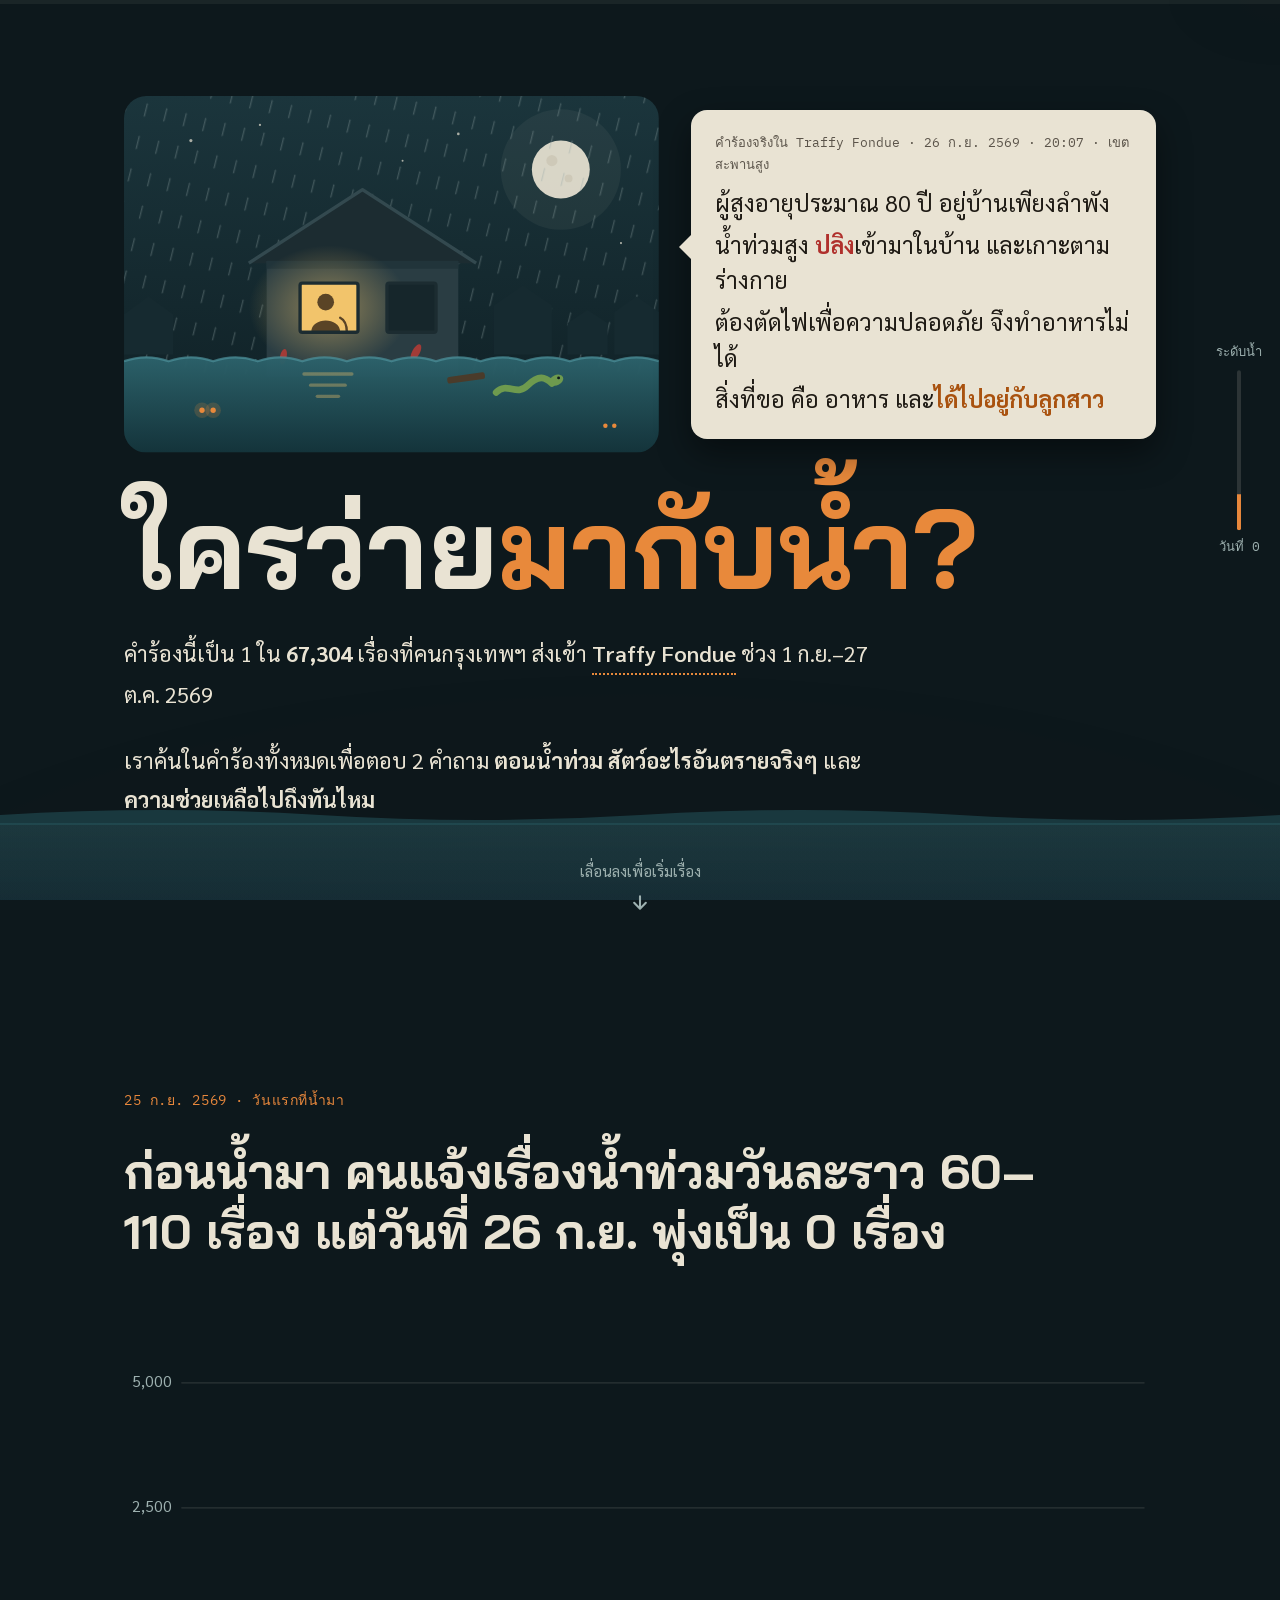
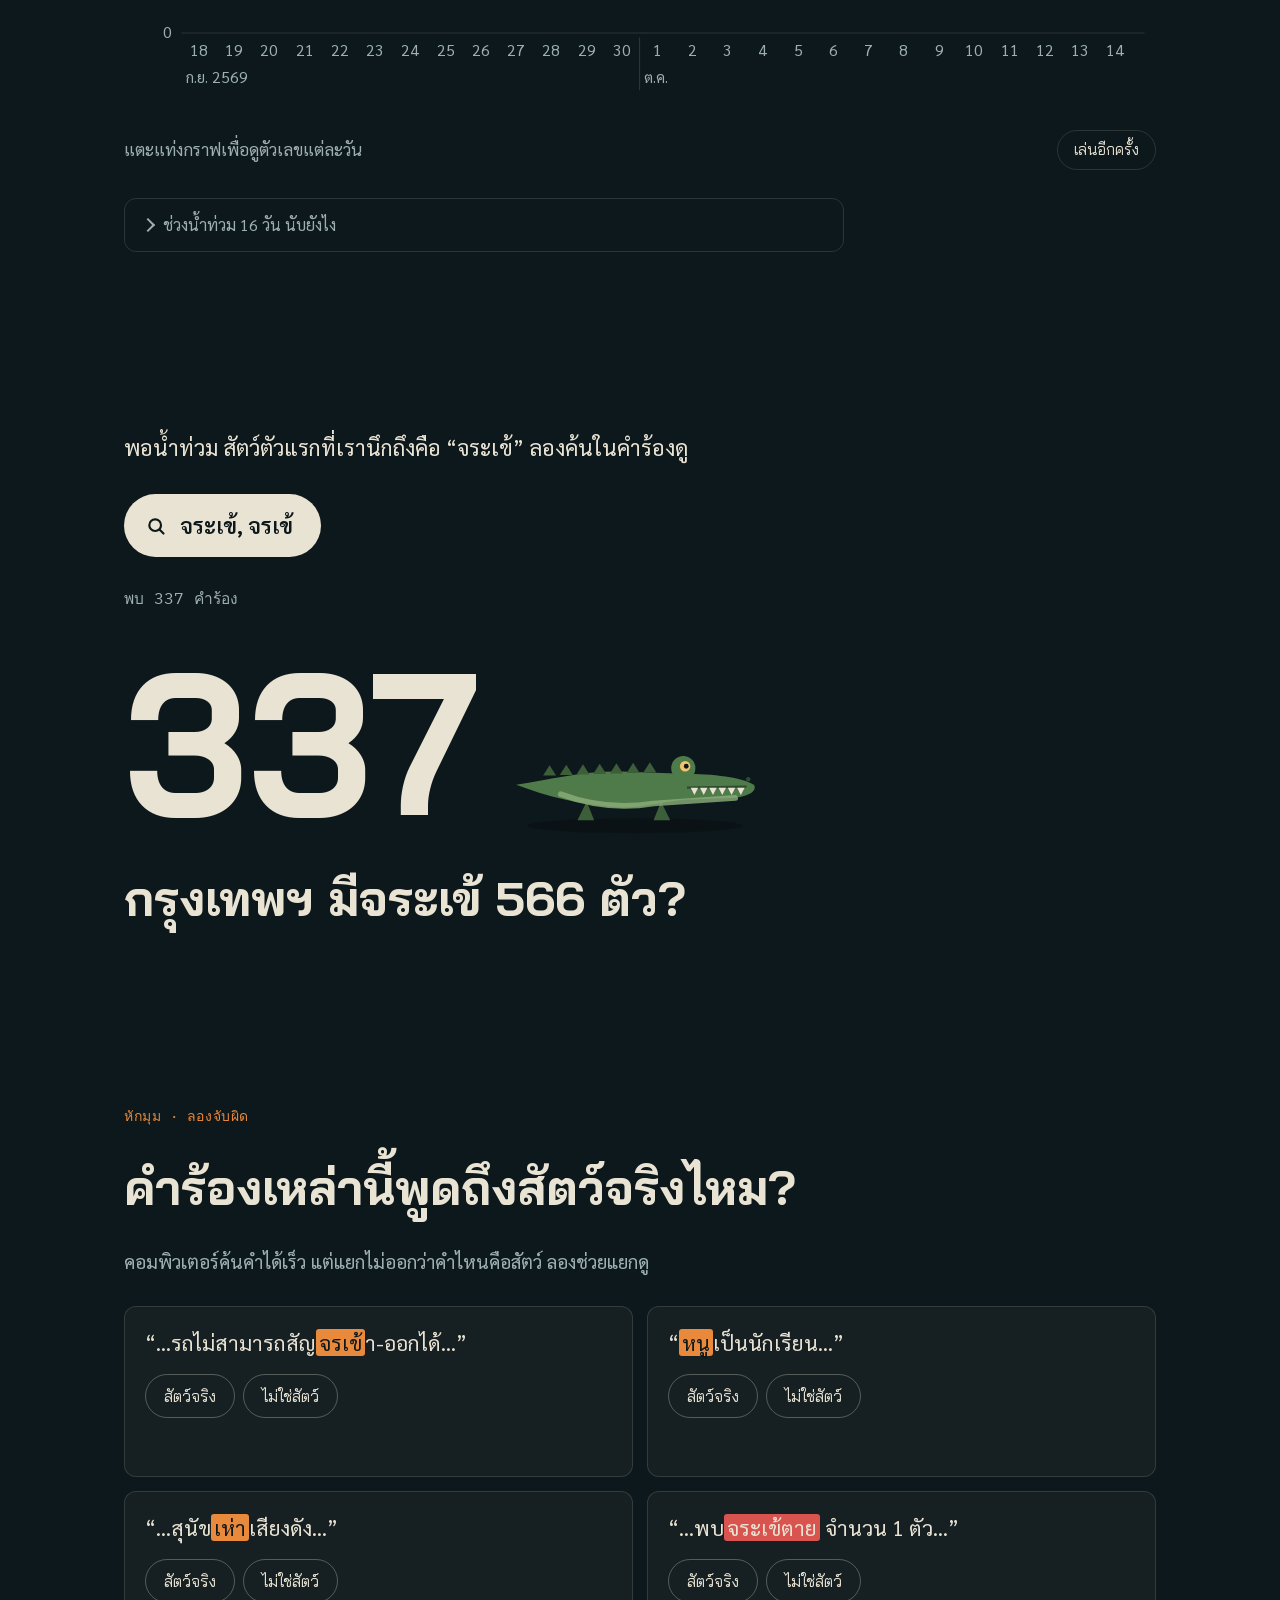
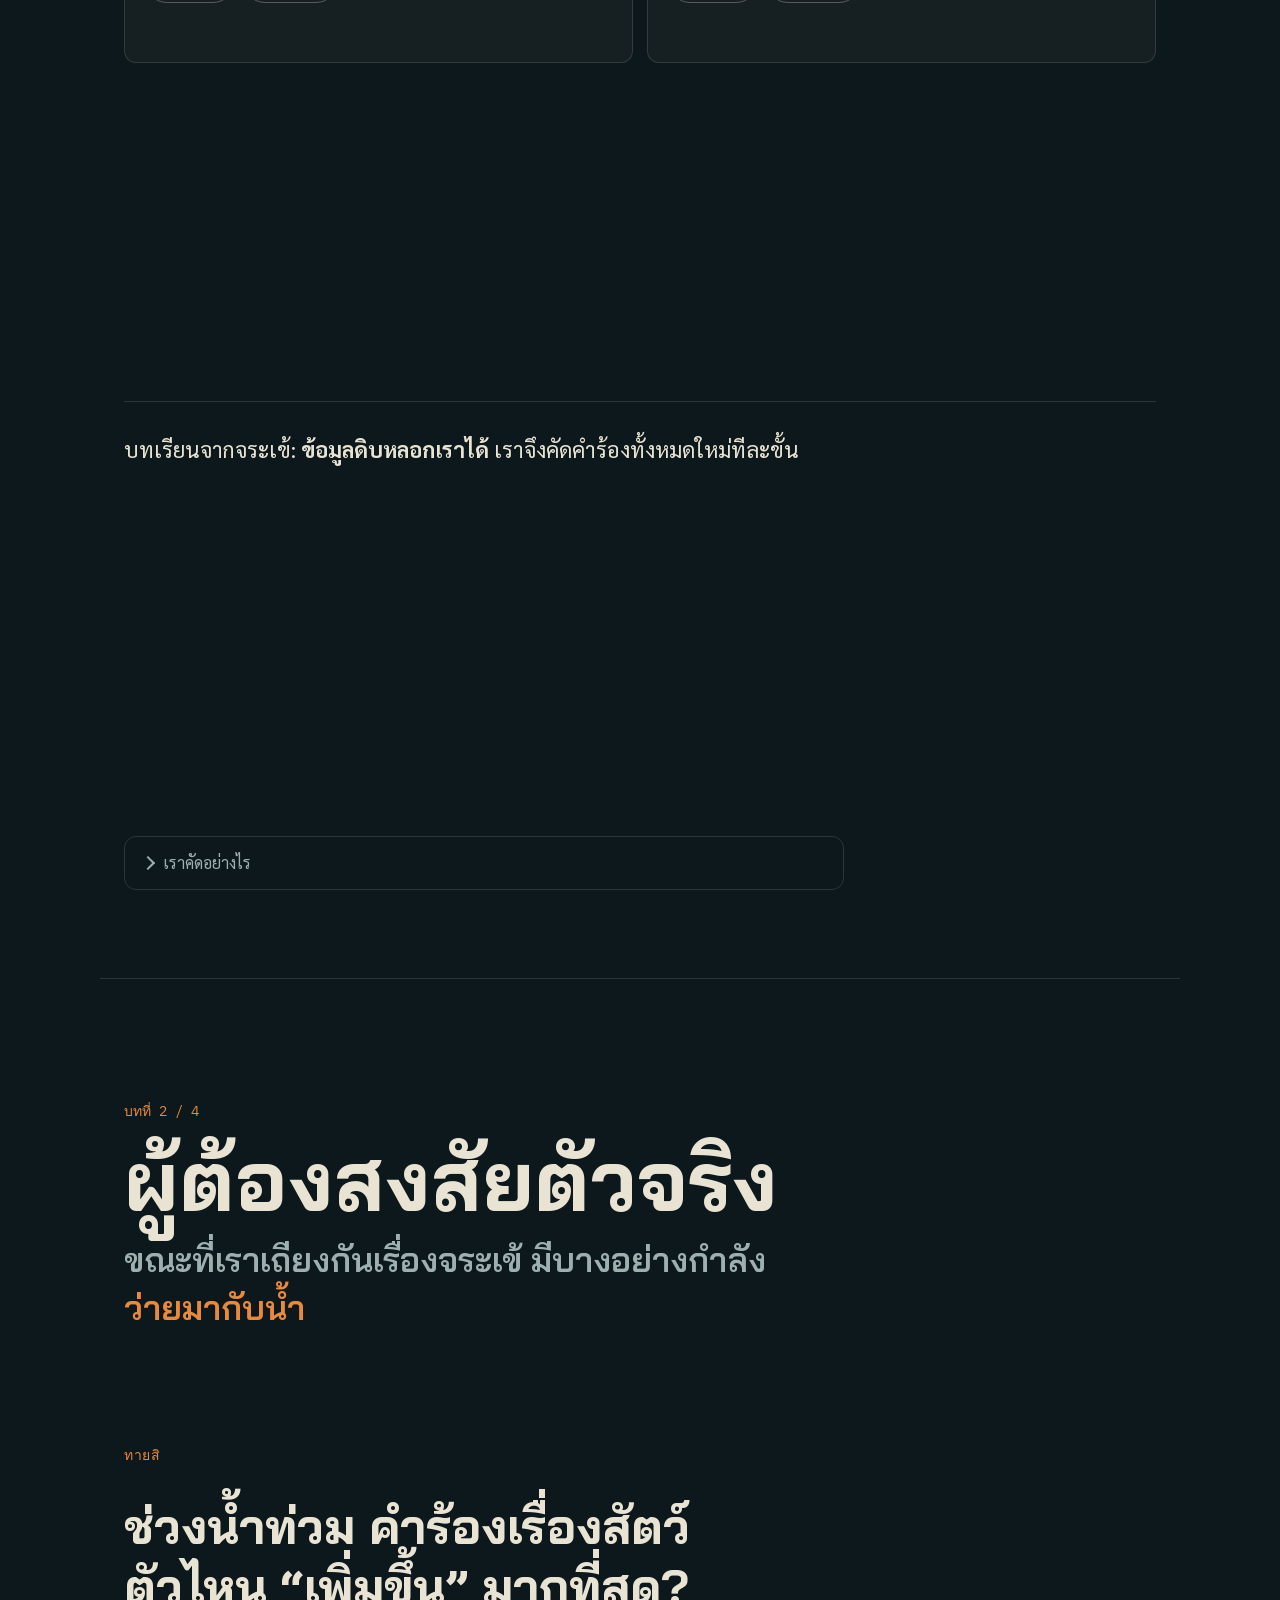
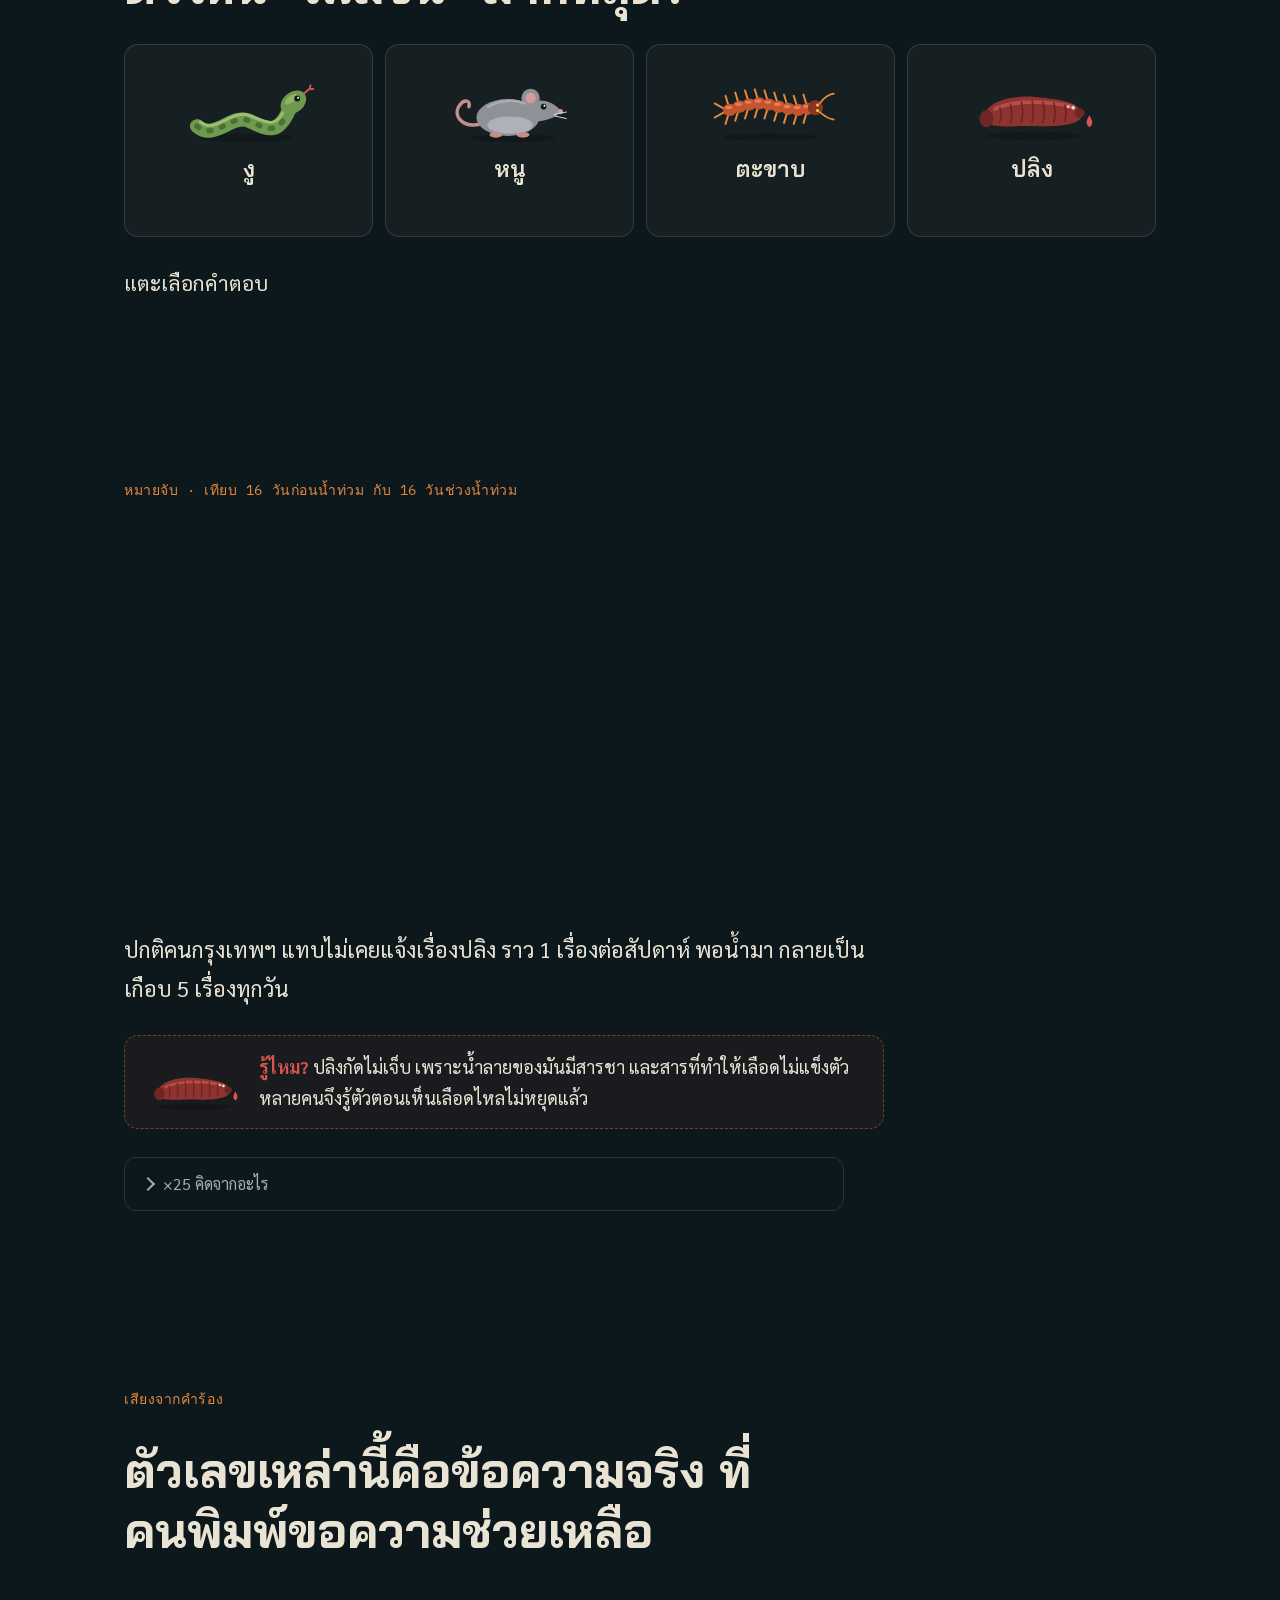
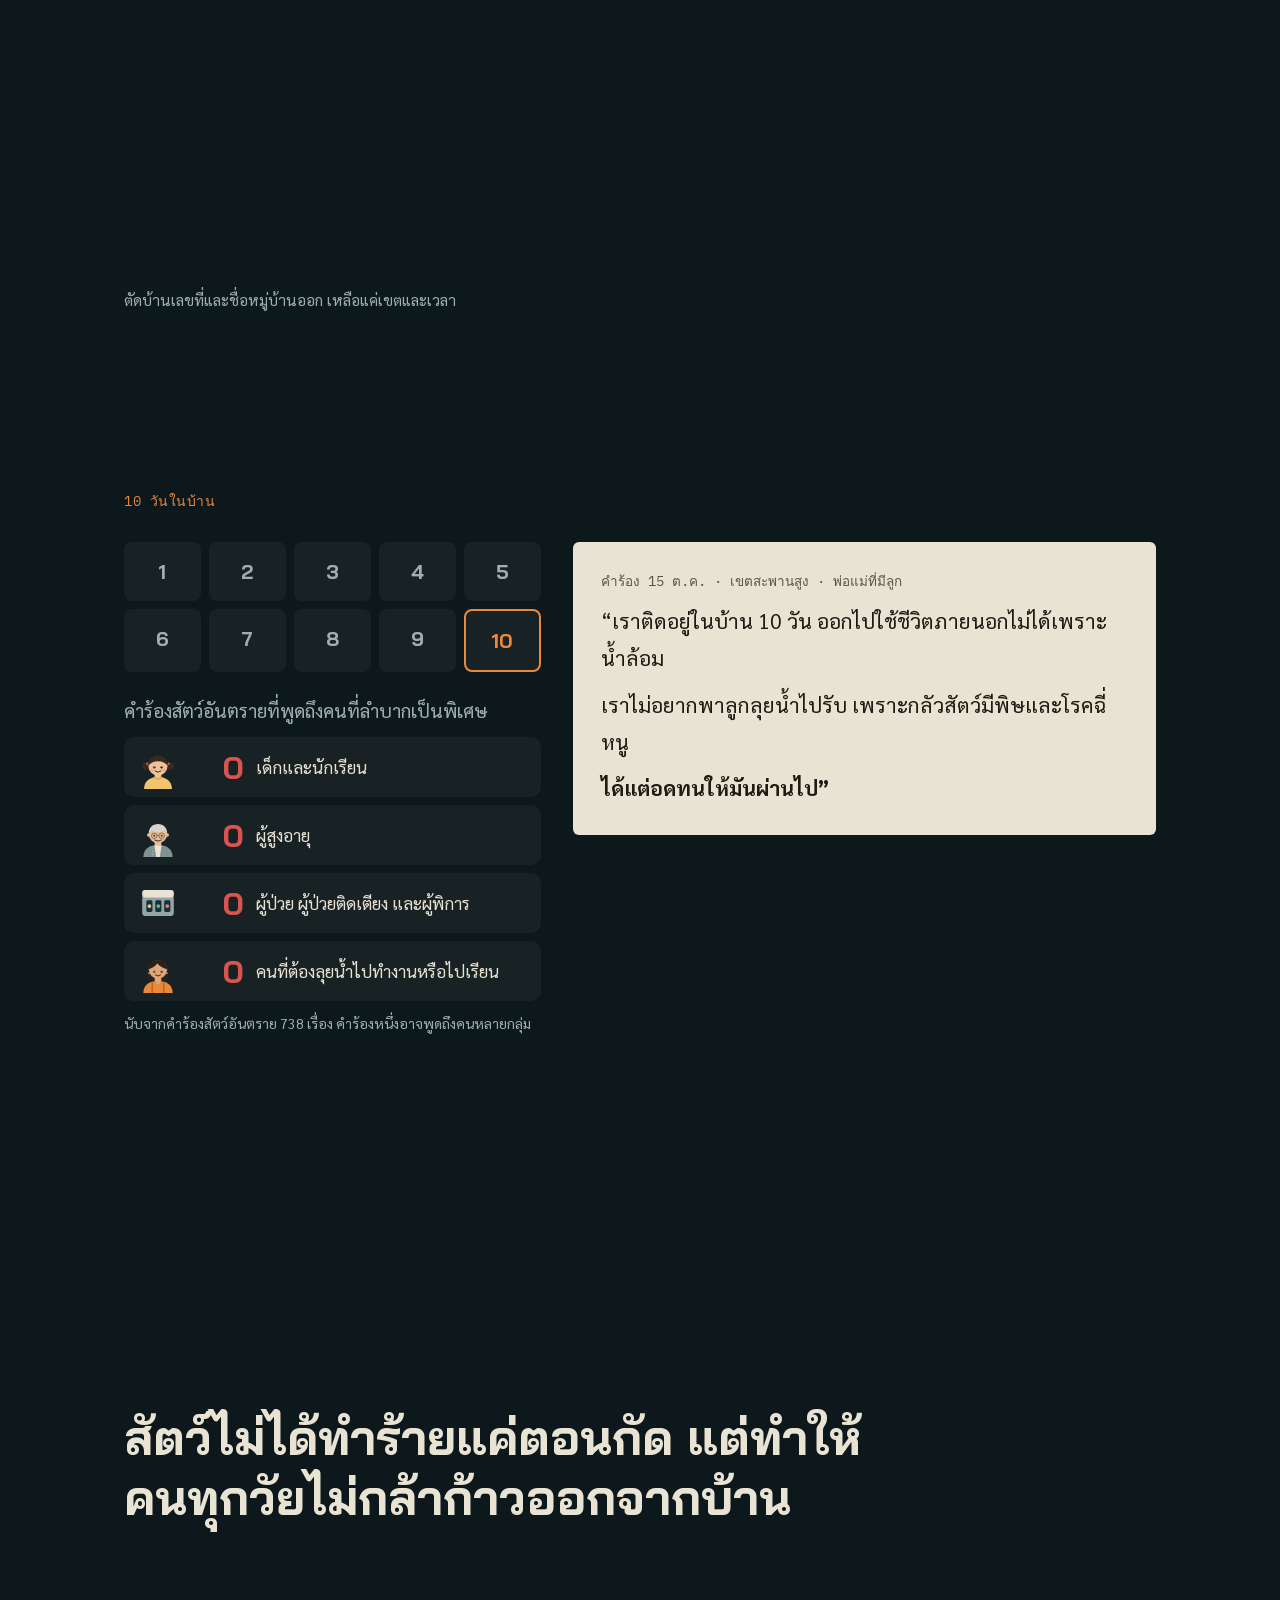
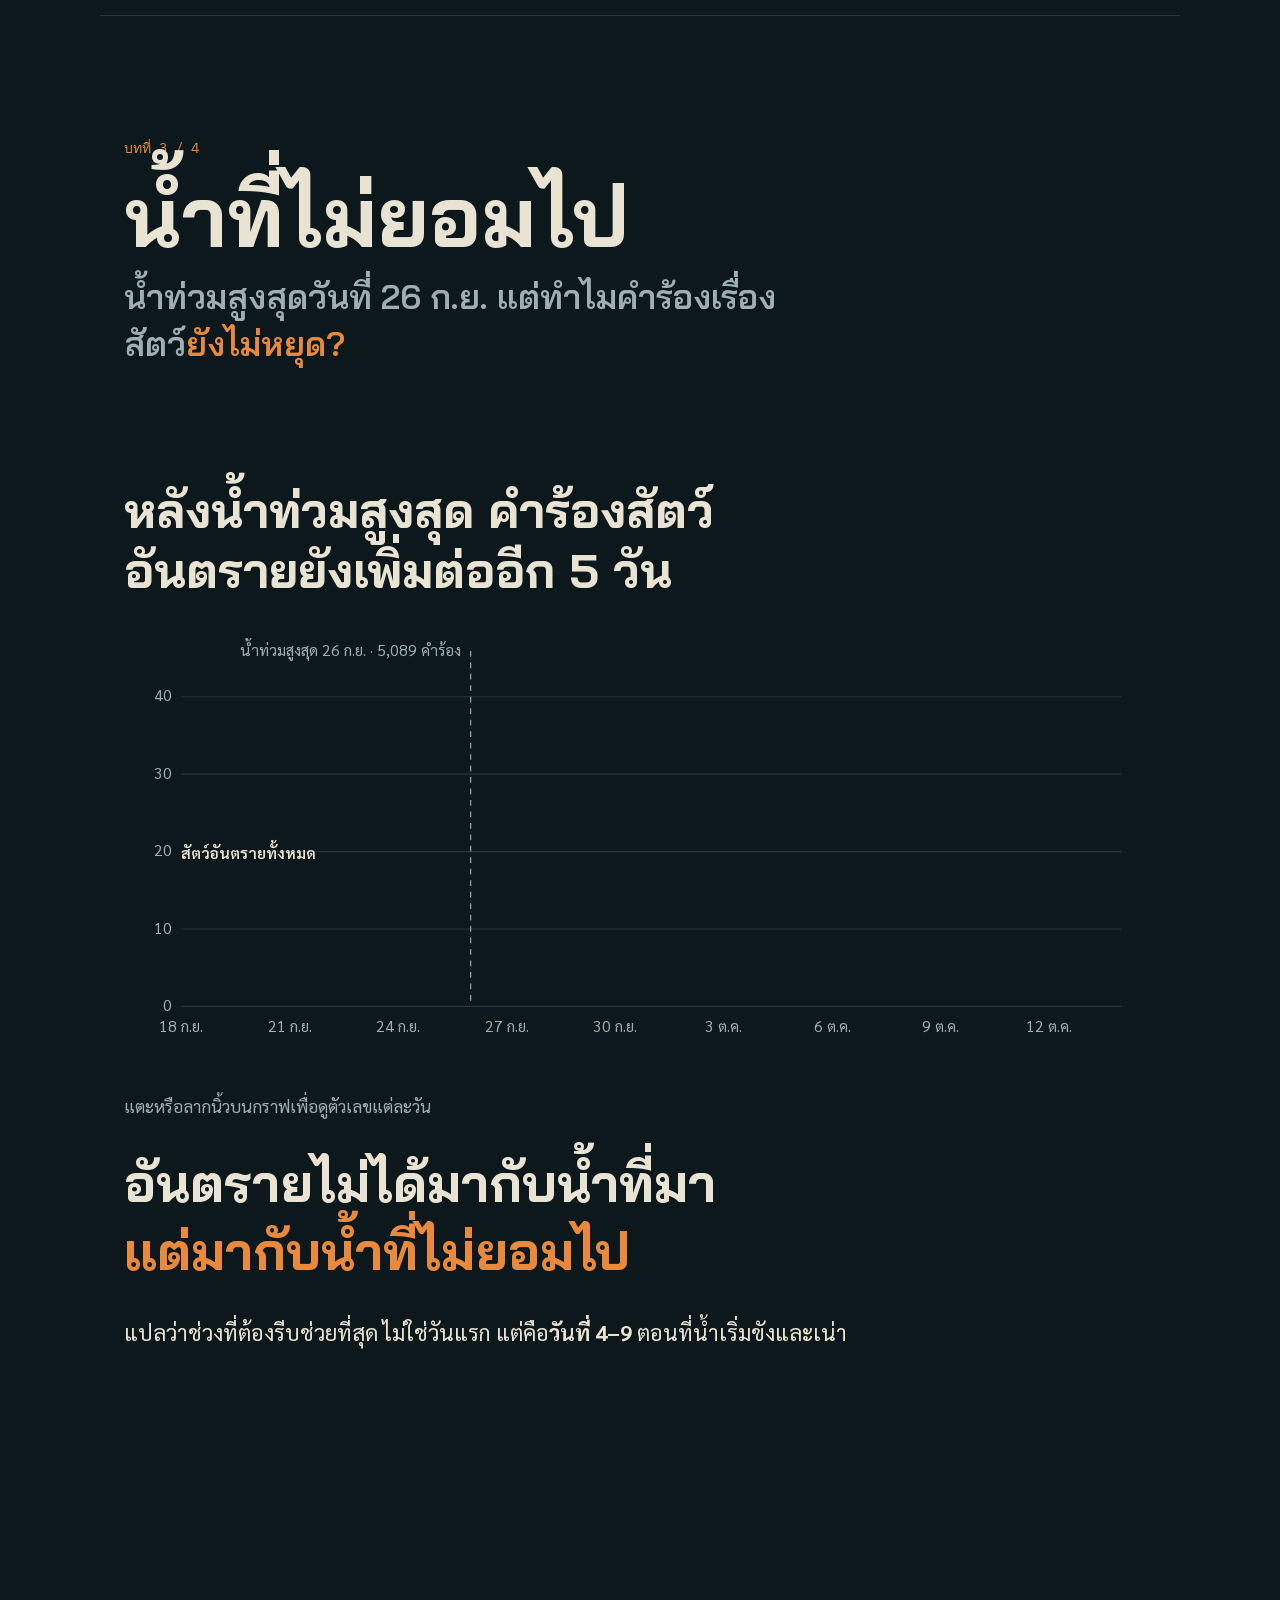
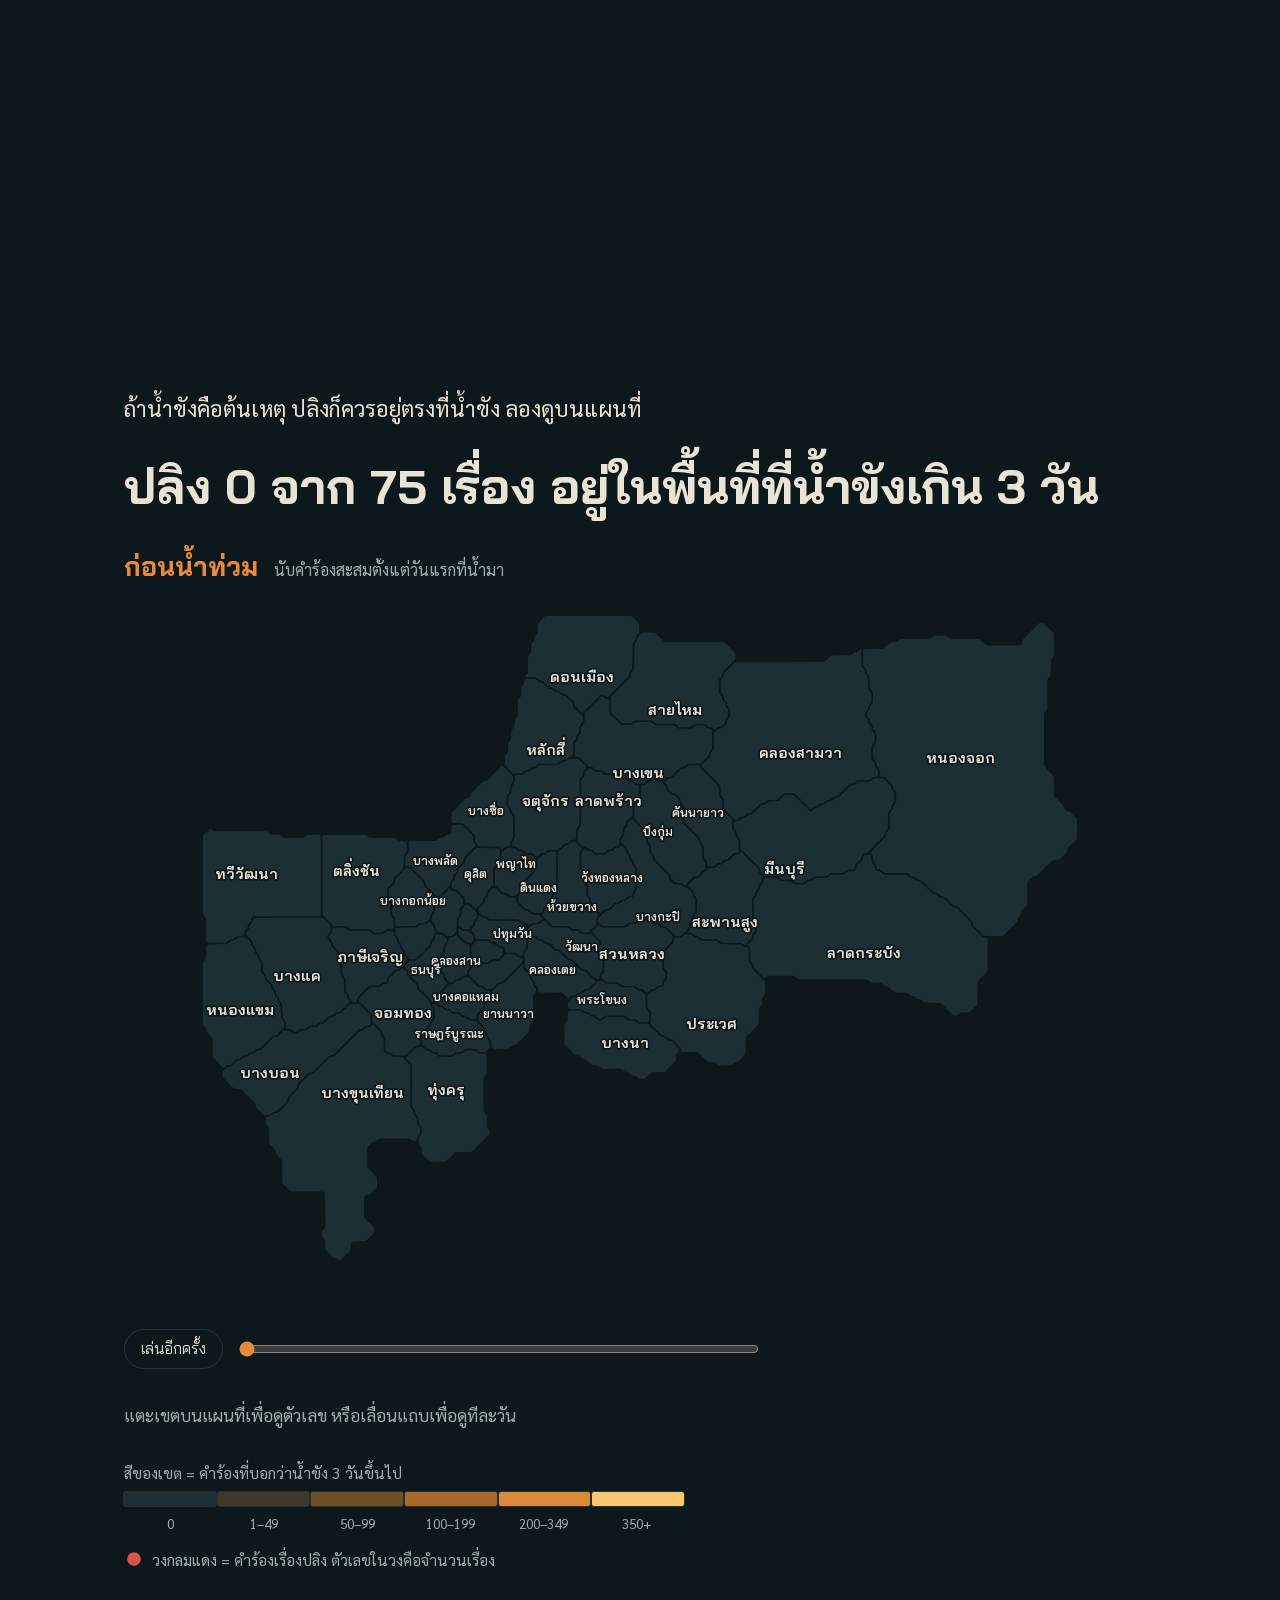
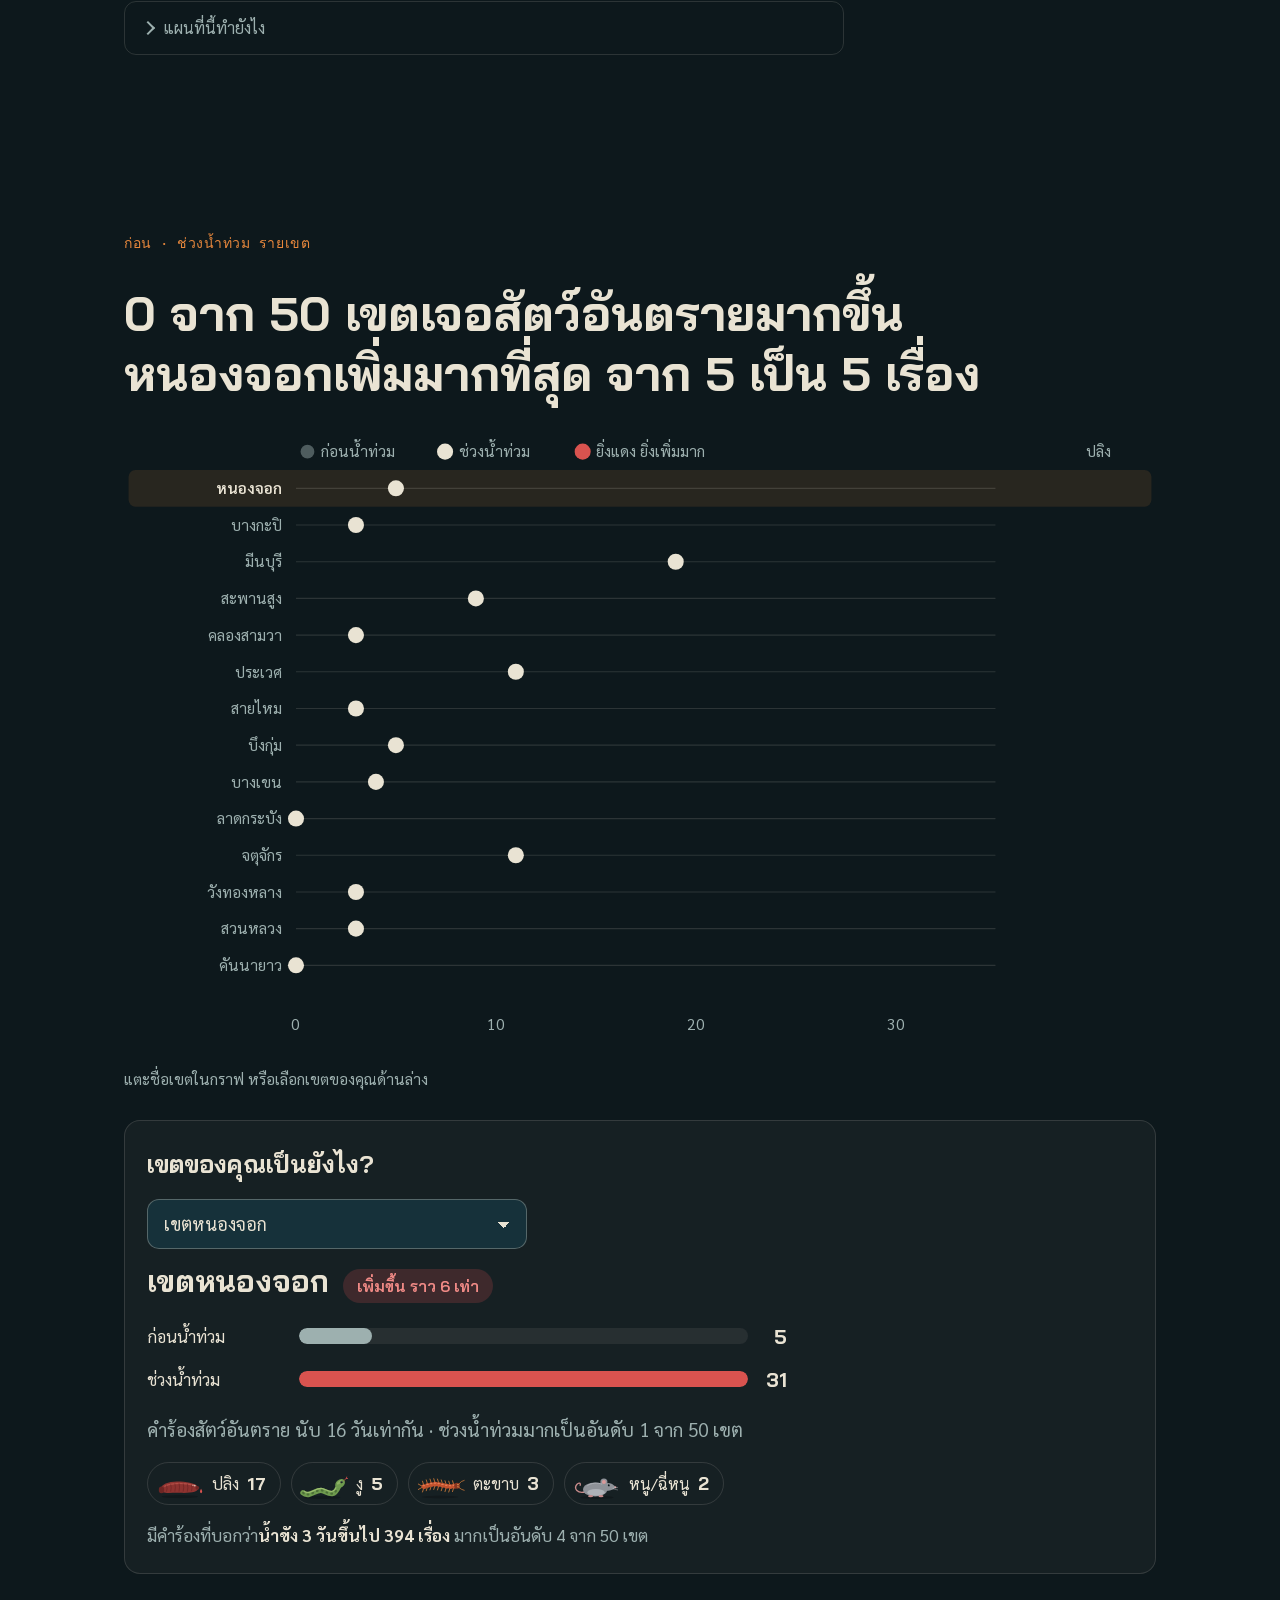
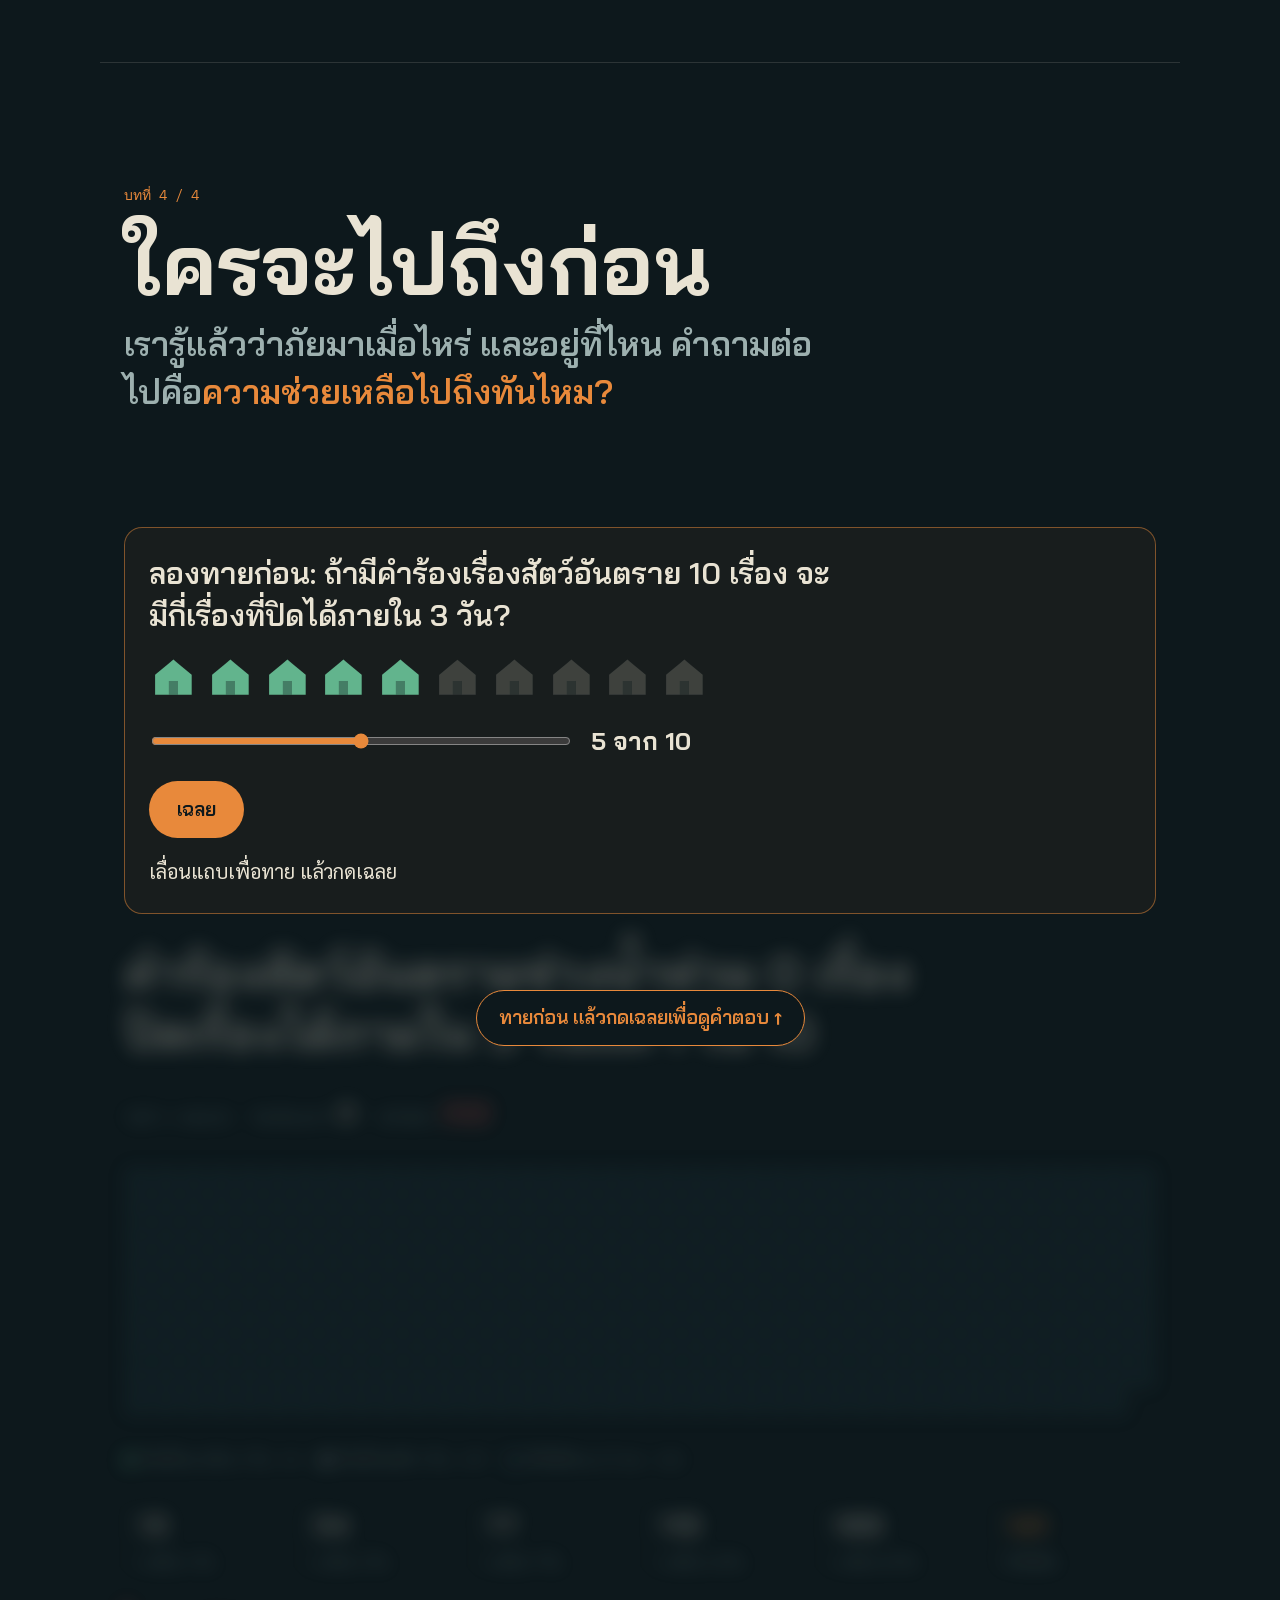
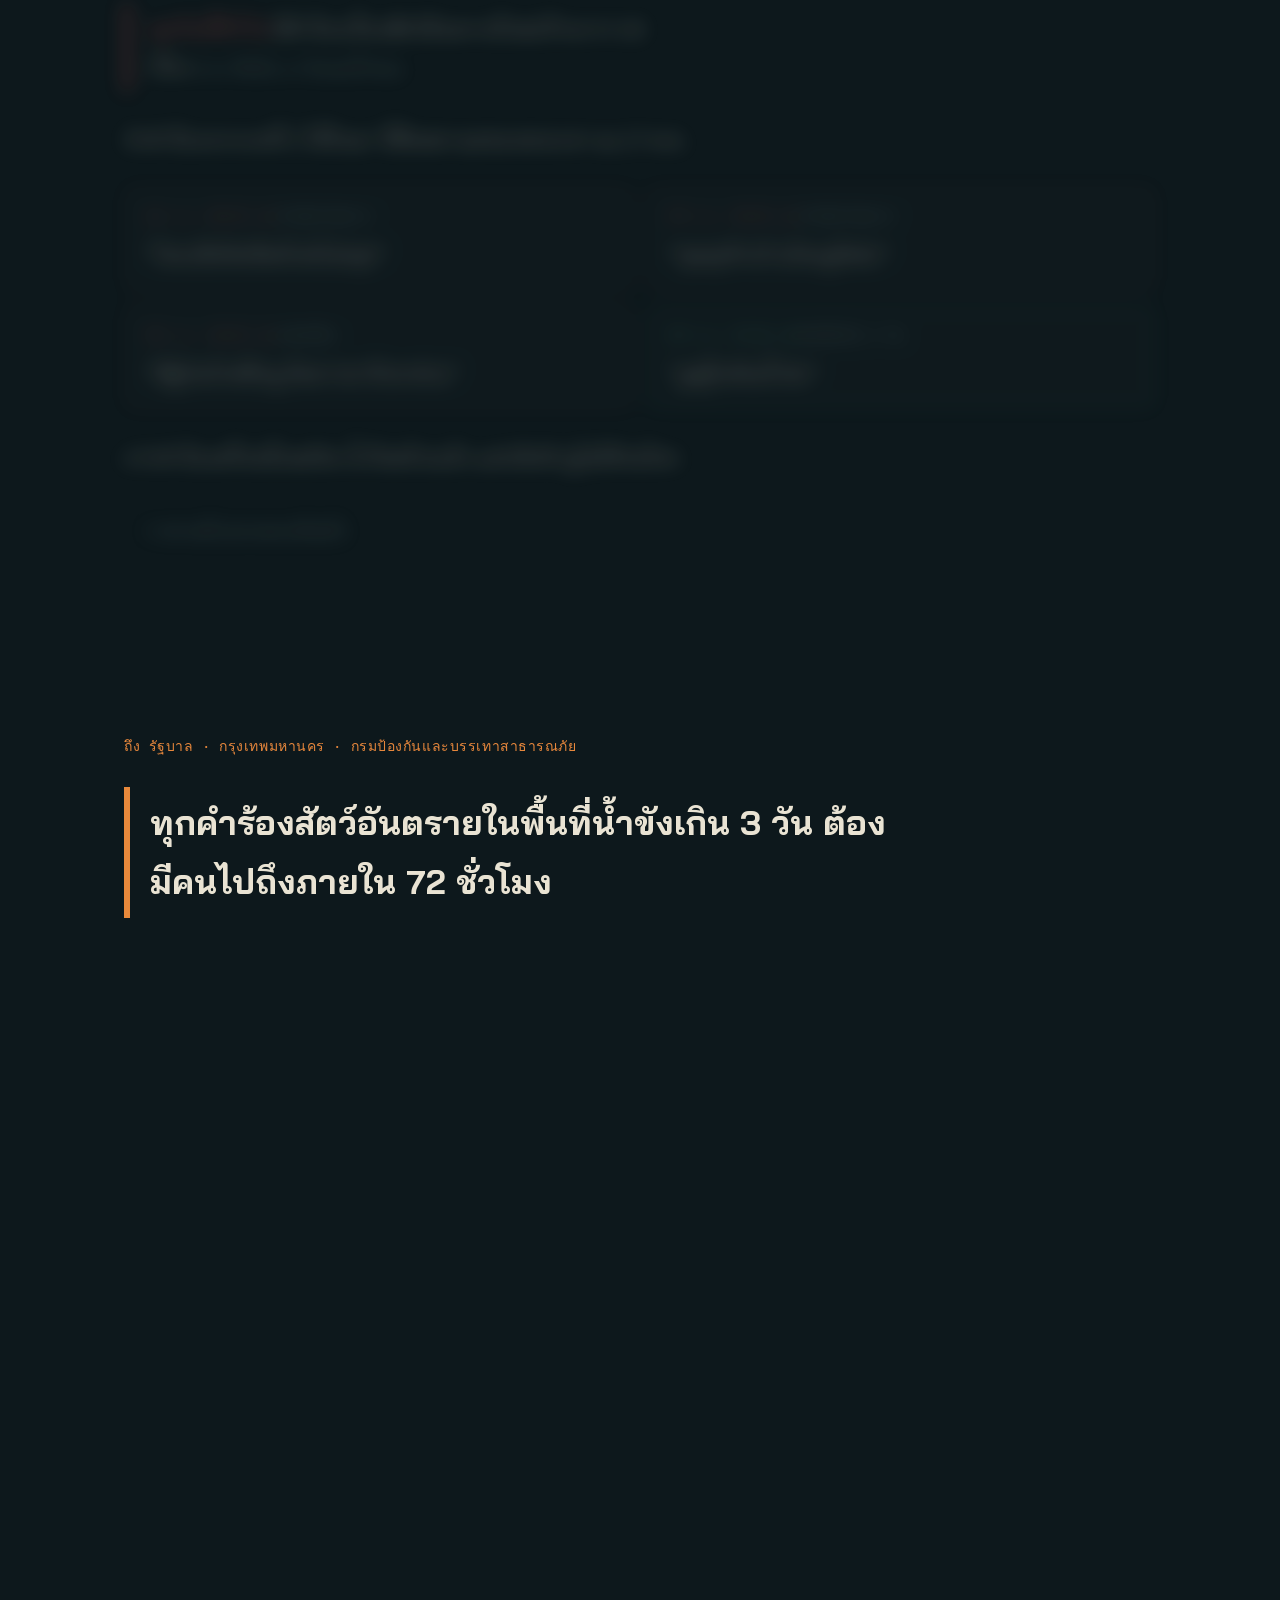
<file: index.html>
<!DOCTYPE html>
<html lang="th">
<head>
<meta charset="utf-8">
<meta name="viewport" content="width=device-width, initial-scale=1">
<title>ใครว่ายมากับน้ำ?</title>
<meta name="description" content="คำร้อง Traffy Fondue 94,587 เรื่องช่วงน้ำท่วมกรุงเทพฯ 2569 บอกอะไรเรื่องสัตว์อันตราย: คำร้องเรื่องปลิงเพิ่ม 25 เท่า และปิดเรื่องได้ภายใน 3 วันแค่ 1 ใน 10">
<meta property="og:title" content="ใครว่ายมากับน้ำ?">
<meta property="og:description" content="คำร้อง Traffy Fondue 94,587 เรื่องช่วงน้ำท่วมกรุงเทพฯ 2569 บอกอะไรเรื่องสัตว์อันตราย: คำร้องเรื่องปลิงเพิ่ม 25 เท่า และปิดเรื่องได้ภายใน 3 วันแค่ 1 ใน 10">
<meta property="og:type" content="website">
<meta name="theme-color" content="#0D181C">
<link rel="icon" href="data:image/svg+xml,%3Csvg xmlns='http://www.w3.org/2000/svg' viewBox='0 0 64 64'%3E%3Crect width='64' height='64' rx='14' fill='%230D181C'/%3E%3Cpath d='M0 40q8-6 16 0t16 0t16 0t16 0V64H0Z' fill='%232C626B'/%3E%3Cellipse cx='32' cy='29' rx='17' ry='7.5' fill='%23D9534F'/%3E%3Ccircle cx='44' cy='27' r='1.8' fill='%23E9E3D3'/%3E%3C/svg%3E">
<!--
  ===== ไฟล์นี้รวม style.css, art.js, story-data.js, story.js, game.js ไว้ในไฟล์เดียวแล้ว อัปไฟล์นี้ไฟล์เดียวก็ใช้ได้ =====
  ===== วิธีแก้เนื้อหาเว็บนี้ =====
  • ข้อความทั้งหมดอยู่ในไฟล์นี้ แก้ได้ตรงๆ แต่ละหน้าคั่นด้วยบรรทัด  ===== ชื่อหน้า =====
  • ตัวเลขที่วิ่งนับ (มี data-count="...") : แก้ทั้งตัวเลขที่เห็น และค่า data-count ให้ตรงกัน
  • ตัวเลขในกราฟ รายเขต และแผนที่ : story-data.js
  • ภาพวาด : art.js  เรียกใช้ด้วย <svg viewBox="0 0 64 64"><use href="#ชื่อภาพ"/></svg>
  • สีและหน้าตา : style.css   • การเคลื่อนไหวและปุ่มกด : story.js
  • เพิ่มหน้าใหม่ : คัดลอก <section class="page"> ... </section> ทั้งก้อนไปวาง แล้วตั้ง data-ch ตามบท (1–4)
  • เกม : ทำในไฟล์ game.html (ปุ่ม "เล่นเกม" ท้ายเรื่องลิงก์ไปไฟล์นี้แล้ว)
-->
<link rel="preconnect" href="https://fonts.googleapis.com">
<link rel="preconnect" href="https://fonts.gstatic.com" crossorigin>
<link href="https://fonts.googleapis.com/css2?family=Bai+Jamjuree:wght@500;600;700&family=Sarabun:wght@400;500;600;700&family=IBM+Plex+Mono:wght@400;500&display=swap" rel="stylesheet">
<style>
/* VOICE   : เล่าเหมือนข่าวสืบสวนตอนกลางคืน จริงจังแต่อ่านง่าย เด็กก็ตามทัน
   IDEA    : เลื่อนผ่านคำร้องจริงทีละใบ ระดับน้ำด้านหลังขึ้นลงตามวันของน้ำท่วม
   PICTURE : ภาพวาดบ้านกลางน้ำ สัตว์ 4 ตัว และฉาก 3 ระลอก วาดเองด้วย SVG (art.js)
   COLOUR  : คืนสีน้ำเงินเขียวเข้ม ตัวหนังสือสีกระดูก ส้มไซเรนคือสีเด่น แดงปลิงใช้กับอันตรายเท่านั้น
   LAYOUT  : คอลัมน์เดียว 1080px แบ่ง 4 บท ทุกบทมีจุดให้แตะเล่น */
:root {
  --night: #0D181C;
  --water: #16313A;
  --bone: #E9E3D3;
  --silt: #9DB0AF;
  --siren: #E8893B;
  --leech: #D9534F;
  --safe: #62B48D;
  --line: rgba(233, 227, 211, 0.14);
  --card: rgba(233, 227, 211, 0.04);
  --font-display: "Bai Jamjuree", "Sarabun", system-ui, sans-serif;
  --font-body: "Sarabun", system-ui, sans-serif;
  --font-mono: "IBM Plex Mono", ui-monospace, monospace;
  color-scheme: dark;
}
* { box-sizing: border-box; min-width: 0; }
html { scroll-behavior: smooth; scroll-padding-top: 72px; }
body { margin: 0; background: var(--night); color: var(--bone); font-family: var(--font-body); font-size: 19px; line-height: 1.75; -webkit-font-smoothing: antialiased; overflow-x: clip; }
h1, h2, h3 { font-family: var(--font-display); line-height: 1.25; text-wrap: balance; margin: 0; }
p { margin: 0; max-width: 64ch; }
a { color: var(--siren); }
a:focus-visible, button:focus-visible, select:focus-visible, input:focus-visible, summary:focus-visible { outline: 3px solid var(--siren); outline-offset: 3px; }
button { font: inherit; }
.num { font-variant-numeric: tabular-nums; }
.t-siren { color: var(--siren); }
.t-leech { color: var(--leech); }

/* ฉากหลัง: ระดับน้ำ ความแดง แถบความคืบหน้า */
#flood { position: fixed; left: 0; right: 0; bottom: 0; height: 6vh; z-index: 0; pointer-events: none; transition: height 0.25s linear; }
#flood svg { position: absolute; top: -18px; left: 0; width: 200%; height: 20px; animation: drift 9s linear infinite; }
#flood .body { position: absolute; inset: 0; background: linear-gradient(180deg, rgba(38, 84, 92, 0.55), rgba(22, 49, 58, 0.85)); }
#flood .rust { position: absolute; inset: 0; opacity: 0; background: linear-gradient(180deg, rgba(122, 64, 42, 0.6), rgba(68, 34, 28, 0.9)); }
#heat { position: fixed; inset: 0; z-index: 0; pointer-events: none; opacity: 0; background: radial-gradient(130% 75% at 50% 115%, rgba(217, 83, 79, 0.6), rgba(217, 83, 79, 0) 70%), radial-gradient(60% 50% at 100% 0%, rgba(217, 83, 79, 0.18), rgba(217, 83, 79, 0) 70%); }
#gauge { position: fixed; right: 18px; top: 50%; transform: translateY(-50%); z-index: 3; font-family: var(--font-mono); font-size: 13px; color: var(--silt); display: flex; flex-direction: column; align-items: center; gap: 6px; }
#gauge .bar { width: 4px; height: 160px; background: var(--line); border-radius: 2px; position: relative; overflow: hidden; }
#gauge .fill { position: absolute; left: 0; right: 0; bottom: 0; background: var(--siren); height: 0%; }
#prog { position: fixed; top: 0; left: 0; right: 0; height: 4px; z-index: 20; pointer-events: none; background: rgba(233, 227, 211, 0.06); }
#prog .fill { height: 100%; width: 0%; background: linear-gradient(90deg, var(--siren), var(--leech)); }
@keyframes drift { from { transform: translateX(0); } to { transform: translateX(-50%); } }

/* เมนูบท */
.chap { position: fixed; top: 12px; left: 50%; z-index: 15; transform: translate(-50%, -90px); transition: transform 0.35s ease; }
.chap.show { transform: translate(-50%, 0); }
.chap-now { display: inline-flex; align-items: center; gap: 10px; min-height: 44px; padding: 6px 16px; border-radius: 40px; border: 1px solid var(--line); background: rgba(13, 24, 28, 0.9); backdrop-filter: blur(8px); color: var(--bone); font-family: var(--font-display); font-size: 16px; cursor: pointer; white-space: nowrap; }
#chapNum { font-family: var(--font-mono); font-size: 13px; color: var(--siren); }
#chapList { position: absolute; top: 54px; left: 50%; transform: translateX(-50%); min-width: 250px; margin: 0; padding: 8px; list-style: none; background: #13252B; border: 1px solid var(--line); border-radius: 14px; box-shadow: 0 16px 40px rgba(0, 0, 0, 0.5); }
#chapList a { display: block; padding: 10px 14px; border-radius: 8px; color: var(--bone); text-decoration: none; font-family: var(--font-display); font-size: 17px; }
#chapList a:hover { background: rgba(233, 227, 211, 0.07); }
#chapList a[aria-current="true"] { color: var(--siren); }

/* โครงหน้า */
main { position: relative; z-index: 1; }
.page { max-width: 1080px; margin: 0 auto; padding: 88px 24px; display: flex; flex-direction: column; gap: 28px; }
.eyebrow { font-family: var(--font-mono); font-size: 14px; letter-spacing: 0.04em; color: color-mix(in oklab, var(--siren), var(--leech) calc(var(--heat, 0) * 100%)); }
.page h2 { font-size: clamp(30px, 4.4vw, 48px); font-weight: 700; }
.lead { font-size: 22px; }
.muted { color: var(--silt); }
.note, .hint { font-size: 15.5px; color: var(--silt); }
.chapter { position: relative; z-index: 1; max-width: 1080px; margin: 0 auto; padding: 120px 24px 24px; border-top: 1px solid var(--line); display: flex; flex-direction: column; gap: 10px; }
.chapter-n { font-family: var(--font-mono); font-size: 14px; color: var(--siren); }
.chapter-t { font-size: clamp(42px, 7vw, 84px); font-weight: 700; line-height: 1.1; }
.chapter-q { font-family: var(--font-display); font-weight: 600; font-size: clamp(22px, 3vw, 34px); line-height: 1.4; color: var(--silt); max-width: 30ch; }
.chapter-q em { font-style: normal; color: var(--siren); }

/* กล่อง "นับยังไง" พับได้ */
.how { border: 1px solid var(--line); border-radius: 12px; padding: 0 18px; max-width: 72ch; }
.how summary { cursor: pointer; list-style: none; padding: 12px 0; font-size: 16px; color: var(--silt); display: flex; align-items: center; gap: 10px; min-height: 44px; }
.how summary::-webkit-details-marker { display: none; }
.how summary::before { content: ""; width: 8px; height: 8px; border-right: 2px solid currentColor; border-bottom: 2px solid currentColor; transform: rotate(-45deg); transition: transform 0.2s; flex: none; }
.how[open] summary::before { transform: rotate(45deg); }
.how summary:hover { color: var(--bone); }
.how p { padding-bottom: 16px; font-size: 16px; color: var(--silt); }

/* คำที่แตะเพื่อดูความหมาย */
.tip { color: inherit; background: none; border: 0; padding: 0; border-bottom: 2px dotted var(--siren); cursor: help; font-weight: 600; line-height: inherit; }
.tip:hover { color: var(--siren); }
.sheet { position: fixed; left: 50%; bottom: 16px; transform: translateX(-50%); z-index: 30; width: min(560px, calc(100% - 24px)); background: var(--bone); color: #1E1A14; border-radius: 16px; padding: 18px 20px; box-shadow: 0 16px 40px rgba(0, 0, 0, 0.55); display: grid; grid-template-columns: minmax(0, 1fr) auto; gap: 4px 14px; }
.sheet[hidden] { display: none; }
.sheet b { font-family: var(--font-display); font-size: 19px; }
.sheet p { grid-column: 1; font-size: 17px; line-height: 1.6; }
.sheet button { grid-column: 2; grid-row: 1 / 3; align-self: start; min-height: 40px; padding: 6px 16px; border: 0; border-radius: 20px; background: #1E1A14; color: var(--bone); cursor: pointer; }

/* ใบคำร้อง */
.ticket { position: relative; background: var(--card); border: 1px solid var(--line); border-radius: 10px; padding: 18px 20px; display: flex; flex-direction: column; gap: 8px; }
.ticket:has(.t-ico) { padding-right: 86px; }
.ticket .t-ico { position: absolute; right: 14px; top: 14px; width: 62px; }
.ticket .meta { font-family: var(--font-mono); font-size: 13.5px; color: var(--silt); display: flex; gap: 14px; flex-wrap: wrap; }
.ticket .meta b { color: var(--siren); font-weight: 500; }
.ticket q { font-size: 20px; quotes: "“" "”"; }
.ticket q.loud { font-size: 27px; font-weight: 600; }
.ticket.red { border-color: rgba(217, 83, 79, 0.55); }
.ticket.red .meta b { color: var(--leech); }
.ticket.ok { border-color: rgba(98, 180, 141, 0.6); }
.ticket.ok .meta b { color: var(--safe); }
.tickets { display: grid; grid-template-columns: repeat(2, minmax(0, 1fr)); gap: 14px; }

/* เปิดเรื่อง */
.hero { padding-top: 96px; }
.hero-grid { display: grid; grid-template-columns: minmax(0, 1.15fr) minmax(0, 1fr); gap: 32px; align-items: center; }
.hero-art { margin: 0; }
.hero-art svg, .end-art svg { display: block; width: 100%; height: auto; }
.bubble { position: relative; background: var(--bone); color: #1E1A14; border-radius: 16px; padding: 22px 24px; box-shadow: 0 14px 34px rgba(0, 0, 0, 0.45); }
.bubble::before { content: ""; position: absolute; left: -12px; top: 38%; border: 12px solid transparent; border-left: 0; border-right-color: var(--bone); }
.bubble-meta { font-family: var(--font-mono); font-size: 13px; color: #5B544A; margin-bottom: 8px; }
.bubble .lines { display: flex; flex-direction: column; gap: 6px; font-size: clamp(19px, 2.1vw, 23px); line-height: 1.55; }
.bubble .t-leech { color: #B0302C; }
.bubble .t-siren { color: #A9520F; }
.bubble.armed .lines span { opacity: 0; }
.bubble.go .lines span { animation: type 0.9s ease-out both; }
.bubble.go .lines span:nth-child(2) { animation-delay: 0.7s; }
.bubble.go .lines span:nth-child(3) { animation-delay: 1.4s; }
.bubble.go .lines span:nth-child(4) { animation-delay: 2.1s; }
@keyframes type { from { opacity: 0; transform: translateY(8px); } to { opacity: 1; transform: none; } }
.hero h1 { font-size: clamp(52px, 9vw, 112px); font-weight: 700; line-height: 1.05; margin-top: 8px; }
.hero h1 em { font-style: normal; color: var(--siren); }
.scroll-hint { display: flex; flex-direction: column; align-items: center; gap: 8px; color: var(--silt); font-size: 15px; padding-top: 12px; }
.scroll-hint svg { animation: sh-bounce 2.2s ease-in-out infinite; }
@keyframes sh-bounce { 0%, 100% { transform: translateY(0); } 55% { transform: translateY(10px); } }

/* จระเข้ */
.search { display: flex; align-items: center; gap: 14px; background: var(--bone); color: var(--night); border-radius: 40px; padding: 12px 22px; width: fit-content; font-size: 22px; font-weight: 600; }
.caret { width: 2px; height: 1.1em; background: var(--night); margin-left: -10px; opacity: 0; }
.searching .caret { opacity: 1; animation: blink 0.8s steps(1) infinite; }
#qStatus { min-height: 1.7em; font-family: var(--font-mono); }
.big { font-family: var(--font-display); font-weight: 700; font-size: clamp(90px, 18vw, 200px); line-height: 1; color: var(--siren); }
.croc-row { display: flex; align-items: flex-end; gap: 12px 28px; flex-wrap: wrap; }
.croc-art { width: clamp(150px, 24vw, 260px); }
#n566 { transition: color 0.6s; transform-origin: left bottom; cursor: pointer; }
#n566.ticking { color: var(--bone); }
#n566.landed { animation: land 0.45s cubic-bezier(0.3, 1.6, 0.5, 1); }
@keyframes land { 40% { transform: scale(1.08); } }
mark { background: var(--siren); color: var(--night); padding: 0 3px; border-radius: 3px; }
mark.red { background: var(--leech); color: var(--bone); }

/* จับผิดคำร้อง */
.fakes { display: grid; grid-template-columns: repeat(2, minmax(0, 1fr)); gap: 14px; }
.fake { background: var(--card); border: 1px solid var(--line); border-radius: 12px; padding: 18px 20px; display: flex; flex-direction: column; gap: 12px; transition: border-color 0.3s, background 0.3s; }
.fake q { font-size: 21px; quotes: "“" "”"; }
.fake-btns { display: flex; gap: 8px; flex-wrap: wrap; }
.fake-btns button { min-height: 44px; padding: 6px 18px; border-radius: 30px; border: 1px solid rgba(233, 227, 211, 0.3); background: transparent; color: var(--bone); font-family: var(--font-display); font-size: 16px; cursor: pointer; }
.fake-btns button:hover { border-color: var(--siren); }
.fake.done .fake-btns button { cursor: default; opacity: 0.45; }
.fake.done .fake-btns button.picked { opacity: 1; background: rgba(233, 227, 211, 0.12); }
.fake.right { border-color: rgba(98, 180, 141, 0.7); background: rgba(98, 180, 141, 0.07); }
.fake.wrong { border-color: rgba(232, 137, 59, 0.7); background: rgba(232, 137, 59, 0.07); }
.fake-why { font-size: 16.5px; color: var(--silt); }
.fake-why b { color: var(--bone); }
.js .fake:not(.done) .fake-why { visibility: hidden; }
.fake-score { font-family: var(--font-display); font-size: 21px; min-height: 1.5em; }
.funnel { display: flex; align-items: flex-end; gap: 20px 32px; flex-wrap: wrap; }
.funnel > div { display: flex; flex-direction: column; gap: 4px; max-width: 16em; }
.funnel .n { font-family: var(--font-display); font-weight: 700; line-height: 1; }
.funnel-end svg { width: 130px; }
.clean { border-top: 1px solid var(--line); padding-top: 28px; display: flex; flex-direction: column; gap: 16px; }
.clean-t { font-size: 22px; }
.sieve { list-style: none; padding: 0; margin: 0; display: grid; gap: 10px; }
.sieve li { display: grid; grid-template-columns: 112px minmax(0, 1fr); align-items: baseline; gap: 18px; padding: 12px 18px; border-left: 5px solid rgba(233, 227, 211, 0.25); background: var(--card); border-radius: 0 10px 10px 0; }
.sieve li:nth-child(2) { margin-left: 3%; }
.sieve li:nth-child(3) { margin-left: 6%; }
.sieve li:nth-child(4) { margin-left: 9%; }
.sieve b { font-family: var(--font-display); font-size: 30px; text-align: right; }
.sieve span { font-size: 17.5px; }
.sieve li.hl { border-left-color: var(--leech); background: rgba(217, 83, 79, 0.08); }
.sieve li.hl b { color: var(--leech); }

/* กราฟ */
.chart { width: 100%; overflow-x: auto; }
.chart svg { display: block; width: 100%; height: auto; min-width: 560px; }
.chart text { fill: var(--silt); font-family: var(--font-body); font-size: 13.5px; transition: opacity 0.4s; }
.chart .hl { fill: var(--bone); font-weight: 600; }
.chart-foot { display: flex; justify-content: space-between; align-items: center; gap: 12px; flex-wrap: wrap; }
.readout { font-size: 17px; color: var(--silt); min-height: 1.7em; }
.readout b { color: var(--bone); }
.replay { min-height: 40px; padding: 6px 16px; border-radius: 30px; border: 1px solid var(--line); background: transparent; color: var(--bone); font-family: var(--font-display); font-size: 15px; cursor: pointer; }
.replay:hover { border-color: var(--siren); }
.hit { fill: transparent; cursor: pointer; }
.swipe { display: none; font-size: 15px; color: var(--silt); margin-top: -14px; }

/* ทายสิ */
.quiz { display: grid; grid-template-columns: repeat(4, minmax(0, 1fr)); gap: 12px; }
.quiz button { color: var(--bone); background: var(--card); border: 1px solid var(--line); border-radius: 14px; padding: 14px 12px 16px; cursor: pointer; display: flex; flex-direction: column; align-items: center; gap: 4px; transition: border-color 0.2s, transform 0.2s; }
.quiz button:hover { border-color: var(--siren); transform: translateY(-3px); }
.quiz svg { width: 100%; max-width: 130px; }
.quiz .nm { font-family: var(--font-display); font-size: 23px; font-weight: 600; }
.quiz .x { font-family: var(--font-mono); font-size: 15px; color: var(--silt); visibility: hidden; }
.quiz.done .x { visibility: visible; }
.quiz.done button.win { border-color: var(--leech); background: rgba(217, 83, 79, 0.12); animation: quiz-pop 0.55s cubic-bezier(0.3, 1.5, 0.5, 1); }
@keyframes quiz-pop { 35% { transform: scale(1.1); } 75% { transform: scale(0.97); } }
.quiz-msg { font-size: 21px; min-height: 1.7em; }
.guess-msg { min-height: 3.4em; }

/* หมายจับ */
.wanted { display: flex; align-items: flex-end; gap: 16px; flex-wrap: wrap; }
.poster { width: 150px; background: #E6DCC4; color: #1E1A14; border-radius: 4px; padding: 14px 12px; display: flex; flex-direction: column; align-items: center; gap: 2px; box-shadow: 0 8px 22px rgba(0, 0, 0, 0.4); }
.poster svg { width: 100%; }
.poster .w { font-family: var(--font-display); font-weight: 700; letter-spacing: 0.18em; font-size: 15px; }
.poster .who { font-weight: 600; font-size: 18px; }
.poster .k { display: inline-block; font-family: var(--font-display); font-weight: 700; line-height: 1.05; }
.poster .f { font-family: var(--font-mono); font-size: 13px; }
.poster.top { width: 230px; padding: 20px 14px; border: 5px solid var(--leech); }
.poster.top .w { font-size: 22px; }
.poster.top .who { font-size: 21px; }
.poster.top .w, .poster.top .k { color: #B0302C; }
.fact { display: flex; align-items: center; gap: 18px; border: 1px dashed rgba(217, 83, 79, 0.55); border-radius: 14px; padding: 14px 20px; background: rgba(217, 83, 79, 0.06); max-width: 760px; }
.fact svg { width: 96px; flex: none; }
.fact p { font-size: 18px; }
.fact b { color: var(--leech); }

/* 10 วันในบ้าน */
.split { display: grid; grid-template-columns: minmax(0, 1fr) minmax(0, 1.4fr); gap: 32px; align-items: start; }
.home-left { display: flex; flex-direction: column; gap: 22px; }
.cal { display: grid; grid-template-columns: repeat(5, minmax(0, 1fr)); gap: 8px; }
.cal span { position: relative; font-family: var(--font-display); font-weight: 700; font-size: 20px; text-align: center; padding: 12px 0; border-radius: 8px; background: rgba(233, 227, 211, 0.05); color: var(--silt); }
.cal span::after { content: ""; position: absolute; left: 18%; right: 18%; top: 52%; height: 2px; background: var(--leech); transform-origin: left; transition: transform 0.25s ease-out; transition-delay: calc(var(--i, 0) * 260ms); }
.cal span:last-child { color: var(--siren); border: 2px solid var(--siren); }
.cal span:last-child::after { display: none; }
.cal.armed span::after { transform: scaleX(0); }
.cal.in span:last-child { animation: glow 1.4s ease-in-out 2.6s 3; }
@keyframes glow { 50% { box-shadow: 0 0 0 6px rgba(232, 137, 59, 0.25); background: rgba(232, 137, 59, 0.15); } }
.letter { background: var(--bone); color: #1E1A14; border-radius: 6px; padding: 28px; font-size: 21px; line-height: 1.75; display: flex; flex-direction: column; gap: 10px; }
.letter .meta { font-family: var(--font-mono); font-size: 13.5px; color: #5B544A; }
.groups-lead { margin: 0 0 10px; }
.groups { list-style: none; padding: 0; margin: 0; display: grid; gap: 8px; }
.groups li { display: grid; grid-template-columns: 44px 52px minmax(0, 1fr); align-items: center; gap: 12px; padding: 8px 12px; border-radius: 10px; background: rgba(233, 227, 211, 0.05); }
.groups svg { width: 44px; height: 44px; }
.groups b { font-family: var(--font-display); font-weight: 700; font-size: 32px; line-height: 1; color: var(--leech); text-align: right; }
.groups span { font-size: 17px; line-height: 1.35; }
.groups-note { margin: 10px 0 0; font-size: 14px; }
.voices { margin-top: 18px; }
.ticket .meta .who { padding: 0 9px; border-radius: 20px; border: 1px solid var(--line); color: var(--bone); }

/* Aha */
.aha { font-family: var(--font-display); font-weight: 700; font-size: clamp(30px, 4.6vw, 52px); line-height: 1.3; max-width: none; }
.aha em { font-style: normal; color: var(--siren); }
.waves { display: grid; grid-template-columns: repeat(3, minmax(0, 1fr)); gap: 14px; }
.wave { border: 1px solid var(--line); border-radius: 14px; padding: 16px 18px 20px; display: flex; flex-direction: column; gap: 8px; background: var(--card); }
.wave svg { width: 100%; border-radius: 10px; background: rgba(0, 0, 0, 0.18); }
.wave h3 { font-size: 22px; }
.wave .k { font-family: var(--font-display); font-weight: 700; font-size: 44px; line-height: 1; }
.wave p { font-size: 17px; }
.wave.peak { border: 2px solid var(--siren); background: rgba(232, 137, 59, 0.07); }
.wave.peak .k { color: var(--siren); }
.wave.ghost { border-style: dashed; }

/* แผนที่ */
.map-top { display: flex; flex-wrap: wrap; align-items: baseline; gap: 4px 16px; margin-bottom: -12px; }
.map-top b { font-family: var(--font-display); font-size: 26px; color: var(--siren); font-variant-numeric: tabular-nums; }
.map-top span { color: var(--silt); font-size: 16px; }
.map svg { width: 100%; height: auto; display: block; max-height: 700px; }
.map .dist { fill: #1D2F34; transition: fill 0.35s ease; cursor: pointer; }
.map .edge { fill: none; stroke: var(--night); stroke-width: 1.3; stroke-linejoin: round; pointer-events: none; }
.map .lab { font-family: var(--font-display); font-weight: 600; fill: var(--bone); paint-order: stroke; stroke: var(--night); stroke-width: 3px; stroke-linejoin: round; pointer-events: none; }
.map .bub circle { fill: var(--leech); stroke: var(--night); stroke-width: 1.5; transform-box: fill-box; transform-origin: center; transform: scale(0); transition: transform 0.35s ease; pointer-events: none; }
.map .bub text { fill: #fff; font-family: var(--font-display); font-weight: 700; pointer-events: none; }
.map .hl { fill: none; stroke: var(--bone); stroke-width: 2.5; stroke-linejoin: round; pointer-events: none; }
.map-ctrl { display: flex; align-items: center; gap: 14px; flex-wrap: wrap; margin-top: -8px; }
.map-ctrl input { flex: 1 1 240px; max-width: 520px; height: 44px; accent-color: var(--siren); cursor: pointer; }
.sr { position: absolute; width: 1px; height: 1px; overflow: hidden; clip: rect(0 0 0 0); white-space: nowrap; }
.heatkey { display: grid; gap: 6px; font-size: 15.5px; color: var(--silt); max-width: 560px; }
.hk-row { display: grid; grid-template-columns: repeat(6, minmax(0, 1fr)); gap: 2px; height: 14px; }
.hk-row i { display: block; border-radius: 2px; outline: 1px solid rgba(233, 227, 211, 0.12); }
.hk-lab { display: grid; grid-template-columns: repeat(6, minmax(0, 1fr)); font-size: 13.5px; text-align: center; font-variant-numeric: tabular-nums; }
.hk-dot { display: flex; align-items: center; gap: 8px; margin-top: 4px; }
.hk-dot svg { width: 20px; height: 20px; flex: none; }
.legend { display: flex; gap: 10px 20px; flex-wrap: wrap; font-size: 15.5px; color: var(--silt); }
.legend i { display: inline-block; width: 12px; height: 12px; border-radius: 2px; margin-right: 8px; vertical-align: -1px; }

/* รายเขต */
.finder { border: 1px solid var(--line); border-radius: 16px; padding: 22px; background: var(--card); display: grid; gap: 14px; }
.finder-q { font-family: var(--font-display); font-size: 24px; font-weight: 700; }
.finder select { width: min(100%, 380px); min-height: 50px; padding: 8px 44px 8px 16px; font: inherit; font-size: 18px; color: var(--bone); background-color: var(--water); border: 1px solid rgba(233, 227, 211, 0.3); border-radius: 12px; appearance: none; cursor: pointer;
  background-image: linear-gradient(45deg, transparent 50%, var(--bone) 50%), linear-gradient(135deg, var(--bone) 50%, transparent 50%); background-position: calc(100% - 22px) 52%, calc(100% - 16px) 52%; background-size: 6px 6px; background-repeat: no-repeat; }
.finder-card { display: grid; gap: 16px; }
.fc-head { display: flex; flex-wrap: wrap; gap: 8px 14px; align-items: baseline; }
.fc-head h3 { font-size: 30px; }
.chip { display: inline-block; font-family: var(--font-display); font-size: 16px; font-weight: 600; padding: 3px 14px; border-radius: 20px; }
.chip.up { background: rgba(217, 83, 79, 0.2); color: #F08A86; }
.chip.flat { background: rgba(157, 176, 175, 0.2); color: var(--silt); }
.chip.down { background: rgba(98, 180, 141, 0.2); color: var(--safe); }
.fc-bars { display: grid; gap: 8px; max-width: 640px; }
.fc-row { display: grid; grid-template-columns: 8.5em minmax(0, 1fr) 3ch; align-items: center; gap: 12px; font-size: 16.5px; }
.fc-row b { text-align: right; font-family: var(--font-display); font-size: 20px; }
.fc-track { height: 16px; background: rgba(233, 227, 211, 0.08); border-radius: 8px; overflow: hidden; }
.fc-track i { display: block; height: 100%; width: 0; border-radius: 8px; transition: width 0.8s cubic-bezier(0.2, 0.8, 0.2, 1); }
.fc-animals { display: flex; flex-wrap: wrap; gap: 10px; }
.fc-animals span { display: inline-flex; align-items: center; gap: 8px; padding: 4px 14px 4px 6px; border: 1px solid var(--line); border-radius: 30px; font-size: 16px; }
.fc-animals svg { width: 50px; }
.fc-animals b { font-family: var(--font-display); font-size: 18px; }
.fc-stand { font-size: 17px; color: var(--silt); }
.fc-stand b { color: var(--bone); }

/* ช่องว่าง: ทายก่อน */
.guess { border: 1px solid rgba(232, 137, 59, 0.5); border-radius: 18px; padding: 24px; background: rgba(232, 137, 59, 0.05); display: grid; gap: 16px; }
.guess-q { font-family: var(--font-display); font-weight: 600; font-size: clamp(22px, 2.8vw, 30px); line-height: 1.4; max-width: 34ch; }
.houses { display: grid; grid-template-columns: repeat(10, minmax(0, 1fr)); gap: 8px; max-width: 560px; }
.houses svg { width: 100%; color: rgba(233, 227, 211, 0.18); transition: color 0.3s, transform 0.3s; }
.houses svg.on { color: var(--safe); }
.houses svg.wait { color: var(--leech); }
.guess-row { display: flex; align-items: center; gap: 18px; flex-wrap: wrap; }
.guess-row input { width: min(100%, 420px); height: 44px; accent-color: var(--siren); cursor: pointer; }
.guess-row output { font-family: var(--font-display); font-size: 24px; font-weight: 700; min-width: 6ch; }
.guess-msg { font-size: 20px; min-height: 1.6em; }
.guess-msg b { color: var(--siren); }
.gap-result { position: relative; display: flex; flex-direction: column; gap: 28px; }
.gap-result > :not(.gap-cover) { transition: filter 0.7s ease, opacity 0.7s ease; }
.js .gap-result.locked > :not(.gap-cover) { filter: blur(10px); opacity: 0.3; pointer-events: none; user-select: none; }
.gap-cover { display: none; }
.js .gap-result.locked .gap-cover { display: flex; position: absolute; inset: 0; z-index: 2; justify-content: center; align-items: flex-start; padding-top: 48px; }
.gap-cover span { font-family: var(--font-display); font-weight: 600; font-size: 19px; background: var(--night); border: 1px solid var(--siren); color: var(--siren); padding: 10px 22px; border-radius: 40px; }
.clock { font-family: var(--font-mono); font-size: 15px; color: var(--silt); display: flex; gap: 22px; flex-wrap: wrap; align-items: baseline; }
.clock b { color: var(--bone); font-size: 27px; font-family: var(--font-display); font-variant-numeric: tabular-nums; }
.clock .open b { color: var(--leech); }
.dots svg { width: 100%; height: auto; display: block; }
.dots rect { transition: fill 0.35s, fill-opacity 0.35s; }
.dots .open.alarm { animation: alarm 1.8s ease-in-out infinite; }
@keyframes alarm { 50% { stroke: #D9534F; stroke-opacity: 1; fill: #3A1E20; } }
.steps { display: grid; grid-template-columns: repeat(6, minmax(0, 1fr)); gap: 10px; }
.steps div { border-left: 3px solid var(--line); padding-left: 12px; display: flex; flex-direction: column; transition: border-color 0.3s, background 0.3s; }
.steps b { font-family: var(--font-display); font-size: 28px; }
.steps small { color: var(--silt); font-size: 15px; }
.steps.armed div { border-left-color: var(--line); }
.steps div.lit { border-left-color: var(--siren); background: rgba(232, 137, 59, 0.06); }
.urgent { font-size: 22px; border-left: 6px solid var(--leech); padding: 6px 0 6px 18px; max-width: 46ch; }
.urgent > b:first-child { color: var(--leech); }
.urgent .muted { font-size: 16px; }
.status { display: inline-flex; align-items: center; gap: 7px; }
.status i { width: 8px; height: 8px; border-radius: 50%; background: var(--leech); animation: blink 1.3s ease-in-out infinite; }
.status.ok i { background: var(--safe); animation: none; }
@keyframes blink { 50% { opacity: 0.15; } }

/* ถึงผู้มีอำนาจ */
.goal { font-family: var(--font-display); font-size: clamp(24px, 3.2vw, 34px); font-weight: 700; border-left: 6px solid var(--siren); padding: 6px 0 6px 20px; max-width: 34ch; }
.asks { list-style: none; padding: 0; margin: 0; display: grid; grid-template-columns: repeat(2, minmax(0, 1fr)); gap: 14px; }
.asks li { border: 1px solid var(--line); border-radius: 14px; padding: 20px; display: flex; flex-direction: column; gap: 8px; background: var(--card); }
.asks svg { width: 56px; }
.asks h3 { font-size: 22px; }
.asks .ev { font-size: 15.5px; color: var(--silt); }

/* ถึงทุกคน: เช็กความพร้อม */
.meter { position: sticky; top: 64px; z-index: 2; background: rgba(13, 24, 28, 0.94); backdrop-filter: blur(6px); border: 1px solid var(--line); border-radius: 14px; padding: 12px 18px 14px; display: grid; gap: 8px; }
.meter-top { display: flex; justify-content: space-between; align-items: baseline; gap: 12px; flex-wrap: wrap; }
.meter-top b { font-family: var(--font-display); font-size: 26px; }
.meter-top span { font-size: 17px; color: var(--silt); }
.meter-bar { height: 12px; border-radius: 6px; background: rgba(233, 227, 211, 0.1); overflow: hidden; }
.meter-bar i { display: block; height: 100%; width: 0; border-radius: 6px; background: linear-gradient(90deg, var(--siren), var(--safe)); transition: width 0.5s cubic-bezier(0.2, 0.8, 0.2, 1); }
.ready { display: grid; grid-template-columns: repeat(3, minmax(0, 1fr)); gap: 14px; }
.ready section { border-top: 4px solid var(--c); background: var(--card); border-radius: 0 0 14px 14px; padding: 16px; display: flex; flex-direction: column; gap: 10px; }
.ready h3 { font-size: 21px; }
.ready button { display: grid; grid-template-columns: 52px minmax(0, 1fr) 26px; align-items: center; gap: 12px; text-align: left; font-size: 16.5px; line-height: 1.5; color: var(--bone); background: rgba(233, 227, 211, 0.03); border: 1px solid var(--line); border-radius: 12px; padding: 10px 12px; cursor: pointer; min-height: 68px; transition: border-color 0.2s, background 0.2s; }
.ready button:hover { border-color: rgba(233, 227, 211, 0.4); }
.ready button svg { width: 52px; }
.ready button::after { content: ""; width: 24px; height: 24px; border-radius: 50%; border: 2px solid rgba(233, 227, 211, 0.35); justify-self: end; }
.ready button[aria-pressed="true"] { border-color: var(--safe); background: rgba(98, 180, 141, 0.1); }
.ready button[aria-pressed="true"]::after { content: "✓"; border-color: var(--safe); background: var(--safe); color: var(--night); font-weight: 700; font-size: 15px; display: grid; place-items: center; }
.gamecard { display: grid; grid-template-columns: 76px minmax(0, 1fr) auto; align-items: center; gap: 18px; padding: 18px 22px; border-radius: 18px; text-decoration: none; color: var(--bone); background: linear-gradient(120deg, rgba(232, 137, 59, 0.2), rgba(217, 83, 79, 0.12)); border: 1px solid rgba(232, 137, 59, 0.55); transition: transform 0.2s; }
.gamecard:hover { transform: translateY(-3px); }
.gamecard svg { width: 76px; }
.gc-text b { display: block; font-family: var(--font-display); font-size: 25px; }
.gc-text span { display: block; color: var(--silt); font-size: 17px; }
.gc-go { font-family: var(--font-display); font-weight: 600; font-size: 18px; background: var(--siren); color: var(--night); padding: 10px 20px; border-radius: 30px; white-space: nowrap; }
.btn { display: inline-flex; align-items: center; gap: 10px; font-family: var(--font-display); font-weight: 600; font-size: 19px; color: var(--night); background: var(--siren); border: 0; border-radius: 40px; padding: 12px 28px; min-height: 48px; cursor: pointer; width: fit-content; }
.btn:hover { filter: brightness(1.08); }
.btn[disabled] { opacity: 0.5; cursor: default; }

/* คำถามสุดท้าย */
.end-art { margin: 0; width: min(100%, 520px); }
.end h2 { font-size: clamp(30px, 4.8vw, 54px); }
.end .q2 { color: var(--siren); }
.cta-row { display: flex; gap: 12px; flex-wrap: wrap; align-items: center; }
.cta-btn { display: inline-flex; align-items: center; gap: 8px; min-height: 48px; font-family: var(--font-display); font-weight: 600; font-size: 17px; padding: 10px 22px; border-radius: 40px; border: 1px solid var(--siren); color: var(--siren); background: transparent; text-decoration: none; transition: background 0.2s; }
.cta-btn:hover { background: rgba(232, 137, 59, 0.15); }
.cta-btn b { font-family: var(--font-mono); font-size: 18px; color: var(--bone); }
.cta-btn.primary { background: var(--siren); color: var(--night); }
.cta-btn.primary:hover { filter: brightness(1.1); }

/* เบื้องหลังข้อมูล */
.behind { position: relative; z-index: 1; max-width: 1080px; margin: 0 auto; padding: 72px 24px 150px; border-top: 1px solid var(--line); display: flex; flex-direction: column; gap: 26px; font-size: 16px; color: var(--silt); }
.behind h2 { color: var(--bone); font-size: 34px; }
.behind .src-lead { font-size: 18px; color: var(--bone); max-width: 70ch; }
.cols b { color: var(--bone); }
.cols { display: grid; grid-template-columns: repeat(2, minmax(0, 1fr)); gap: 24px; }
.cols ul { margin: 6px 0 0; padding-left: 20px; }

/* การเคลื่อนไหว: สถานะพักคือภาพสุดท้ายเสมอ .armed ใส่ด้วย JS เฉพาะส่วนที่ยังอยู่ใต้จอ แล้วเปลี่ยนเป็น .in เมื่อเลื่อนถึง */
.heat-leech { color: var(--leech); }
.heat-siren { color: var(--siren); }
.sweep { background-image: linear-gradient(var(--siren), var(--siren)); background-repeat: no-repeat; background-size: 100% 0.28em; background-position: 0 92%; transition: background-size 1.1s cubic-bezier(0.2, 0.7, 0.2, 1) 0.25s; }
.sweep.red { background-image: linear-gradient(var(--leech), var(--leech)); }
.sweep.armed { background-size: 0% 0.28em; }
.rise > * { transition: opacity 0.6s ease-out, transform 0.7s cubic-bezier(0.2, 0.8, 0.2, 1); transition-delay: calc(var(--i, 0) * 140ms); }
.rise.armed > * { opacity: 0; transform: translateY(28px); }
.wanted .poster { transition: transform 0.7s cubic-bezier(0.3, 1.4, 0.5, 1), opacity 0.4s; transition-delay: calc(var(--i, 0) * 230ms); }
.wanted.armed .poster { opacity: 0; transform: translateY(-70px) rotate(-9deg); }
.wanted.in .poster.top .k { animation: stamp 0.5s cubic-bezier(0.3, 1.6, 0.5, 1) 1.1s both; }
.wanted.in .poster.top { animation: shake 0.4s ease-in-out 1.45s; }
@keyframes stamp { from { transform: scale(2.6); opacity: 0; } to { transform: none; opacity: 1; } }
@keyframes shake { 25% { translate: -4px 0; } 75% { translate: 4px 0; } }
.pulse { fill: none; stroke-width: 0.25; transform-box: fill-box; transform-origin: center; animation: pulse 2s ease-out infinite; }
.chart .pulse { stroke-width: 2; }
@keyframes pulse { from { opacity: 0.9; transform: scale(1); } to { opacity: 0; transform: scale(3.2); } }

@media (max-width: 1240px) { #gauge { display: none; } }
@media (max-width: 760px) {
  body { font-size: 18px; }
  .page { padding: 64px 18px; gap: 24px; }
  .chapter { padding: 88px 18px 12px; }
  .lead { font-size: 20px; }
  .hero { padding-top: 64px; }
  .hero-grid { grid-template-columns: minmax(0, 1fr); gap: 22px; }
  .bubble::before { left: 48px; top: -12px; border: 12px solid transparent; border-top: 0; border-bottom-color: var(--bone); }
  .fakes, .tickets, .split, .waves, .asks, .ready, .cols { grid-template-columns: minmax(0, 1fr); }
  .quiz { grid-template-columns: repeat(2, minmax(0, 1fr)); }
  .steps { grid-template-columns: repeat(3, minmax(0, 1fr)); }
  .sieve li { grid-template-columns: minmax(0, 1fr); gap: 2px; margin-left: 0 !important; }
  .sieve b { text-align: left; }
  .poster { width: calc(50% - 8px); }
  .poster.top { width: 100%; }
  .poster.top svg { width: 60%; }
  .wanted.armed .poster { transform: translateY(-50px); }
  .gamecard { grid-template-columns: 56px minmax(0, 1fr); }
  .gamecard svg { width: 56px; }
  .gc-go { grid-column: 1 / -1; justify-self: start; }
  .fc-row { grid-template-columns: 6.5em minmax(0, 1fr) 3ch; }
  .houses { gap: 4px; }
  .meter { top: 62px; }
  .swipe { display: block; }
  .map { overflow-x: auto; }
  .map svg { min-width: 680px; }
  .hk-lab { font-size: 12px; white-space: nowrap; }
  .quiz-msg { min-height: 3.4em; }
  .guess-msg { min-height: 5em; }
}
@media (max-width: 480px) {
  .chap-now { font-size: 15px; padding: 6px 12px; }
}
@media (prefers-reduced-motion: reduce) {
  html { scroll-behavior: auto; }
  *, *::before, *::after { animation: none !important; transition: none !important; }
}

</style>
</head>
<body>
<div id="heat" aria-hidden="true"></div>
<div id="flood" aria-hidden="true"><div class="body"></div><div class="rust" id="rust"></div><svg viewBox="0 0 400 20" preserveAspectRatio="none"><path d="M0 10 Q 25 0 50 10 T 100 10 T 150 10 T 200 10 T 250 10 T 300 10 T 350 10 T 400 10 V 20 H 0 Z" fill="rgba(38,84,92,0.55)"/></svg></div>
<div id="gauge" aria-hidden="true"><span>ระดับน้ำ</span><div class="bar"><div class="fill" id="gaugeFill"></div></div><span id="gaugeDay">วันที่ 0</span></div>
<div id="prog" aria-hidden="true"><div class="fill"></div></div>

<nav class="chap" id="chap" aria-label="บทของเรื่อง">
  <button type="button" class="chap-now" id="chapNow" aria-expanded="false" aria-controls="chapList"><span id="chapNum">บทที่ 1/4</span><b id="chapName">คืนที่น้ำมา</b><svg width="14" height="14" viewBox="0 0 24 24" aria-hidden="true"><path d="M6 9l6 6 6-6" fill="none" stroke="currentColor" stroke-width="2.5" stroke-linecap="round"/></svg></button>
  <ol id="chapList" hidden>
    <li><a href="#p-open">1 · คืนที่น้ำมา</a></li>
    <li><a href="#ch2">2 · ผู้ต้องสงสัยตัวจริง</a></li>
    <li><a href="#ch3">3 · น้ำที่ไม่ยอมไป</a></li>
    <li><a href="#ch4">4 · ใครจะไปถึงก่อน</a></li>
    <li><a href="#behind">ที่มาของข้อมูล</a></li>
  </ol>
</nav>

<main>

<!-- ======================= บทที่ 1 · คืนที่น้ำมา ======================= -->

<!-- ===== เปิดเรื่อง: ตัวละคร ===== -->
<section class="page hero" id="p-open" data-ch="1">
  <div class="hero-grid">
    <figure class="hero-art"><svg viewBox="0 0 480 320" role="img" aria-label="ภาพวาดบ้านกลางน้ำท่วมตอนกลางคืน มีคนอยู่ในหน้าต่างที่เปิดไฟ ในน้ำมีงูและปลิง"><use href="#scene-night"/></svg></figure>
    <div class="bubble">
      <div class="bubble-meta">คำร้องจริงใน Traffy Fondue · 26 ก.ย. 2569 · 20:07 · เขตสะพานสูง</div>
      <div class="lines">
        <span>ผู้สูงอายุประมาณ 80 ปี อยู่บ้านเพียงลำพัง</span>
        <span>น้ำท่วมสูง <b class="t-leech">ปลิง</b>เข้ามาในบ้าน และเกาะตามร่างกาย</span>
        <span>ต้องตัดไฟเพื่อความปลอดภัย จึงทำอาหารไม่ได้</span>
        <span>สิ่งที่ขอ คือ อาหาร และ<b class="t-siren">ได้ไปอยู่กับลูกสาว</b></span>
      </div>
    </div>
  </div>
  <h1>ใครว่าย<em>มากับน้ำ?</em></h1>
  <p class="lead">คำร้องนี้เป็น 1 ใน <b class="num" data-count="94587" data-now>94,587</b> เรื่องที่คนกรุงเทพฯ ส่งเข้า <button type="button" class="tip" data-tip="แอปที่ให้ทุกคนถ่ายรูปและแจ้งปัญหาในเมืองถึงหน่วยงานได้ทันที เช่น น้ำท่วม ถนนพัง สัตว์เข้าบ้าน แต่ละเรื่องที่แจ้งเรียกว่า “คำร้อง”">Traffy Fondue</button> ช่วง 1 ก.ย.–27 ต.ค. 2569</p>
  <p class="lead">เราค้นในคำร้องทั้งหมดเพื่อตอบ 2 คำถาม <b>ตอนน้ำท่วม สัตว์อะไรอันตรายจริงๆ</b> และ <b>ความช่วยเหลือไปถึงทันไหม</b></p>
  <div class="scroll-hint" aria-hidden="true"><span>เลื่อนลงเพื่อเริ่มเรื่อง</span><svg width="20" height="20" viewBox="0 0 24 24" fill="none" stroke="currentColor" stroke-width="2.5" stroke-linecap="round" stroke-linejoin="round"><path d="M12 5v14M5 13l7 7 7-7"/></svg></div>
</section>

<!-- ===== น้ำมา: คำร้องน้ำท่วมรายวัน ===== -->
<section class="page" id="p-surge" data-ch="1">
  <div class="eyebrow">25 ก.ย. 2569 · วันแรกที่น้ำมา</div>
  <h2>ก่อนน้ำมา คนแจ้งเรื่องน้ำท่วมวันละราว 60–110 เรื่อง แต่วันที่ 26 ก.ย. พุ่งเป็น <span class="num heat-siren" id="h5089">5,089</span> เรื่อง</h2>
  <div class="chart" id="floodBars" role="img" aria-label="คำร้องเรื่องน้ำท่วมรายวัน 18 กันยายน ถึง 14 ตุลาคม 2569 ช่วงน้ำท่วม 25 กันยายน ถึง 10 ตุลาคม สูงสุด 5,089 เรื่องวันที่ 26 กันยายน"></div>
  <p class="swipe">ปัดกราฟไปทางซ้าย–ขวาเพื่อดูทั้งหมด</p>
  <div class="chart-foot"><p class="readout" id="barRead" aria-live="polite">แตะแท่งกราฟเพื่อดูตัวเลขแต่ละวัน</p><button type="button" class="replay" id="barReplay">เล่นอีกครั้ง</button></div>
  <details class="how"><summary>ช่วงน้ำท่วม 16 วัน นับยังไง</summary><p>เริ่ม 25 ก.ย. วันที่คำร้องน้ำท่วมกระโดดขึ้นจากระดับปกติ และปิดช่วง 10 ต.ค. วันที่คำร้องลดลงต่ำสุดหลังพีค ทั้งเรื่องเราเทียบ 16 วันนี้กับ 16 วันก่อนหน้า (9–24 ก.ย.) หลัง 10 ต.ค. คำร้องกลับเพิ่มขึ้นอีกช่วงสั้นๆ (855 เรื่องวันที่ 14 ต.ค.)</p></details>
</section>

<!-- ===== Hook: จระเข้ 566 ตัว? ===== -->
<section class="page" id="p-croc" data-ch="1">
  <p class="lead">พอน้ำท่วม สัตว์ตัวแรกที่เรานึกถึงคือ “จระเข้” ลองค้นในคำร้องดู</p>
  <div class="search"><svg width="20" height="20" viewBox="0 0 24 24" fill="none" stroke="currentColor" stroke-width="2.6" stroke-linecap="round" aria-hidden="true"><circle cx="11" cy="11" r="7"/><line x1="16.5" y1="16.5" x2="21" y2="21"/></svg><span id="q">จระเข้, จรเข้</span><span class="caret" aria-hidden="true"></span></div>
  <div class="note" id="qStatus" aria-hidden="true">พบ 566 คำร้อง</div>
  <div class="croc-row">
    <div class="big num" id="n566">566</div>
    <svg class="croc-art" viewBox="0 0 140 80" aria-hidden="true"><use href="#croc"/></svg>
  </div>
  <h2>กรุงเทพฯ มีจระเข้ 566 ตัว?</h2>
</section>

<!-- ===== หักมุม: จับผิดคำร้อง (การเตรียมข้อมูล) ===== -->
<section class="page" id="p-fake" data-ch="1">
  <div class="eyebrow">หักมุม · ลองจับผิด</div>
  <h2>คำร้องเหล่านี้พูดถึงสัตว์จริงไหม?</h2>
  <p class="muted">คอมพิวเตอร์ค้นคำได้เร็ว แต่แยกไม่ออกว่าคำไหนคือสัตว์ ลองช่วยแยกดู</p>
  <div class="fakes" id="fakes">
    <div class="fake" data-real="0"><q>…รถไม่สามารถสัญ<mark>จรเข้</mark>า-ออกได้…</q><div class="fake-btns"><button type="button" data-a="1">สัตว์จริง</button><button type="button" data-a="0">ไม่ใช่สัตว์</button></div><p class="fake-why">“จรเข้” ซ่อนอยู่ในคำว่า สัญจรเข้า-ออก แบบนี้มีถึง 553 เรื่อง</p></div>
    <div class="fake" data-real="0"><q><mark>หนู</mark>เป็นนักเรียน…</q><div class="fake-btns"><button type="button" data-a="1">สัตว์จริง</button><button type="button" data-a="0">ไม่ใช่สัตว์</button></div><p class="fake-why">“หนู” ตรงนี้คือคนที่เขียนคำร้อง เรียกตัวเองว่าหนู</p></div>
    <div class="fake" data-real="0"><q>…สุนัข<mark>เห่า</mark>เสียงดัง…</q><div class="fake-btns"><button type="button" data-a="1">สัตว์จริง</button><button type="button" data-a="0">ไม่ใช่สัตว์</button></div><p class="fake-why">ระบบเห็นคำว่า “เห่า” แล้วคิดว่าเป็น “งูเห่า” แต่จริงๆ คือหมาเห่า</p></div>
    <div class="fake" data-real="1"><q>…พบ<mark class="red">จระเข้ตาย</mark> จำนวน 1 ตัว…</q><div class="fake-btns"><button type="button" data-a="1">สัตว์จริง</button><button type="button" data-a="0">ไม่ใช่สัตว์</button></div><p class="fake-why">ตัวนี้จริง คำร้อง 5 ต.ค. ย่านศรีนครินทร์</p></div>
  </div>
  <p class="fake-score" id="fakeScore" aria-live="polite"></p>

  <div class="funnel rise">
    <div><span class="n num" data-count="566" data-delay="300" style="font-size:60px;color:var(--silt);text-decoration:line-through">566</span><small class="muted">เจอคำว่า จระเข้/จรเข้</small></div>
    <div><span class="n num" data-count="13" data-from="566" data-delay="700" style="font-size:60px;color:var(--silt)">13</span><small class="muted">เป็นคำว่าจระเข้จริงๆ ส่วนใหญ่คือชื่อคลอง</small></div>
    <div class="funnel-end"><svg viewBox="0 0 140 80" aria-hidden="true"><use href="#croc-x"/></svg><span class="n num heat-siren" data-count="1" data-from="13" data-delay="1100" data-heat="siren" style="font-size:112px">1</span><small class="muted">จระเข้ตัวจริง และมันตายแล้ว</small></div>
  </div>

  <div class="clean">
    <p class="clean-t">บทเรียนจากจระเข้: <b>ข้อมูลดิบหลอกเราได้</b> เราจึงคัดคำร้องทั้งหมดใหม่ทีละขั้น</p>
    <ol class="sieve rise">
      <li><b class="num" data-count="94587">94,587</b><span>คำร้องทั้งหมดในกรุงเทพฯ</span></li>
      <li><b class="num" data-count="14105">14,105</b><span>มีคำที่ดูเหมือนชื่อสัตว์</span></li>
      <li><b class="num" data-count="4996">4,996</b><span>พูดถึงสัตว์จริง หลังตัดคำแบบ “สัญจรเข้า-ออก” “หนูเป็นนักเรียน” “หมาเห่า”</span></li>
      <li class="hl"><b class="num" data-count="738">738</b><span>พูดถึงสัตว์ที่อันตรายต่อคน: งู ปลิง ตะขาบ แมงป่อง หนู/ฉี่หนู</span></li>
    </ol>
    <details class="how"><summary>เราคัดอย่างไร</summary><p>ค้นชื่อสัตว์ 17 กลุ่มด้วยคำค้น แล้วตัดคำที่ไม่ได้หมายถึงสัตว์ออก จากนั้นเลือกเฉพาะสัตว์ที่อันตรายต่อคน 5 กลุ่ม รวมถึงคำร้องที่เขียนกว้างๆ ว่า “สัตว์มีพิษ” หรือ “สัตว์เลื้อยคลาน” ตัวเลขทั้งหมดในเรื่องนี้คือจำนวนคำร้อง ไม่ใช่จำนวนสัตว์จริง และคำร้องหนึ่งเรื่องอาจพูดถึงสัตว์หลายชนิด</p></details>
  </div>
</section>

<!-- ======================= บทที่ 2 · ผู้ต้องสงสัยตัวจริง ======================= -->
<header class="chapter" id="ch2" data-ch="2">
  <span class="chapter-n">บทที่ 2 / 4</span>
  <h2 class="chapter-t">ผู้ต้องสงสัยตัวจริง</h2>
  <p class="chapter-q">ขณะที่เราเถียงกันเรื่องจระเข้ มีบางอย่างกำลัง<em>ว่ายมากับน้ำ</em></p>
</header>

<!-- ===== ทายสิ ===== -->
<section class="page" id="p-quiz" data-ch="2">
  <div class="eyebrow">ทายสิ</div>
  <h2>ช่วงน้ำท่วม คำร้องเรื่องสัตว์ตัวไหน “เพิ่มขึ้น” มากที่สุด?</h2>
  <div class="quiz" id="quiz">
    <button type="button" data-name="งู" data-x="1.7"><svg viewBox="0 0 120 80" aria-hidden="true"><use href="#snake"/></svg><span class="nm">งู</span><span class="x">×1.7</span></button>
    <button type="button" data-name="หนู" data-x="2.3"><svg viewBox="0 0 120 80" aria-hidden="true"><use href="#rat"/></svg><span class="nm">หนู</span><span class="x">×2.3</span></button>
    <button type="button" data-name="ตะขาบ" data-x="4"><svg viewBox="0 0 120 80" aria-hidden="true"><use href="#centipede"/></svg><span class="nm">ตะขาบ</span><span class="x">×4</span></button>
    <button type="button" data-name="ปลิง" data-x="25" class="ans"><svg viewBox="0 0 120 80" aria-hidden="true"><use href="#leech"/></svg><span class="nm">ปลิง</span><span class="x">×25</span></button>
  </div>
  <p id="quizMsg" aria-live="polite" class="quiz-msg">แตะเลือกคำตอบ</p>
</section>

<!-- ===== หมายจับ ===== -->
<section class="page" id="p-wanted" data-ch="2">
  <div class="eyebrow">หมายจับ · เทียบ 16 วันก่อนน้ำท่วม กับ 16 วันช่วงน้ำท่วม</div>
  <div class="wanted">
    <div class="poster"><span class="w">WANTED</span><svg viewBox="0 0 120 80" aria-hidden="true"><use href="#snake"/></svg><span class="who">งู</span><span class="k num" style="font-size:34px" data-count="1.7" data-dec="1" data-pre="×" data-delay="300">×1.7</span><span class="f num">57 → 96 เรื่อง</span></div>
    <div class="poster"><span class="w">WANTED</span><svg viewBox="0 0 120 80" aria-hidden="true"><use href="#rat"/></svg><span class="who">หนู / ฉี่หนู</span><span class="k num" style="font-size:38px" data-count="2.3" data-dec="1" data-pre="×" data-delay="500">×2.3</span><span class="f num">29 → 67 เรื่อง</span></div>
    <div class="poster"><span class="w">WANTED</span><svg viewBox="0 0 120 80" aria-hidden="true"><use href="#centipede"/></svg><span class="who">ตะขาบ</span><span class="k num" style="font-size:44px" data-count="4" data-pre="×" data-delay="700">×4</span><span class="f num">6 → 24 เรื่อง</span></div>
    <div class="poster top"><span class="w">WANTED</span><svg viewBox="0 0 120 80" aria-hidden="true"><use href="#leech"/></svg><span class="who">ปลิงควาย</span><span class="k num" style="font-size:84px" data-count="25" data-pre="×" data-delay="1100" data-dur="900">×25</span><span class="f num">3 → 75 เรื่อง</span></div>
  </div>
  <p class="lead">ปกติคนกรุงเทพฯ แทบไม่เคยแจ้งเรื่องปลิง ราว 1 เรื่องต่อสัปดาห์ พอน้ำมา กลายเป็น<span class="sweep red">เกือบ 5 เรื่องทุกวัน</span></p>
  <div class="fact"><svg viewBox="0 0 120 80" aria-hidden="true"><use href="#leech"/></svg><p><b>รู้ไหม?</b> ปลิงกัดไม่เจ็บ เพราะน้ำลายของมันมีสารชา และสารที่ทำให้เลือดไม่แข็งตัว หลายคนจึงรู้ตัวตอนเห็นเลือดไหลไม่หยุดแล้ว</p></div>
  <details class="how"><summary>×25 คิดจากอะไร</summary><p>คำร้องที่พูดถึงปลิง 16 วันก่อนน้ำท่วมมี 3 เรื่อง ช่วงน้ำท่วม 16 วันมี 75 เรื่อง ช่วงเดียวกันคำร้องทุกประเภทเพิ่มขึ้นราว 2 เท่า สัตว์ที่เพิ่มเร็วกว่าภาพรวมมากคือปลิงและตะขาบ</p></details>
</section>

<!-- ===== เสียงจากคำร้อง ===== -->
<section class="page" id="p-voices" data-ch="2">
  <div class="eyebrow">เสียงจากคำร้อง</div>
  <h2>ตัวเลขเหล่านี้คือข้อความจริง ที่คนพิมพ์ขอความช่วยเหลือ</h2>
  <div class="tickets rise">
    <div class="ticket red"><svg class="t-ico" viewBox="0 0 120 80" aria-hidden="true"><use href="#leech"/></svg><div class="meta"><b>26 ก.ย. 04:43</b><span>สะพานสูง</span></div><q>ผู้อาศัย…โดนปลิงกัดเลือดไหลไม่หยุด</q></div>
    <div class="ticket red"><svg class="t-ico" viewBox="0 0 120 80" aria-hidden="true"><use href="#snake"/></svg><div class="meta"><b>29 ก.ย. 18:45</b><span>สะพานสูง</span></div><q>คุณลุงข้างบ้านโดนงูกัดค่ะ ตะขาบจะถึงขาแล้วค่ะ ช่วยด้วย</q></div>
    <div class="ticket red"><svg class="t-ico" viewBox="0 0 120 80" aria-hidden="true"><use href="#snake"/></svg><div class="meta"><b>29 ก.ย. 23:26</b><span>มีนบุรี</span></div><q class="loud">งูอยู่ในห้องน้ำค่ะ</q></div>
    <div class="ticket red"><svg class="t-ico" viewBox="0 0 120 80" aria-hidden="true"><use href="#rat"/></svg><div class="meta"><b>30 ก.ย. 10:42</b><span>ลาดกระบัง</span></div><q>มีผู้ป่วยโรคฉี่หนู ต้องการยารักษาด่วน</q></div>
  </div>
  <p class="note">ตัดบ้านเลขที่และชื่อหมู่บ้านออก เหลือแค่เขตและเวลา</p>
</section>

<!-- ===== 10 วันในบ้าน ===== -->
<section class="page" id="p-home" data-ch="2">
  <div class="eyebrow">10 วันในบ้าน</div>
  <div class="split">
    <div class="home-left">
      <div class="cal" id="cal" aria-hidden="true"><span>1</span><span>2</span><span>3</span><span>4</span><span>5</span><span>6</span><span>7</span><span>8</span><span>9</span><span>10</span></div>
      <div>
        <p class="muted groups-lead">คำร้องสัตว์อันตรายที่พูดถึงคนที่ลำบากเป็นพิเศษ</p>
        <ul class="groups">
          <li><svg viewBox="0 0 120 120" aria-hidden="true"><use href="#c-kid"/></svg><b class="num" data-count="45">45</b><span>เด็กและนักเรียน</span></li>
          <li><svg viewBox="0 0 120 120" aria-hidden="true"><use href="#c-elder"/></svg><b class="num" data-count="40">40</b><span>ผู้สูงอายุ</span></li>
          <li><svg viewBox="0 0 64 64" aria-hidden="true"><use href="#i-meds"/></svg><b class="num" data-count="20">20</b><span>ผู้ป่วย ผู้ป่วยติดเตียง และผู้พิการ</span></li>
          <li><svg viewBox="0 0 120 120" aria-hidden="true"><use href="#c-adult"/></svg><b class="num" data-count="17">17</b><span>คนที่ต้องลุยน้ำไปทำงานหรือไปเรียน</span></li>
        </ul>
        <p class="note groups-note">นับจากคำร้องสัตว์อันตราย 738 เรื่อง คำร้องหนึ่งอาจพูดถึงคนหลายกลุ่ม</p>
      </div>
    </div>
    <div class="letter">
      <span class="meta">คำร้อง 15 ต.ค. · เขตสะพานสูง · พ่อแม่ที่มีลูก</span>
      <span>“เราติดอยู่ในบ้าน 10 วัน ออกไปใช้ชีวิตภายนอกไม่ได้เพราะน้ำล้อม</span>
      <span>เราไม่อยากพาลูกลุยน้ำไปรับ เพราะกลัวสัตว์มีพิษและโรคฉี่หนู</span>
      <b>ได้แต่อดทนให้มันผ่านไป”</b>
    </div>
  </div>
  <div class="tickets voices rise">
    <div class="ticket"><div class="meta"><b>26 ก.ย. 09:46</b><span>สายไหม</span><span class="who">ครอบครัวที่มีเด็ก</span></div><q>ตอนนี้มีคนติดอยู่ชั้น 2 เป็นเด็ก 2 คน ผู้ใหญ่ 2 คน… ตอนนี้น้ำท่วมถึงก้นและมีปลิงเยอะ</q></div>
    <div class="ticket"><div class="meta"><b>27 ก.ย. 11:02</b><span>บางกะปิ</span><span class="who">ผู้สูงอายุ</span></div><q>น้ำท่วมประมาณ 1 เมตร สองวัน มีสัตว์ร้ายคือปลิง ที่บ้านมีผู้สูงอายุ 80 กว่า ออกไปไหนลำบากมาก</q></div>
    <div class="ticket"><div class="meta"><b>27 ก.ย. 19:19</b><span>ลาดพร้าว</span><span class="who">ผู้ป่วยติดเตียง</span></div><q>เร่งระบายน้ำออกเร็วที่สุด ที่บ้านมีผู้ป่วยติดเตียงค่ะ ต้องฟอกไต</q></div>
    <div class="ticket"><div class="meta"><b>10 ต.ค. 00:05</b><span>หนองจอก</span><span class="who">คนทำงานกะดึก</span></div><q>พี่สาวทำงานกะดึก เลิกงานเที่ยงคืน ต้องเดินลุยน้ำเข้ามาสูงขนาดเข่า อันตราย</q></div>
  </div>
  <h2>สัตว์ไม่ได้ทำร้ายแค่ตอนกัด แต่ทำให้คนทุกวัย<span class="sweep red">ไม่กล้าก้าวออกจากบ้าน</span></h2>
</section>

<!-- ======================= บทที่ 3 · น้ำที่ไม่ยอมไป ======================= -->
<header class="chapter" id="ch3" data-ch="3">
  <span class="chapter-n">บทที่ 3 / 4</span>
  <h2 class="chapter-t">น้ำที่ไม่ยอมไป</h2>
  <p class="chapter-q">น้ำท่วมสูงสุดวันที่ 26 ก.ย. แต่ทำไมคำร้องเรื่องสัตว์<em>ยังไม่หยุด?</em></p>
</header>

<!-- ===== Aha: ภัยมาช้ากว่าน้ำ ===== -->
<section class="page" id="p-lag" data-ch="3">
  <h2>หลังน้ำท่วมสูงสุด คำร้องสัตว์อันตรายยังเพิ่มต่ออีก 5 วัน</h2>
  <div class="chart" id="lag" role="img" aria-label="คำร้องสัตว์อันตรายรายวัน พีควันที่ 1 ตุลาคม 34 เรื่อง หลังน้ำท่วมสูงสุดวันที่ 26 กันยายน"></div>
  <p class="swipe">ปัดกราฟไปทางซ้าย–ขวาเพื่อดูทั้งหมด</p>
  <p class="readout" id="lagRead" aria-live="polite">แตะหรือลากนิ้วบนกราฟเพื่อดูตัวเลขแต่ละวัน</p>
  <p class="aha">อันตรายไม่ได้มากับน้ำที่มา<br><em class="sweep red">แต่มากับน้ำที่ไม่ยอมไป</em></p>
  <p class="lead">แปลว่าช่วงที่ต้องรีบช่วยที่สุด ไม่ใช่วันแรก แต่คือ<b>วันที่ 4–9</b> ตอนที่น้ำเริ่มขังและเน่า</p>
  <div class="waves rise">
    <div class="wave"><svg viewBox="0 0 160 110" aria-hidden="true"><use href="#scene-climb"/></svg><span class="note">ระลอก 1 · วันที่ 1–3</span><h3>สัตว์หนีน้ำขึ้นบ้าน</h3><span class="k num" data-count="8" data-pre="×" data-delay="200">×8</span><p>คำร้องเรื่องตะขาบต่อวัน เทียบกับก่อนน้ำท่วม</p></div>
    <div class="wave peak"><svg viewBox="0 0 160 110" aria-hidden="true"><use href="#scene-stagnant"/></svg><span class="note">ระลอก 2 · วันที่ 4–9</span><h3>น้ำขัง น้ำเน่า</h3><span class="k num" data-count="45" data-pre="×" data-delay="500" data-dur="1400">×45</span><p>คำร้องเรื่องปลิงต่อวัน หนูเพิ่มราว 3 เท่า ช่วงที่คำร้องสัตว์อันตรายสูงที่สุด</p></div>
    <div class="wave ghost"><svg viewBox="0 0 160 110" aria-hidden="true"><use href="#scene-germ"/></svg><span class="note">ระลอก 3 · หลังน้ำลด</span><h3>อันตรายที่มองไม่เห็น</h3><span class="k">1–2 สัปดาห์</span><p>ระยะที่เชื้อ<button type="button" class="tip" data-tip="โรคเลปโตสไปโรซิส ติดจากเชื้อในฉี่หนูที่ปนอยู่ในน้ำ เข้าทางแผลหรือผิวที่แช่น้ำนาน อาการเช่น ไข้สูง ปวดน่อง ตาแดง">โรคฉี่หนู</button>ใช้กว่าจะแสดงอาการ คือตอนที่ทุกคนคิดว่าจบแล้ว</p></div>
  </div>
</section>

<!-- ===== แผนที่น้ำขังเกิน 3 วัน × สัตว์อันตราย ===== -->
<section class="page" id="p-map" data-ch="3">
  <p class="lead">ถ้าน้ำขังคือต้นเหตุ ปลิงก็ควรอยู่ตรงที่น้ำขัง ลองดูบนแผนที่</p>
  <h2>ปลิง <span class="num heat-leech" data-count="67" data-heat="leech">67</span> จาก 75 เรื่อง อยู่ในพื้นที่ที่น้ำขังเกิน 3 วัน</h2>
  <div class="map-top"><b id="mapDay">วันที่ 16 · 10 ต.ค.</b><span>นับคำร้องสะสมตั้งแต่วันแรกที่น้ำมา</span></div>
  <div class="map" id="map" role="img" aria-label="แผนที่ 50 เขตของกรุงเทพฯ สีของเขตคือจำนวนคำร้องที่บอกว่าน้ำขัง 3 วันขึ้นไป วงกลมแดงคือคำร้องเรื่องปลิง เขตที่น้ำขังมากที่สุดคือลาดกระบัง ประเวศ สะพานสูง หนองจอก และมีนบุรี ซึ่งเป็นเขตที่มีคำร้องเรื่องปลิงมากด้วย"></div>
  <p class="swipe">ปัดแผนที่ไปทางซ้าย–ขวาเพื่อดูทั้งหมด</p>
  <div class="map-ctrl">
    <button type="button" class="replay" id="mapPlay">เล่นอีกครั้ง</button>
    <label for="mapDayIn" class="sr">เลือกวันของน้ำท่วม</label>
    <input type="range" id="mapDayIn" min="1" max="16" step="1" value="16">
  </div>
  <p class="readout" id="mapRead" aria-live="polite">แตะเขตบนแผนที่เพื่อดูตัวเลข หรือเลื่อนแถบเพื่อดูทีละวัน</p>
  <div class="heatkey">
    <span class="hk-t">สีของเขต = คำร้องที่บอกว่าน้ำขัง 3 วันขึ้นไป</span>
    <span class="hk-row"><i style="background:#1D2F34"></i><i style="background:#3D3A2C"></i><i style="background:#6E4F26"></i><i style="background:#A86A2B"></i><i style="background:#DB8A3A"></i><i style="background:#F6C76E"></i></span>
    <span class="hk-lab"><span>0</span><span>1–49</span><span>50–99</span><span>100–199</span><span>200–349</span><span>350+</span></span>
    <span class="hk-dot"><svg viewBox="0 0 24 24" aria-hidden="true"><circle cx="12" cy="12" r="9" fill="#D9534F" stroke="#0D181C" stroke-width="1.5"/></svg>วงกลมแดง = คำร้องเรื่องปลิง ตัวเลขในวงคือจำนวนเรื่อง</span>
  </div>
  <details class="how"><summary>แผนที่นี้ทำยังไง</summary><p>ช่วงน้ำท่วม 25 ก.ย.–10 ต.ค. มีคำร้อง 3,336 เรื่องที่ระบุว่าน้ำขัง 3 วันขึ้นไป มากที่สุดที่ลาดกระบัง ประเวศ สะพานสูง หนองจอก และมีนบุรี เส้นแบ่งเขตบนแผนที่เป็นค่าประมาณ เราคำนวณจากพิกัดของคำร้องทั้ง 94,587 เรื่องที่ระบุว่าอยู่เขตไหน จึงอาจไม่ตรงกับแผนที่ทางการทุกจุด ส่วนตัวเลข 67 จาก 75 ในหัวข้อ นับละเอียดกว่ารายเขต โดยแบ่งเมืองเป็นช่องละราว 900 × 900 เมตร แล้วดูว่าคำร้องเรื่องปลิงอยู่ในช่องที่มีคนแจ้งว่าน้ำขัง 3 วันขึ้นไปหรือไม่</p></details>
</section>

<!-- ===== รายเขต + ค้นหาเขตของคุณ ===== -->
<section class="page" id="p-district" data-ch="3">
  <div class="eyebrow">ก่อน · ช่วงน้ำท่วม รายเขต</div>
  <h2><span class="num" data-count="33">33</span> จาก 50 เขตเจอสัตว์อันตรายมากขึ้น หนองจอกเพิ่มมากที่สุด จาก 5 เป็น <span class="num heat-leech" data-count="31" data-from="5" data-heat="leech">31</span> เรื่อง</h2>
  <div class="chart" id="dumbbell" role="img" aria-label="คำร้องสัตว์อันตรายก่อนและช่วงน้ำท่วม 14 เขตที่มีคำร้องมากที่สุด"></div>
  <p class="swipe">ปัดกราฟไปทางซ้าย–ขวาเพื่อดูทั้งหมด</p>
  <p class="hint">แตะชื่อเขตในกราฟ หรือเลือกเขตของคุณด้านล่าง</p>
  <div class="finder" id="finder">
    <label for="dSel" class="finder-q">เขตของคุณเป็นยังไง?</label>
    <select id="dSel"></select>
    <div class="finder-card" id="dCard" aria-live="polite"></div>
  </div>
</section>

<!-- ======================= บทที่ 4 · ใครจะไปถึงก่อน ======================= -->
<header class="chapter" id="ch4" data-ch="4">
  <span class="chapter-n">บทที่ 4 / 4</span>
  <h2 class="chapter-t">ใครจะไปถึงก่อน</h2>
  <p class="chapter-q">เรารู้แล้วว่าภัยมาเมื่อไหร่ และอยู่ที่ไหน คำถามต่อไปคือ<em>ความช่วยเหลือไปถึงทันไหม?</em></p>
</header>

<!-- ===== ช่องว่าง: ทายก่อน แล้วเฉลย ===== -->
<section class="page" id="p-gap" data-ch="4">
  <div class="guess" id="guess">
    <p class="guess-q">ลองทายก่อน: ถ้ามีคำร้องเรื่องสัตว์อันตราย 10 เรื่อง จะมีกี่เรื่องที่ปิดได้ภายใน 3 วัน?</p>
    <div class="houses" id="gHouses" aria-hidden="true"></div>
    <div class="guess-row">
      <input type="range" id="gIn" min="0" max="10" step="1" value="5" aria-label="ทายจำนวนเรื่องจาก 10 เรื่อง">
      <output id="gOut" for="gIn">5 จาก 10</output>
    </div>
    <button type="button" class="btn" id="gBtn">เฉลย</button>
    <p id="gMsg" class="guess-msg" aria-live="polite">เลื่อนแถบเพื่อทาย แล้วกดเฉลย</p>
  </div>
  <div class="gap-result" id="gapResult">
    <div class="gap-cover" aria-hidden="true"><span>ทายก่อน แล้วกดเฉลยเพื่อดูคำตอบ ↑</span></div>
    <h2>คำร้องสัตว์อันตรายช่วงน้ำท่วม <span class="num" data-count="332">332</span> เรื่อง ปิดเรื่องได้ภายใน 3 วันแค่ 1 ใน 10</h2>
    <div class="clock" aria-live="off"><span id="clkDay">ณ 27 ต.ค.</span><span>ปิดเรื่องแล้ว <b id="clkClosed">191</b></span><span class="open">ยังไม่ปิด <b id="clkOpen">141</b></span></div>
    <div class="dots" id="dots" role="img" aria-label="332 ช่อง แต่ละช่องคือหนึ่งคำร้อง 34 ปิดภายใน 3 วัน 157 ปิดหลัง 3 วัน 141 ยังไม่ปิด"></div>
    <div class="legend"><span><i style="background:var(--safe)"></i>ปิดเรื่องภายใน 3 วัน · 34</span><span><i style="background:var(--silt)"></i>ปิดเรื่องหลัง 3 วัน · 157</span><span><i style="background:var(--water);outline:1px solid var(--silt)"></i>ยังไม่ปิด ณ 27 ต.ค. · 141</span></div>
    <div class="steps" id="steps">
      <div><b class="num">13</b><small>ภายใน 1 วัน</small></div>
      <div><b class="num">34</b><small>ภายใน 3 วัน</small></div>
      <div><b class="num">77</b><small>ภายใน 7 วัน</small></div>
      <div><b class="num">119</b><small>ภายใน 14 วัน</small></div>
      <div><b class="num">188</b><small>ภายใน 30 วัน</small></div>
      <div><b class="num t-siren">141</b><small>ยังไม่ปิด</small></div>
    </div>
    <p class="urgent"><b>ทุกวันที่ช้าไป</b> มีคำร้องเรื่องสัตว์อันตรายใหม่เข้ามาราว <b class="num" data-count="21">21</b> เรื่อง <span class="muted">(332 เรื่องใน 16 วันของน้ำท่วม)</span></p>
    <p class="lead">จำคำร้องจากบทที่ 2 ได้ไหม? นี่คือสถานะของพวกเขา ณ 27 ต.ค.</p>
    <div class="tickets">
      <div class="ticket red"><div class="meta"><b>26 ก.ย. 04:43</b><span class="status"><i></i>กำลังดำเนินการ</span></div><q>โดนปลิงกัดเลือดไหลไม่หยุด</q></div>
      <div class="ticket red"><div class="meta"><b>29 ก.ย. 18:45</b><span class="status"><i></i>กำลังดำเนินการ</span></div><q>คุณลุงข้างบ้านโดนงูกัดค่ะ</q></div>
      <div class="ticket red"><div class="meta"><b>30 ก.ย. 10:42</b><span class="status"><i></i>รอรับเรื่อง</span></div><q>มีผู้ป่วยโรคฉี่หนู ต้องการยารักษาด่วน</q></div>
      <div class="ticket ok"><div class="meta"><b>29 ก.ย. 23:26</b><span class="status ok"><i></i>ปิดเรื่องใน 1 วัน</span></div><q>งูอยู่ในห้องน้ำค่ะ</q></div>
    </div>
    <p class="lead">กว่าคำร้องครึ่งหนึ่งจะปิด น้ำก็ลดไปแล้ว แต่<span class="sweep red">ปลิงกับงูไม่ได้รอใคร</span></p>
    <details class="how"><summary>สถานะในระบบหมายถึงอะไร</summary><p>เป็นสถานะในระบบ Traffy ณ วันที่ได้ข้อมูล (27 ต.ค.) “กำลังดำเนินการ” อาจมีคนไปช่วยแล้วแต่ยังไม่ปิดเรื่อง และ “เสร็จสิ้น” คือปิดเรื่อง ไม่ได้แปลว่าแก้ปัญหาได้เสมอ</p></details>
  </div>
</section>

<!-- ===== ถึงผู้มีอำนาจ ===== -->
<section class="page" id="p-asks" data-ch="4">
  <div class="eyebrow">ถึง รัฐบาล · กรุงเทพมหานคร · กรมป้องกันและบรรเทาสาธารณภัย</div>
  <p class="goal">ทุกคำร้องสัตว์อันตรายในพื้นที่น้ำขังเกิน 3 วัน ต้องมีคนไปถึง<span class="sweep">ภายใน 72 ชั่วโมง</span></p>
  <ol class="asks rise">
    <li><svg viewBox="0 0 64 64" aria-hidden="true"><use href="#i-clock"/></svg><h3>นาฬิกา 72 ชั่วโมง</h3><p>พื้นที่ที่น้ำขังครบ 3 วัน ให้สูบน้ำ ส่งทีมจับสัตว์ และแจกบูทก่อนที่อื่น</p><span class="ev">ปลิงช่วงวันที่ 4–9 สูงกว่าปกติราว 45 เท่า และ 89% อยู่ในพื้นที่น้ำขังเกิน 3 วัน</span></li>
    <li><svg viewBox="0 0 64 64" aria-hidden="true"><use href="#i-elder"/></svg><h3>รู้ก่อนว่าบ้านไหนต้องการความช่วยเหลือ</h3><p>ทำทะเบียนบ้านที่มีเด็กเล็ก ผู้สูงอายุ ผู้ป่วยติดเตียง และผู้พิการในเขตเสี่ยง แล้วเข้าถึงบ้านเหล่านี้เป็นลำดับแรก</p><span class="ev">คำร้องสัตว์อันตรายพูดถึงเด็ก 45 เรื่อง ผู้สูงอายุ 40 เรื่อง ผู้ป่วยและผู้พิการ 20 เรื่อง</span></li>
    <li><svg viewBox="0 0 64 64" aria-hidden="true"><use href="#i-team"/></svg><h3>ให้ทุกภาคส่วนร่วมมือกันในการรับมือเรื่องร้องเรียน</h3><p>หน่วยงานรัฐ สำนักงานเขต หน่วยแพทย์ และชุมชน ร่วมกันตอบคำร้องเรื่องสัตว์อันตรายให้เร็วขึ้น โดยเฉพาะช่วงวันที่ 4–9</p><span class="ev">ปิดเรื่องได้ภายใน 3 วันเพียง 1 ใน 10</span></li>
    <li><svg viewBox="0 0 64 64" aria-hidden="true"><use href="#i-mega"/></svg><h3>อย่าหยุดเตือนเมื่อน้ำลด</h3><p>สื่อสารเรื่องโรคฉี่หนูต่ออีกอย่างน้อย 2 สัปดาห์หลังน้ำลด</p><span class="ev">คำร้องเรื่องฉี่หนูแทบหายไปหลัง 2 ต.ค. ทั้งที่อาการเพิ่งเริ่มแสดง</span></li>
  </ol>
</section>

<!-- ===== ถึงทุกคน: เช็กความพร้อม ===== -->
<section class="page" id="p-ready" data-ch="4">
  <div class="eyebrow">ถึงคนกรุงเทพฯ ทุกคน</div>
  <h2>บ้านคุณพร้อมรับน้ำแค่ไหน?</h2>
  <p class="muted">ระหว่างรอความช่วยเหลือ ดูแลตัวเองและเพื่อนบ้านให้ได้ แตะข้อที่บ้านคุณทำแล้วหรือรู้วิธีแล้ว ทำด้วยกันได้ทั้งเด็กและผู้ใหญ่</p>
  <div class="meter" aria-live="polite"><div class="meter-top"><b id="rScore">0 / 12</b><span id="rMsg">เริ่มแตะข้อแรกได้เลย</span></div><div class="meter-bar"><i id="rBar"></i></div></div>
  <div class="ready" id="ready">
    <section style="--c:var(--silt)"><h3>ก่อนน้ำมา</h3>
      <button type="button" aria-pressed="false"><svg viewBox="0 0 64 64" aria-hidden="true"><use href="#i-boots"/></svg><span>เตรียมบูท ถุงมือ เกลือ ไฟฉาย</span></button>
      <button type="button" aria-pressed="false"><svg viewBox="0 0 64 64" aria-hidden="true"><use href="#i-toilet"/></svg><span>ปิดฝาชักโครก ใส่ตะแกรงปลายท่อห้องน้ำชั้นล่าง</span></button>
      <button type="button" aria-pressed="false"><svg viewBox="0 0 64 64" aria-hidden="true"><use href="#i-phone"/></svg><span>เซฟเบอร์ 199 (สัตว์เข้าบ้าน) และ 1669 (เจ็บป่วยฉุกเฉิน)</span></button>
      <button type="button" aria-pressed="false"><svg viewBox="0 0 64 64" aria-hidden="true"><use href="#i-neighbor"/></svg><span>รู้ว่าเพื่อนบ้านคนไหนอยู่ลำพัง</span></button>
    </section>
    <section style="--c:var(--siren)"><h3>ระหว่างน้ำท่วม</h3>
      <button type="button" aria-pressed="false"><svg viewBox="0 0 64 64" aria-hidden="true"><use href="#i-night"/></svg><span>ไม่ลุยน้ำตอนกลางคืน</span></button>
      <button type="button" aria-pressed="false"><svg viewBox="0 0 64 64" aria-hidden="true"><use href="#i-bandage"/></svg><span>ปิดแผลก่อนลุย ล้างตัวทันทีหลังลุย</span></button>
      <button type="button" aria-pressed="false"><svg viewBox="0 0 64 64" aria-hidden="true"><use href="#i-salt"/></svg><span>ปลิงเกาะ อย่ากระชาก ใช้เกลือให้หลุดเอง แล้วกดแผล</span></button>
      <button type="button" aria-pressed="false"><svg viewBox="0 0 120 80" aria-hidden="true"><use href="#snake"/></svg><span>งูกัด อยู่นิ่ง ดาม ห้ามขันชะเนาะ รีบไปโรงพยาบาล</span></button>
    </section>
    <section style="--c:var(--safe)"><h3>หลังน้ำลด</h3>
      <button type="button" aria-pressed="false"><svg viewBox="0 0 64 64" aria-hidden="true"><use href="#i-calendar"/></svg><span>จดไว้ว่าลุยน้ำวันไหน</span></button>
      <button type="button" aria-pressed="false"><svg viewBox="0 0 64 64" aria-hidden="true"><use href="#i-thermo"/></svg><span>2 สัปดาห์ถัดมา ถ้ามีไข้ ปวดน่อง ตาแดง บอกหมอว่าเคยลุยน้ำ</span></button>
      <button type="button" aria-pressed="false"><svg viewBox="0 0 64 64" aria-hidden="true"><use href="#i-pill"/></svg><span>ไม่ซื้อยาป้องกันฉี่หนูกินเอง</span></button>
      <button type="button" aria-pressed="false"><svg viewBox="0 0 64 64" aria-hidden="true"><use href="#i-trash"/></svg><span>ระวังงูในกองขยะ และซากสัตว์ในท่อ</span></button>
    </section>
  </div>
  <p class="note">ไม่รู้ว่า “ขันชะเนาะ” คืออะไร? <button type="button" class="tip" data-term="ขันชะเนาะ" data-tip="การใช้เชือกหรือผ้ารัดแน่นเหนือแผล ทำให้เลือดไปเลี้ยงไม่ได้ อาจทำให้อวัยวะเสียหาย จึงห้ามทำเมื่อถูกงูกัด">แตะดู</button></p>

  <!-- ช่องเกม: ลิงก์ไป game.html -->
  <a class="gamecard" href="game.html">
    <svg viewBox="0 0 64 64" aria-hidden="true"><use href="#i-game"/></svg>
    <span class="gc-text"><b>เกม: เอาตัวรอด 16 วัน</b><span>เลือกวัยของคุณ แล้วลองตัดสินใจว่าจะรอดจากปลิง งู ตะขาบ และฉี่หนูได้ไหม</span></span>
    <span class="gc-go">เล่นเกม →</span>
  </a>
</section>

<!-- ===== คำถามสุดท้าย ===== -->
<section class="page end" id="p-end" data-ch="4">
  <figure class="end-art"><svg viewBox="0 0 480 320" role="img" aria-label="บ้านหลังเดิมกลางน้ำ มีปลิงเกาะผนัง และเรือกู้ภัยกำลังมุ่งหน้ามา"><use href="#scene-night"/><use href="#boat" x="14" y="198" width="112" height="56"/></svg></figure>
  <p class="lead">ย้อนกลับไปคืนวันที่ 26 ก.ย. ผู้สูงอายุวัย 80 ปีคนนั้นขอแค่อาหาร และได้ไปอยู่กับลูกสาว</p>
  <h2>ถึงผู้มีอำนาจ: ครั้งหน้า จะไปถึงก่อนวันที่ 4 ได้ไหม?</h2>
  <h2 class="q2">ถึงทุกคน: ครั้งหน้า เราจะพร้อมกว่านี้ไหม?</h2>
  <p class="lead">ครั้งหน้า ใครจะไปถึงบ้านหลังนั้นก่อน <span class="sweep red">ระหว่างปลิง หรือความช่วยเหลือ</span></p>
  <p class="muted">94,587 คำร้อง คือ 94,587 ครั้งที่ใครสักคนขอให้มีคนได้ยิน</p>
  <div class="cta-row">
    <a class="cta-btn primary" href="https://www.traffy.in.th/" target="_blank" rel="noopener"><svg width="18" height="18" viewBox="0 0 24 24" fill="none" stroke="currentColor" stroke-width="2.2" stroke-linecap="round" stroke-linejoin="round" aria-hidden="true"><path d="M21 15a2 2 0 0 1-2 2H7l-4 4V5a2 2 0 0 1 2-2h14a2 2 0 0 1 2 2z"/></svg>แจ้งปัญหาใน Traffy Fondue</a>
    <a class="cta-btn" href="tel:199"><b>199</b> งูหรือสัตว์อันตรายเข้าบ้าน</a>
    <a class="cta-btn" href="tel:1669"><b>1669</b> เจ็บป่วยฉุกเฉิน</a>
  </div>
</section>
</main>

<!-- ===== ที่มาของข้อมูล ===== -->
<footer class="behind" id="behind" data-ch="5">
  <h2>ที่มาของข้อมูล</h2>
  <p class="src-lead">เรื่องนี้ใช้คำร้องใน Traffy Fondue ที่มีพิกัดในกรุงเทพฯ 94,587 เรื่อง ช่วง 1 ก.ย.–27 ต.ค. 2569 คัดเหลือคำร้องที่พูดถึงสัตว์อันตรายจริง 738 เรื่อง และตัดบ้านเลขที่กับชื่อหมู่บ้านออกเพื่อความเป็นส่วนตัว</p>
  <div class="cols">
    <div><b>ข้อควรรู้</b><ul><li>ตัวเลขคือจำนวนคำร้องที่พูดถึงสัตว์ ไม่ใช่จำนวนสัตว์จริง</li><li>เขตที่คนใช้ Traffy Fondue มาก จะมีคำร้องมากตามไปด้วย</li><li>สถานะ “เสร็จสิ้น” คือปิดเรื่องในระบบ ไม่ได้แปลว่าแก้ปัญหาได้เสมอ</li></ul></div>
    <div><b>แหล่งอ้างอิง</b><ul>
      <li><a href="https://www.thansettakij.com/health-wellness/664849">ฐานเศรษฐกิจ: โรคไข้ฉี่หนู ระยะฟักตัว</a></li>
      <li><a href="https://www.bangkokbiznews.com/health/1254276">กรุงเทพธุรกิจ: สธ.เตือนโรคฉี่หนูช่วงน้ำท่วม</a></li>
      <li><a href="https://www.thaipbs.or.th/news/content/280457">Thai PBS: 4 ข้อห้ามถูกงูกัด</a></li>
      <li><a href="https://scotlandisland.org.au/?p=284">Scotland Island: Leeches</a></li>
    </ul></div>
  </div>
</footer>

<div class="sheet" id="sheet" role="dialog" aria-modal="false" aria-labelledby="sheetT" hidden>
  <b id="sheetT"></b><p id="sheetP"></p><button type="button" id="sheetX" aria-label="ปิด">ปิด</button>
</div>

<script>
/* ภาพวาดทั้งหมดของเว็บ วาดเองด้วย SVG (ไม่ใช้รูปจากที่อื่น)
   วิธีใช้ในหน้าเว็บ: <svg viewBox="0 0 120 80"><use href="#snake"/></svg>
   ขนาด viewBox ของแต่ละภาพ:
     สัตว์ 120×80 : snake งู · rat หนู · centipede ตะขาบ · leech ปลิง
     จระเข้ 140×80 : croc (มีชีวิต) · croc-x (ตายแล้ว)
     ฉาก 480×320  : scene-night บ้านกลางน้ำตอนกลางคืน
     ฉาก 160×110  : scene-climb สัตว์หนีน้ำขึ้นบ้าน · scene-stagnant น้ำขัง · scene-germ เชื้อฉี่หนู
     ไอคอน 64×64  : i-boots i-gloves i-salt i-torch i-toilet i-phone i-neighbor i-night
                    i-bandage i-shower i-calendar i-thermo i-pill i-trash
                    i-clock i-elder i-team i-mega i-q i-db i-funnel i-chart i-game
     ไอคอนเกม 64×64 : i-water i-firstaid i-stick i-meds i-bag i-whistle i-plug i-pack
                      i-battery i-sandal i-teddy i-dryer i-hand i-flame i-claw
     มินิเกม     : i-wire (64×120) · g-leg ขา (260×150) · g-sneaker รองเท้าผ้าใบ (170×100)
     ตัวละคร 120×120 : c-kid เด็ก · c-teen วัยรุ่น · c-adult วัยทำงาน · c-elder ผู้สูงอายุ
     ไอคอน 32×32  : i-house i-heart (สีตาม color ของ CSS) */
(() => {
  const W = '#0D181C';
  /* ตะขาบ: ปล้องเรียงตามเส้นโค้ง */
  const seg = [[22,47],[31,44],[40,42],[49,41],[58,42],[67,44],[76,46],[85,47],[94,46]];
  const legs = seg.map(([x, y]) => `M${x} ${y}l-4 -13M${x} ${y}l-4 13`).join('');
  const body = seg.map(([x, y]) => `<ellipse cx="${x}" cy="${y}" rx="6.4" ry="5.6" fill="#C4532E"/><ellipse cx="${x - 1}" cy="${y - 2.2}" rx="3.2" ry="1.6" fill="#E9875F" opacity=".85"/>`).join('');
  /* ปลิง: วงปล้อง */
  const rings = [[30,44,59],[40,41,59],[50,39,59],[60,38,59],[70,39,59],[80,40,59],[90,42,58]]
    .map(([x, a, b]) => `<path d="M${x} ${a}q2.6 ${(b - a) / 2} 0 ${b - a}" fill="none" stroke="#5E1E1C" stroke-width="1.6" opacity=".7"/>`).join('');
  /* จระเข้: เกล็ดหลังและฟัน */
  const scutes = [24,33,42,51,60,69,78].map(x => `<path d="M${x - 3.5} ${45 - (x - 24) * 0.03}l3.5 -5.5l3.5 5.5Z" fill="#3C5E38"/>`).join('');
  const teeth = [100,105,110,115,120,125].map(x => `<path d="M${x} 51.5l2 4l2 -4Z" fill="#E9E3D3"/>`).join('');
  const wave = (y, a = 7) => { let d = `M0 ${y}`; for (let x = 0; x < 480; x += 40) d += `Q${x + 20} ${y - a} ${x + 40} ${y}`; return d; };
  const svg = `<svg xmlns="http://www.w3.org/2000/svg" width="0" height="0" style="position:absolute;overflow:hidden" aria-hidden="true" focusable="false">
<defs>
  <linearGradient id="g-sky" x1="0" y1="0" x2="0" y2="1"><stop offset="0" stop-color="#1B353C"/><stop offset="1" stop-color="#0F1F24"/></linearGradient>
  <radialGradient id="g-glow"><stop offset="0" stop-color="#F2C46B" stop-opacity=".5"/><stop offset="1" stop-color="#F2C46B" stop-opacity="0"/></radialGradient>
  <linearGradient id="g-water" x1="0" y1="0" x2="0" y2="1"><stop offset="0" stop-color="#2C626B"/><stop offset="1" stop-color="#14343B"/></linearGradient>
  <linearGradient id="g-murk" x1="0" y1="0" x2="0" y2="1"><stop offset="0" stop-color="#5E5638"/><stop offset="1" stop-color="#2E2A1C"/></linearGradient>
  <pattern id="p-rain" width="18" height="30" patternUnits="userSpaceOnUse" patternTransform="rotate(14)"><line x1="4" y1="2" x2="4" y2="13" stroke="#93A6A5" stroke-opacity=".32" stroke-width="1.2" stroke-linecap="round"/></pattern>
</defs>

<symbol id="snake" viewBox="0 0 120 80">
  <ellipse cx="58" cy="73" rx="44" ry="4" fill="#000" opacity=".22"/>
  <path d="M12 62C28 76 44 50 60 57S86 72 97 47" fill="none" stroke="#6E9A4E" stroke-width="13" stroke-linecap="round"/>
  <path d="M12 62C28 76 44 50 60 57S86 72 97 47" fill="none" stroke="#4C7037" stroke-width="5" stroke-linecap="round" stroke-dasharray="2 10"/>
  <path d="M15 58C29 70 44 46 60 52S85 66 94 44" fill="none" stroke="#A9C978" stroke-width="2.6" stroke-linecap="round" opacity=".8"/>
  <ellipse cx="101" cy="40" rx="13" ry="9.5" transform="rotate(-38 101 40)" fill="#6E9A4E"/>
  <ellipse cx="99" cy="37" rx="7" ry="3" transform="rotate(-38 99 37)" fill="#A9C978" opacity=".55"/>
  <circle cx="104.5" cy="36.5" r="2.7" fill="${W}"/><circle cx="105.3" cy="35.7" r=".9" fill="#fff"/>
  <path d="M110.5 32l5.5 -4.5m0 0l3.5 .2m-3.5 -.2l.8 -3.4" fill="none" stroke="#D9534F" stroke-width="1.7" stroke-linecap="round"/>
</symbol>

<symbol id="rat" viewBox="0 0 120 80">
  <ellipse cx="62" cy="73" rx="40" ry="4" fill="#000" opacity=".22"/>
  <path d="M33 60C16 64 6 52 14 42C18 37 24 38 22 44" fill="none" stroke="#C98C8C" stroke-width="3.2" stroke-linecap="round"/>
  <ellipse cx="58" cy="54" rx="29" ry="17" fill="#8E9298"/>
  <ellipse cx="60" cy="61" rx="21" ry="8" fill="#AEB2B8"/>
  <path d="M74 44C84 34 100 38 107 48C104 54 92 58 80 58Z" fill="#8E9298"/>
  <circle cx="79" cy="36" r="8.5" fill="#8E9298"/><circle cx="79" cy="36" r="4.8" fill="#D99A9A"/>
  <circle cx="91" cy="44" r="2.6" fill="${W}"/><circle cx="91.8" cy="43.2" r=".9" fill="#fff"/>
  <circle cx="106.5" cy="48.5" r="2.4" fill="#D99A9A"/>
  <path d="M101 51l11 -2M101 52.5l11 2.5" stroke="#D4D7DB" stroke-width=".9" stroke-linecap="round"/>
  <ellipse cx="47" cy="70" rx="6" ry="2.6" fill="#C98C8C"/><ellipse cx="72" cy="70" rx="6" ry="2.6" fill="#C98C8C"/>
  <path d="M40 44C50 38 64 37 74 41" fill="none" stroke="#B6BAC0" stroke-width="2.4" stroke-linecap="round" opacity=".7"/>
</symbol>

<symbol id="centipede" viewBox="0 0 120 80">
  <ellipse cx="60" cy="72" rx="44" ry="3.5" fill="#000" opacity=".2"/>
  <path d="${legs}" stroke="#E8893B" stroke-width="1.8" stroke-linecap="round" fill="none"/>
  <path d="M17 46l-9 -5M17 49l-9 5" stroke="#E8893B" stroke-width="1.8" stroke-linecap="round"/>
  ${body}
  <circle cx="101" cy="45" r="7" fill="#8A3520"/>
  <path d="M105 41Q111 33 118 32M105 49Q112 55 118 56" fill="none" stroke="#E8893B" stroke-width="1.6" stroke-linecap="round"/>
  <circle cx="103" cy="42.5" r="1.4" fill="#F2C46B"/><circle cx="103" cy="47.5" r="1.4" fill="#F2C46B"/>
</symbol>

<symbol id="leech" viewBox="0 0 120 80">
  <ellipse cx="62" cy="71" rx="44" ry="4" fill="#000" opacity=".22"/>
  <path d="M16 54C16 40 40 33 63 35C86 37 104 40 106 50C108 60 88 63 63 62C40 61 16 66 16 54Z" fill="#8E3330"/>
  <path d="M26 46C44 38 72 38 98 44" fill="none" stroke="#C0574F" stroke-width="3.5" stroke-linecap="round" opacity=".75"/>
  ${rings}
  <ellipse cx="18" cy="55" rx="6.5" ry="8" fill="#6E2624"/>
  <circle cx="104" cy="50" r="4.5" fill="#6E2624"/>
  <circle cx="98" cy="45" r="1.7" fill="#E9E3D3"/><circle cx="93.5" cy="44" r="1.4" fill="#E9E3D3" opacity=".8"/>
  <path d="M113 52C116 57 117 60 113 63C109 60 110 57 113 52Z" fill="#D9534F"/>
</symbol>

<symbol id="croc-body" viewBox="0 0 140 80">
  <ellipse cx="70" cy="72" rx="58" ry="4" fill="#000" opacity=".22"/>
  <path d="M44 59l-5 10h9ZM84 59l-4 10h9Z" fill="#3C5E38"/>
  <path d="M6 50C26 47 44 42 66 43L96 44C112 44 128 46 134 50C136 53 132 56 124 57L96 58C80 60 70 63 60 62C40 61 22 56 6 50Z" fill="#4F7A4A"/>
  <path d="M30 55C46 61 62 63 80 60L124 57" fill="none" stroke="#8DB07A" stroke-width="3" stroke-linecap="round" opacity=".8"/>
  ${scutes}
  <path d="M98 51.5L130 51" stroke="#2F4A2C" stroke-width="1.2"/>
  ${teeth}
  <circle cx="96" cy="41" r="6.5" fill="#4F7A4A"/>
  <circle cx="131" cy="47" r="1.2" fill="#2F4A2C"/>
</symbol>
<symbol id="croc" viewBox="0 0 140 80"><use href="#croc-body"/><circle cx="97" cy="40" r="2.8" fill="#F2C46B"/><circle cx="97.6" cy="40" r="1.3" fill="${W}"/></symbol>
<symbol id="croc-x" viewBox="0 0 140 80"><use href="#croc-body"/><path d="M94 37l6 6m0 -6l-6 6" stroke="${W}" stroke-width="1.8" stroke-linecap="round"/></symbol>

<symbol id="scene-night" viewBox="0 0 480 320">
  <rect width="480" height="320" rx="20" fill="url(#g-sky)"/>
  <circle cx="392" cy="66" r="54" fill="#E9E3D3" opacity=".05"/>
  <circle cx="392" cy="66" r="26" fill="#E9E3D3" opacity=".92"/>
  <circle cx="384" cy="58" r="5" fill="#C9C2B0" opacity=".6"/><circle cx="399" cy="74" r="3.5" fill="#C9C2B0" opacity=".6"/>
  <g fill="#E9E3D3" opacity=".7"><circle cx="60" cy="40" r="1.4"/><circle cx="122" cy="26" r="1"/><circle cx="300" cy="34" r="1.2"/><circle cx="446" cy="132" r="1"/><circle cx="250" cy="58" r=".9"/></g>
  <rect width="480" height="250" rx="20" fill="url(#p-rain)"/>
  <path d="M0 232V196l22 -16l22 16V232ZM332 232V188l26 -18l26 18V232ZM398 232V204l18 -12l18 12V232ZM440 232V194l20 -14l20 14V232Z" fill="#162A30"/>
  <path d="M112 150L214 84L316 150Z" fill="#1C2C31"/>
  <path d="M112 150L214 84L316 150" fill="none" stroke="#33494F" stroke-width="3" stroke-linejoin="round"/>
  <rect x="128" y="148" width="172" height="104" fill="#2A3D43"/>
  <rect x="128" y="148" width="172" height="7" fill="#21343A"/>
  <ellipse cx="184" cy="190" rx="72" ry="56" fill="url(#g-glow)"/>
  <rect x="158" y="168" width="52" height="44" rx="2" fill="#F2C46B"/>
  <circle cx="181" cy="185" r="7.5" fill="#5A4426"/><path d="M168 212C168 198 194 198 194 212Z" fill="#5A4426"/>
  <path d="M194 199q6 3 6 13" fill="none" stroke="#5A4426" stroke-width="2.2" stroke-linecap="round"/>
  <rect x="158" y="168" width="52" height="44" rx="2" fill="none" stroke="#1C2C31" stroke-width="3"/>
  <rect x="236" y="168" width="44" height="44" rx="2" fill="#16262B" stroke="#1C2C31" stroke-width="3"/>
  <ellipse cx="262" cy="230" rx="8" ry="3.4" transform="rotate(-62 262 230)" fill="#A33B37"/>
  <ellipse cx="143" cy="234" rx="7" ry="3" transform="rotate(-78 143 234)" fill="#A33B37"/>
  <path d="${wave(238)}V300a20 20 0 0 1 -20 20H20a20 20 0 0 1 -20 -20Z" fill="url(#g-water)" opacity=".97"/>
  <path d="${wave(238)}" fill="none" stroke="#4E929C" stroke-width="2" opacity=".7"/>
  <g fill="#F2C46B" opacity=".35"><rect x="160" y="248" width="46" height="3" rx="1.5"/><rect x="166" y="258" width="34" height="3" rx="1.5"/><rect x="172" y="268" width="22" height="3" rx="1.5"/></g>
  <rect x="290" y="250" width="34" height="6" rx="2" transform="rotate(-8 307 253)" fill="#4A3B2A"/>
  <path d="M334 266C344 256 352 270 362 260S378 252 384 258" fill="none" stroke="#6E9A4E" stroke-width="6" stroke-linecap="round"/>
  <ellipse cx="388" cy="255" rx="6.5" ry="4.6" transform="rotate(-25 388 255)" fill="#6E9A4E"/><circle cx="390" cy="253" r="1.3" fill="${W}"/>
  <g fill="#E8893B"><circle cx="70" cy="282" r="7" opacity=".18"/><circle cx="80" cy="282" r="7" opacity=".18"/><circle cx="70" cy="282" r="2.4"/><circle cx="80" cy="282" r="2.4"/><circle cx="432" cy="296" r="2"/><circle cx="440" cy="296" r="2"/></g>
</symbol>

<symbol id="scene-climb" viewBox="0 0 160 110">
  <rect x="104" y="6" width="56" height="64" fill="#22353A"/>
  <rect x="116" y="16" width="30" height="52" rx="2" fill="#2E4449"/><circle cx="140" cy="44" r="2" fill="#E8893B"/>
  <path d="M28 98V88H64V78H96V68H160V98Z" fill="#3A4F55"/>
  <path d="M28 88H64M64 78H96M96 68H160" stroke="#5A7177" stroke-width="2"/>
  <path d="M0 92Q12 87 24 92T48 92T72 92T96 92T120 92T144 92T168 92V110H0Z" fill="url(#g-water)"/>
  <path d="M14 88C26 54 70 36 110 48" fill="none" stroke="#E8893B" stroke-width="2" stroke-dasharray="4 4" stroke-linecap="round"/>
  <path d="M103 42l8 6l-9 4" fill="none" stroke="#E8893B" stroke-width="2" stroke-linecap="round" stroke-linejoin="round"/>
  <path d="M40 90C48 82 56 90 64 84S76 74 84 76" stroke="#6E9A4E" stroke-width="5.5" fill="none" stroke-linecap="round"/>
  <ellipse cx="88" cy="74.5" rx="5.5" ry="4" transform="rotate(-20 88 74.5)" fill="#6E9A4E"/><circle cx="90" cy="73" r="1.1" fill="${W}"/>
  <use href="#centipede" x="100" y="44" width="40" height="27"/>
</symbol>

<symbol id="scene-stagnant" viewBox="0 0 160 110">
  <path d="M0 70C30 62 130 62 160 70V110H0Z" fill="#26352F"/>
  <ellipse cx="78" cy="84" rx="70" ry="20" fill="url(#g-murk)"/>
  <g fill="#7A7646" opacity=".6"><ellipse cx="40" cy="80" rx="9" ry="2"/><ellipse cx="112" cy="88" rx="11" ry="2.4"/><ellipse cx="70" cy="95" rx="7" ry="1.6"/></g>
  <g fill="none" stroke="#A9A57E" stroke-width="1.2"><circle cx="54" cy="74" r="2.6"/><circle cx="60" cy="70" r="1.8"/><circle cx="118" cy="77" r="2.2"/></g>
  <use href="#leech" x="44" y="62" width="62" height="41"/>
  <circle cx="132" cy="30" r="17" fill="#E9E3D3"/><circle cx="132" cy="30" r="13" fill="#16313A"/>
  <rect x="129" y="8" width="6" height="6" rx="1.5" fill="#E9E3D3"/>
  <path d="M132 17A13 13 0 1 1 119 30" fill="none" stroke="#D9534F" stroke-width="3.2" stroke-linecap="round"/>
  <path d="M132 30V22M132 30l6 4" stroke="#E9E3D3" stroke-width="2.2" stroke-linecap="round"/>
</symbol>

<symbol id="scene-germ" viewBox="0 0 160 110">
  <path d="M0 78C40 72 120 72 160 78V110H0Z" fill="#26352F"/>
  <ellipse cx="54" cy="92" rx="44" ry="10" fill="#1F4A52"/>
  <use href="#rat" x="74" y="52" width="72" height="48"/>
  <circle cx="44" cy="54" r="19" fill="#16313A" stroke="#E9E3D3" stroke-width="4"/>
  <path d="M58 68l11 11" stroke="#E9E3D3" stroke-width="6" stroke-linecap="round"/>
  <g fill="none" stroke="#62B48D" stroke-width="2.2" stroke-linecap="round"><path d="M33 48q3 -4 6 0t6 0"/><path d="M38 60q3 -4 6 0t6 0"/></g>
  <g fill="#62B48D"><circle cx="50" cy="47" r="1.8"/><circle cx="34" cy="60" r="1.6"/></g>
  <rect x="132" y="6" width="10" height="38" rx="5" fill="#E9E3D3"/>
  <circle cx="137" cy="46" r="8" fill="#D9534F"/><rect x="135" y="13" width="4" height="32" rx="2" fill="#D9534F"/>
</symbol>

<symbol id="boat" viewBox="0 0 120 60">
  <path d="M93 21L120 5V41Z" fill="#F2C46B" opacity=".35"/>
  <path d="M92 34V23" stroke="#93A6A5" stroke-width="2.5" stroke-linecap="round"/><circle cx="92" cy="21" r="3.6" fill="#F2C46B"/>
  <circle cx="42" cy="16" r="5" fill="#E9E3D3"/><path d="M36 15a6 6 0 0 1 12 0Z" fill="#E8893B"/>
  <path d="M35 34V25c0 -3 3 -5 7 -5s7 2 7 5v9Z" fill="#F2C46B"/>
  <path d="M52 22l14 30" stroke="#8E6A3A" stroke-width="3" stroke-linecap="round"/>
  <path d="M6 33H112L101 51H17Z" fill="#E8893B"/><rect x="12" y="37" width="96" height="3" fill="#F2A562"/>
  <path d="M0 52q8 -4 16 0t16 0t16 0t16 0t16 0t16 0t16 0" fill="none" stroke="#4E929C" stroke-width="2" opacity=".8"/>
</symbol>

<symbol id="i-boots" viewBox="0 0 64 64">
  <g transform="translate(14 -3)"><path d="M14 10h14v30c0 2 2 3 4 4l8 4c3 1.5 4 4 4 7v1H14Z" fill="#B9662A"/></g>
  <path d="M10 10h14v30c0 2 2 3 4 4l8 4c3 1.5 4 4 4 7v1H10Z" fill="#E8893B"/>
  <rect x="10" y="52" width="30" height="5" rx="2" fill="#8E4A1C"/><rect x="10" y="10" width="14" height="5" fill="#F2A562"/>
</symbol>
<symbol id="i-gloves" viewBox="0 0 64 64">
  <path d="M20 58V36c-4 -3 -8 -8 -9 -12c-1 -3 2 -5 4 -3l6 7V12c0 -3 4 -3 4 0v14V8c0 -3 4 -3 4 0v18V10c0 -3 4 -3 4 0v16V14c0 -3 4 -3 4 0v24c0 8 -3 12 -6 14v6Z" fill="#F2C46B"/>
  <path d="M25 26V13M29 26V11M33 26V15" stroke="#D9A447" stroke-width="1.4"/>
  <rect x="19" y="50" width="20" height="9" rx="2" fill="#D9A447"/>
</symbol>
<symbol id="i-salt" viewBox="0 0 64 64">
  <path d="M20 22h24l3 34c0 2 -1 3 -3 3H20c-2 0 -3 -1 -3 -3Z" fill="#E9E3D3"/>
  <rect x="19" y="12" width="26" height="11" rx="3" fill="#93A6A5"/>
  <g fill="#4E5E5D"><circle cx="26" cy="17.5" r="1.4"/><circle cx="32" cy="17.5" r="1.4"/><circle cx="38" cy="17.5" r="1.4"/></g>
  <rect x="22" y="34" width="20" height="12" rx="2" fill="#62B48D"/>
  <g fill="#E9E3D3"><rect x="30" y="4" width="2" height="2"/><rect x="36" y="6" width="2" height="2"/><rect x="25" y="6" width="2" height="2"/></g>
</symbol>
<symbol id="i-torch" viewBox="0 0 64 64">
  <path d="M42 23L62 11V45L42 33Z" fill="#F2C46B" opacity=".45"/>
  <rect x="6" y="22" width="25" height="12" rx="3" fill="#93A6A5"/>
  <path d="M30 20h8l4 2v12l-4 2h-8Z" fill="#E9E3D3"/>
  <rect x="14" y="25" width="6" height="6" rx="1.5" fill="#E8893B"/>
</symbol>
<symbol id="i-toilet" viewBox="0 0 64 64">
  <rect x="16" y="6" width="22" height="18" rx="3" fill="#C9C2B0"/>
  <path d="M10 28h36c0 10 -6 16 -14 17l2 11H20l2 -11c-7 -2 -12 -7 -12 -17Z" fill="#E9E3D3"/>
  <rect x="8" y="24" width="40" height="7" rx="3.5" fill="#93A6A5"/>
  <path d="M50 40h8M50 46h8M50 52h8M54 38v16" stroke="#62B48D" stroke-width="2" stroke-linecap="round"/>
</symbol>
<symbol id="i-phone" viewBox="0 0 64 64">
  <rect x="18" y="4" width="28" height="56" rx="6" fill="#93A6A5"/>
  <rect x="21" y="10" width="22" height="40" rx="2" fill="#16313A"/>
  <circle cx="32" cy="55" r="2.2" fill="#16313A"/>
  <text x="32" y="27" text-anchor="middle" font-size="10" font-weight="700" fill="#E8893B" font-family="IBM Plex Mono,monospace">199</text>
  <text x="32" y="41" text-anchor="middle" font-size="9" font-weight="700" fill="#F07A74" font-family="IBM Plex Mono,monospace">1669</text>
</symbol>
<symbol id="i-neighbor" viewBox="0 0 64 64">
  <path d="M4 34L16 24L28 34V54H4Z" fill="#93A6A5"/><rect x="12" y="42" width="8" height="12" fill="#16313A"/>
  <path d="M36 34L48 24L60 34V54H36Z" fill="#E9E3D3"/><rect x="44" y="40" width="8" height="8" fill="#F2C46B"/>
  <path d="M32 22c-3 -5 -10 -3 -9 2c1 4 9 8 9 8s8 -4 9 -8c1 -5 -6 -7 -9 -2Z" fill="#D9534F"/>
</symbol>
<symbol id="i-night" viewBox="0 0 64 64">
  <path d="M14 4a10 10 0 1 0 10 14a8 8 0 1 1 -10 -14Z" fill="#E9E3D3"/>
  <path d="M2 54q7 -5 14 0t14 0t14 0t14 0" fill="none" stroke="#5FA0AC" stroke-width="3.5" stroke-linecap="round"/>
  <circle cx="44" cy="25" r="15" fill="#16313A" stroke="#D9534F" stroke-width="3.5"/>
  <circle cx="45" cy="16" r="2.6" fill="#E9E3D3"/>
  <path d="M45 19l-2 8l4 6M43 27l-4 5M44 22l-5 2M44 22l5 3" stroke="#E9E3D3" stroke-width="2.2" fill="none" stroke-linecap="round"/>
  <path d="M33.5 35.5L54.5 14.5" stroke="#D9534F" stroke-width="3.5"/>
</symbol>
<symbol id="i-bandage" viewBox="0 0 64 64">
  <g transform="rotate(-35 32 32)"><rect x="6" y="22" width="52" height="20" rx="10" fill="#E8C9A0"/><rect x="22" y="22" width="20" height="20" fill="#F5E2C6"/>
  <g fill="#C9A57A"><circle cx="12" cy="29" r="1.2"/><circle cx="12" cy="35" r="1.2"/><circle cx="17" cy="32" r="1.2"/><circle cx="47" cy="32" r="1.2"/><circle cx="52" cy="29" r="1.2"/><circle cx="52" cy="35" r="1.2"/></g></g>
</symbol>
<symbol id="i-shower" viewBox="0 0 64 64">
  <path d="M14 58V16c0 -6 4 -10 10 -10h8c5 0 8 3 8 8" fill="none" stroke="#93A6A5" stroke-width="4" stroke-linecap="round"/>
  <path d="M30 14h20l-3 8H33Z" fill="#E9E3D3"/>
  <g fill="#6FB3C8"><ellipse cx="35" cy="30" rx="1.8" ry="3"/><ellipse cx="42" cy="32" rx="1.8" ry="3"/><ellipse cx="49" cy="30" rx="1.8" ry="3"/><ellipse cx="38" cy="40" rx="1.8" ry="3"/><ellipse cx="46" cy="42" rx="1.8" ry="3"/><ellipse cx="42" cy="51" rx="1.8" ry="3"/></g>
</symbol>
<symbol id="i-calendar" viewBox="0 0 64 64">
  <rect x="8" y="12" width="48" height="44" rx="5" fill="#E9E3D3"/>
  <path d="M8 24V17a5 5 0 0 1 5 -5h38a5 5 0 0 1 5 5v7Z" fill="#D9534F"/>
  <rect x="18" y="6" width="5" height="12" rx="2" fill="#93A6A5"/><rect x="41" y="6" width="5" height="12" rx="2" fill="#93A6A5"/>
  <g fill="#C9C2B0"><rect x="15" y="30" width="7" height="6" rx="1"/><rect x="28" y="30" width="7" height="6" rx="1"/><rect x="41" y="30" width="7" height="6" rx="1"/><rect x="15" y="42" width="7" height="6" rx="1"/><rect x="41" y="42" width="7" height="6" rx="1"/></g>
  <circle cx="31.5" cy="45" r="6" fill="none" stroke="#E8893B" stroke-width="2.6"/>
</symbol>
<symbol id="i-thermo" viewBox="0 0 64 64">
  <rect x="26" y="4" width="12" height="42" rx="6" fill="#E9E3D3"/>
  <circle cx="32" cy="50" r="10" fill="#D9534F"/><rect x="29.5" y="14" width="5" height="34" rx="2.5" fill="#D9534F"/>
  <path d="M40 12h6M40 20h4M40 28h6M40 36h4" stroke="#93A6A5" stroke-width="2" stroke-linecap="round"/>
  <path d="M12 22q4 -4 0 -8M19 26q4 -4 0 -8" stroke="#E8893B" stroke-width="2.2" fill="none" stroke-linecap="round"/>
</symbol>
<symbol id="i-pill" viewBox="0 0 64 64">
  <g transform="rotate(-40 30 36)"><rect x="8" y="26" width="44" height="20" rx="10" fill="#E9E3D3"/><path d="M30 26h12a10 10 0 0 1 0 20H30Z" fill="#62B48D"/></g>
  <circle cx="48" cy="15" r="11" fill="#D9534F"/><path d="M43 10l10 10M53 10l-10 10" stroke="#fff" stroke-width="3" stroke-linecap="round"/>
</symbol>
<symbol id="i-trash" viewBox="0 0 64 64">
  <path d="M8 58C6 44 14 36 24 38C26 28 40 28 42 38C52 36 60 46 56 58Z" fill="#46595E"/>
  <path d="M24 38l-2 -6l5 3M42 38l3 -6l-6 3" fill="none" stroke="#2C3B3F" stroke-width="2" stroke-linecap="round"/>
  <path d="M30 54C30 46 38 46 40 38" stroke="#6E9A4E" stroke-width="5" fill="none" stroke-linecap="round"/>
  <ellipse cx="42" cy="33" rx="6" ry="4.5" transform="rotate(-40 42 33)" fill="#6E9A4E"/><circle cx="44" cy="31.5" r="1.2" fill="${W}"/>
  <path d="M46.5 28l3 -3m0 0l2 0m-2 0l0 -2" stroke="#D9534F" stroke-width="1.3" fill="none" stroke-linecap="round"/>
</symbol>
<symbol id="i-clock" viewBox="0 0 64 64">
  <circle cx="32" cy="36" r="22" fill="#E9E3D3"/><circle cx="32" cy="36" r="17" fill="#16313A"/>
  <rect x="27" y="6" width="10" height="7" rx="2" fill="#E9E3D3"/>
  <path d="M32 19A17 17 0 0 1 49 36H32Z" fill="#E8893B" opacity=".9"/>
  <path d="M32 36V24M32 36l8 5" stroke="#E9E3D3" stroke-width="2.6" stroke-linecap="round"/>
</symbol>
<symbol id="i-elder" viewBox="0 0 64 64">
  <path d="M6 30L32 8L58 30" fill="none" stroke="#93A6A5" stroke-width="4" stroke-linecap="round" stroke-linejoin="round"/>
  <path d="M12 28V58H52V28" fill="none" stroke="#93A6A5" stroke-width="4" stroke-linejoin="round"/>
  <circle cx="30" cy="29" r="5" fill="#E9E3D3"/>
  <path d="M30 35c-6 0 -8 6 -8 12v9h5v-8h6v8h5v-11c0 -6 -2 -10 -8 -10Z" fill="#E8893B"/>
  <path d="M41 41v15M41 41q0 -4 4 -4" stroke="#E9E3D3" stroke-width="2.4" fill="none" stroke-linecap="round"/>
</symbol>
<symbol id="i-team" viewBox="0 0 64 64">
  <circle cx="15" cy="23" r="6" fill="#93A6A5"/><path d="M5 47c0 -9 4 -14 10 -14s10 5 10 14Z" fill="#93A6A5"/>
  <circle cx="49" cy="23" r="6" fill="#62B48D"/><path d="M39 47c0 -9 4 -14 10 -14s10 5 10 14Z" fill="#62B48D"/>
  <circle cx="32" cy="18" r="7" fill="#E9E3D3"/><path d="M20 49c0 -11 5 -17 12 -17s12 6 12 17Z" fill="#E8893B"/>
  <path d="M8 55h48" stroke="#E9E3D3" stroke-width="3" stroke-linecap="round"/>
</symbol>
<symbol id="i-mega" viewBox="0 0 64 64">
  <path d="M10 26h10l24 -14v40l-24 -14h-10Z" fill="#E8893B"/>
  <rect x="8" y="24" width="14" height="16" rx="3" fill="#E9E3D3"/>
  <path d="M20 40l4 14h7l-4 -14Z" fill="#93A6A5"/>
  <path d="M50 24q6 8 0 16M54 18q10 14 0 28" stroke="#E9E3D3" stroke-width="3" fill="none" stroke-linecap="round"/>
</symbol>
<symbol id="i-q" viewBox="0 0 64 64">
  <path d="M8 10h48a4 4 0 0 1 4 4v28a4 4 0 0 1 -4 4H26l-12 10v-10H8a4 4 0 0 1 -4 -4V14a4 4 0 0 1 4 -4Z" fill="#E8893B"/>
  <path d="M25 22c0 -5 3 -7 7 -7s7 3 7 6c0 5 -7 5 -7 10" fill="none" stroke="${W}" stroke-width="4" stroke-linecap="round"/><circle cx="32" cy="38" r="2.6" fill="${W}"/>
</symbol>
<symbol id="i-db" viewBox="0 0 64 64">
  <ellipse cx="32" cy="14" rx="20" ry="7" fill="#E9E3D3"/>
  <path d="M12 14v12c0 4 9 7 20 7s20 -3 20 -7V14c0 4 -9 7 -20 7S12 18 12 14Z" fill="#93A6A5"/>
  <path d="M12 29v11c0 4 9 7 20 7s20 -3 20 -7V29c0 4 -9 7 -20 7S12 33 12 29Z" fill="#7E9291"/>
  <path d="M12 43v8c0 4 9 7 20 7s20 -3 20 -7v-8c0 4 -9 7 -20 7S12 47 12 43Z" fill="#6A7D7C"/>
</symbol>
<symbol id="i-funnel" viewBox="0 0 64 64">
  <g fill="#93A6A5"><circle cx="16" cy="7" r="3"/><circle cx="28" cy="4" r="3"/><circle cx="40" cy="8" r="3"/></g>
  <circle cx="50" cy="5" r="3" fill="#E8893B"/>
  <path d="M6 15H58L38 37V53L26 59V37Z" fill="#E9E3D3"/>
  <path d="M51 25l7 7m0 -7l-7 7" stroke="#D9534F" stroke-width="2.6" stroke-linecap="round"/>
</symbol>
<symbol id="i-chart" viewBox="0 0 64 64">
  <path d="M6 56H58" stroke="#93A6A5" stroke-width="3" stroke-linecap="round"/>
  <rect x="10" y="38" width="9" height="16" rx="2" fill="#93A6A5"/><rect x="24" y="28" width="9" height="26" rx="2" fill="#93A6A5"/><rect x="38" y="16" width="9" height="38" rx="2" fill="#E8893B"/>
  <circle cx="46" cy="22" r="11" fill="none" stroke="#E9E3D3" stroke-width="3.5"/><path d="M54 30l7 7" stroke="#E9E3D3" stroke-width="4.5" stroke-linecap="round"/>
</symbol>
<symbol id="i-game" viewBox="0 0 64 64">
  <path d="M16 20h32c8 0 12 8 12 18c0 8 -4 12 -8 12c-4 0 -6 -4 -10 -8H22c-4 4 -6 8 -10 8c-4 0 -8 -4 -8 -12c0 -10 4 -18 12 -18Z" fill="#E9E3D3"/>
  <path d="M18 28v10M13 33h10" stroke="#16313A" stroke-width="3.5" stroke-linecap="round"/>
  <circle cx="44" cy="30" r="3" fill="#E8893B"/><circle cx="50" cy="36" r="3" fill="#D9534F"/>
</symbol>
<symbol id="c-kid" viewBox="0 0 120 120">
  <circle cx="27" cy="58" r="10" fill="#3A2A1E"/><circle cx="93" cy="58" r="10" fill="#3A2A1E"/>
  <circle cx="31" cy="51" r="3.2" fill="#D9534F"/><circle cx="89" cy="51" r="3.2" fill="#D9534F"/>
  <rect x="51" y="76" width="18" height="16" rx="6" fill="#F0C29A"/>
  <path d="M22 120c0-22 16-33 38-33s38 11 38 33Z" fill="#F2C46B"/>
  <path d="M48 88q12 9 24 0" fill="none" stroke="#D9A447" stroke-width="3" stroke-linecap="round"/>
  <circle cx="60" cy="57" r="26" fill="#F0C29A"/>
  <path d="M34 56c0-17 11-27 26-27s26 10 26 27c-5-7-14-12-26-12s-21 5-26 12Z" fill="#3A2A1E"/>
  <circle cx="50" cy="61" r="3.3" fill="#2A1E16"/><circle cx="70" cy="61" r="3.3" fill="#2A1E16"/>
  <circle cx="51" cy="60" r="1.1" fill="#fff"/><circle cx="71" cy="60" r="1.1" fill="#fff"/>
  <circle cx="44" cy="69" r="4" fill="#E8897A" opacity=".45"/><circle cx="76" cy="69" r="4" fill="#E8897A" opacity=".45"/>
  <path d="M52 71q8 7 16 0" fill="none" stroke="#2A1E16" stroke-width="2.4" stroke-linecap="round"/>
</symbol>
<symbol id="c-teen" viewBox="0 0 120 120">
  <rect x="51" y="76" width="18" height="16" rx="6" fill="#E7B386"/>
  <path d="M20 120c0-23 17-34 40-34s40 11 40 34Z" fill="#F4F1E8"/>
  <path d="M49 87l11 11 11-11" fill="none" stroke="#C9C2B0" stroke-width="3" stroke-linejoin="round"/>
  <path d="M28 99l11 21h7l-9-23Z" fill="#2E4A7A"/>
  <circle cx="34" cy="60" r="5" fill="#E7B386"/><circle cx="86" cy="60" r="5" fill="#E7B386"/>
  <circle cx="60" cy="56" r="26" fill="#E7B386"/>
  <path d="M33 55c-2-17 10-29 27-29 18 0 29 12 27 29l-6-8-6 5-6-7-8 6-8-6-6 7-6-5Z" fill="#1E1A16"/>
  <circle cx="50" cy="61" r="3.2" fill="#1E1A16"/><circle cx="70" cy="61" r="3.2" fill="#1E1A16"/>
  <circle cx="51" cy="60" r="1" fill="#fff"/><circle cx="71" cy="60" r="1" fill="#fff"/>
  <path d="M53 71q7 5 14 0" fill="none" stroke="#1E1A16" stroke-width="2.4" stroke-linecap="round"/>
</symbol>
<symbol id="c-adult" viewBox="0 0 120 120">
  <path d="M32 60c0-21 12-33 28-33s28 12 28 33v22c-7 4-15 6-28 6s-21-2-28-6Z" fill="#2B211B"/>
  <rect x="51" y="76" width="18" height="15" rx="6" fill="#DDA57A"/>
  <path d="M20 120c0-23 17-33 40-33s40 10 40 33Z" fill="#E8893B"/>
  <path d="M51 87l9 11 9-11Z" fill="#DDA57A"/>
  <path d="M44 92v28M76 92v28" stroke="#9A4F1E" stroke-width="2.5"/>
  <circle cx="60" cy="56" r="25" fill="#DDA57A"/>
  <path d="M35 55c0-16 11-25 25-25s25 9 25 25c-10-2-21-8-27-16-5 8-13 13-23 16Z" fill="#2B211B"/>
  <circle cx="50" cy="62" r="3" fill="#2A1E16"/><circle cx="70" cy="62" r="3" fill="#2A1E16"/>
  <circle cx="51" cy="61" r="1" fill="#fff"/><circle cx="71" cy="61" r="1" fill="#fff"/>
  <circle cx="35.5" cy="66" r="2" fill="#F2C46B"/><circle cx="84.5" cy="66" r="2" fill="#F2C46B"/>
  <path d="M53 71q7 6 14 0" fill="none" stroke="#2A1E16" stroke-width="2.4" stroke-linecap="round"/>
</symbol>
<symbol id="c-elder" viewBox="0 0 120 120">
  <rect x="51" y="77" width="18" height="15" rx="6" fill="#E8BE98"/>
  <path d="M20 120c0-23 17-33 40-33s40 10 40 33Z" fill="#7E9291"/>
  <path d="M50 88h20l-5 32H55Z" fill="#E9E3D3"/>
  <circle cx="46" cy="104" r="1.8" fill="#C9C2B0"/><circle cx="46" cy="113" r="1.8" fill="#C9C2B0"/>
  <circle cx="35" cy="60" r="5" fill="#E8BE98"/><circle cx="85" cy="60" r="5" fill="#E8BE98"/>
  <circle cx="60" cy="57" r="25" fill="#E8BE98"/>
  <path d="M35 57c-1-16 10-27 25-27s26 11 25 27c-3-5-6-8-9-9-5 3-10 4-16 4s-11-1-16-4c-3 1-6 4-9 9Z" fill="#D8D4CC"/>
  <circle cx="50" cy="62" r="7.5" fill="none" stroke="#5B544A" stroke-width="2"/><circle cx="70" cy="62" r="7.5" fill="none" stroke="#5B544A" stroke-width="2"/>
  <path d="M57.5 62h5" stroke="#5B544A" stroke-width="2"/>
  <circle cx="50" cy="62" r="2.4" fill="#2A1E16"/><circle cx="70" cy="62" r="2.4" fill="#2A1E16"/>
  <path d="M51 74q9 6 18 0" fill="none" stroke="#2A1E16" stroke-width="2.4" stroke-linecap="round"/>
  <path d="M40 70q2 3 5 3M80 70q-2 3-5 3" fill="none" stroke="#C99A75" stroke-width="1.6" stroke-linecap="round"/>
</symbol>
<symbol id="i-water" viewBox="0 0 64 64">
  <rect x="25" y="5" width="14" height="7" rx="2" fill="#62B48D"/>
  <path d="M26 12h12v5c5 3 8 7 8 12v25a4 4 0 0 1 -4 4H22a4 4 0 0 1 -4 -4V29c0 -5 3 -9 8 -12Z" fill="#BFE3EE"/>
  <path d="M18 38h28v16a4 4 0 0 1 -4 4H22a4 4 0 0 1 -4 -4Z" fill="#6FB3C8"/>
  <rect x="18" y="27" width="28" height="9" fill="#E9E3D3"/>
</symbol>
<symbol id="i-firstaid" viewBox="0 0 64 64">
  <path d="M24 15v-4a3 3 0 0 1 3 -3h10a3 3 0 0 1 3 3v4" fill="none" stroke="#C9C2B0" stroke-width="3"/>
  <rect x="8" y="15" width="48" height="40" rx="6" fill="#E9E3D3"/>
  <rect x="27" y="23" width="10" height="24" rx="2" fill="#D9534F"/><rect x="20" y="30" width="24" height="10" rx="2" fill="#D9534F"/>
</symbol>
<symbol id="i-stick" viewBox="0 0 64 64">
  <path d="M12 55L49 13" stroke="#B88A4A" stroke-width="5" stroke-linecap="round"/>
  <path d="M49 13c4 -5 11 -1 7 5" fill="none" stroke="#B88A4A" stroke-width="5" stroke-linecap="round"/>
  <path d="M15 52l-4 5" stroke="#8E6A3A" stroke-width="7" stroke-linecap="round"/>
</symbol>
<symbol id="i-meds" viewBox="0 0 64 64">
  <rect x="9" y="20" width="46" height="31" rx="5" fill="#93A6A5"/>
  <rect x="9" y="13" width="46" height="11" rx="4" fill="#E9E3D3"/>
  <g fill="#16313A"><rect x="15" y="28" width="9" height="17" rx="2"/><rect x="28" y="28" width="9" height="17" rx="2"/><rect x="41" y="28" width="9" height="17" rx="2"/></g>
  <circle cx="19.5" cy="36.5" r="2.8" fill="#F2C46B"/><circle cx="32.5" cy="36.5" r="2.8" fill="#62B48D"/><circle cx="45.5" cy="36.5" r="2.8" fill="#F07A74"/>
</symbol>
<symbol id="i-bag" viewBox="0 0 64 64">
  <path d="M19 25c-7 8 -9 18 -7 26c2 6 10 8 20 8s18 -2 20 -8c2 -8 0 -18 -7 -26Z" fill="#33454A" stroke="#93A6A5" stroke-width="1.5"/>
  <path d="M24 25l-4 -13l8 6l4 -11l4 11l8 -6l-4 13Z" fill="#33454A" stroke="#93A6A5" stroke-width="1.5" stroke-linejoin="round"/>
  <path d="M22 25h20" stroke="#E8893B" stroke-width="3" stroke-linecap="round"/>
</symbol>
<symbol id="i-whistle" viewBox="0 0 64 64">
  <rect x="5" y="27" width="28" height="11" rx="3" fill="#F2A562"/>
  <circle cx="40" cy="39" r="14" fill="#E8893B"/>
  <circle cx="40" cy="39" r="4.5" fill="#16313A"/>
  <rect x="22" y="27" width="9" height="5" fill="#16313A" opacity=".45"/>
  <path d="M48 15q5 -6 11 -5M41 14q0 -6 3 -9M54 25q6 0 8 3" stroke="#E9E3D3" stroke-width="2.5" fill="none" stroke-linecap="round"/>
</symbol>
<symbol id="i-plug" viewBox="0 0 64 64">
  <rect x="24" y="7" width="4" height="14" rx="1.5" fill="#93A6A5"/><rect x="36" y="7" width="4" height="14" rx="1.5" fill="#93A6A5"/>
  <rect x="17" y="19" width="30" height="23" rx="5" fill="#E9E3D3"/>
  <path d="M32 42v8q0 6 -6 6h-10" fill="none" stroke="#93A6A5" stroke-width="4" stroke-linecap="round"/>
  <path d="M53 27l-6 10h7l-5 10" fill="none" stroke="#F2C46B" stroke-width="3" stroke-linecap="round" stroke-linejoin="round"/>
</symbol>
<symbol id="i-pack" viewBox="0 0 64 64">
  <path d="M24 13a8 8 0 0 1 16 0v4h-4v-4a4 4 0 0 0 -8 0v4h-4Z" fill="#93A6A5"/>
  <rect x="12" y="17" width="40" height="41" rx="10" fill="#E8893B"/>
  <rect x="20" y="36" width="24" height="16" rx="4" fill="#B9662A"/>
  <path d="M20 42h24" stroke="#F2A562" stroke-width="2"/>
</symbol>
<symbol id="i-battery" viewBox="0 0 64 64">
  <rect x="14" y="8" width="36" height="50" rx="8" fill="#93A6A5"/>
  <rect x="19" y="13" width="26" height="40" rx="4" fill="#16313A"/>
  <path d="M35 17l-10 17h8l-4 15l11-19h-8Z" fill="#F2C46B"/>
  <rect x="26" y="3" width="12" height="7" rx="2" fill="#93A6A5"/>
</symbol>
<symbol id="i-sandal" viewBox="0 0 64 64">
  <ellipse cx="23" cy="34" rx="11" ry="23" fill="#62B48D"/><ellipse cx="44" cy="34" rx="11" ry="23" fill="#62B48D"/>
  <ellipse cx="23" cy="34" rx="8" ry="19" fill="#86CBA8"/><ellipse cx="44" cy="34" rx="8" ry="19" fill="#86CBA8"/>
  <path d="M15 32q8 -12 16 0M36 32q8 -12 16 0M23 21v6M44 21v6" fill="none" stroke="#E8893B" stroke-width="3" stroke-linecap="round"/>
</symbol>
<symbol id="i-teddy" viewBox="0 0 64 64">
  <circle cx="18" cy="14" r="7" fill="#B9662A"/><circle cx="46" cy="14" r="7" fill="#B9662A"/>
  <ellipse cx="32" cy="48" rx="16" ry="13" fill="#B9662A"/>
  <circle cx="32" cy="26" r="15" fill="#C77B3C"/>
  <ellipse cx="32" cy="31" rx="6.5" ry="5" fill="#E9C9A0"/>
  <circle cx="26" cy="23" r="2.2" fill="#16313A"/><circle cx="38" cy="23" r="2.2" fill="#16313A"/><circle cx="32" cy="29.5" r="2" fill="#16313A"/>
  <circle cx="32" cy="49" r="7" fill="#E9C9A0"/>
</symbol>
<symbol id="i-dryer" viewBox="0 0 64 64">
  <path d="M30 30l-6 24h10l4 -16Z" fill="#7E9291"/>
  <path d="M8 20a14 14 0 0 1 14 -14h20v26H22a14 14 0 0 1 -14 -12Z" fill="#E8893B"/>
  <circle cx="22" cy="19" r="6" fill="#B9662A"/>
  <rect x="42" y="10" width="7" height="18" rx="2" fill="#93A6A5"/>
  <path d="M53 13h7M53 19h8M53 25h7" stroke="#F2C46B" stroke-width="2.5" stroke-linecap="round"/>
</symbol>
<symbol id="i-hand" viewBox="0 0 64 64">
  <path d="M21 60c-6-4-10-11-10-19V27a4 4 0 0 1 8 0v7V13a4 4 0 0 1 8 0v18V9a4 4 0 0 1 8 0v22V14a4 4 0 0 1 8 0v25l3-6a4 4 0 0 1 7 4l-6 14c-3 6-8 9-15 9Z" fill="#E7B386" stroke="#B9835A" stroke-width="1.5" stroke-linejoin="round"/>
</symbol>
<symbol id="i-flame" viewBox="0 0 64 64">
  <path d="M32 5c5 10 17 16 17 31a17 17 0 0 1-34 0c0-8 4-13 8-17 1 6 4 9 6 9-2-8 0-16 3-23Z" fill="#E8893B"/>
  <path d="M32 31c3 5 8 8 8 15a8 8 0 0 1-16 0c0-4 2-7 4-9 1 3 2 4 3 4-1-4 0-7 1-10Z" fill="#F2C46B"/>
</symbol>
<symbol id="i-claw" viewBox="0 0 64 64">
  <path d="M14 10l14 44M27 6l12 48M40 9l10 40" stroke="#F07A74" stroke-width="5" stroke-linecap="round" fill="none"/>
</symbol>
<symbol id="i-wire" viewBox="0 0 64 120">
  <path d="M34 0v52q0 16-12 26" fill="none" stroke="#93A6A5" stroke-width="5" stroke-linecap="round"/>
  <path d="M14 82l9-8 6 6-9 8Z" fill="#C9C2B0"/>
  <path d="M6 96l9-6-3 9 9-4-4 9M24 98l4 8" stroke="#F2C46B" stroke-width="3.5" fill="none" stroke-linecap="round" stroke-linejoin="round"/>
</symbol>
<symbol id="g-leg" viewBox="0 0 260 150">
  <path d="M0 22H150c40 0 60 18 64 52l8 38c2 12 16 16 32 18v20H120c-10-16-24-26-46-28H0Z" fill="#E7B386"/>
  <path d="M0 22H150c26 0 44 8 54 24" fill="none" stroke="#F3CFAA" stroke-width="6" stroke-linecap="round" opacity=".8"/>
  <path d="M120 150c-10-16-24-26-46-28H0" fill="none" stroke="#C99872" stroke-width="3"/>
  <path d="M30 60q8-3 16 0M70 82q8-3 16 0M40 100q8-3 16 0" fill="none" stroke="#D9A57D" stroke-width="2" stroke-linecap="round"/>
</symbol>
<symbol id="g-sneaker" viewBox="0 0 170 100">
  <path d="M12 74Q12 46 34 40L66 33Q74 16 92 18L104 20Q118 44 146 54Q164 60 162 76Z" fill="#E9E3D3"/>
  <path d="M10 72H164V82Q164 90 156 90H16Q10 90 10 82Z" fill="#93A6A5"/>
  <path d="M30 56Q60 50 92 58M44 66H150" stroke="#E8893B" stroke-width="4" fill="none" stroke-linecap="round"/>
  <path d="M70 36l8 8M80 31l8 8M90 28l7 9" stroke="#7E9291" stroke-width="3" stroke-linecap="round"/>
  <ellipse cx="88" cy="22" rx="17" ry="6" fill="#0D181C"/>
</symbol>
<symbol id="i-heart" viewBox="0 0 32 32">
  <path d="M16 28S3 20 3 11.5a7 7 0 0 1 13 -3.6a7 7 0 0 1 13 3.6C29 20 16 28 16 28Z" fill="currentColor"/>
</symbol>
<symbol id="i-house" viewBox="0 0 32 32">
  <path d="M4 15L16 5L28 15V28H4Z" fill="currentColor"/><rect x="13" y="19" width="6" height="9" fill="${W}" opacity=".35"/>
</symbol>
</svg>`;
  document.body.insertAdjacentHTML('afterbegin', svg);
})();

</script>
<script>
/* ตัวเลขทั้งหมดที่ใช้วาดกราฟ แก้ที่นี่แล้วกราฟจะเปลี่ยนตาม
   แหล่งข้อมูล: คำร้อง Traffy Fondue ที่มีพิกัดในกรุงเทพฯ 1 ก.ย.–27 ต.ค. 2569 (94,587 เรื่อง)
   ช่วงก่อนน้ำท่วม = 9–24 ก.ย. (16 วัน) · ช่วงน้ำท่วม = 25 ก.ย.–10 ต.ค. (16 วัน) */
window.STORY = {
  /* หน้า "คืนที่น้ำมา": คำร้องเรื่องน้ำท่วมรายวัน 18 ก.ย.–14 ต.ค. */
  floodDaily: [57,62,90,61,90,108,84,1883,5089,3167,2784,1522,1337,1210,1080,857,631,593,737,552,349,282,190,239,370,433,855],

  /* หน้า "น้ำที่ไม่ยอมไป": คำร้องสัตว์อันตราย และคำร้องเรื่องปลิง รายวัน 18 ก.ย.–14 ต.ค. */
  lag: {
    danger: [6,11,11,11,13,15,10,15,25,23,29,31,29,34,22,17,24,12,19,8,15,14,15,9,14,10,7],
    leech:  [1,0,0,0,0,0,0,2,5,3,10,11,7,8,10,6,2,2,6,1,0,1,1,1,0,1,0]
  },

  /* รายเขต: [ชื่อเขต, สัตว์อันตราย 16 วันก่อนน้ำท่วม, 16 วันช่วงน้ำท่วม,
              ปลิง, งู, ตะขาบ, หนู/ฉี่หนู (ช่วงน้ำท่วม), คำร้องที่บอกว่าน้ำขัง 3 วันขึ้นไป] */
  districts: [
    ["คลองสาน", 1, 0, 0, 0, 0, 0, 0],
    ["คลองสามวา", 3, 19, 4, 3, 1, 5, 161],
    ["คลองเตย", 2, 3, 0, 0, 0, 2, 1],
    ["คันนายาว", 0, 9, 3, 4, 1, 1, 90],
    ["จตุจักร", 11, 11, 0, 2, 0, 5, 43],
    ["จอมทอง", 3, 5, 0, 3, 0, 1, 3],
    ["ดอนเมือง", 3, 4, 1, 1, 0, 2, 72],
    ["ดินแดง", 6, 8, 0, 1, 0, 6, 3],
    ["ดุสิต", 2, 0, 0, 0, 0, 0, 1],
    ["ตลิ่งชัน", 1, 1, 0, 0, 0, 0, 2],
    ["ทวีวัฒนา", 3, 4, 0, 2, 0, 0, 9],
    ["ทุ่งครุ", 0, 0, 0, 0, 0, 0, 6],
    ["ธนบุรี", 1, 2, 0, 0, 0, 0, 0],
    ["บางกอกน้อย", 4, 3, 0, 0, 0, 1, 2],
    ["บางกอกใหญ่", 2, 0, 0, 0, 0, 0, 0],
    ["บางกะปิ", 3, 22, 1, 8, 2, 5, 202],
    ["บางขุนเทียน", 4, 5, 0, 2, 0, 1, 15],
    ["บางคอแหลม", 0, 1, 0, 1, 0, 0, 2],
    ["บางซื่อ", 3, 2, 0, 1, 0, 1, 4],
    ["บางนา", 0, 2, 0, 1, 0, 0, 1],
    ["บางบอน", 2, 3, 0, 2, 0, 0, 8],
    ["บางพลัด", 2, 4, 0, 3, 0, 0, 2],
    ["บางรัก", 4, 4, 0, 0, 0, 4, 1],
    ["บางเขน", 4, 14, 1, 9, 1, 1, 108],
    ["บางแค", 11, 4, 1, 3, 1, 0, 8],
    ["บึงกุ่ม", 5, 15, 2, 7, 1, 2, 149],
    ["ปทุมวัน", 0, 2, 0, 0, 0, 2, 0],
    ["ประเวศ", 11, 17, 6, 2, 0, 2, 415],
    ["ป้อมปราบศัตรูพ่าย", 0, 2, 0, 1, 0, 1, 1],
    ["พญาไท", 0, 2, 0, 0, 0, 1, 2],
    ["พระนคร", 1, 0, 0, 0, 0, 0, 1],
    ["พระโขนง", 3, 4, 0, 1, 0, 1, 25],
    ["ภาษีเจริญ", 8, 5, 0, 1, 0, 0, 1],
    ["มีนบุรี", 19, 20, 13, 4, 2, 0, 386],
    ["ยานนาวา", 1, 1, 0, 1, 0, 0, 0],
    ["ราชเทวี", 2, 6, 0, 1, 0, 5, 2],
    ["ราษฎร์บูรณะ", 1, 3, 0, 3, 0, 0, 1],
    ["ลาดกระบัง", 0, 13, 9, 0, 0, 3, 460],
    ["ลาดพร้าว", 5, 4, 0, 2, 1, 0, 18],
    ["วังทองหลาง", 3, 10, 0, 4, 2, 1, 31],
    ["วัฒนา", 4, 4, 0, 1, 1, 2, 6],
    ["สวนหลวง", 3, 10, 0, 1, 3, 3, 116],
    ["สะพานสูง", 9, 19, 8, 4, 3, 2, 409],
    ["สัมพันธวงศ์", 0, 1, 0, 0, 0, 0, 0],
    ["สาทร", 1, 1, 0, 0, 0, 1, 1],
    ["สายไหม", 3, 17, 8, 8, 2, 1, 135],
    ["หนองจอก", 5, 31, 17, 5, 3, 2, 394],
    ["หนองแขม", 1, 5, 0, 3, 0, 0, 8],
    ["หลักสี่", 2, 8, 1, 1, 0, 2, 27],
    ["ห้วยขวาง", 2, 2, 0, 0, 0, 1, 4]
  ],

  /* หน้า "ใครจะไปถึงก่อน": คำร้องสัตว์อันตรายช่วงน้ำท่วม 332 เรื่อง ปิดเรื่องได้ภายในกี่วัน
     [จากวันที่, ถึงวันที่, จำนวนเรื่อง] · open = ยังไม่ปิด ณ 27 ต.ค. */
  closing: { bins: [[0,1,13],[1,3,21],[3,7,43],[7,14,42],[14,30,69],[30,33,3]], open: 141 },

  /* แผนที่รายเขต · เส้นแบ่งเขตเป็นค่าประมาณ คำนวณจากพิกัดของคำร้อง 94,587 เรื่องที่ระบุเขตไว้
     d = [ชื่อเขต, เส้นขอบ SVG, ตำแหน่งชื่อ x, y, ขนาดที่ว่างรอบชื่อ,
          คำร้องที่บอกว่าน้ำขัง 3 วันขึ้นไป สะสมรายวัน 25 ก.ย.–10 ต.ค. (16 วัน),
          คำร้องเรื่องปลิง สะสมรายวัน 16 วัน] */
  map: { W: 810.0, H: 633.0, d: [
    ["คลองสาน","M234.4 342.0L231.9 341.4L228.6 338.1L227.7 334.4L225.3 331.6L225.0 317.6L225.6 315.9L227.7 313.6L228.1 308.0L230.7 304.6L231.6 300.9L233.0 300.1L235.6 299.7L238.7 297.4L246.9 305.4L250.6 306.3L251.7 307.4L252.0 327.4L251.4 329.1L249.3 331.4L248.9 334.0L248.1 335.4L244.4 336.3L241.6 338.7L238.4 339.3L236.1 341.4Z",238.5,322.5,15.0,[0,0,0,0,0,0,0,0,0,0,0,0,0,0,0,0],[0,0,0,0,0,0,0,0,0,0,0,0,0,0,0,0]],
    ["คลองสามวา","M492.4 195.0L489.9 194.4L480.3 184.6L479.9 176.0L477.1 172.0L477.0 164.6L476.4 162.9L459.4 145.7L459.6 144.9L467.4 137.1L468.3 133.4L470.7 130.6L471.3 115.4L474.9 111.6L478.6 110.7L482.4 107.1L483.3 103.4L485.9 100.0L485.7 94.4L483.3 91.6L482.7 88.4L480.3 85.6L479.7 82.4L477.6 80.1L477.0 78.4L477.1 68.0L479.7 64.6L480.6 60.9L489.9 51.6L491.0 51.1L570.4 51.0L572.1 50.4L578.0 45.1L595.0 44.9L598.4 42.3L601.6 41.7L603.9 39.6L605.1 39.6L606.0 41.6L606.1 55.0L608.7 58.4L609.6 62.1L611.7 64.4L612.1 76.0L614.4 78.9L615.0 80.6L614.9 88.0L612.3 91.4L611.7 94.6L609.3 97.4L609.0 99.4L609.6 101.1L611.7 103.4L612.3 106.6L614.7 109.4L615.3 112.6L617.9 116.0L617.9 124.0L615.6 126.9L615.0 128.6L615.0 138.4L615.6 140.1L617.7 142.4L618.3 145.6L620.9 149.0L621.0 153.4L620.4 155.1L619.0 155.9L616.4 156.3L613.0 158.9L602.0 159.1L598.6 161.7L595.4 162.3L584.1 173.4L580.4 174.3L577.6 176.7L574.4 177.3L571.6 179.7L568.4 180.3L566.1 182.4L562.4 183.3L559.7 185.6L558.9 185.4L545.1 171.6L543.4 171.0L536.6 171.0L534.9 171.6L529.6 176.7L521.0 177.1L517.6 179.7L514.4 180.3L506.1 188.4L502.4 189.3L499.6 191.7L496.4 192.3L494.1 194.4Z",550.5,112.5,60.3,[0,3,11,27,41,56,68,80,99,111,117,134,154,157,159,161],[0,0,0,0,1,1,1,1,3,3,3,4,4,4,4,4]],
    ["คลองเตย","M339.9 356.4L334.0 351.1L314.6 351.0L312.6 350.1L311.7 346.4L309.3 343.6L308.7 340.4L306.3 337.6L305.7 334.4L300.1 328.0L300.0 314.6L300.6 312.9L302.9 310.0L303.0 302.6L303.9 300.6L305.6 300.0L310.0 300.1L313.4 302.7L316.6 303.3L319.4 305.7L323.1 306.6L327.9 311.4L332.1 312.6L339.9 320.4L344.1 321.6L351.9 329.4L356.1 330.6L365.4 339.9L365.4 341.1L359.1 347.4L355.4 348.3L352.6 350.7L349.4 351.3L346.6 353.7L343.4 354.3L341.1 356.4Z",325.5,331.5,19.2,[0,0,0,0,0,0,0,0,0,0,0,0,0,0,0,1],[0,0,0,0,0,0,0,0,0,0,0,0,0,0,0,0]],
    ["คันนายาว","M471.4 237.0L467.0 236.9L465.6 236.1L464.7 232.4L462.1 229.0L461.9 218.0L459.3 214.6L458.7 211.4L444.3 196.6L443.9 182.0L441.3 178.6L440.7 175.4L437.1 171.6L432.9 170.4L429.6 167.1L428.7 163.4L426.4 160.7L429.9 156.6L434.1 155.4L441.9 147.6L445.6 146.7L449.0 144.1L456.4 144.0L458.1 144.6L476.4 162.9L477.0 164.6L477.1 172.0L479.9 176.0L480.3 184.6L488.7 193.4L489.1 202.0L491.7 205.4L492.3 208.6L494.9 212.0L495.0 222.4L494.4 224.1L489.9 225.6L484.6 230.7L481.4 231.3L478.6 233.7L475.4 234.3L473.1 236.4Z",457.5,169.5,19.0,[1,2,9,29,41,47,50,52,57,64,68,80,85,88,88,90],[1,1,1,1,1,1,1,2,2,2,2,2,3,3,3,3]],
    ["จตุจักร","M312.4 228.0L310.4 227.7L307.0 225.1L301.4 224.7L298.6 222.3L295.4 221.7L292.6 219.3L289.4 218.7L288.1 217.0L288.3 214.4L290.4 212.1L291.0 210.4L291.0 191.6L290.4 189.9L288.3 187.6L287.7 184.4L285.1 181.0L285.0 173.6L285.6 171.9L287.9 169.0L288.3 163.4L290.9 160.0L291.3 154.4L293.0 153.1L298.6 152.7L301.4 150.3L304.6 149.7L306.9 147.6L310.6 146.7L314.0 144.1L331.0 143.9L334.4 141.3L337.6 140.7L341.0 138.1L349.6 138.3L356.4 144.9L357.0 147.4L356.4 149.1L354.3 151.4L353.7 154.6L351.1 158.0L351.0 198.4L350.4 200.1L348.1 203.0L347.7 211.6L346.6 212.7L343.4 213.3L340.6 215.7L336.9 216.6L331.6 221.7L323.0 222.1L319.6 224.7L316.4 225.3L314.1 227.4Z",319.5,178.5,32.3,[0,1,16,34,39,41,41,41,41,42,42,42,42,42,43,43],[0,0,0,0,0,0,0,0,0,0,0,0,0,0,0,0]],
    ["จอมทอง","M192.4 408.0L182.0 407.9L178.6 405.3L176.0 404.9L174.6 404.1L174.0 402.4L173.9 392.0L171.3 388.6L170.7 385.4L162.6 377.1L161.4 369.9L150.6 359.1L150.0 357.4L150.6 354.9L159.9 345.6L161.6 345.0L169.0 344.9L172.4 342.3L175.6 341.7L176.7 340.6L177.6 336.9L183.9 330.6L187.6 329.7L190.3 327.4L194.4 330.9L195.6 335.1L203.4 342.9L204.6 347.1L215.4 357.9L216.3 361.6L218.4 363.9L219.0 365.6L218.7 373.6L216.3 376.4L215.4 380.1L210.3 385.4L209.7 388.6L207.1 392.0L207.0 396.4L206.4 398.1L201.9 399.6L194.1 407.4Z",190.5,370.5,25.8,[0,0,0,0,0,0,0,0,0,0,1,1,2,3,3,3],[0,0,0,0,0,0,0,0,0,0,0,0,0,0,0,0]],
    ["ดอนเมือง","M351.9 98.4L345.6 92.1L344.4 87.9L338.1 81.6L334.4 80.7L331.6 78.3L328.4 77.7L325.6 75.3L322.4 74.7L317.1 69.6L313.4 68.7L310.6 66.3L302.0 65.9L300.4 64.7L302.9 61.0L303.0 47.6L303.6 45.9L305.9 43.0L306.1 35.0L308.7 31.6L309.3 28.4L311.9 25.0L312.3 16.4L318.9 9.6L320.6 9.0L397.6 9.3L404.7 16.4L405.0 24.4L404.4 26.1L402.3 28.4L401.7 31.6L399.1 35.0L399.0 57.4L398.4 59.1L396.3 61.4L395.7 64.6L377.1 83.4L374.0 83.9L371.1 81.6L369.9 81.6L353.1 98.4Z",352.5,46.5,39.0,[0,1,5,29,51,59,65,69,69,69,70,70,70,72,72,72],[0,0,0,0,1,1,1,1,1,1,1,1,1,1,1,1]],
    ["ดินแดง","M315.4 279.0L308.0 278.9L304.6 276.3L300.9 275.4L294.3 268.6L294.1 263.0L296.7 259.6L297.3 256.4L299.7 253.6L300.6 249.9L308.7 241.6L309.3 238.4L311.9 235.0L312.0 230.6L312.6 228.9L315.9 225.6L319.6 224.7L322.4 222.3L328.0 222.1L329.4 222.9L330.0 224.6L329.9 256.0L327.3 259.4L326.7 262.6L324.3 265.4L323.4 269.1L318.6 273.9L317.4 278.1Z",313.5,256.5,15.0,[0,0,0,0,1,1,1,1,2,2,3,3,3,3,3,3],[0,0,0,0,0,0,0,0,0,0,0,0,0,0,0,0]],
    ["ดุสิต","M255.9 275.4L251.1 270.6L246.6 269.1L245.4 264.9L239.1 258.6L234.6 257.1L234.0 255.4L234.3 250.4L236.7 247.6L237.3 244.4L239.7 241.6L240.6 237.9L245.7 232.6L246.6 228.9L255.9 219.6L257.6 219.0L277.6 219.3L278.9 221.0L279.0 228.4L278.4 230.1L276.3 232.4L275.7 235.6L273.1 239.0L272.7 253.6L267.3 259.4L266.7 262.6L264.3 265.4L263.4 269.1L257.1 275.4Z",256.5,244.5,17.0,[0,0,0,0,0,0,0,1,1,1,1,1,1,1,1,1],[0,0,0,0,0,0,0,0,0,0,0,0,0,0,0,0]],
    ["ตลิ่งชัน","M171.4 297.0L164.0 296.9L161.1 294.6L159.4 294.0L143.0 293.9L140.1 291.6L138.4 291.0L128.0 290.9L126.9 290.4L117.3 280.6L117.0 209.6L117.3 208.4L118.4 207.3L156.4 207.0L158.1 207.6L160.4 209.7L161.6 210.0L184.0 210.1L187.4 212.7L193.0 213.1L194.7 214.4L195.0 222.4L194.4 224.1L192.1 227.0L191.7 238.6L183.6 246.9L182.4 251.1L177.1 257.0L177.1 265.0L179.9 269.0L180.0 279.4L180.6 281.1L182.9 284.0L182.9 292.0L181.6 293.7L176.0 294.1L173.1 296.4Z",148.5,241.5,33.0,[1,1,1,1,1,1,1,1,1,1,1,1,1,2,2,2],[0,0,0,0,0,0,0,0,0,0,0,0,0,0,0,0]],
    ["ทวีวัฒนา","M30.4 306.0L14.6 306.0L12.9 305.4L12.1 304.0L12.0 284.6L11.4 282.9L9.3 280.6L9.0 279.4L9.0 209.6L9.6 207.9L16.3 201.4L18.9 203.4L20.6 204.0L66.4 204.0L68.1 204.6L71.0 206.9L79.6 207.3L81.9 209.4L83.6 210.0L99.4 210.0L100.6 209.7L102.9 207.6L104.6 207.0L114.4 207.0L116.1 207.6L117.0 209.6L117.0 279.4L116.4 281.1L114.4 282.0L56.0 282.1L54.3 283.4L53.7 286.6L51.3 289.4L50.7 292.6L48.3 295.4L47.9 298.0L47.1 299.4L40.4 300.3L37.6 302.7L34.4 303.3L32.1 305.4Z",49.5,244.5,39.5,[0,3,4,6,7,7,9,9,9,9,9,9,9,9,9,9],[0,0,0,0,0,0,0,0,0,0,0,0,0,0,0,0]],
    ["ทุ่งครุ","M228.4 504.0L215.6 504.0L213.9 503.4L207.3 496.6L206.9 491.0L204.1 487.0L204.1 482.0L206.9 478.0L206.9 473.0L204.1 469.0L203.7 463.4L201.3 460.6L200.7 457.4L198.1 454.0L198.0 416.6L197.4 414.9L192.4 409.7L192.6 408.9L201.9 399.6L203.0 399.1L208.6 399.3L211.4 401.7L214.6 402.3L217.4 404.7L220.6 405.3L222.9 407.4L224.6 408.0L235.0 407.9L238.4 405.3L244.0 404.9L246.9 402.6L248.6 402.0L256.0 402.1L259.4 404.7L265.0 405.1L266.1 405.6L266.9 407.0L267.0 423.4L266.7 424.6L264.6 426.9L264.0 428.6L264.0 456.4L264.6 458.1L266.9 461.0L267.1 472.0L269.7 475.4L269.7 478.6L254.1 494.4L252.4 495.0L238.4 495.3L230.1 503.4Z",229.5,439.5,33.0,[0,1,2,3,3,3,3,3,3,4,5,5,6,6,6,6],[0,0,0,0,0,0,0,0,0,0,0,0,0,0,0,0]],
    ["ธนบุรี","M216.9 359.4L204.6 347.1L203.4 342.9L195.6 335.1L194.7 331.4L192.3 328.6L192.0 326.6L192.6 324.9L196.4 321.3L203.1 320.4L215.4 308.1L216.3 304.4L218.7 301.6L219.1 299.0L219.9 297.6L221.6 297.0L225.4 297.0L227.1 297.6L230.4 300.9L231.0 302.6L230.7 304.6L228.1 308.0L227.7 313.6L225.6 315.9L225.0 317.6L225.1 331.0L227.7 334.4L228.3 337.6L230.7 340.4L231.0 342.4L230.4 344.1L222.6 351.9L221.4 356.1L218.1 359.4Z",211.5,331.5,15.0,[0,0,0,0,0,0,0,0,0,0,0,0,0,0,0,0],[0,0,0,0,0,0,0,0,0,0,0,0,0,0,0,0]],
    ["บางกอกน้อย","M201.4 291.0L185.6 291.0L183.6 290.1L182.7 283.4L180.1 280.0L179.9 269.0L177.6 266.1L177.0 264.4L177.0 257.6L177.6 255.9L182.4 251.1L183.6 246.9L192.9 237.6L194.6 237.0L197.1 237.6L209.4 249.9L210.6 254.1L221.4 264.9L222.0 266.6L221.7 268.6L219.3 271.4L218.9 277.0L216.3 280.4L215.4 284.1L211.6 287.7L206.0 288.1L203.1 290.4Z",199.5,268.5,19.2,[1,1,1,1,1,1,1,1,2,2,2,2,2,2,2,2],[0,0,0,0,0,0,0,0,0,0,0,0,0,0,0,0]],
    ["บางกอกใหญ่","M201.4 321.0L196.4 320.7L192.6 317.1L191.7 313.4L189.3 310.6L188.7 307.4L186.3 304.6L185.7 301.4L183.3 298.6L183.3 292.4L183.9 291.6L185.6 291.0L202.0 290.9L205.4 288.3L211.0 287.9L214.7 285.4L218.4 288.9L219.3 292.6L221.6 295.7L219.3 298.4L218.7 301.6L216.3 304.4L215.4 308.1L203.1 320.4Z",202.5,304.5,12.7,[0,0,0,0,0,0,0,0,0,0,0,0,0,0,0,0],[0,0,0,0,0,0,0,0,0,0,0,0,0,0,0,0]],
    ["บางกะปิ","M441.4 300.0L436.4 299.7L428.1 291.6L424.4 290.7L422.1 288.6L418.4 287.7L415.0 285.1L404.0 285.1L400.6 287.7L395.0 288.1L392.1 290.4L390.4 291.0L371.0 290.9L366.3 286.6L366.0 284.6L366.6 282.9L372.9 276.6L377.1 275.4L382.4 270.3L385.6 269.7L388.4 267.3L391.6 266.7L394.4 264.3L398.1 263.4L398.9 262.0L399.3 259.4L401.9 256.0L401.7 238.4L399.3 235.6L398.7 232.4L396.3 229.6L395.4 225.9L393.3 223.6L392.7 220.4L387.6 215.1L387.0 213.4L387.3 211.4L389.9 208.0L390.3 202.4L392.7 199.6L393.6 195.9L397.3 192.4L398.1 192.6L407.7 202.4L408.3 205.6L410.9 209.0L411.3 214.6L413.9 218.0L414.3 223.6L416.7 226.4L417.6 230.1L431.4 243.9L432.3 247.6L435.9 251.4L437.6 252.0L442.0 252.1L445.4 254.7L449.1 255.6L452.4 258.9L453.3 262.6L455.7 265.4L455.9 277.0L453.3 280.4L452.7 283.6L450.3 286.4L449.7 292.6L443.1 299.4Z",421.5,265.5,21.2,[0,0,43,105,134,151,164,166,172,182,191,197,199,200,200,202],[0,0,0,0,0,0,1,1,1,1,1,1,1,1,1,1]],
    ["บางขุนเทียน","M132.9 593.4L130.6 591.3L126.9 590.4L120.6 584.1L120.0 582.4L119.9 575.0L117.1 571.0L117.1 566.0L119.4 563.1L120.0 561.4L119.7 532.4L119.1 531.6L117.4 531.0L89.0 530.9L81.6 524.1L81.0 522.4L80.9 503.0L75.6 497.1L74.4 492.9L69.3 487.6L69.0 473.6L68.4 471.9L66.1 469.0L66.1 464.0L67.4 462.3L70.6 461.7L73.4 459.3L77.1 458.4L86.4 449.1L87.6 444.9L95.4 437.1L96.6 432.9L105.9 423.6L110.1 422.4L123.9 408.6L128.1 407.4L150.9 384.6L154.6 383.7L157.4 381.3L160.6 380.7L163.7 378.4L170.4 384.9L171.3 388.6L173.7 391.4L174.0 402.4L174.6 404.1L176.0 404.9L178.6 405.3L182.0 407.9L190.6 408.3L197.7 415.4L198.1 454.0L200.7 457.4L201.3 460.6L203.7 463.4L204.1 469.0L206.9 473.0L206.9 478.0L204.3 481.4L203.4 485.1L202.0 485.9L199.4 485.7L197.1 483.6L195.4 483.0L170.6 483.0L168.9 483.6L166.6 485.7L162.9 486.6L159.6 489.9L159.0 491.6L159.1 508.0L167.7 517.4L168.0 525.4L167.4 527.1L161.1 533.4L157.4 534.3L156.3 535.4L156.0 552.4L156.6 554.1L164.7 562.4L164.9 568.0L164.4 569.1L157.6 575.7L146.6 576.0L144.9 576.6L144.1 578.0L144.0 582.4L143.4 584.1L134.1 593.4Z",154.5,442.5,44.3,[2,2,3,7,8,9,10,10,11,11,11,12,13,15,15,15],[0,0,0,0,0,0,0,0,0,0,0,0,0,0,0,0]],
    ["บางคอแหลม","M255.4 375.0L250.4 374.7L248.1 372.6L244.4 371.7L241.0 369.1L235.4 368.7L232.6 366.3L229.4 365.7L226.6 363.3L222.9 362.4L219.4 358.7L221.7 355.6L222.6 351.9L231.9 342.6L235.6 341.7L237.9 339.6L241.6 338.7L245.0 336.1L250.6 336.3L258.9 344.4L262.6 345.3L265.4 347.7L268.6 348.3L269.9 350.0L269.7 355.6L264.6 360.9L263.4 365.1L258.6 369.9L257.4 374.1Z",247.5,355.5,16.2,[0,0,0,0,1,1,1,1,2,2,2,2,2,2,2,2],[0,0,0,0,0,0,0,0,0,0,0,0,0,0,0,0]],
    ["บางซื่อ","M279.9 221.4L277.0 219.1L260.6 219.0L258.9 218.4L255.3 214.6L254.4 207.9L245.1 198.6L243.4 198.0L236.0 197.9L234.6 197.1L234.0 195.4L234.0 188.6L234.6 186.9L246.9 174.6L251.4 173.1L252.6 168.9L261.9 159.6L266.1 158.4L279.9 144.6L280.7 144.4L290.4 153.9L290.9 155.0L290.9 160.0L288.3 163.4L287.9 169.0L285.1 173.0L285.0 180.4L285.6 182.1L287.7 184.4L288.3 187.6L290.9 191.0L291.0 210.4L290.4 212.1L288.3 214.4L287.4 218.1L286.0 218.9L283.4 219.3L281.1 221.4Z",265.5,187.5,21.2,[0,0,1,2,2,2,2,2,2,3,4,4,4,4,4,4],[0,0,0,0,0,0,0,0,0,0,0,0,0,0,0,0]],
    ["บางนา","M408.4 429.0L403.4 428.7L400.6 426.3L397.4 425.7L394.6 423.3L391.4 422.7L388.0 420.1L371.6 420.0L369.9 419.4L367.0 417.1L361.4 416.7L355.6 411.3L352.4 410.7L349.6 408.3L345.9 407.4L336.6 398.1L336.1 397.0L336.0 380.6L336.6 378.9L338.9 376.0L339.0 368.6L339.6 366.9L341.6 366.0L352.0 366.1L355.4 368.7L358.6 369.3L361.4 371.7L364.6 372.3L366.9 374.4L368.6 375.0L370.6 374.7L372.9 372.6L374.6 372.0L391.0 372.1L394.4 374.7L400.0 375.1L404.0 377.9L412.6 378.3L423.9 389.4L427.6 390.3L430.4 392.7L434.1 393.6L440.9 401.0L440.7 403.6L438.1 407.0L438.0 411.4L437.4 413.1L427.6 422.7L416.0 423.1L410.1 428.4Z",391.5,397.5,24.2,[0,1,1,1,1,1,1,1,1,1,1,1,1,1,1,1],[0,0,0,0,0,0,0,0,0,0,0,0,0,0,0,0]],
    ["บางบอน","M69.4 462.0L65.6 462.0L63.9 461.4L57.6 455.1L56.4 450.9L44.1 438.6L36.9 437.4L27.3 427.6L27.0 422.6L27.6 420.9L30.9 417.6L35.1 416.4L40.4 411.3L43.6 410.7L46.4 408.3L49.6 407.7L52.4 405.3L55.6 404.7L58.4 402.3L62.1 401.4L72.9 390.6L77.1 389.4L82.4 384.3L88.0 384.1L91.4 386.7L93.4 387.0L95.1 386.4L98.0 384.1L103.6 383.7L107.0 381.1L112.6 380.7L115.4 378.3L119.1 377.4L124.4 372.3L127.6 371.7L130.4 369.3L134.1 368.4L142.4 360.3L150.4 360.0L152.1 360.6L161.7 370.4L162.0 378.4L161.4 380.1L160.0 380.9L157.4 381.3L154.6 383.7L150.9 384.6L128.1 407.4L123.9 408.6L110.1 422.4L105.9 423.6L96.6 432.9L95.4 437.1L87.6 444.9L86.4 449.1L77.1 458.4L73.4 459.3L71.1 461.4Z",70.5,424.5,25.6,[0,1,4,5,5,5,5,6,6,6,7,7,8,8,8,8],[0,0,0,0,0,0,0,0,0,0,0,0,0,0,0,0]],
    ["บางพลัด","M222.4 264.0L219.9 263.4L210.6 254.1L209.4 249.9L197.1 237.6L193.4 236.7L192.3 235.6L192.0 227.6L192.6 225.9L194.9 223.0L195.1 215.0L195.9 213.6L197.6 213.0L220.6 212.7L223.4 210.3L226.6 209.7L229.4 207.3L233.1 206.4L233.9 205.0L234.1 200.0L234.9 198.6L236.6 198.0L244.0 198.1L245.1 198.6L254.4 207.9L255.0 209.6L255.1 214.0L257.6 217.7L246.6 228.9L245.4 233.1L240.6 237.9L239.7 241.6L237.3 244.4L236.7 247.6L234.3 250.4L233.4 254.1L224.1 263.4Z",220.5,232.5,21.0,[0,1,1,1,1,1,1,1,1,2,2,2,2,2,2,2],[0,0,0,0,0,0,0,0,0,0,0,0,0,0,0,0]],
    ["บางรัก","M267.4 324.0L254.6 324.0L253.4 323.7L252.3 322.6L252.1 308.0L256.4 303.3L268.0 303.1L271.4 305.7L274.6 306.3L277.4 308.7L280.6 309.3L281.7 310.4L281.7 316.6L278.1 320.4L276.4 321.0L272.0 321.1L269.1 323.4Z",262.5,313.5,12.0,[0,0,1,1,1,1,1,1,1,1,1,1,1,1,1,1],[0,0,0,0,0,0,0,0,0,0,0,0,0,0,0,0]],
    ["บางเขน","M408.4 162.0L401.0 161.9L397.6 159.3L393.9 158.4L391.6 156.3L383.0 155.9L379.6 153.3L374.0 152.9L370.0 150.1L364.4 149.7L361.6 147.3L357.9 146.4L350.1 138.6L346.4 137.7L345.3 136.6L345.1 125.0L347.7 121.6L348.3 118.4L350.7 115.6L351.1 110.0L353.9 106.0L354.3 97.4L370.3 81.4L373.4 83.7L376.0 84.1L377.4 84.9L378.0 86.6L378.3 97.6L387.9 107.4L389.0 107.9L397.0 107.9L399.9 105.6L401.6 105.0L414.4 105.0L416.1 105.6L419.0 107.9L435.4 108.0L436.6 108.3L438.9 110.4L440.6 111.0L450.4 111.0L452.1 110.4L455.0 108.1L462.4 108.0L464.1 108.6L466.4 110.7L469.6 111.3L470.7 112.4L470.9 130.0L468.3 133.4L467.4 137.1L461.1 143.4L459.4 144.0L448.4 144.3L445.6 146.7L441.9 147.6L434.1 155.4L430.4 156.3L427.6 158.7L422.0 158.9L418.3 156.4L415.6 158.7L412.4 159.3L410.1 161.4Z",403.5,133.5,26.8,[0,1,18,48,59,70,78,85,90,96,100,105,107,108,108,108],[0,0,0,0,0,0,1,1,1,1,1,1,1,1,1,1]],
    ["บางแค","M93.4 387.0L91.4 386.7L88.6 384.3L85.4 383.7L84.3 382.6L83.7 376.4L81.1 373.0L80.7 361.4L78.3 358.6L77.7 355.4L75.6 353.1L74.7 349.4L72.3 346.6L71.7 343.4L66.6 338.1L65.7 334.4L63.3 331.6L62.7 322.4L60.3 319.6L59.7 316.4L57.6 314.1L56.7 310.4L54.3 307.6L53.7 304.4L48.3 298.6L48.3 295.4L50.7 292.6L51.3 289.4L53.7 286.6L54.3 283.4L55.4 282.3L117.4 282.0L119.1 282.6L125.7 289.4L125.9 295.0L123.3 298.4L123.1 301.0L125.7 304.4L126.6 308.1L131.4 312.9L132.3 316.6L134.7 319.4L135.0 333.4L135.6 335.1L137.9 338.0L138.1 349.0L140.7 352.4L141.3 355.6L143.6 358.7L134.1 368.4L130.4 369.3L127.6 371.7L123.9 372.6L118.6 377.7L115.4 378.3L112.0 380.9L106.4 381.3L103.0 383.9L97.4 384.3L95.1 386.4Z",94.5,316.5,33.5,[0,1,4,5,5,6,7,7,7,7,7,7,8,8,8,8],[0,0,1,1,1,1,1,1,1,1,1,1,1,1,1,1]],
    ["บึงกุ่ม","M444.9 254.4L442.6 252.3L435.9 251.4L432.3 247.6L431.4 243.9L417.6 230.1L416.7 226.4L414.1 223.0L413.7 217.4L411.1 214.0L410.7 208.4L408.3 205.6L407.4 201.9L399.6 194.1L399.1 193.0L399.1 182.0L401.7 178.6L402.3 175.4L404.7 172.6L405.3 163.4L406.4 162.3L409.6 161.7L412.4 159.3L415.6 158.7L418.3 156.4L421.4 158.7L425.1 159.6L428.4 162.9L429.9 167.4L433.4 170.7L437.1 171.6L440.4 174.9L441.3 178.6L443.9 182.0L444.3 196.6L458.4 210.9L459.3 214.6L461.9 218.0L462.0 228.4L462.6 230.1L464.9 233.0L464.7 238.6L458.1 245.4L453.9 246.6L446.1 254.4Z",421.5,187.5,21.2,[0,2,24,57,68,80,90,104,115,125,134,141,146,148,149,149],[0,0,0,1,1,1,1,2,2,2,2,2,2,2,2,2]],
    ["ปทุมวัน","M297.4 318.0L295.4 317.7L292.0 315.1L283.4 314.7L282.3 313.6L281.9 311.0L281.1 309.6L277.4 308.7L274.6 306.3L271.4 305.7L268.6 303.3L257.6 303.0L255.9 302.4L255.1 301.0L254.7 298.4L252.3 295.6L252.0 293.6L252.6 291.9L254.7 289.6L255.3 286.4L257.7 283.6L258.6 279.9L259.7 279.4L262.4 281.7L265.6 282.3L269.0 284.9L294.4 285.0L296.1 285.6L298.4 287.7L302.1 288.6L302.9 290.0L303.3 295.6L305.6 298.7L303.1 302.0L302.7 310.6L300.3 313.4L299.4 317.1Z",289.5,298.5,15.0,[0,0,0,0,0,0,0,0,0,0,0,0,0,0,0,0],[0,0,0,0,0,0,0,0,0,0,0,0,0,0,0,0]],
    ["ประเวศ","M486.4 417.0L476.0 416.9L472.0 414.1L466.4 413.7L457.0 405.1L442.4 404.7L441.3 403.6L440.4 399.9L434.1 393.6L430.4 392.7L427.6 390.3L423.9 389.4L414.3 379.6L413.9 368.0L411.6 365.1L411.0 363.4L411.1 353.0L414.9 348.6L418.6 347.7L421.4 345.3L425.1 344.4L425.9 343.0L426.3 340.4L428.7 337.6L428.9 332.0L426.6 329.1L426.0 327.4L426.1 314.0L426.6 312.9L434.4 305.1L435.3 301.4L436.4 300.3L442.0 299.9L445.4 297.3L450.4 297.0L452.1 297.6L454.4 299.7L457.6 300.3L461.0 302.9L475.0 303.1L477.9 305.4L479.6 306.0L496.6 306.3L499.4 308.7L502.0 309.1L503.4 309.9L504.0 311.6L504.1 322.0L506.7 325.4L507.3 328.6L518.7 340.4L518.9 352.0L516.3 355.4L515.7 361.6L513.1 365.0L512.7 379.6L501.3 391.4L501.0 405.4L500.4 407.1L494.1 413.4L490.4 414.3L488.1 416.4Z",469.5,355.5,45.7,[8,13,46,135,180,222,277,315,343,359,371,387,403,408,414,415],[0,0,0,2,4,4,4,5,6,6,6,6,6,6,6,6]],
    ["ป้อมปราบศัตรูพ่าย","M249.4 294.0L244.4 293.7L240.6 290.1L240.0 288.4L240.3 283.4L242.9 280.0L243.3 274.4L246.9 270.6L248.6 270.0L251.1 270.6L257.4 276.9L258.0 278.6L257.9 283.0L255.3 286.4L254.7 289.6L251.1 293.4Z",250.5,280.5,8.5,[0,0,0,0,0,0,0,1,1,1,1,1,1,1,1,1],[0,0,0,0,0,0,0,0,0,0,0,0,0,0,0,0]],
    ["พญาไท","M291.4 264.0L287.0 263.9L283.6 261.3L280.4 260.7L273.6 254.1L273.1 253.0L273.1 239.0L275.7 235.6L276.3 232.4L278.7 229.6L279.3 223.4L284.0 219.1L292.6 219.3L294.9 221.4L298.6 222.3L301.4 224.7L307.6 225.3L311.9 230.0L311.9 235.0L309.3 238.4L308.4 242.1L300.6 249.9L299.7 253.6L297.3 256.4L296.4 260.1L293.1 263.4Z",292.5,235.5,15.0,[0,0,0,1,1,1,1,1,1,1,1,1,2,2,2,2],[0,0,0,0,0,0,0,0,0,0,0,0,0,0,0,0]],
    ["พระนคร","M234.4 300.0L230.0 299.9L226.6 297.3L222.9 296.4L219.6 293.1L218.7 289.4L216.6 287.1L216.0 285.4L216.1 281.0L218.7 277.6L219.1 272.0L221.7 268.6L222.3 265.4L232.3 255.4L235.4 257.7L239.1 258.6L245.4 264.9L246.0 266.6L245.7 271.6L243.1 275.0L242.7 280.6L240.1 284.0L239.7 295.6L236.1 299.4Z",232.5,271.5,12.4,[0,0,0,0,0,0,0,1,1,1,1,1,1,1,1,1],[0,0,0,0,0,0,0,0,0,0,0,0,0,0,0,0]],
    ["พระโขนง","M411.4 378.0L404.0 377.9L400.6 375.3L395.0 374.9L392.1 372.6L390.4 372.0L374.6 372.0L372.9 372.6L370.6 374.7L368.0 374.9L364.6 372.3L361.4 371.7L358.6 369.3L355.4 368.7L352.0 366.1L340.4 365.7L339.1 364.0L339.1 359.0L343.4 354.3L346.6 353.7L349.4 351.3L352.6 350.7L355.4 348.3L359.1 347.4L366.9 339.6L368.0 339.1L370.6 339.3L374.0 341.9L385.0 342.1L389.0 344.9L400.0 345.1L403.4 347.7L407.1 348.6L410.7 352.4L411.1 364.0L413.4 366.9L414.0 368.6L413.9 376.0L413.1 377.4Z",370.5,358.5,15.3,[0,1,9,15,21,23,23,23,24,25,25,25,25,25,25,25],[0,0,0,0,0,0,0,0,0,0,0,0,0,0,0,0]],
    ["ภาษีเจริญ","M147.4 360.0L144.9 359.4L141.6 356.1L140.7 352.4L138.3 349.6L137.9 338.0L135.6 335.1L135.0 333.4L134.9 320.0L132.3 316.6L131.4 312.9L126.6 308.1L125.7 304.4L123.1 301.0L123.3 298.4L125.7 295.6L126.3 292.4L126.9 291.6L128.6 291.0L138.4 291.0L140.1 291.6L143.0 293.9L159.4 294.0L161.1 294.6L163.4 296.7L164.6 297.0L172.0 296.9L176.0 294.1L181.6 294.3L182.7 295.4L183.3 298.6L185.7 301.4L186.3 304.6L188.7 307.4L189.3 310.6L191.7 313.4L192.3 316.6L194.7 319.4L194.7 322.6L188.1 329.4L183.9 330.6L177.6 336.9L176.1 341.4L172.4 342.3L169.0 344.9L161.6 345.0L159.9 345.6L150.6 354.9L149.4 359.1Z",160.5,319.5,24.2,[0,0,0,0,1,1,1,1,1,1,1,1,1,1,1,1],[0,0,0,0,0,0,0,0,0,0,0,0,0,0,0,0]],
    ["มีนบุรี","M552.4 252.0L545.0 251.9L541.0 249.1L533.0 248.9L529.0 246.1L518.6 246.0L516.9 245.4L513.6 242.1L512.4 237.9L495.3 220.6L494.9 212.0L492.3 208.6L491.7 205.4L489.1 202.0L489.0 197.6L489.6 195.9L491.0 195.1L493.6 194.7L496.4 192.3L499.6 191.7L502.4 189.3L506.1 188.4L514.4 180.3L517.6 179.7L521.0 177.1L529.6 176.7L536.0 171.1L543.4 171.0L545.1 171.6L558.9 185.4L559.7 185.6L562.4 183.3L565.6 182.7L568.4 180.3L571.6 179.7L574.4 177.3L577.6 176.7L580.4 174.3L584.1 173.4L594.9 162.6L598.6 161.7L601.4 159.3L613.0 158.9L615.9 156.6L617.6 156.0L624.4 156.0L626.1 156.6L632.4 162.9L633.3 166.6L635.4 168.9L636.0 170.6L635.9 178.0L633.3 181.4L632.7 184.6L630.1 188.0L629.9 202.0L627.3 205.4L626.4 209.1L611.1 224.4L606.6 225.9L605.7 229.6L600.6 234.9L599.7 238.6L598.6 239.7L593.0 240.1L589.0 242.9L578.0 243.1L574.0 245.9L563.0 246.1L559.6 248.7L556.4 249.3L554.1 251.4Z",535.5,211.5,36.1,[1,4,15,42,67,101,126,161,225,259,291,324,362,371,381,386],[0,0,1,1,4,6,7,9,9,10,11,13,13,13,13,13]],
    ["ยานนาวา","M285.4 402.0L272.6 402.0L270.6 401.1L269.7 394.4L267.6 392.1L266.7 388.4L264.3 385.6L263.7 382.4L258.3 376.6L258.1 371.0L263.4 365.1L264.6 360.9L269.7 355.6L270.6 348.9L276.9 342.6L281.1 341.4L297.9 324.6L298.7 324.4L299.7 325.4L300.6 329.1L305.7 334.4L306.3 337.6L308.4 339.9L309.3 343.6L311.9 347.0L311.7 349.6L309.6 351.9L309.0 353.6L308.9 376.0L306.3 379.4L305.4 386.1L293.1 398.4L289.4 399.3L287.1 401.4Z",286.5,370.5,22.8,[0,0,0,0,0,0,0,0,0,0,0,0,0,0,0,0],[0,0,0,0,0,0,0,0,0,0,0,0,0,0,0,0]],
    ["ราชเทวี","M303.9 290.4L301.6 288.3L298.4 287.7L295.0 285.1L268.4 284.7L265.6 282.3L261.9 281.4L258.6 278.1L258.0 276.4L258.3 274.4L263.4 269.1L264.3 265.4L266.7 262.6L267.6 258.9L271.4 255.3L274.6 255.3L280.4 260.7L283.6 261.3L287.0 263.9L291.4 264.0L293.1 264.6L294.6 269.1L300.9 275.4L304.6 276.3L308.0 278.9L313.6 279.3L317.4 282.9L317.4 284.1L313.6 287.7L308.0 288.1L305.1 290.4Z",274.5,271.5,12.4,[0,0,0,0,0,0,0,0,1,1,1,1,1,2,2,2],[0,0,0,0,0,0,0,0,0,0,0,0,0,0,0,0]],
    ["ราษฎร์บูรณะ","M234.4 408.0L223.4 407.7L220.6 405.3L217.4 404.7L214.6 402.3L210.9 401.4L207.3 397.6L207.3 391.4L209.7 388.6L210.6 384.9L215.4 380.1L216.3 376.4L218.9 373.0L218.9 365.0L216.4 361.7L217.4 360.3L220.6 360.3L223.4 362.7L226.6 363.3L229.4 365.7L232.6 366.3L235.4 368.7L241.6 369.3L243.9 371.4L247.6 372.3L250.4 374.7L257.1 375.6L263.4 381.9L264.3 385.6L266.7 388.4L267.3 391.6L269.7 394.4L269.7 400.6L265.6 404.7L260.0 404.9L256.0 402.1L248.6 402.0L246.9 402.6L244.0 404.9L238.4 405.3L236.1 407.4Z",232.5,388.5,19.0,[0,0,0,0,1,1,1,1,1,1,1,1,1,1,1,1],[0,0,0,0,0,0,0,0,0,0,0,0,0,0,0,0]],
    ["ลาดกระบัง","M690.4 372.0L687.9 371.4L676.6 360.3L662.0 359.9L658.6 357.3L655.4 356.7L652.6 354.3L649.4 353.7L646.6 351.3L635.0 350.9L629.1 345.6L625.4 344.7L622.6 342.3L614.0 341.9L610.0 339.1L548.6 339.0L546.9 338.4L544.6 336.3L543.4 336.0L521.6 336.0L519.9 336.6L518.1 338.4L516.9 338.4L507.3 328.6L506.7 325.4L504.1 322.0L503.9 311.0L501.4 307.7L501.6 306.9L506.4 302.1L507.3 298.4L509.9 295.0L509.9 287.0L507.6 284.1L507.0 282.4L507.0 266.6L507.6 264.9L509.7 262.6L510.3 259.4L512.7 256.6L513.3 253.4L515.7 250.6L516.6 246.9L518.6 246.0L528.4 246.0L530.1 246.6L533.0 248.9L541.6 249.3L545.0 251.9L553.0 251.9L556.4 249.3L559.6 248.7L563.0 246.1L574.0 245.9L578.0 243.1L589.0 242.9L592.4 240.3L598.6 239.7L599.7 238.6L600.6 234.9L605.7 229.6L606.6 225.9L608.0 225.1L612.4 225.0L613.6 225.3L614.7 226.4L615.3 232.6L617.7 235.4L618.3 238.6L619.4 239.7L622.6 240.3L624.9 242.4L626.6 243.0L646.6 243.3L649.4 245.7L652.6 246.3L655.4 248.7L659.1 249.6L669.9 260.4L673.6 261.3L676.4 263.7L680.1 264.6L687.9 272.4L692.1 273.6L704.4 285.9L705.6 290.1L714.9 299.4L719.1 300.6L720.0 302.6L719.9 331.0L711.1 341.0L710.7 361.6L703.6 368.7L695.0 369.1L692.1 371.4Z",607.5,289.5,51.0,[1,1,9,36,63,87,127,189,249,282,314,361,424,445,452,460],[0,1,2,2,2,5,7,7,7,8,8,9,9,9,9,9]],
    ["ลาดพร้าว","M372.4 225.0L364.4 224.7L361.6 222.3L358.4 221.7L355.6 219.3L351.9 218.4L348.1 214.0L348.1 203.0L350.4 200.1L351.0 198.4L351.1 158.0L353.7 154.6L354.6 150.9L359.0 147.1L361.6 147.3L365.0 149.9L370.6 150.3L374.0 152.9L379.6 153.3L383.0 155.9L391.6 156.3L394.4 158.7L397.6 159.3L400.4 161.7L403.6 162.3L404.9 164.0L404.9 172.0L402.3 175.4L401.7 178.6L399.3 181.4L398.7 190.6L393.6 195.9L392.7 199.6L390.3 202.4L389.9 208.0L387.3 211.4L386.7 217.6L385.6 218.7L382.4 219.3L379.6 221.7L376.4 222.3L374.1 224.4Z",376.5,178.5,24.2,[0,1,5,10,11,13,13,13,15,15,16,17,17,17,18,18],[0,0,0,0,0,0,0,0,0,0,0,0,0,0,0,0]],
    ["วังทองหลาง","M369.4 279.0L366.9 278.4L363.6 275.1L362.7 271.4L360.3 268.6L359.7 265.4L357.1 262.0L356.9 254.0L354.1 250.0L353.7 241.4L351.1 238.0L351.1 224.0L351.6 222.9L355.7 219.4L358.4 221.7L361.6 222.3L365.0 224.9L373.0 224.9L376.4 222.3L379.6 221.7L382.4 219.3L385.6 218.7L388.7 216.4L392.7 220.4L393.3 223.6L395.7 226.4L396.3 229.6L398.4 231.9L399.3 235.6L401.7 238.4L401.9 256.0L399.3 259.4L398.9 262.0L398.1 263.4L394.4 264.3L391.6 266.7L388.4 267.3L385.6 269.7L382.4 270.3L377.1 275.4L373.4 276.3L371.1 278.4Z",379.5,247.5,22.8,[1,1,12,20,25,26,27,28,28,30,30,30,30,31,31,31],[0,0,0,0,0,0,0,0,0,0,0,0,0,0,0,0]],
    ["วัฒนา","M366.4 339.0L363.9 338.4L356.1 330.6L351.9 329.4L344.1 321.6L339.9 320.4L332.1 312.6L327.9 311.4L323.1 306.6L319.4 305.7L316.6 303.3L313.4 302.7L310.6 300.3L306.9 299.4L303.3 295.6L303.0 293.6L303.6 291.9L307.4 288.3L313.0 287.9L316.4 285.3L318.4 285.0L320.1 285.6L326.0 290.9L340.0 291.1L343.4 293.7L349.0 294.1L353.0 296.9L360.4 297.0L362.1 297.6L368.4 303.9L369.3 307.6L371.4 309.9L372.0 311.6L371.9 331.0L369.3 334.4L368.4 338.1Z",352.5,310.5,15.0,[2,2,4,6,6,6,6,6,6,6,6,6,6,6,6,6],[0,0,0,0,0,0,0,0,0,0,0,0,0,0,0,0]],
    ["สวนหลวง","M411.4 351.0L409.4 350.7L406.6 348.3L403.4 347.7L400.0 345.1L389.6 345.0L387.9 344.4L385.0 342.1L374.0 341.9L369.6 338.1L369.1 335.0L371.4 332.1L372.0 330.4L371.9 311.0L369.3 307.6L368.4 303.9L360.4 295.7L360.6 294.9L366.9 288.6L368.1 288.6L369.9 290.4L371.6 291.0L390.4 291.0L392.1 290.4L395.0 288.1L400.6 287.7L404.0 285.1L414.4 285.0L416.1 285.6L418.4 287.7L421.6 288.3L424.4 290.7L428.1 291.6L434.4 297.9L435.0 299.6L434.7 304.6L426.1 314.0L426.0 327.4L426.6 329.1L428.9 332.0L428.7 337.6L426.3 340.4L425.9 343.0L425.1 344.4L421.4 345.3L418.6 347.7L415.4 348.3L413.1 350.4Z",397.5,316.5,27.0,[1,1,25,65,84,95,106,108,108,110,110,112,115,116,116,116],[0,0,0,0,0,0,0,0,0,0,0,0,0,0,0,0]],
    ["สะพานสูง","M498.9 308.4L496.0 306.1L479.6 306.0L477.9 305.4L475.0 303.1L461.0 302.9L457.6 300.3L454.4 299.7L451.6 297.3L448.4 296.7L447.4 295.7L449.9 292.0L450.3 286.4L452.7 283.6L453.3 280.4L455.4 278.1L456.0 276.4L455.7 265.4L453.3 262.6L452.4 258.9L447.6 254.1L447.6 252.9L453.9 246.6L458.1 245.4L465.9 237.6L472.6 236.7L475.4 234.3L478.6 233.7L481.4 231.3L485.1 230.4L489.9 225.6L493.6 224.7L496.3 222.4L497.1 222.6L512.4 237.9L513.3 241.6L515.4 243.9L516.0 245.6L515.7 250.6L513.3 253.4L512.7 256.6L510.3 259.4L509.7 262.6L507.6 264.9L507.0 266.6L507.0 282.4L507.6 284.1L509.9 287.0L509.9 295.0L507.3 298.4L506.4 302.1L500.1 308.4Z",481.5,262.5,27.2,[0,1,26,102,127,150,197,248,290,315,350,366,394,402,406,409],[1,3,3,5,5,5,7,7,7,7,7,7,7,7,8,8]],
    ["สัมพันธวงศ์","M252.4 306.0L247.4 305.7L240.6 299.1L240.0 297.4L240.0 293.6L240.9 291.6L242.1 291.6L245.0 293.9L250.6 294.3L254.4 297.9L255.0 299.6L254.9 304.0L254.1 305.4Z",247.5,298.5,6.0,[0,0,0,0,0,0,0,0,0,0,0,0,0,0,0,0],[0,0,0,0,0,0,0,0,0,0,0,0,0,0,0,0]],
    ["สาทร","M270.4 348.0L266.0 347.9L262.6 345.3L258.9 344.4L249.6 335.1L249.1 332.0L251.7 328.6L252.6 324.9L254.6 324.0L268.0 323.9L271.4 321.3L277.6 320.7L282.9 315.6L284.6 315.0L292.0 315.1L295.4 317.7L299.1 318.6L300.0 320.6L299.4 323.1L281.1 341.4L276.9 342.6L272.1 347.4Z",265.5,334.5,12.0,[0,0,0,0,0,0,0,0,1,1,1,1,1,1,1,1],[0,0,0,0,0,0,0,0,0,0,0,0,0,0,0,0]],
    ["สายไหม","M471.9 113.4L469.6 111.3L466.4 110.7L464.1 108.6L462.4 108.0L455.0 108.1L452.1 110.4L450.4 111.0L440.6 111.0L439.4 110.7L437.1 108.6L435.4 108.0L419.0 107.9L416.1 105.6L414.4 105.0L401.6 105.0L399.9 105.6L397.0 107.9L389.0 107.9L387.9 107.4L378.6 98.1L378.0 96.4L378.3 82.4L395.4 65.1L396.3 61.4L398.7 58.6L399.1 35.0L401.7 31.6L402.6 27.9L405.9 24.6L407.6 24.0L418.6 24.3L426.9 32.4L428.6 33.0L481.0 33.1L482.1 33.6L491.4 42.9L492.0 44.6L491.7 49.6L480.6 60.9L479.7 64.6L477.6 66.9L477.0 68.6L477.1 79.0L479.7 82.4L480.3 85.6L482.7 88.4L483.3 91.6L485.7 94.4L485.9 100.0L483.3 103.4L482.4 107.1L479.1 110.4L475.4 111.3L473.1 113.4Z",436.5,70.5,39.0,[0,3,7,42,63,72,83,99,108,112,115,126,132,132,134,135],[0,1,1,5,6,6,7,8,8,8,8,8,8,8,8,8]],
    ["หนองจอก","M732.4 300.0L715.4 299.7L705.6 290.1L704.4 285.9L692.1 273.6L687.9 272.4L679.6 264.3L676.4 263.7L673.6 261.3L669.9 260.4L659.1 249.6L655.4 248.7L653.1 246.6L649.4 245.7L646.0 243.1L625.4 242.7L622.6 240.3L618.9 239.4L618.1 238.0L617.7 235.4L615.3 232.6L614.9 227.0L612.4 223.3L626.4 209.1L627.3 205.4L629.7 202.6L630.1 188.0L632.7 184.6L633.3 181.4L635.7 178.6L636.0 170.6L635.4 168.9L633.3 166.6L632.4 162.9L626.1 156.6L621.6 155.1L620.7 148.4L618.6 146.1L617.7 142.4L615.1 139.0L615.0 128.6L615.6 126.9L617.9 124.0L618.0 116.6L617.4 114.9L615.3 112.6L614.7 109.4L612.3 106.6L611.7 103.4L609.6 101.1L609.0 99.4L609.3 97.4L611.7 94.6L612.3 91.4L614.9 88.0L615.0 80.6L614.4 78.9L612.1 76.0L611.7 64.4L609.6 62.1L608.7 58.4L606.1 55.0L606.0 41.6L606.3 40.4L607.4 39.3L625.0 38.9L631.4 33.3L637.0 32.9L641.0 30.1L666.4 30.0L668.1 29.4L670.4 27.3L671.6 27.0L682.0 27.1L684.9 29.4L686.6 30.0L712.0 30.1L717.9 35.4L719.6 36.0L748.0 35.9L749.7 34.6L750.6 30.9L765.9 15.6L767.6 15.0L770.1 15.6L779.7 25.4L780.0 45.4L779.4 47.1L777.1 50.0L776.9 64.0L774.6 66.9L774.0 68.6L774.0 93.4L773.7 94.6L771.6 96.9L771.0 98.6L771.0 144.4L771.6 146.1L779.7 154.4L780.0 171.4L780.6 173.1L788.4 180.9L789.6 185.1L794.1 186.6L800.7 193.4L800.9 211.0L800.4 212.1L792.6 219.9L791.4 224.1L785.1 230.4L777.9 231.6L764.1 245.4L760.4 246.3L756.6 249.9L756.0 251.6L755.7 271.6L750.3 277.4L749.7 280.6L747.3 283.4L746.4 287.1L734.1 299.4Z",694.5,109.5,78.0,[5,10,13,39,73,91,163,218,258,288,318,339,355,375,384,394],[0,1,1,1,4,6,6,10,13,13,14,16,16,16,16,17]],
    ["หนองแขม","M27.9 419.4L18.3 409.6L17.9 392.0L12.6 386.1L11.7 382.4L9.1 379.0L9.1 323.0L11.9 319.0L12.0 308.6L12.3 307.4L13.4 306.3L31.0 305.9L34.4 303.3L37.6 302.7L41.0 300.1L49.0 300.1L53.7 304.4L54.3 307.6L56.7 310.4L57.3 313.6L59.7 316.4L60.6 320.1L62.7 322.4L63.3 331.6L65.7 334.4L66.6 338.1L71.7 343.4L72.3 346.6L74.7 349.4L75.3 352.6L77.4 354.9L78.3 358.6L80.7 361.4L81.1 373.0L83.9 377.0L83.9 382.0L77.1 389.4L72.9 390.6L62.1 401.4L58.4 402.3L55.6 404.7L52.4 405.3L49.6 407.7L46.4 408.3L43.6 410.7L40.4 411.3L35.1 416.4L31.4 417.3L29.1 419.4Z",43.5,367.5,36.0,[0,0,2,4,4,5,5,6,8,8,8,8,8,8,8,8],[0,0,0,0,0,0,0,0,0,0,0,0,0,0,0,0]],
    ["หลักสี่","M297.4 153.0L290.6 153.0L288.9 152.4L282.3 145.6L282.0 137.6L282.6 135.9L284.9 133.0L285.3 124.4L287.9 121.0L288.1 113.0L290.7 109.6L291.3 103.4L293.9 100.0L294.0 86.6L294.6 84.9L296.9 82.0L297.3 73.4L299.7 70.6L300.1 68.0L300.9 66.6L302.6 66.0L309.4 66.0L311.1 66.6L313.4 68.7L317.1 69.6L322.4 74.7L325.6 75.3L328.4 77.7L331.6 78.3L334.4 80.7L338.1 81.6L344.4 87.9L345.6 92.1L353.4 99.9L354.0 101.6L354.0 105.4L353.4 107.1L351.1 110.0L350.7 115.6L348.6 117.9L347.7 121.6L345.1 125.0L345.0 135.4L344.1 137.4L340.4 138.3L338.1 140.4L334.4 141.3L331.0 143.9L313.4 144.3L310.6 146.7L307.4 147.3L304.6 149.7L301.4 150.3L299.1 152.4Z",319.5,112.5,29.5,[0,0,5,13,14,14,16,17,18,22,24,26,27,27,27,27],[0,0,0,1,1,1,1,1,1,1,1,1,1,1,1,1]],
    ["ห้วยขวาง","M357.4 297.0L352.4 296.7L349.0 294.1L343.4 293.7L340.0 291.1L325.4 290.7L315.4 280.7L317.7 277.6L318.6 273.9L323.7 268.6L324.3 265.4L326.4 263.1L327.3 259.4L329.9 256.0L330.3 223.4L336.9 216.6L340.6 215.7L344.0 213.1L347.1 213.6L353.6 220.3L351.1 224.0L351.1 238.0L353.9 242.0L354.1 250.0L356.9 254.0L357.3 262.6L359.7 265.4L360.3 268.6L362.7 271.4L363.6 275.1L368.6 280.3L366.1 284.0L366.0 288.4L365.4 290.1L359.1 296.4Z",343.5,274.5,18.2,[1,1,2,3,3,3,4,4,4,4,4,4,4,4,4,4],[0,0,0,0,0,0,0,0,0,0,0,0,0,0,0,0]]
  ] }
};

</script>
<script>
/* การเคลื่อนไหวและปุ่มกดทั้งหมดของเว็บ
   ตัวเลขกราฟอยู่ใน story-data.js · ข้อความอยู่ใน index.html
   ทุกส่วนเล่นใหม่ทุกครั้งที่เลื่อนกลับมาเจอ (รีเซ็ตตอนที่ส่วนนั้นพ้นจอไปทั้งหมด) */
(() => {
document.documentElement.classList.add('js');
const S = window.STORY;
const $ = id => document.getElementById(id);
const NS = 'http://www.w3.org/2000/svg';
const el = (tag, attrs = {}, parent) => { const n = document.createElementNS(NS, tag); for (const k in attrs) n.setAttribute(k, attrs[k]); if (parent) parent.appendChild(n); return n; };
const txt = (s, attrs, parent) => { const t = el('text', attrs, parent); t.textContent = s; return t; };
const esc = s => String(s).replace(/[&<>"']/g, c => ({ '&': '&amp;', '<': '&lt;', '>': '&gt;', '"': '&quot;', "'": '&#39;' }[c]));
const css = v => getComputedStyle(document.documentElement).getPropertyValue(v).trim();
const reduce = matchMedia('(prefers-reduced-motion: reduce)').matches;
const easeOut = t => 1 - Math.pow(1 - t, 3);
const easeInOut = t => t < 0.5 ? 4 * t * t * t : 1 - Math.pow(-2 * t + 2, 3) / 2;
const mix = (a, b, p) => `color-mix(in oklab, ${a}, ${b} ${Math.round(p * 100)}%)`;
const nf = n => n.toLocaleString('en-US');
/* วันที่ของกราฟรายวัน 18 ก.ย.–14 ต.ค. และ 16 วันของน้ำท่วม 25 ก.ย.–10 ต.ค. */
const DAYS = Array.from({ length: 27 }, (_, i) => i < 13 ? `${18 + i} ก.ย.` : `${i - 12} ต.ค.`);
const FLOOD = Array.from({ length: 16 }, (_, i) => i < 6 ? `${25 + i} ก.ย.` : `${i - 5} ต.ค.`);

/* job = ตัวควบคุมการเล่นหนึ่งรอบ ถ้าถูกยกเลิก (job.on = false) แอนิเมชันที่ค้างอยู่จะหยุดเงียบๆ */
const tween = (dur, fn, delay = 0, ease = easeOut, job) => new Promise(res => {
  const go = () => {
    if (job && !job.on) return;
    const t0 = performance.now();
    const step = now => {
      if (job && !job.on) return;
      const t = Math.max(0, Math.min(1, (now - t0) / dur)); fn(ease(t));
      if (t < 1) requestAnimationFrame(step); else res();
    };
    requestAnimationFrame(step);
  };
  if (delay) setTimeout(go, delay); else go();
});
const wait = (ms, job) => new Promise(r => setTimeout(() => { if (!job || job.on) r(); }, ms));

/* ทะเบียน: element -> { arm: ตั้งสถานะเริ่ม, play(job): เล่น } */
const A = new Map();
const reg = (node, arm, play) => { if (node) A.set(node, { arm, play, job: null, state: 'idle' }); };
const start = n => { const v = A.get(n); if (!v) return; if (v.job) v.job.on = false; v.job = { on: true }; v.state = 'played'; v.play(v.job); };
const reset = n => { const v = A.get(n); if (!v) return; if (v.job) v.job.on = false; v.job = null; v.state = 'armed'; v.arm(); };
const replay = n => { if (reduce) return; reset(n); start(n); };
const stop = n => { const v = A.get(n); if (v && v.job) v.job.on = false; };

/* ตัวเลขนับขึ้น และค่อยๆ เปลี่ยนสีถ้ามี data-heat */
const fmt = (v, n) => { const d = +(n.dataset.dec || 0); return (n.dataset.pre || '') + v.toLocaleString('en-US', { minimumFractionDigits: d, maximumFractionDigits: d }) + (n.dataset.suf || ''); };
const countUp = (n, job) => {
  const to = +n.dataset.count, from = +(n.dataset.from || 0), heat = n.dataset.heat;
  const dur = +(n.dataset.dur || (to > 1000 ? 1800 : 1200));
  return tween(dur, t => {
    const v = from + (to - from) * t, d = +(n.dataset.dec || 0);
    n.textContent = fmt(d ? Math.round(v * 10 ** d) / 10 ** d : Math.round(v), n);
    if (heat) n.style.color = mix(css('--bone'), css('--' + heat), t);
  }, +(n.dataset.delay || 0), easeOut, job).then(() => { n.textContent = fmt(to, n); if (heat) n.style.color = ''; });
};
document.querySelectorAll('[data-count]').forEach(n => reg(n,
  () => { n.textContent = fmt(+(n.dataset.from || 0), n); if (n.dataset.heat) n.style.color = css('--bone'); },
  job => countUp(n, job)));
const classAnim = n => reg(n, () => { n.classList.remove('in'); n.classList.add('armed'); }, () => { n.classList.remove('armed'); n.classList.add('in'); });
document.querySelectorAll('.rise').forEach(n => { [...n.children].forEach((c, i) => c.style.setProperty('--i', i)); classAnim(n); });
document.querySelectorAll('.sweep, .wanted, #cal').forEach(classAnim);
document.querySelectorAll('.wanted .poster, #cal span').forEach(c => c.style.setProperty('--i', [...c.parentNode.children].indexOf(c)));

/* ===== เปิดเรื่อง: ข้อความคำร้องค่อยๆ ขึ้นทีละบรรทัด ===== */
(() => {
  const b = document.querySelector('.bubble');
  reg(b, () => { b.classList.remove('go'); b.classList.add('armed'); }, () => { b.classList.remove('armed'); void b.offsetWidth; b.classList.add('go'); });
})();

/* ===== จระเข้: พิมพ์คำค้น แล้วตัวเลขวิ่งจาก 0 จนหยุดที่ 566 (แตะตัวเลขเพื่อดูอีกครั้ง) ===== */
(() => {
  const box = $('p-croc'), q = $('q'), n = $('n566'), st = $('qStatus'), bar = box.querySelector('.search');
  const word = q.textContent, parts = 'Segmenter' in Intl ? [...new Intl.Segmenter('th', { granularity: 'grapheme' }).segment(word)].map(s => s.segment) : [...word];
  const arm = () => { q.textContent = ''; n.textContent = '0'; st.textContent = ' '; bar.classList.remove('searching'); n.classList.remove('landed', 'ticking'); };
  const run = job => {
    arm(); n.classList.add('ticking'); bar.classList.add('searching');
    let i = 0;
    const type = () => {
      if (!job.on) return;
      if (i < parts.length) { q.textContent += parts[i++]; setTimeout(type, 110); return; }
      st.textContent = 'กำลังค้นหา…';
      setTimeout(() => {
        if (!job.on) return;
        bar.classList.remove('searching');
        tween(3000, t => { const v = Math.round(566 * t); n.textContent = v; st.textContent = `พบ ${v} คำร้อง`; }, 0, t => 1 - Math.pow(1 - t, 4), job)
          .then(() => { n.textContent = '566'; st.textContent = 'พบ 566 คำร้อง'; n.classList.remove('ticking'); n.classList.add('landed'); });
      }, 500);
    };
    type();
  };
  reg(box, arm, run);
  n.title = 'แตะเพื่อดูอีกครั้ง'; n.addEventListener('click', () => replay(box));
})();

/* ===== คำร้องน้ำท่วมรายวัน: แท่งค่อยๆ พุ่งขึ้น แตะแท่งเพื่อดูตัวเลข ===== */
(() => {
  const v = S.floodDaily;
  const S0 = 7, E = 22, keep = [0, S0, 8, 9, E];          // S0 = 25 ก.ย. · E = 10 ต.ค.
  const W = 900, H = 360, L = 50, B = 300, T = 60, max = 5500, bw = (W - L - 20) / v.length, top = Math.max(...v), PK = v.indexOf(top);
  const box = $('floodBars'), head = $('h5089'), read = $('barRead'), s = el('svg', { viewBox: `0 0 ${W} ${H}` }, box);
  const silt = css('--silt'), siren = css('--siren'), bone = css('--bone'), hint = read.textContent;
  const xl = i => L + i * bw;
  [0, 2500, 5000].forEach(t => { const y = B - t / max * (B - T); el('line', { x1: L, x2: W - 10, y1: y, y2: y, stroke: css('--line') }, s); txt(nf(t), { x: L - 8, y: y + 4, 'text-anchor': 'end' }, s); });
  const band = el('rect', { x: xl(S0), y: 30, width: xl(E + 1) - xl(S0), height: B - 30, fill: siren, 'fill-opacity': 0.13 }, s);
  const mk = (x, anchor, l1, l2) => {
    const g = el('g', {}, s);
    el('line', { x1: x, x2: x, y1: 14, y2: B, stroke: siren, 'stroke-width': 1.5, 'stroke-dasharray': '4 4' }, g);
    const dx = anchor === 'start' ? 6 : -6;
    txt(l1, { x: x + dx, y: 18, 'text-anchor': anchor, class: 'hl', style: `fill:${siren}` }, g);
    txt(l2, { x: x + dx, y: 36, 'text-anchor': anchor }, g);
    g.style.transition = 'opacity 0.6s'; return g;
  };
  const mStart = mk(xl(S0), 'start', 'วันแรกที่น้ำท่วม · 25 ก.ย.', 'คำร้องกระโดดจาก 84 เป็น 1,883');
  const mEnd = mk(xl(E + 1), 'end', 'ปิดช่วงน้ำท่วม · 10 ต.ค.', 'คำร้องลดเหลือ 190 ต่ำสุดหลังพีค');
  const mid = txt('ช่วงน้ำท่วม 16 วัน', { x: (xl(S0) + xl(E + 1)) / 2 + 90, y: 80, 'text-anchor': 'middle', class: 'hl' }, s);
  mid.style.transition = 'opacity 0.6s';
  const opac = i => i === PK ? 1 : i > E ? 0.25 : 0.55;
  const bars = v.map((n, i) => {
    const h = n / max * (B - T), x = xl(i) + 4, w = bw - 8, cx = x + w / 2;
    const r = el('rect', { x, y: B - h, width: w, height: h, rx: 2, style: `fill:${i === PK ? siren : silt};fill-opacity:${opac(i)}` }, s);
    const lab = txt(nf(n), { x: cx, y: B - h - 8, 'text-anchor': 'middle', class: i === PK ? 'hl' : '' }, s);
    if (!keep.includes(i)) lab.style.opacity = 0;
    const day = txt(DAYS[i].split(' ')[0], { x: cx, y: B + 20, 'text-anchor': 'middle' }, s);
    return { n, h, r, lab, day, i };
  });
  txt('ก.ย. 2569', { x: xl(0) + 4, y: B + 44 }, s);
  txt('ต.ค.', { x: xl(13) + 4, y: B + 44 }, s);
  el('line', { x1: xl(13), x2: xl(13), y1: B + 4, y2: B + 50, stroke: css('--line') }, s);

  let running = false, sel = -1;
  const unpick = () => { if (sel < 0) return; const o = bars[sel]; o.r.style.fillOpacity = opac(sel); o.day.classList.remove('hl'); if (!keep.includes(sel)) o.lab.style.opacity = 0; sel = -1; };
  const pick = i => {
    if (running) return;
    unpick(); sel = i; const b = bars[i];
    b.r.style.fillOpacity = 1; b.day.classList.add('hl'); b.lab.style.opacity = 1;
    const inFlood = i >= S0 && i <= E ? ` · วันที่ ${i - S0 + 1} ของน้ำท่วม` : i < S0 ? ' · ก่อนน้ำท่วม' : ' · หลังช่วงน้ำท่วม';
    read.innerHTML = `<b>${DAYS[i]}</b> คำร้องเรื่องน้ำท่วม <b>${nf(b.n)}</b> เรื่อง${inFlood}`;
  };
  bars.forEach((b, i) => {
    const hit = el('rect', { x: xl(i), y: 20, width: bw, height: B - 20 + 26, class: 'hit' }, s);
    hit.addEventListener('pointerenter', () => pick(i));
    hit.addEventListener('click', () => pick(i));
  });

  const setBand = i => band.setAttribute('width', Math.max(0, xl(Math.min(i, E) + 1) - xl(S0)));
  const grow = (b, dur, ease, job) => {
    b.day.classList.add('hl'); b.lab.style.transition = 'none'; b.lab.style.opacity = 1;
    if (b.i >= S0 && b.i <= E) setBand(b.i);
    return tween(dur, t => {
      const hh = b.h * t; b.r.setAttribute('y', B - hh); b.r.setAttribute('height', hh);
      b.lab.setAttribute('y', B - hh - 8); b.lab.textContent = nf(Math.round(b.n * t));
      if (b.i === PK) { b.r.style.fill = mix(silt, siren, t); head.textContent = nf(Math.round(b.n * t)); head.style.color = mix(bone, siren, t); }
    }, 0, ease, job).then(() => {
      b.day.classList.remove('hl'); b.lab.style.transition = '';
      if (!keep.includes(b.i)) b.lab.style.opacity = 0;
      if (b.i === PK) { head.style.color = ''; b.lab.textContent = nf(top); }
    });
  };
  const arm = () => {
    running = false; unpick(); read.textContent = hint;
    bars.forEach(b => { b.r.setAttribute('y', B); b.r.setAttribute('height', 0); b.lab.style.opacity = 0; b.r.style.fillOpacity = opac(b.i); b.day.classList.remove('hl'); if (b.i === PK) b.r.style.fill = silt; });
    head.textContent = '0'; head.style.color = bone; band.setAttribute('width', 0);
    [mStart, mEnd, mid].forEach(g => g.style.opacity = 0);
  };
  const play = async job => {
    running = true;
    for (const b of bars.slice(0, S0)) { grow(b, 500, easeOut, job); await wait(240, job); }
    await wait(600, job);
    mStart.style.opacity = 1; await wait(500, job);
    await grow(bars[S0], 1800, easeInOut, job);
    await wait(300, job);
    await grow(bars[PK], 4200, t => t < 0.5 ? 2 * t * t : 1 - Math.pow(-2 * t + 2, 2) / 2, job);
    mid.style.opacity = 1; await wait(400, job);
    for (const b of bars.slice(PK + 1, E + 1)) { grow(b, 800, easeOut, job); await wait(300, job); }
    await wait(700, job);
    mEnd.style.opacity = 1; await wait(600, job);
    for (const b of bars.slice(E + 1)) { grow(b, 500, easeOut, job); await wait(200, job); }
    await wait(500, job);
    running = false;
  };
  reg(box, arm, play);
  $('barReplay').addEventListener('click', () => replay(box));
})();

/* ===== จับผิดคำร้อง (รีเซ็ตทุกครั้งที่เลื่อนผ่าน) ===== */
(() => {
  const wrap = $('fakes'), cards = [...wrap.querySelectorAll('.fake')], score = $('fakeScore');
  let done = 0, right = 0;
  const base = cards.map(f => f.querySelector('.fake-why').textContent);
  cards.forEach((f, k) => {
    const why = f.querySelector('.fake-why');
    f.querySelectorAll('button').forEach(b => b.addEventListener('click', () => {
      if (f.classList.contains('done')) return;
      const ok = b.dataset.a === f.dataset.real;
      f.classList.add('done', ok ? 'right' : 'wrong'); b.classList.add('picked');
      f.querySelectorAll('button').forEach(x => x.setAttribute('aria-disabled', 'true'));
      why.innerHTML = `<b>${ok ? 'ถูกต้อง' : 'ไม่ใช่นะ'}</b> · ${esc(base[k])}`;
      done++; if (ok) right++;
      if (done === cards.length) score.textContent = `จับผิดถูก ${right} จาก ${cards.length} ข้อ · ` + (right === cards.length ? 'เก่งกว่าคอมพิวเตอร์แล้ว' : 'ไม่เป็นไร คอมพิวเตอร์ก็พลาดแบบนี้เหมือนกัน');
    }));
  });
  reg(wrap, () => {
    done = 0; right = 0; score.textContent = '';
    cards.forEach((f, k) => {
      f.classList.remove('done', 'right', 'wrong');
      f.querySelectorAll('button').forEach(x => { x.classList.remove('picked'); x.removeAttribute('aria-disabled'); });
      f.querySelector('.fake-why').textContent = base[k];
    });
  }, () => {});
})();

/* ===== ทายสิ (รีเซ็ตทุกครั้งที่เลื่อนผ่าน) ===== */
(() => {
  const q = $('quiz'), msg = $('quizMsg'), hint = msg.textContent;
  q.querySelectorAll('button').forEach(b => b.addEventListener('click', () => {
    q.classList.add('done'); q.querySelector('.ans').classList.add('win');
    msg.innerHTML = b.classList.contains('ans')
      ? '<b class="t-leech">ถูกต้อง!</b> ปลิงเพิ่มขึ้น 25 เท่า มากกว่างูเกือบ 15 เท่า'
      : `คำตอบคือ <b class="t-leech">ปลิง</b> เพิ่มขึ้น 25 เท่า ส่วน${esc(b.dataset.name)}เพิ่ม ${esc(b.dataset.x)} เท่า`;
  }));
  reg($('p-quiz'), () => { q.classList.remove('done'); q.querySelector('.ans').classList.remove('win'); msg.textContent = hint; }, () => {});
})();

/* ===== รายเขต: ค้นหาเขตของคุณ (เขตที่เลือกไว้ไม่รีเซ็ต) ===== */
const showDistrict = (() => {
  const D = S.districts, sel = $('dSel'), card = $('dCard');
  const max = Math.max(...D.map(r => Math.max(r[1], r[2])));
  [...D].sort((a, b) => a[0].localeCompare(b[0], 'th')).forEach(r => { const o = document.createElement('option'); o.value = r[0]; o.textContent = 'เขต' + r[0]; sel.appendChild(o); });
  const animals = [['leech', 'ปลิง', 3], ['snake', 'งู', 4], ['centipede', 'ตะขาบ', 5], ['rat', 'หนู/ฉี่หนู', 6]];
  const render = name => {
    const r = D.find(x => x[0] === name); if (!r) return;
    const [n, b, f, , , , , st] = r;
    const rank = 1 + D.filter(x => x[2] > f).length, srank = 1 + D.filter(x => x[7] > st).length;
    let chip;
    if (f > b) chip = b ? `<span class="chip up">เพิ่มขึ้น ${f / b >= 1.95 ? 'ราว ' + Math.round(f / b) : (f / b).toFixed(1)} เท่า</span>` : `<span class="chip up">จาก 0 เป็น ${f} เรื่อง</span>`;
    else chip = f === b ? '<span class="chip flat">เท่าเดิม</span>' : '<span class="chip down">ลดลง</span>';
    const an = animals.filter(a => r[a[2]] > 0);
    card.innerHTML = `
      <div class="fc-head"><h3>เขต${esc(n)}</h3>${chip}</div>
      <div class="fc-bars">
        <div class="fc-row"><span>ก่อนน้ำท่วม</span><div class="fc-track"><i style="background:var(--silt)" data-w="${b / max * 100}"></i></div><b>${b}</b></div>
        <div class="fc-row"><span>ช่วงน้ำท่วม</span><div class="fc-track"><i style="background:var(--leech)" data-w="${f / max * 100}"></i></div><b>${f}</b></div>
      </div>
      <p class="muted">คำร้องสัตว์อันตราย นับ 16 วันเท่ากัน · ช่วงน้ำท่วมมากเป็นอันดับ ${rank} จาก 50 เขต</p>
      ${an.length ? `<div class="fc-animals">${an.map(a => `<span><svg viewBox="0 0 120 80" aria-hidden="true"><use href="#${a[0]}"/></svg>${a[1]} <b>${r[a[2]]}</b></span>`).join('')}</div>` : '<p class="muted">ช่วงน้ำท่วมไม่มีคำร้องที่ระบุว่าเป็นงู ปลิง ตะขาบ หรือหนู</p>'}
      <p class="fc-stand">${st > 0 ? `มีคำร้องที่บอกว่า<b>น้ำขัง 3 วันขึ้นไป ${nf(st)} เรื่อง</b> มากเป็นอันดับ ${srank} จาก 50 เขต` : 'ไม่มีคำร้องที่บอกว่าน้ำขัง 3 วันขึ้นไป'}</p>`;
    requestAnimationFrame(() => requestAnimationFrame(() => card.querySelectorAll('.fc-track i').forEach(i => i.style.width = i.dataset.w + '%')));
  };
  let mark = () => {};
  sel.addEventListener('change', () => { render(sel.value); mark(sel.value); });
  const show = name => { sel.value = name; render(name); mark(name); };
  show('หนองจอก');
  return { show, onMark: fn => { mark = fn; fn(sel.value); } };
})();

/* ===== dumbbell 14 เขต: จุดช่วงน้ำท่วมวิ่งออกจากจุดก่อนน้ำท่วม แตะแถวเพื่อดูเขตนั้น ===== */
(() => {
  const rows = [...S.districts].sort((a, b) => b[2] - a[2] || b[1] - a[1] || a[0].localeCompare(b[0], 'th')).slice(0, 14).map(r => [r[0], r[1], r[2], r[3]]);
  const W = 900, rh = 32, T = 50, H = T + rows.length * rh + 30, x0 = 150, x1 = 760, vmax = 35, x = v => x0 + v / vmax * (x1 - x0);
  const box = $('dumbbell'), s = el('svg', { viewBox: `0 0 ${W} ${H}` }, box);
  const bone = css('--bone'), red = css('--leech'), heat = d => Math.min(1, Math.max(0, d) / 26);
  el('circle', { cx: 160, cy: 18, r: 6, fill: css('--silt'), 'fill-opacity': 0.45 }, s); txt('ก่อนน้ำท่วม', { x: 172, y: 23 }, s);
  el('circle', { cx: 280, cy: 18, r: 7, fill: bone }, s); txt('ช่วงน้ำท่วม', { x: 292, y: 23 }, s);
  el('circle', { cx: 400, cy: 18, r: 7, fill: red }, s); txt('ยิ่งแดง ยิ่งเพิ่มมาก', { x: 412, y: 23 }, s);
  txt('ปลิง', { x: 850, y: 23, 'text-anchor': 'middle' }, s);
  const parts = rows.map(([n, b, f, l], i) => {
    const y = T + i * rh, c = mix(bone, red, heat(f - b));
    const bg = el('rect', { x: 4, y: y - rh / 2, width: W - 8, height: rh, rx: 6, fill: css('--siren'), 'fill-opacity': 0 }, s);
    el('line', { x1: x0, x2: x1, y1: y, y2: y, stroke: css('--line') }, s);
    const name = txt(n, { x: x0 - 12, y: y + 5, 'text-anchor': 'end' }, s);
    const seg = el('line', { x1: x(b), x2: x(f), y1: y, y2: y, 'stroke-width': 3, style: `stroke:${c};stroke-opacity:0.6` }, s);
    el('circle', { cx: x(b), cy: y, r: 6, fill: css('--silt'), 'fill-opacity': 0.45 }, s);
    const dot = el('circle', { cx: x(f), cy: y, r: 7, style: `fill:${c}` }, s);
    const lab = txt(`${b} → ${f}`, { x: x(Math.max(b, f)) + 14, y: y + 5 }, s);
    const lt = txt(String(l), { x: 850, y: y + 5, 'text-anchor': 'middle' }, s); if (l >= 8) lt.setAttribute('style', `fill:${red};font-weight:600`);
    const hit = el('rect', { x: 0, y: y - rh / 2, width: W, height: rh, class: 'hit' }, s);
    hit.addEventListener('click', () => { showDistrict.show(n); $('finder').scrollIntoView({ behavior: reduce ? 'auto' : 'smooth', block: 'nearest' }); });
    return { n, b, f, seg, dot, lab, lt, bg, name };
  });
  showDistrict.onMark(sel => parts.forEach(p => { const on = p.n === sel; p.bg.setAttribute('fill-opacity', on ? 0.12 : 0); p.name.classList.toggle('hl', on); p.lab.classList.toggle('hl', on); }));
  [0, 10, 20, 30].forEach(v => txt(String(v), { x: x(v), y: H - 6, 'text-anchor': 'middle' }, s));
  reg(box, () => parts.forEach(p => { p.seg.setAttribute('x2', x(p.b)); p.dot.setAttribute('cx', x(p.b)); p.dot.style.fill = bone; p.seg.style.stroke = bone; p.lab.style.opacity = 0; p.lt.style.opacity = 0; }),
    job => parts.forEach((p, i) => tween(1000, t => {
      const xv = x(p.b) + (x(p.f) - x(p.b)) * t, c = mix(bone, red, heat(p.f - p.b) * t);
      p.seg.setAttribute('x2', xv); p.dot.setAttribute('cx', xv); p.dot.style.fill = c; p.seg.style.stroke = c;
    }, i * 110, easeOut, job).then(() => { p.lab.style.opacity = 1; p.lt.style.opacity = 1; })));
})();

/* ===== Aha: เส้นวาดตัวเอง จุดพีคเด้ง แตะหรือลากเพื่อดูตัวเลขแต่ละวัน ===== */
(() => {
  const danger = S.lag.danger, leech = S.lag.leech;
  const W = 900, H = 380, L = 50, R = 870, T = 60, B = 330, ymax = 40, n = danger.length;
  const x = i => L + i * (R - L) / (n - 1), y = v => B - v / ymax * (B - T);
  const box = $('lag'), read = $('lagRead'), hint = read.textContent, s = el('svg', { viewBox: `0 0 ${W} ${H}` }, box);
  const fi = 8, di = danger.indexOf(Math.max(...danger));
  const band = el('rect', { x: x(10), y: T - 24, width: x(15) - x(10), height: B - T + 24, fill: css('--leech'), 'fill-opacity': 0.1 }, s);
  const bandT = txt('วันที่ 4–9 น้ำขัง', { x: (x(10) + x(15)) / 2, y: T - 30, 'text-anchor': 'middle' }, s);
  [0, 10, 20, 30, 40].forEach(v => { el('line', { x1: L, x2: R, y1: y(v), y2: y(v), stroke: css('--line') }, s); txt(String(v), { x: L - 8, y: y(v) + 4, 'text-anchor': 'end' }, s); });
  el('line', { x1: x(fi), x2: x(fi), y1: 20, y2: B, stroke: css('--silt'), 'stroke-dasharray': '5 5' }, s);
  txt('น้ำท่วมสูงสุด 26 ก.ย. · 5,089 คำร้อง', { x: x(fi) - 8, y: 24, 'text-anchor': 'end' }, s);
  const path = arr => arr.map((v, i) => `${i ? 'L' : 'M'}${x(i)},${y(v)}`).join(' ');
  const pl = el('path', { d: path(leech), fill: 'none', stroke: css('--leech'), 'stroke-width': 2.5 }, s);
  const ll = txt('ปลิง', { x: x(11) + 10, y: y(11) + 4, style: `fill:${css('--leech')}` }, s);
  const pd = el('path', { d: path(danger), fill: 'none', stroke: css('--bone'), 'stroke-width': 3.5 }, s);
  const ring = el('circle', { cx: x(di), cy: y(danger[di]), r: 7, stroke: css('--siren'), class: 'pulse' }, s);
  const dot = el('circle', { cx: x(di), cy: y(danger[di]), r: 7, fill: css('--siren') }, s);
  const pk = txt(`พีค 1 ต.ค. · ${danger[di]} คำร้อง`, { x: x(di) + 12, y: y(danger[di]) - 10, class: 'hl' }, s);
  txt('สัตว์อันตรายทั้งหมด', { x: x(0), y: y(19), class: 'hl' }, s);
  DAYS.forEach((t, i) => { if (i % 3 === 0) txt(t, { x: x(i), y: B + 22, 'text-anchor': 'middle' }, s); });
  const cross = el('g', { style: 'opacity:0;pointer-events:none' }, s);
  const cl = el('line', { y1: T - 10, y2: B, stroke: css('--siren'), 'stroke-width': 1.5 }, cross);
  const cd = el('circle', { r: 6, fill: css('--bone'), stroke: css('--night'), 'stroke-width': 2 }, cross);
  const cle = el('circle', { r: 5, fill: css('--leech'), stroke: css('--night'), 'stroke-width': 2 }, cross);
  const hit = el('rect', { x: L - 10, y: T - 30, width: R - L + 20, height: B - T + 40, class: 'hit', style: 'touch-action:pan-y' }, s);
  const at = e => { const r = s.getBoundingClientRect(); const sx = (e.clientX - r.left) / r.width * W; return Math.max(0, Math.min(n - 1, Math.round((sx - L) / (R - L) * (n - 1)))); };
  const show = i => {
    cross.style.opacity = 1; cl.setAttribute('x1', x(i)); cl.setAttribute('x2', x(i));
    cd.setAttribute('cx', x(i)); cd.setAttribute('cy', y(danger[i])); cle.setAttribute('cx', x(i)); cle.setAttribute('cy', y(leech[i]));
    const ph = i < 7 ? 'ก่อนน้ำท่วม' : i <= 22 ? `วันที่ ${i - 6} ของน้ำท่วม` : 'หลังช่วงน้ำท่วม';
    read.innerHTML = `<b>${DAYS[i]}</b> (${ph}) · สัตว์อันตราย <b>${danger[i]}</b> เรื่อง · ปลิง <b>${leech[i]}</b> เรื่อง`;
  };
  hit.addEventListener('pointermove', e => show(at(e)));
  hit.addEventListener('pointerdown', e => show(at(e)));
  const lens = [pd, pl].map(p => Math.ceil(p.getTotalLength()) + 2);
  reg(box, () => {
    [pd, pl].forEach((p, i) => { p.style.strokeDasharray = lens[i]; p.style.strokeDashoffset = lens[i]; });
    [dot, pk, ll, bandT].forEach(e => e.style.opacity = 0); ring.style.display = 'none'; band.setAttribute('fill-opacity', 0);
    cross.style.opacity = 0; read.textContent = hint; dot.setAttribute('r', 7);
  }, job => {
    tween(600, t => band.setAttribute('fill-opacity', 0.1 * t), 0, easeOut, job); bandT.style.opacity = 1;
    tween(2600, t => { pd.style.strokeDashoffset = lens[0] * (1 - t); pl.style.strokeDashoffset = lens[1] * (1 - t); }, 200, easeInOut, job)
      .then(() => { ll.style.opacity = 1; dot.style.opacity = 1; return tween(500, t => dot.setAttribute('r', 7 + 6 * Math.sin(Math.PI * t)), 0, easeOut, job); })
      .then(() => { pk.style.opacity = 1; ring.style.display = ''; });
  });
})();

/* ===== แผนที่รายเขต: สีค่อยๆ ขึ้นทีละวันเหมือน heat map แตะเขตเพื่อดูตัวเลข ===== */
(() => {
  const M = S.map, box = $('map'), dayEl = $('mapDay'), inp = $('mapDayIn'), read = $('mapRead'), hint = read.textContent;
  const s = el('svg', { viewBox: `0 0 ${M.W} ${M.H}` }, box);
  const BIN = [0, 1, 50, 100, 200, 350], COL = ['#1D2F34', '#3D3A2C', '#6E4F26', '#A86A2B', '#DB8A3A', '#F6C76E'];
  const colOf = v => { let k = 0; BIN.forEach((b, i) => { if (v >= b) k = i; }); return COL[k]; };
  const rad = n => n ? 4.5 + 3.2 * Math.sqrt(n) : 0;
  const gF = el('g', {}, s), gE = el('g', {}, s), gL = el('g', {}, s), gB = el('g', {}, s), hl = el('path', { class: 'hl', style: 'display:none' }, s);
  let day = 15, sel = -1;
  const tell = i => { const o = D[i]; read.innerHTML = `<b>เขต${esc(o.name)}</b> · ถึง ${FLOOD[day]} · น้ำขัง 3 วันขึ้นไป <b>${nf(o.stand[day])}</b> คำร้อง · ปลิง <b>${o.leech[day]}</b> เรื่อง`; };
  const pick = i => { sel = i; hl.setAttribute('d', D[i].d); hl.style.display = ''; tell(i); };
  const D = M.d.map(([name, d, x, y, r, stand, leech], i) => {
    const p = el('path', { d, class: 'dist' }, gF);
    el('path', { d, class: 'edge' }, gE);
    const R = rad(leech[15]);
    if (r >= 15) {
      const big = r >= 24;
      txt(name, { x, y: R ? y + R + (big ? 12 : 10) : y, class: 'lab', 'font-size': big ? 13.5 : 10.5, 'text-anchor': 'middle', 'dominant-baseline': 'middle' }, gL);
    }
    const g = el('g', { class: 'bub' }, gB);
    const c = R ? el('circle', { cx: x, cy: y, r: R }, g) : null;
    const t = R ? txt('', { x, y: y + 0.5, 'font-size': 11.5, 'text-anchor': 'middle', 'dominant-baseline': 'middle' }, g) : null;
    p.addEventListener('pointerenter', () => pick(i));
    p.addEventListener('click', () => pick(i));
    return { name, d, stand, leech, p, c, t, R };
  });
  const show = k => {
    day = k;
    D.forEach(o => {
      o.p.style.fill = colOf(o.stand[k]);
      if (o.c) { const n = o.leech[k]; o.c.style.transform = `scale(${n ? rad(n) / o.R : 0})`; o.t.textContent = n >= 2 ? n : ''; }
    });
    dayEl.textContent = `วันที่ ${k + 1} · ${FLOOD[k]}`; inp.value = k + 1;
    if (sel >= 0) tell(sel);
  };
  /* มือถือ: แผนที่กว้างกว่าจอ ให้เปิดมาที่ฝั่งตะวันออกซึ่งเป็นจุดสำคัญของเรื่อง */
  const east = () => { if (box.scrollWidth > box.clientWidth) box.scrollLeft = box.scrollWidth - box.clientWidth; };
  requestAnimationFrame(east);
  const arm = () => {
    east();
    D.forEach(o => { o.p.style.fill = COL[0]; if (o.c) { o.c.style.transform = 'scale(0)'; o.t.textContent = ''; } });
    dayEl.textContent = 'ก่อนน้ำท่วม'; inp.value = 1; sel = -1; hl.style.display = 'none'; read.textContent = hint;
  };
  const play = async job => { for (let k = 0; k < 16; k++) { show(k); await wait(k === 15 ? 0 : 380, job); } };
  reg(box, arm, play);
  show(15);
  inp.addEventListener('input', () => { stop(box); show(+inp.value - 1); });
  $('mapPlay').addEventListener('click', () => replay(box));
})();

/* ===== ช่องว่าง: นาฬิกา 30 วัน ช่องค่อยๆ ติดเมื่อคำร้องถูกปิด ที่เหลือกะพริบแดง ===== */
(() => {
  const days = [];
  S.closing.bins.forEach(([lo, hi, n]) => { for (let k = 0; k < n; k++) days.push(lo + (hi - lo) * (k + 1) / n); });
  const OPEN = S.closing.open, total = days.length + OPEN;
  const cols = 37, gap = 24, box = $('dots');
  const s = el('svg', { viewBox: `0 0 ${cols * gap} ${Math.ceil(total / cols) * gap}` }, box);
  const water = css('--water'), silt = css('--silt'), safe = css('--safe');
  const rects = [];
  for (let k = 0; k < total; k++) rects.push(el('rect', { x: (k % cols) * gap + 3, y: Math.floor(k / cols) * gap + 3, width: gap - 6, height: gap - 6, rx: 3 }, s));
  const setOpen = r => { r.setAttribute('class', 'open'); r.style.fill = water; r.style.fillOpacity = 1; r.setAttribute('stroke', silt); r.setAttribute('stroke-opacity', 0.5); };
  const setClosed = (r, d) => { r.setAttribute('class', ''); r.style.fill = d <= 3 ? safe : silt; r.style.fillOpacity = d <= 3 ? 1 : 0.75; r.removeAttribute('stroke'); };
  rects.forEach((r, k) => k < days.length ? setClosed(r, days[k]) : setOpen(r));
  rects.slice(days.length).forEach(r => r.classList.add('alarm'));
  const steps = [...document.querySelectorAll('#steps div')], thr = [1, 3, 7, 14, 30, 99];
  const dayEl = $('clkDay'), cEl = $('clkClosed'), oEl = $('clkOpen');
  reg(box, () => { rects.forEach(setOpen); $('steps').classList.add('armed'); steps.forEach(st => st.classList.remove('lit')); dayEl.textContent = 'วันที่ 0 หลังแจ้ง'; cEl.textContent = 0; oEl.textContent = total; },
    job => {
      let k = 0; $('steps').classList.remove('armed');
      tween(6500, t => {
        const d = t * 33;
        while (k < days.length && days[k] <= d) { setClosed(rects[k], days[k]); k++; }
        steps.forEach((st, i) => st.classList.toggle('lit', d >= thr[i]));
        dayEl.textContent = d > 30 ? 'เกิน 30 วัน' : `วันที่ ${Math.floor(d)} หลังแจ้ง`; cEl.textContent = k; oEl.textContent = total - k;
      }, 200, t => t, job).then(() => {
        dayEl.textContent = 'ณ 27 ต.ค.'; steps.forEach(st => st.classList.add('lit'));
        rects.slice(days.length).forEach(r => r.classList.add('alarm'));
      });
    });
})();

/* ===== ทายก่อนเฉลย: ปิดได้ภายใน 3 วันกี่เรื่องจาก 10 (รีเซ็ตทุกครั้งที่เลื่อนผ่าน) ===== */
const unlockGap = (() => {
  const inp = $('gIn'), out = $('gOut'), btn = $('gBtn'), msg = $('gMsg'), wrap = $('gHouses'), res = $('gapResult'), hint = msg.textContent;
  const houses = Array.from({ length: 10 }, () => { const sv = el('svg', { viewBox: '0 0 32 32' }, wrap); el('use', { href: '#i-house' }, sv); return sv; });
  const paint = v => houses.forEach((h, i) => { h.classList.toggle('on', i < v); h.classList.remove('wait'); });
  paint(+inp.value);
  inp.addEventListener('input', () => { out.textContent = `${inp.value} จาก 10`; paint(+inp.value); });
  let open = null;
  btn.addEventListener('click', () => {
    const v = +inp.value; btn.disabled = true; inp.disabled = true;
    houses.forEach((h, i) => { h.classList.toggle('on', i < 1); h.classList.toggle('wait', i >= 1); });
    out.textContent = 'ความจริง: 1 จาก 10';
    msg.innerHTML = v === 1 ? '<b>ทายถูก!</b> ปิดได้ภายใน 3 วันแค่ 1 ใน 10 เรื่อง'
      : v === 0 ? 'เกือบถูก! ความจริงคือ <b>1 ใน 10</b> อีก 9 เรื่องต้องรอนานกว่า 3 วัน หรือยังไม่ได้ปิด'
      : `คุณทายไว้ ${v} แต่ความจริงมีแค่ <b>1 ใน 10</b> อีก 9 เรื่องต้องรอนานกว่า 3 วัน หรือยังไม่ได้ปิด`;
    res.classList.remove('locked');
    if (open) open(res);
  });
  reg($('p-gap'), () => {
    res.classList.add('locked'); inp.disabled = false; btn.disabled = false; inp.value = 5;
    out.textContent = '5 จาก 10'; paint(5); msg.textContent = hint;
  }, () => {});
  return fn => { open = fn; };
})();

/* ===== เช็กความพร้อม (จำไว้ในเครื่องของผู้อ่าน ไม่รีเซ็ต) ===== */
(() => {
  const btns = [...document.querySelectorAll('#ready button')], KEY = 'whoswims-ready';
  const score = $('rScore'), bar = $('rBar'), msg = $('rMsg');
  let saved = [];
  try { saved = JSON.parse(localStorage.getItem(KEY) || '[]'); } catch (e) { saved = []; }
  const upd = () => {
    const on = btns.map((b, i) => b.getAttribute('aria-pressed') === 'true' ? i : -1).filter(i => i >= 0), n = on.length;
    score.textContent = `${n} / ${btns.length}`; bar.style.width = n / btns.length * 100 + '%';
    msg.textContent = n === 0 ? 'เริ่มแตะข้อแรกได้เลย' : n <= 4 ? 'เริ่มต้นดีแล้ว ยังเหลืออีกหลายข้อ' : n <= 8 ? 'มาได้ครึ่งทางแล้ว' : n < btns.length ? 'อีกนิดเดียวจะพร้อมเต็มที่' : 'พร้อมรับน้ำเต็มที่ ชวนเพื่อนบ้านทำด้วยกัน';
    try { localStorage.setItem(KEY, JSON.stringify(on)); } catch (e) { /* ไม่มีที่เก็บก็ใช้ได้ */ }
  };
  btns.forEach((b, i) => {
    if (Array.isArray(saved) && saved.includes(i)) b.setAttribute('aria-pressed', 'true');
    b.addEventListener('click', () => { b.setAttribute('aria-pressed', b.getAttribute('aria-pressed') === 'true' ? 'false' : 'true'); upd(); });
  });
  upd();
})();

/* ===== คำศัพท์: แตะคำที่ขีดเส้นประเพื่อดูความหมาย ===== */
(() => {
  const sheet = $('sheet'), t = $('sheetT'), p = $('sheetP'), x = $('sheetX');
  let y0 = 0, from = null;
  const close = () => { if (sheet.hidden) return; sheet.hidden = true; if (from) from.focus({ preventScroll: true }); };
  document.querySelectorAll('.tip').forEach(b => b.addEventListener('click', () => {
    t.textContent = b.dataset.term || b.textContent; p.textContent = b.dataset.tip; sheet.hidden = false; y0 = scrollY; from = b; x.focus({ preventScroll: true });
  }));
  x.addEventListener('click', close);
  addEventListener('keydown', e => { if (e.key === 'Escape') close(); });
  addEventListener('scroll', () => { if (!sheet.hidden && Math.abs(scrollY - y0) > 260) { sheet.hidden = true; } }, { passive: true });
})();

/* ===== เมนูบท + ระดับน้ำ + ความแดงของทั้งหน้า + แถบความคืบหน้า ===== */
(() => {
  const flood = $('flood'), rust = $('rust'), heatEl = $('heat'), fill = $('gaugeFill'), day = $('gaugeDay'), root = document.documentElement, pf = document.querySelector('#prog .fill');
  /* [id, ระดับน้ำ 0–1, วันที่ของน้ำท่วม, ความแดง 0–1] */
  const marks = [['p-open',0,0,0],['p-surge',0.5,1,0.1],['p-croc',0.5,1,0.12],['p-fake',0.55,2,0.18],['ch2',0.6,2,0.25],['p-quiz',0.62,3,0.3],['p-wanted',0.68,4,0.45],['p-voices',0.75,5,0.6],['p-home',0.85,7,0.72],['ch3',0.9,8,0.8],['p-lag',1,9,1],['p-map',0.9,10,0.9],['p-district',0.75,12,0.8],['ch4',0.6,13,0.7],['p-gap',0.5,14,0.65],['p-asks',0.3,16,0.5],['p-ready',0.15,20,0.25],['p-end',0.06,30,0.05],['behind',0.06,30,0]]
    .filter(m => $(m[0]));
  const nodes = marks.map(m => $(m[0]));
  const nav = $('chap'), now = $('chapNow'), list = $('chapList'), num = $('chapNum'), name = $('chapName');
  const NAMES = { 1: 'คืนที่น้ำมา', 2: 'ผู้ต้องสงสัยตัวจริง', 3: 'น้ำที่ไม่ยอมไป', 4: 'ใครจะไปถึงก่อน', 5: 'ที่มาของข้อมูล' };
  const chs = [...document.querySelectorAll('[data-ch]')], links = [...list.querySelectorAll('a')];
  const topOf = n => n.getBoundingClientRect().top + scrollY;
  let cur = 0, ticking = false;
  const update = () => {
    ticking = false;
    const mid = scrollY + innerHeight * 0.5; let lvl = 0.06, dd = 0, h = 0;
    const tops = nodes.map(topOf);
    for (let i = 0; i < marks.length; i++) {
      const ta = tops[i], tb = i + 1 < marks.length ? tops[i + 1] : document.documentElement.scrollHeight;
      if (mid >= ta) {
        const p = i + 1 < marks.length ? Math.min(1, (mid - ta) / Math.max(1, tb - ta)) : 0, a = marks[i], b = marks[i + 1] || a;
        lvl = a[1] + (b[1] - a[1]) * p; dd = Math.round(a[2] + (b[2] - a[2]) * p); h = a[3] + (b[3] - a[3]) * p;
      }
    }
    lvl = Math.max(lvl, 0.06);
    flood.style.height = (reduce ? 6 : lvl * 38) + 'vh';
    rust.style.opacity = (h * 0.7).toFixed(3); heatEl.style.opacity = (h * 0.55).toFixed(3);
    root.style.setProperty('--heat', h.toFixed(3));
    fill.style.height = (lvl * 100) + '%'; fill.style.background = mix(css('--siren'), css('--leech'), h);
    day.textContent = dd > 16 ? 'หลังน้ำลด' : 'วันที่ ' + dd;
    pf.style.width = (Math.min(1, scrollY / Math.max(1, document.documentElement.scrollHeight - innerHeight)) * 100).toFixed(1) + '%';
    let ch = 1; const line = scrollY + innerHeight * 0.35;
    chs.forEach(c => { if (topOf(c) <= line) ch = +c.dataset.ch; });
    if (ch !== cur) {
      cur = ch; num.textContent = ch <= 4 ? `บทที่ ${ch}/4` : 'ท้ายเรื่อง'; name.textContent = NAMES[ch];
      links.forEach((a, i) => a.setAttribute('aria-current', i + 1 === ch ? 'true' : 'false'));
    }
    nav.classList.toggle('show', scrollY > innerHeight * 0.6);
  };
  const req = () => { if (!ticking) { ticking = true; requestAnimationFrame(update); } };
  const setOpen = o => { list.hidden = !o; now.setAttribute('aria-expanded', String(o)); };
  now.addEventListener('click', () => setOpen(list.hidden));
  links.forEach(a => a.addEventListener('click', () => setOpen(false)));
  document.addEventListener('click', e => { if (!nav.contains(e.target)) setOpen(false); });
  addEventListener('keydown', e => { if (e.key === 'Escape') setOpen(false); });
  addEventListener('scroll', req, { passive: true }); addEventListener('resize', req); update();
  document.querySelectorAll('details').forEach(d => d.addEventListener('toggle', req));
})();

/* ===== เริ่ม: เล่นเมื่อเลื่อนถึง และรีเซ็ตเมื่อพ้นจอไปทั้งหมด จึงเล่นใหม่ได้ทุกรอบ ===== */
if (!reduce && 'IntersectionObserver' in window) {
  const TH = Array.from({ length: 21 }, (_, i) => i / 20);
  const ioPlay = new IntersectionObserver(es => es.forEach(e => {
    const v = A.get(e.target);
    if (!v || v.state !== 'armed' || !e.isIntersecting || e.target.closest('.locked')) return;
    const rh = e.rootBounds ? e.rootBounds.height : innerHeight;
    if (e.intersectionRatio >= 0.25 || e.intersectionRect.height >= rh * 0.45) start(e.target);
  }), { threshold: TH, rootMargin: '0px 0px -15% 0px' });
  const ioReset = new IntersectionObserver(es => es.forEach(e => {
    const v = A.get(e.target);
    if (v && !e.isIntersecting && v.state === 'played') reset(e.target);
  }), { threshold: 0 });
  A.forEach((v, n) => { reset(n); ioPlay.observe(n); ioReset.observe(n); });
  /* ส่วนที่ซ่อนไว้จนกว่าจะกดเฉลย: เล่นทันทีถ้าอยู่บนจอแล้ว */
  unlockGap(box => A.forEach((v, n) => {
    if (!box.contains(n) || v.state !== 'armed') return;
    const r = n.getBoundingClientRect();
    if (r.top < innerHeight * 0.85 && r.bottom > 0) start(n);
  }));
}
})();

</script>
</body>
</html>
</file>
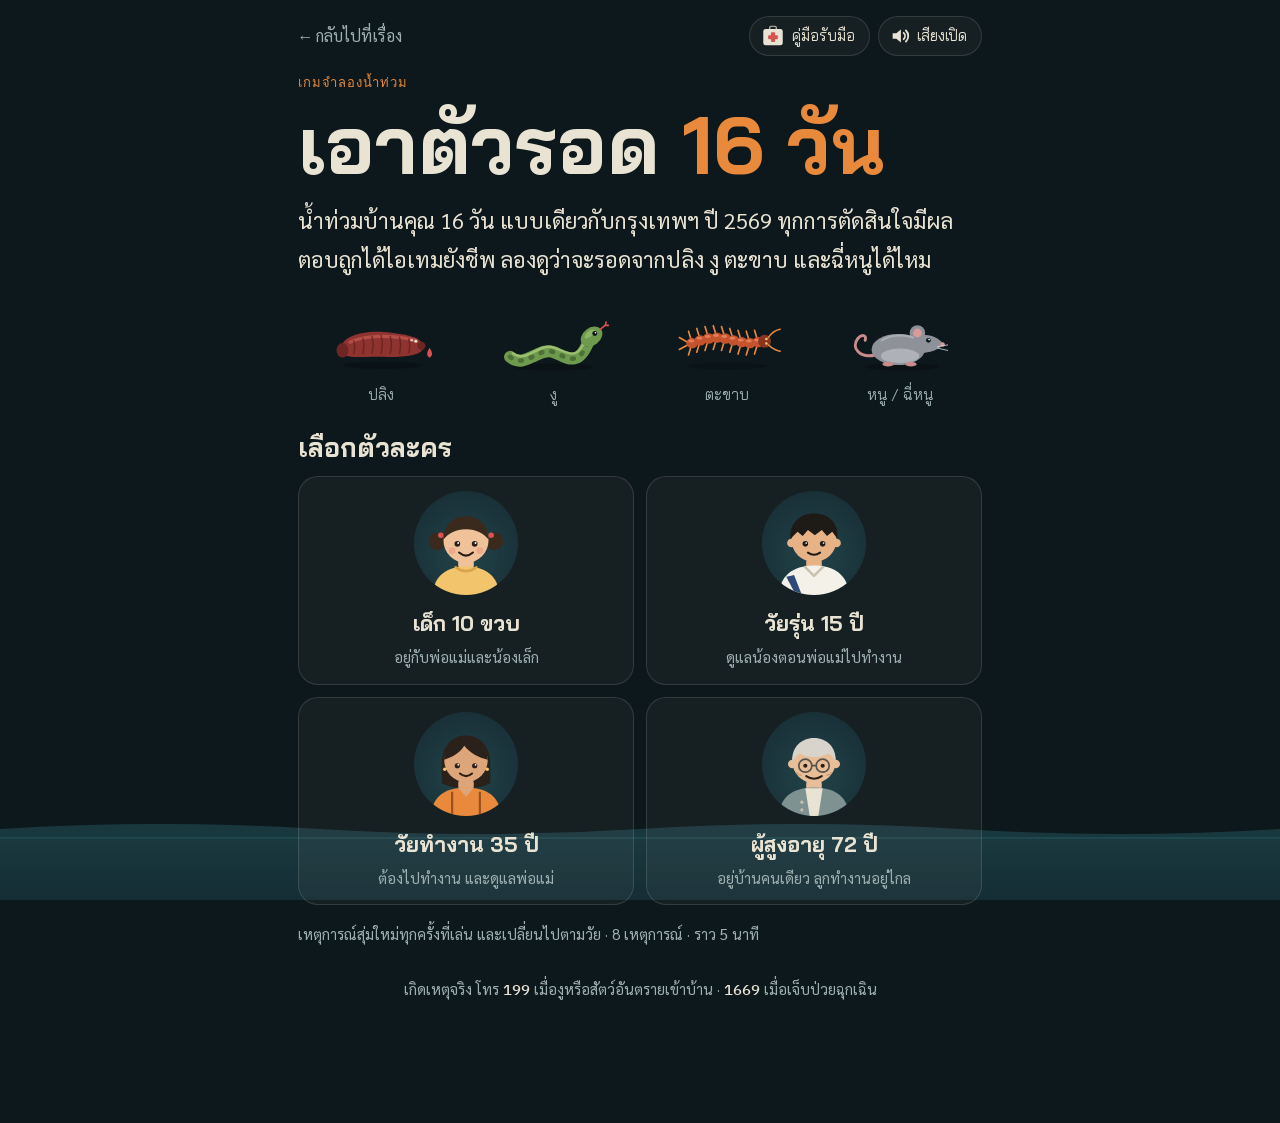
<file: game.html>
<!DOCTYPE html>
<html lang="th">
<head>
<meta charset="utf-8">
<meta name="viewport" content="width=device-width, initial-scale=1">
<title>เกม: เอาตัวรอด 16 วัน · ใครว่ายมากับน้ำ?</title>
<meta name="description" content="เกมจำลองน้ำท่วม เลือกวัยของคุณ แล้วตัดสินใจเอาตัวรอดจากปลิง งู ตะขาบ และฉี่หนูตลอด 16 วัน">
<link rel="icon" href="data:image/svg+xml,%3Csvg xmlns='http://www.w3.org/2000/svg' viewBox='0 0 64 64'%3E%3Crect width='64' height='64' rx='14' fill='%230D181C'/%3E%3Cpath d='M0 40q8-6 16 0t16 0t16 0t16 0V64H0Z' fill='%232C626B'/%3E%3Cellipse cx='32' cy='29' rx='17' ry='7.5' fill='%23D9534F'/%3E%3Ccircle cx='44' cy='27' r='1.8' fill='%23E9E3D3'/%3E%3C/svg%3E">
<meta name="theme-color" content="#0D181C">
<!--
  ===== ไฟล์นี้รวม style.css, art.js, story-data.js, story.js, game.js ไว้ในไฟล์เดียวแล้ว อัปไฟล์นี้ไฟล์เดียวก็ใช้ได้ =====
  ===== เกม: เอาตัวรอด 16 วัน (ส่วนต่อขยายของเรื่อง "ใครว่ายมากับน้ำ?") =====
  • ข้อความหน้าแรก ชื่อเกม และการ์ดตัวละคร 4 วัย แก้ได้ในไฟล์นี้
  • เหตุการณ์ ตัวเลือก คำอธิบาย และไอเทม แก้ได้ใน game.js (มีคู่มือภาษาไทยอยู่บนสุดของไฟล์)
  • ภาพวาดทั้งหมด (สัตว์ ตัวละคร ไอเทม) อยู่ใน art.js
  • สีและฟอนต์ใช้ร่วมกับเรื่องหลักจาก style.css ส่วนหน้าตาเฉพาะของเกมอยู่ใน <style> ด้านล่าง
-->
<link rel="preconnect" href="https://fonts.googleapis.com">
<link rel="preconnect" href="https://fonts.gstatic.com" crossorigin>
<link href="https://fonts.googleapis.com/css2?family=Bai+Jamjuree:wght@500;600;700&family=Sarabun:wght@400;500;600;700&family=IBM+Plex+Mono:wght@400;500&display=swap" rel="stylesheet">
<style>
/* VOICE   : เล่าเหมือนข่าวสืบสวนตอนกลางคืน จริงจังแต่อ่านง่าย เด็กก็ตามทัน
   IDEA    : เลื่อนผ่านคำร้องจริงทีละใบ ระดับน้ำด้านหลังขึ้นลงตามวันของน้ำท่วม
   PICTURE : ภาพวาดบ้านกลางน้ำ สัตว์ 4 ตัว และฉาก 3 ระลอก วาดเองด้วย SVG (art.js)
   COLOUR  : คืนสีน้ำเงินเขียวเข้ม ตัวหนังสือสีกระดูก ส้มไซเรนคือสีเด่น แดงปลิงใช้กับอันตรายเท่านั้น
   LAYOUT  : คอลัมน์เดียว 1080px แบ่ง 4 บท ทุกบทมีจุดให้แตะเล่น */
:root {
  --night: #0D181C;
  --water: #16313A;
  --bone: #E9E3D3;
  --silt: #9DB0AF;
  --siren: #E8893B;
  --leech: #D9534F;
  --safe: #62B48D;
  --line: rgba(233, 227, 211, 0.14);
  --card: rgba(233, 227, 211, 0.04);
  --font-display: "Bai Jamjuree", "Sarabun", system-ui, sans-serif;
  --font-body: "Sarabun", system-ui, sans-serif;
  --font-mono: "IBM Plex Mono", ui-monospace, monospace;
  color-scheme: dark;
}
* { box-sizing: border-box; min-width: 0; }
html { scroll-behavior: smooth; scroll-padding-top: 72px; }
body { margin: 0; background: var(--night); color: var(--bone); font-family: var(--font-body); font-size: 19px; line-height: 1.75; -webkit-font-smoothing: antialiased; overflow-x: clip; }
h1, h2, h3 { font-family: var(--font-display); line-height: 1.25; text-wrap: balance; margin: 0; }
p { margin: 0; max-width: 64ch; }
a { color: var(--siren); }
a:focus-visible, button:focus-visible, select:focus-visible, input:focus-visible, summary:focus-visible { outline: 3px solid var(--siren); outline-offset: 3px; }
button { font: inherit; }
.num { font-variant-numeric: tabular-nums; }
.t-siren { color: var(--siren); }
.t-leech { color: var(--leech); }

/* ฉากหลัง: ระดับน้ำ ความแดง แถบความคืบหน้า */
#flood { position: fixed; left: 0; right: 0; bottom: 0; height: 6vh; z-index: 0; pointer-events: none; transition: height 0.25s linear; }
#flood svg { position: absolute; top: -18px; left: 0; width: 200%; height: 20px; animation: drift 9s linear infinite; }
#flood .body { position: absolute; inset: 0; background: linear-gradient(180deg, rgba(38, 84, 92, 0.55), rgba(22, 49, 58, 0.85)); }
#flood .rust { position: absolute; inset: 0; opacity: 0; background: linear-gradient(180deg, rgba(122, 64, 42, 0.6), rgba(68, 34, 28, 0.9)); }
#heat { position: fixed; inset: 0; z-index: 0; pointer-events: none; opacity: 0; background: radial-gradient(130% 75% at 50% 115%, rgba(217, 83, 79, 0.6), rgba(217, 83, 79, 0) 70%), radial-gradient(60% 50% at 100% 0%, rgba(217, 83, 79, 0.18), rgba(217, 83, 79, 0) 70%); }
#gauge { position: fixed; right: 18px; top: 50%; transform: translateY(-50%); z-index: 3; font-family: var(--font-mono); font-size: 13px; color: var(--silt); display: flex; flex-direction: column; align-items: center; gap: 6px; }
#gauge .bar { width: 4px; height: 160px; background: var(--line); border-radius: 2px; position: relative; overflow: hidden; }
#gauge .fill { position: absolute; left: 0; right: 0; bottom: 0; background: var(--siren); height: 0%; }
#prog { position: fixed; top: 0; left: 0; right: 0; height: 4px; z-index: 20; pointer-events: none; background: rgba(233, 227, 211, 0.06); }
#prog .fill { height: 100%; width: 0%; background: linear-gradient(90deg, var(--siren), var(--leech)); }
@keyframes drift { from { transform: translateX(0); } to { transform: translateX(-50%); } }

/* เมนูบท */
.chap { position: fixed; top: 12px; left: 50%; z-index: 15; transform: translate(-50%, -90px); transition: transform 0.35s ease; }
.chap.show { transform: translate(-50%, 0); }
.chap-now { display: inline-flex; align-items: center; gap: 10px; min-height: 44px; padding: 6px 16px; border-radius: 40px; border: 1px solid var(--line); background: rgba(13, 24, 28, 0.9); backdrop-filter: blur(8px); color: var(--bone); font-family: var(--font-display); font-size: 16px; cursor: pointer; white-space: nowrap; }
#chapNum { font-family: var(--font-mono); font-size: 13px; color: var(--siren); }
#chapList { position: absolute; top: 54px; left: 50%; transform: translateX(-50%); min-width: 250px; margin: 0; padding: 8px; list-style: none; background: #13252B; border: 1px solid var(--line); border-radius: 14px; box-shadow: 0 16px 40px rgba(0, 0, 0, 0.5); }
#chapList a { display: block; padding: 10px 14px; border-radius: 8px; color: var(--bone); text-decoration: none; font-family: var(--font-display); font-size: 17px; }
#chapList a:hover { background: rgba(233, 227, 211, 0.07); }
#chapList a[aria-current="true"] { color: var(--siren); }

/* โครงหน้า */
main { position: relative; z-index: 1; }
.page { max-width: 1080px; margin: 0 auto; padding: 88px 24px; display: flex; flex-direction: column; gap: 28px; }
.eyebrow { font-family: var(--font-mono); font-size: 14px; letter-spacing: 0.04em; color: color-mix(in oklab, var(--siren), var(--leech) calc(var(--heat, 0) * 100%)); }
.page h2 { font-size: clamp(30px, 4.4vw, 48px); font-weight: 700; }
.lead { font-size: 22px; }
.muted { color: var(--silt); }
.note, .hint { font-size: 15.5px; color: var(--silt); }
.chapter { position: relative; z-index: 1; max-width: 1080px; margin: 0 auto; padding: 120px 24px 24px; border-top: 1px solid var(--line); display: flex; flex-direction: column; gap: 10px; }
.chapter-n { font-family: var(--font-mono); font-size: 14px; color: var(--siren); }
.chapter-t { font-size: clamp(42px, 7vw, 84px); font-weight: 700; line-height: 1.1; }
.chapter-q { font-family: var(--font-display); font-weight: 600; font-size: clamp(22px, 3vw, 34px); line-height: 1.4; color: var(--silt); max-width: 30ch; }
.chapter-q em { font-style: normal; color: var(--siren); }

/* กล่อง "นับยังไง" พับได้ */
.how { border: 1px solid var(--line); border-radius: 12px; padding: 0 18px; max-width: 72ch; }
.how summary { cursor: pointer; list-style: none; padding: 12px 0; font-size: 16px; color: var(--silt); display: flex; align-items: center; gap: 10px; min-height: 44px; }
.how summary::-webkit-details-marker { display: none; }
.how summary::before { content: ""; width: 8px; height: 8px; border-right: 2px solid currentColor; border-bottom: 2px solid currentColor; transform: rotate(-45deg); transition: transform 0.2s; flex: none; }
.how[open] summary::before { transform: rotate(45deg); }
.how summary:hover { color: var(--bone); }
.how p { padding-bottom: 16px; font-size: 16px; color: var(--silt); }

/* คำที่แตะเพื่อดูความหมาย */
.tip { color: inherit; background: none; border: 0; padding: 0; border-bottom: 2px dotted var(--siren); cursor: help; font-weight: 600; line-height: inherit; }
.tip:hover { color: var(--siren); }
.sheet { position: fixed; left: 50%; bottom: 16px; transform: translateX(-50%); z-index: 30; width: min(560px, calc(100% - 24px)); background: var(--bone); color: #1E1A14; border-radius: 16px; padding: 18px 20px; box-shadow: 0 16px 40px rgba(0, 0, 0, 0.55); display: grid; grid-template-columns: minmax(0, 1fr) auto; gap: 4px 14px; }
.sheet[hidden] { display: none; }
.sheet b { font-family: var(--font-display); font-size: 19px; }
.sheet p { grid-column: 1; font-size: 17px; line-height: 1.6; }
.sheet button { grid-column: 2; grid-row: 1 / 3; align-self: start; min-height: 40px; padding: 6px 16px; border: 0; border-radius: 20px; background: #1E1A14; color: var(--bone); cursor: pointer; }

/* ใบคำร้อง */
.ticket { position: relative; background: var(--card); border: 1px solid var(--line); border-radius: 10px; padding: 18px 20px; display: flex; flex-direction: column; gap: 8px; }
.ticket:has(.t-ico) { padding-right: 86px; }
.ticket .t-ico { position: absolute; right: 14px; top: 14px; width: 62px; }
.ticket .meta { font-family: var(--font-mono); font-size: 13.5px; color: var(--silt); display: flex; gap: 14px; flex-wrap: wrap; }
.ticket .meta b { color: var(--siren); font-weight: 500; }
.ticket q { font-size: 20px; quotes: "“" "”"; }
.ticket q.loud { font-size: 27px; font-weight: 600; }
.ticket.red { border-color: rgba(217, 83, 79, 0.55); }
.ticket.red .meta b { color: var(--leech); }
.ticket.ok { border-color: rgba(98, 180, 141, 0.6); }
.ticket.ok .meta b { color: var(--safe); }
.tickets { display: grid; grid-template-columns: repeat(2, minmax(0, 1fr)); gap: 14px; }

/* เปิดเรื่อง */
.hero { padding-top: 96px; }
.hero-grid { display: grid; grid-template-columns: minmax(0, 1.15fr) minmax(0, 1fr); gap: 32px; align-items: center; }
.hero-art { margin: 0; }
.hero-art svg, .end-art svg { display: block; width: 100%; height: auto; }
.bubble { position: relative; background: var(--bone); color: #1E1A14; border-radius: 16px; padding: 22px 24px; box-shadow: 0 14px 34px rgba(0, 0, 0, 0.45); }
.bubble::before { content: ""; position: absolute; left: -12px; top: 38%; border: 12px solid transparent; border-left: 0; border-right-color: var(--bone); }
.bubble-meta { font-family: var(--font-mono); font-size: 13px; color: #5B544A; margin-bottom: 8px; }
.bubble .lines { display: flex; flex-direction: column; gap: 6px; font-size: clamp(19px, 2.1vw, 23px); line-height: 1.55; }
.bubble .t-leech { color: #B0302C; }
.bubble .t-siren { color: #A9520F; }
.bubble.armed .lines span { opacity: 0; }
.bubble.go .lines span { animation: type 0.9s ease-out both; }
.bubble.go .lines span:nth-child(2) { animation-delay: 0.7s; }
.bubble.go .lines span:nth-child(3) { animation-delay: 1.4s; }
.bubble.go .lines span:nth-child(4) { animation-delay: 2.1s; }
@keyframes type { from { opacity: 0; transform: translateY(8px); } to { opacity: 1; transform: none; } }
.hero h1 { font-size: clamp(52px, 9vw, 112px); font-weight: 700; line-height: 1.05; margin-top: 8px; }
.hero h1 em { font-style: normal; color: var(--siren); }
.scroll-hint { display: flex; flex-direction: column; align-items: center; gap: 8px; color: var(--silt); font-size: 15px; padding-top: 12px; }
.scroll-hint svg { animation: sh-bounce 2.2s ease-in-out infinite; }
@keyframes sh-bounce { 0%, 100% { transform: translateY(0); } 55% { transform: translateY(10px); } }

/* จระเข้ */
.search { display: flex; align-items: center; gap: 14px; background: var(--bone); color: var(--night); border-radius: 40px; padding: 12px 22px; width: fit-content; font-size: 22px; font-weight: 600; }
.caret { width: 2px; height: 1.1em; background: var(--night); margin-left: -10px; opacity: 0; }
.searching .caret { opacity: 1; animation: blink 0.8s steps(1) infinite; }
#qStatus { min-height: 1.7em; font-family: var(--font-mono); }
.big { font-family: var(--font-display); font-weight: 700; font-size: clamp(90px, 18vw, 200px); line-height: 1; color: var(--siren); }
.croc-row { display: flex; align-items: flex-end; gap: 12px 28px; flex-wrap: wrap; }
.croc-art { width: clamp(150px, 24vw, 260px); }
#n566 { transition: color 0.6s; transform-origin: left bottom; cursor: pointer; }
#n566.ticking { color: var(--bone); }
#n566.landed { animation: land 0.45s cubic-bezier(0.3, 1.6, 0.5, 1); }
@keyframes land { 40% { transform: scale(1.08); } }
mark { background: var(--siren); color: var(--night); padding: 0 3px; border-radius: 3px; }
mark.red { background: var(--leech); color: var(--bone); }

/* จับผิดคำร้อง */
.fakes { display: grid; grid-template-columns: repeat(2, minmax(0, 1fr)); gap: 14px; }
.fake { background: var(--card); border: 1px solid var(--line); border-radius: 12px; padding: 18px 20px; display: flex; flex-direction: column; gap: 12px; transition: border-color 0.3s, background 0.3s; }
.fake q { font-size: 21px; quotes: "“" "”"; }
.fake-btns { display: flex; gap: 8px; flex-wrap: wrap; }
.fake-btns button { min-height: 44px; padding: 6px 18px; border-radius: 30px; border: 1px solid rgba(233, 227, 211, 0.3); background: transparent; color: var(--bone); font-family: var(--font-display); font-size: 16px; cursor: pointer; }
.fake-btns button:hover { border-color: var(--siren); }
.fake.done .fake-btns button { cursor: default; opacity: 0.45; }
.fake.done .fake-btns button.picked { opacity: 1; background: rgba(233, 227, 211, 0.12); }
.fake.right { border-color: rgba(98, 180, 141, 0.7); background: rgba(98, 180, 141, 0.07); }
.fake.wrong { border-color: rgba(232, 137, 59, 0.7); background: rgba(232, 137, 59, 0.07); }
.fake-why { font-size: 16.5px; color: var(--silt); }
.fake-why b { color: var(--bone); }
.js .fake:not(.done) .fake-why { visibility: hidden; }
.fake-score { font-family: var(--font-display); font-size: 21px; min-height: 1.5em; }
.funnel { display: flex; align-items: flex-end; gap: 20px 32px; flex-wrap: wrap; }
.funnel > div { display: flex; flex-direction: column; gap: 4px; max-width: 16em; }
.funnel .n { font-family: var(--font-display); font-weight: 700; line-height: 1; }
.funnel-end svg { width: 130px; }
.clean { border-top: 1px solid var(--line); padding-top: 28px; display: flex; flex-direction: column; gap: 16px; }
.clean-t { font-size: 22px; }
.sieve { list-style: none; padding: 0; margin: 0; display: grid; gap: 10px; }
.sieve li { display: grid; grid-template-columns: 112px minmax(0, 1fr); align-items: baseline; gap: 18px; padding: 12px 18px; border-left: 5px solid rgba(233, 227, 211, 0.25); background: var(--card); border-radius: 0 10px 10px 0; }
.sieve li:nth-child(2) { margin-left: 3%; }
.sieve li:nth-child(3) { margin-left: 6%; }
.sieve li:nth-child(4) { margin-left: 9%; }
.sieve b { font-family: var(--font-display); font-size: 30px; text-align: right; }
.sieve span { font-size: 17.5px; }
.sieve li.hl { border-left-color: var(--leech); background: rgba(217, 83, 79, 0.08); }
.sieve li.hl b { color: var(--leech); }

/* กราฟ */
.chart { width: 100%; overflow-x: auto; }
.chart svg { display: block; width: 100%; height: auto; min-width: 560px; }
.chart text { fill: var(--silt); font-family: var(--font-body); font-size: 13.5px; transition: opacity 0.4s; }
.chart .hl { fill: var(--bone); font-weight: 600; }
.chart-foot { display: flex; justify-content: space-between; align-items: center; gap: 12px; flex-wrap: wrap; }
.readout { font-size: 17px; color: var(--silt); min-height: 1.7em; }
.readout b { color: var(--bone); }
.replay { min-height: 40px; padding: 6px 16px; border-radius: 30px; border: 1px solid var(--line); background: transparent; color: var(--bone); font-family: var(--font-display); font-size: 15px; cursor: pointer; }
.replay:hover { border-color: var(--siren); }
.hit { fill: transparent; cursor: pointer; }
.swipe { display: none; font-size: 15px; color: var(--silt); margin-top: -14px; }

/* ทายสิ */
.quiz { display: grid; grid-template-columns: repeat(4, minmax(0, 1fr)); gap: 12px; }
.quiz button { color: var(--bone); background: var(--card); border: 1px solid var(--line); border-radius: 14px; padding: 14px 12px 16px; cursor: pointer; display: flex; flex-direction: column; align-items: center; gap: 4px; transition: border-color 0.2s, transform 0.2s; }
.quiz button:hover { border-color: var(--siren); transform: translateY(-3px); }
.quiz svg { width: 100%; max-width: 130px; }
.quiz .nm { font-family: var(--font-display); font-size: 23px; font-weight: 600; }
.quiz .x { font-family: var(--font-mono); font-size: 15px; color: var(--silt); visibility: hidden; }
.quiz.done .x { visibility: visible; }
.quiz.done button.win { border-color: var(--leech); background: rgba(217, 83, 79, 0.12); animation: quiz-pop 0.55s cubic-bezier(0.3, 1.5, 0.5, 1); }
@keyframes quiz-pop { 35% { transform: scale(1.1); } 75% { transform: scale(0.97); } }
.quiz-msg { font-size: 21px; min-height: 1.7em; }
.guess-msg { min-height: 3.4em; }

/* หมายจับ */
.wanted { display: flex; align-items: flex-end; gap: 16px; flex-wrap: wrap; }
.poster { width: 150px; background: #E6DCC4; color: #1E1A14; border-radius: 4px; padding: 14px 12px; display: flex; flex-direction: column; align-items: center; gap: 2px; box-shadow: 0 8px 22px rgba(0, 0, 0, 0.4); }
.poster svg { width: 100%; }
.poster .w { font-family: var(--font-display); font-weight: 700; letter-spacing: 0.18em; font-size: 15px; }
.poster .who { font-weight: 600; font-size: 18px; }
.poster .k { display: inline-block; font-family: var(--font-display); font-weight: 700; line-height: 1.05; }
.poster .f { font-family: var(--font-mono); font-size: 13px; }
.poster.top { width: 230px; padding: 20px 14px; border: 5px solid var(--leech); }
.poster.top .w { font-size: 22px; }
.poster.top .who { font-size: 21px; }
.poster.top .w, .poster.top .k { color: #B0302C; }
.fact { display: flex; align-items: center; gap: 18px; border: 1px dashed rgba(217, 83, 79, 0.55); border-radius: 14px; padding: 14px 20px; background: rgba(217, 83, 79, 0.06); max-width: 760px; }
.fact svg { width: 96px; flex: none; }
.fact p { font-size: 18px; }
.fact b { color: var(--leech); }

/* 10 วันในบ้าน */
.split { display: grid; grid-template-columns: minmax(0, 1fr) minmax(0, 1.4fr); gap: 32px; align-items: start; }
.home-left { display: flex; flex-direction: column; gap: 22px; }
.cal { display: grid; grid-template-columns: repeat(5, minmax(0, 1fr)); gap: 8px; }
.cal span { position: relative; font-family: var(--font-display); font-weight: 700; font-size: 20px; text-align: center; padding: 12px 0; border-radius: 8px; background: rgba(233, 227, 211, 0.05); color: var(--silt); }
.cal span::after { content: ""; position: absolute; left: 18%; right: 18%; top: 52%; height: 2px; background: var(--leech); transform-origin: left; transition: transform 0.25s ease-out; transition-delay: calc(var(--i, 0) * 260ms); }
.cal span:last-child { color: var(--siren); border: 2px solid var(--siren); }
.cal span:last-child::after { display: none; }
.cal.armed span::after { transform: scaleX(0); }
.cal.in span:last-child { animation: glow 1.4s ease-in-out 2.6s 3; }
@keyframes glow { 50% { box-shadow: 0 0 0 6px rgba(232, 137, 59, 0.25); background: rgba(232, 137, 59, 0.15); } }
.letter { background: var(--bone); color: #1E1A14; border-radius: 6px; padding: 28px; font-size: 21px; line-height: 1.75; display: flex; flex-direction: column; gap: 10px; }
.letter .meta { font-family: var(--font-mono); font-size: 13.5px; color: #5B544A; }
.groups-lead { margin: 0 0 10px; }
.groups { list-style: none; padding: 0; margin: 0; display: grid; gap: 8px; }
.groups li { display: grid; grid-template-columns: 44px 52px minmax(0, 1fr); align-items: center; gap: 12px; padding: 8px 12px; border-radius: 10px; background: rgba(233, 227, 211, 0.05); }
.groups svg { width: 44px; height: 44px; }
.groups b { font-family: var(--font-display); font-weight: 700; font-size: 32px; line-height: 1; color: var(--leech); text-align: right; }
.groups span { font-size: 17px; line-height: 1.35; }
.groups-note { margin: 10px 0 0; font-size: 14px; }
.voices { margin-top: 18px; }
.ticket .meta .who { padding: 0 9px; border-radius: 20px; border: 1px solid var(--line); color: var(--bone); }

/* Aha */
.aha { font-family: var(--font-display); font-weight: 700; font-size: clamp(30px, 4.6vw, 52px); line-height: 1.3; max-width: none; }
.aha em { font-style: normal; color: var(--siren); }
.waves { display: grid; grid-template-columns: repeat(3, minmax(0, 1fr)); gap: 14px; }
.wave { border: 1px solid var(--line); border-radius: 14px; padding: 16px 18px 20px; display: flex; flex-direction: column; gap: 8px; background: var(--card); }
.wave svg { width: 100%; border-radius: 10px; background: rgba(0, 0, 0, 0.18); }
.wave h3 { font-size: 22px; }
.wave .k { font-family: var(--font-display); font-weight: 700; font-size: 44px; line-height: 1; }
.wave p { font-size: 17px; }
.wave.peak { border: 2px solid var(--siren); background: rgba(232, 137, 59, 0.07); }
.wave.peak .k { color: var(--siren); }
.wave.ghost { border-style: dashed; }

/* แผนที่ */
.map-top { display: flex; flex-wrap: wrap; align-items: baseline; gap: 4px 16px; margin-bottom: -12px; }
.map-top b { font-family: var(--font-display); font-size: 26px; color: var(--siren); font-variant-numeric: tabular-nums; }
.map-top span { color: var(--silt); font-size: 16px; }
.map svg { width: 100%; height: auto; display: block; max-height: 700px; }
.map .dist { fill: #1D2F34; transition: fill 0.35s ease; cursor: pointer; }
.map .edge { fill: none; stroke: var(--night); stroke-width: 1.3; stroke-linejoin: round; pointer-events: none; }
.map .lab { font-family: var(--font-display); font-weight: 600; fill: var(--bone); paint-order: stroke; stroke: var(--night); stroke-width: 3px; stroke-linejoin: round; pointer-events: none; }
.map .bub circle { fill: var(--leech); stroke: var(--night); stroke-width: 1.5; transform-box: fill-box; transform-origin: center; transform: scale(0); transition: transform 0.35s ease; pointer-events: none; }
.map .bub text { fill: #fff; font-family: var(--font-display); font-weight: 700; pointer-events: none; }
.map .hl { fill: none; stroke: var(--bone); stroke-width: 2.5; stroke-linejoin: round; pointer-events: none; }
.map-ctrl { display: flex; align-items: center; gap: 14px; flex-wrap: wrap; margin-top: -8px; }
.map-ctrl input { flex: 1 1 240px; max-width: 520px; height: 44px; accent-color: var(--siren); cursor: pointer; }
.sr { position: absolute; width: 1px; height: 1px; overflow: hidden; clip: rect(0 0 0 0); white-space: nowrap; }
.heatkey { display: grid; gap: 6px; font-size: 15.5px; color: var(--silt); max-width: 560px; }
.hk-row { display: grid; grid-template-columns: repeat(6, minmax(0, 1fr)); gap: 2px; height: 14px; }
.hk-row i { display: block; border-radius: 2px; outline: 1px solid rgba(233, 227, 211, 0.12); }
.hk-lab { display: grid; grid-template-columns: repeat(6, minmax(0, 1fr)); font-size: 13.5px; text-align: center; font-variant-numeric: tabular-nums; }
.hk-dot { display: flex; align-items: center; gap: 8px; margin-top: 4px; }
.hk-dot svg { width: 20px; height: 20px; flex: none; }
.legend { display: flex; gap: 10px 20px; flex-wrap: wrap; font-size: 15.5px; color: var(--silt); }
.legend i { display: inline-block; width: 12px; height: 12px; border-radius: 2px; margin-right: 8px; vertical-align: -1px; }

/* รายเขต */
.finder { border: 1px solid var(--line); border-radius: 16px; padding: 22px; background: var(--card); display: grid; gap: 14px; }
.finder-q { font-family: var(--font-display); font-size: 24px; font-weight: 700; }
.finder select { width: min(100%, 380px); min-height: 50px; padding: 8px 44px 8px 16px; font: inherit; font-size: 18px; color: var(--bone); background-color: var(--water); border: 1px solid rgba(233, 227, 211, 0.3); border-radius: 12px; appearance: none; cursor: pointer;
  background-image: linear-gradient(45deg, transparent 50%, var(--bone) 50%), linear-gradient(135deg, var(--bone) 50%, transparent 50%); background-position: calc(100% - 22px) 52%, calc(100% - 16px) 52%; background-size: 6px 6px; background-repeat: no-repeat; }
.finder-card { display: grid; gap: 16px; }
.fc-head { display: flex; flex-wrap: wrap; gap: 8px 14px; align-items: baseline; }
.fc-head h3 { font-size: 30px; }
.chip { display: inline-block; font-family: var(--font-display); font-size: 16px; font-weight: 600; padding: 3px 14px; border-radius: 20px; }
.chip.up { background: rgba(217, 83, 79, 0.2); color: #F08A86; }
.chip.flat { background: rgba(157, 176, 175, 0.2); color: var(--silt); }
.chip.down { background: rgba(98, 180, 141, 0.2); color: var(--safe); }
.fc-bars { display: grid; gap: 8px; max-width: 640px; }
.fc-row { display: grid; grid-template-columns: 8.5em minmax(0, 1fr) 3ch; align-items: center; gap: 12px; font-size: 16.5px; }
.fc-row b { text-align: right; font-family: var(--font-display); font-size: 20px; }
.fc-track { height: 16px; background: rgba(233, 227, 211, 0.08); border-radius: 8px; overflow: hidden; }
.fc-track i { display: block; height: 100%; width: 0; border-radius: 8px; transition: width 0.8s cubic-bezier(0.2, 0.8, 0.2, 1); }
.fc-animals { display: flex; flex-wrap: wrap; gap: 10px; }
.fc-animals span { display: inline-flex; align-items: center; gap: 8px; padding: 4px 14px 4px 6px; border: 1px solid var(--line); border-radius: 30px; font-size: 16px; }
.fc-animals svg { width: 50px; }
.fc-animals b { font-family: var(--font-display); font-size: 18px; }
.fc-stand { font-size: 17px; color: var(--silt); }
.fc-stand b { color: var(--bone); }

/* ช่องว่าง: ทายก่อน */
.guess { border: 1px solid rgba(232, 137, 59, 0.5); border-radius: 18px; padding: 24px; background: rgba(232, 137, 59, 0.05); display: grid; gap: 16px; }
.guess-q { font-family: var(--font-display); font-weight: 600; font-size: clamp(22px, 2.8vw, 30px); line-height: 1.4; max-width: 34ch; }
.houses { display: grid; grid-template-columns: repeat(10, minmax(0, 1fr)); gap: 8px; max-width: 560px; }
.houses svg { width: 100%; color: rgba(233, 227, 211, 0.18); transition: color 0.3s, transform 0.3s; }
.houses svg.on { color: var(--safe); }
.houses svg.wait { color: var(--leech); }
.guess-row { display: flex; align-items: center; gap: 18px; flex-wrap: wrap; }
.guess-row input { width: min(100%, 420px); height: 44px; accent-color: var(--siren); cursor: pointer; }
.guess-row output { font-family: var(--font-display); font-size: 24px; font-weight: 700; min-width: 6ch; }
.guess-msg { font-size: 20px; min-height: 1.6em; }
.guess-msg b { color: var(--siren); }
.gap-result { position: relative; display: flex; flex-direction: column; gap: 28px; }
.gap-result > :not(.gap-cover) { transition: filter 0.7s ease, opacity 0.7s ease; }
.js .gap-result.locked > :not(.gap-cover) { filter: blur(10px); opacity: 0.3; pointer-events: none; user-select: none; }
.gap-cover { display: none; }
.js .gap-result.locked .gap-cover { display: flex; position: absolute; inset: 0; z-index: 2; justify-content: center; align-items: flex-start; padding-top: 48px; }
.gap-cover span { font-family: var(--font-display); font-weight: 600; font-size: 19px; background: var(--night); border: 1px solid var(--siren); color: var(--siren); padding: 10px 22px; border-radius: 40px; }
.clock { font-family: var(--font-mono); font-size: 15px; color: var(--silt); display: flex; gap: 22px; flex-wrap: wrap; align-items: baseline; }
.clock b { color: var(--bone); font-size: 27px; font-family: var(--font-display); font-variant-numeric: tabular-nums; }
.clock .open b { color: var(--leech); }
.dots svg { width: 100%; height: auto; display: block; }
.dots rect { transition: fill 0.35s, fill-opacity 0.35s; }
.dots .open.alarm { animation: alarm 1.8s ease-in-out infinite; }
@keyframes alarm { 50% { stroke: #D9534F; stroke-opacity: 1; fill: #3A1E20; } }
.steps { display: grid; grid-template-columns: repeat(6, minmax(0, 1fr)); gap: 10px; }
.steps div { border-left: 3px solid var(--line); padding-left: 12px; display: flex; flex-direction: column; transition: border-color 0.3s, background 0.3s; }
.steps b { font-family: var(--font-display); font-size: 28px; }
.steps small { color: var(--silt); font-size: 15px; }
.steps.armed div { border-left-color: var(--line); }
.steps div.lit { border-left-color: var(--siren); background: rgba(232, 137, 59, 0.06); }
.urgent { font-size: 22px; border-left: 6px solid var(--leech); padding: 6px 0 6px 18px; max-width: 46ch; }
.urgent > b:first-child { color: var(--leech); }
.urgent .muted { font-size: 16px; }
.status { display: inline-flex; align-items: center; gap: 7px; }
.status i { width: 8px; height: 8px; border-radius: 50%; background: var(--leech); animation: blink 1.3s ease-in-out infinite; }
.status.ok i { background: var(--safe); animation: none; }
@keyframes blink { 50% { opacity: 0.15; } }

/* ถึงผู้มีอำนาจ */
.goal { font-family: var(--font-display); font-size: clamp(24px, 3.2vw, 34px); font-weight: 700; border-left: 6px solid var(--siren); padding: 6px 0 6px 20px; max-width: 34ch; }
.asks { list-style: none; padding: 0; margin: 0; display: grid; grid-template-columns: repeat(2, minmax(0, 1fr)); gap: 14px; }
.asks li { border: 1px solid var(--line); border-radius: 14px; padding: 20px; display: flex; flex-direction: column; gap: 8px; background: var(--card); }
.asks svg { width: 56px; }
.asks h3 { font-size: 22px; }
.asks .ev { font-size: 15.5px; color: var(--silt); }

/* ถึงทุกคน: เช็กความพร้อม */
.meter { position: sticky; top: 64px; z-index: 2; background: rgba(13, 24, 28, 0.94); backdrop-filter: blur(6px); border: 1px solid var(--line); border-radius: 14px; padding: 12px 18px 14px; display: grid; gap: 8px; }
.meter-top { display: flex; justify-content: space-between; align-items: baseline; gap: 12px; flex-wrap: wrap; }
.meter-top b { font-family: var(--font-display); font-size: 26px; }
.meter-top span { font-size: 17px; color: var(--silt); }
.meter-bar { height: 12px; border-radius: 6px; background: rgba(233, 227, 211, 0.1); overflow: hidden; }
.meter-bar i { display: block; height: 100%; width: 0; border-radius: 6px; background: linear-gradient(90deg, var(--siren), var(--safe)); transition: width 0.5s cubic-bezier(0.2, 0.8, 0.2, 1); }
.ready { display: grid; grid-template-columns: repeat(3, minmax(0, 1fr)); gap: 14px; }
.ready section { border-top: 4px solid var(--c); background: var(--card); border-radius: 0 0 14px 14px; padding: 16px; display: flex; flex-direction: column; gap: 10px; }
.ready h3 { font-size: 21px; }
.ready button { display: grid; grid-template-columns: 52px minmax(0, 1fr) 26px; align-items: center; gap: 12px; text-align: left; font-size: 16.5px; line-height: 1.5; color: var(--bone); background: rgba(233, 227, 211, 0.03); border: 1px solid var(--line); border-radius: 12px; padding: 10px 12px; cursor: pointer; min-height: 68px; transition: border-color 0.2s, background 0.2s; }
.ready button:hover { border-color: rgba(233, 227, 211, 0.4); }
.ready button svg { width: 52px; }
.ready button::after { content: ""; width: 24px; height: 24px; border-radius: 50%; border: 2px solid rgba(233, 227, 211, 0.35); justify-self: end; }
.ready button[aria-pressed="true"] { border-color: var(--safe); background: rgba(98, 180, 141, 0.1); }
.ready button[aria-pressed="true"]::after { content: "✓"; border-color: var(--safe); background: var(--safe); color: var(--night); font-weight: 700; font-size: 15px; display: grid; place-items: center; }
.gamecard { display: grid; grid-template-columns: 76px minmax(0, 1fr) auto; align-items: center; gap: 18px; padding: 18px 22px; border-radius: 18px; text-decoration: none; color: var(--bone); background: linear-gradient(120deg, rgba(232, 137, 59, 0.2), rgba(217, 83, 79, 0.12)); border: 1px solid rgba(232, 137, 59, 0.55); transition: transform 0.2s; }
.gamecard:hover { transform: translateY(-3px); }
.gamecard svg { width: 76px; }
.gc-text b { display: block; font-family: var(--font-display); font-size: 25px; }
.gc-text span { display: block; color: var(--silt); font-size: 17px; }
.gc-go { font-family: var(--font-display); font-weight: 600; font-size: 18px; background: var(--siren); color: var(--night); padding: 10px 20px; border-radius: 30px; white-space: nowrap; }
.btn { display: inline-flex; align-items: center; gap: 10px; font-family: var(--font-display); font-weight: 600; font-size: 19px; color: var(--night); background: var(--siren); border: 0; border-radius: 40px; padding: 12px 28px; min-height: 48px; cursor: pointer; width: fit-content; }
.btn:hover { filter: brightness(1.08); }
.btn[disabled] { opacity: 0.5; cursor: default; }

/* คำถามสุดท้าย */
.end-art { margin: 0; width: min(100%, 520px); }
.end h2 { font-size: clamp(30px, 4.8vw, 54px); }
.end .q2 { color: var(--siren); }
.cta-row { display: flex; gap: 12px; flex-wrap: wrap; align-items: center; }
.cta-btn { display: inline-flex; align-items: center; gap: 8px; min-height: 48px; font-family: var(--font-display); font-weight: 600; font-size: 17px; padding: 10px 22px; border-radius: 40px; border: 1px solid var(--siren); color: var(--siren); background: transparent; text-decoration: none; transition: background 0.2s; }
.cta-btn:hover { background: rgba(232, 137, 59, 0.15); }
.cta-btn b { font-family: var(--font-mono); font-size: 18px; color: var(--bone); }
.cta-btn.primary { background: var(--siren); color: var(--night); }
.cta-btn.primary:hover { filter: brightness(1.1); }

/* เบื้องหลังข้อมูล */
.behind { position: relative; z-index: 1; max-width: 1080px; margin: 0 auto; padding: 72px 24px 150px; border-top: 1px solid var(--line); display: flex; flex-direction: column; gap: 26px; font-size: 16px; color: var(--silt); }
.behind h2 { color: var(--bone); font-size: 34px; }
.behind .src-lead { font-size: 18px; color: var(--bone); max-width: 70ch; }
.cols b { color: var(--bone); }
.cols { display: grid; grid-template-columns: repeat(2, minmax(0, 1fr)); gap: 24px; }
.cols ul { margin: 6px 0 0; padding-left: 20px; }

/* การเคลื่อนไหว: สถานะพักคือภาพสุดท้ายเสมอ .armed ใส่ด้วย JS เฉพาะส่วนที่ยังอยู่ใต้จอ แล้วเปลี่ยนเป็น .in เมื่อเลื่อนถึง */
.heat-leech { color: var(--leech); }
.heat-siren { color: var(--siren); }
.sweep { background-image: linear-gradient(var(--siren), var(--siren)); background-repeat: no-repeat; background-size: 100% 0.28em; background-position: 0 92%; transition: background-size 1.1s cubic-bezier(0.2, 0.7, 0.2, 1) 0.25s; }
.sweep.red { background-image: linear-gradient(var(--leech), var(--leech)); }
.sweep.armed { background-size: 0% 0.28em; }
.rise > * { transition: opacity 0.6s ease-out, transform 0.7s cubic-bezier(0.2, 0.8, 0.2, 1); transition-delay: calc(var(--i, 0) * 140ms); }
.rise.armed > * { opacity: 0; transform: translateY(28px); }
.wanted .poster { transition: transform 0.7s cubic-bezier(0.3, 1.4, 0.5, 1), opacity 0.4s; transition-delay: calc(var(--i, 0) * 230ms); }
.wanted.armed .poster { opacity: 0; transform: translateY(-70px) rotate(-9deg); }
.wanted.in .poster.top .k { animation: stamp 0.5s cubic-bezier(0.3, 1.6, 0.5, 1) 1.1s both; }
.wanted.in .poster.top { animation: shake 0.4s ease-in-out 1.45s; }
@keyframes stamp { from { transform: scale(2.6); opacity: 0; } to { transform: none; opacity: 1; } }
@keyframes shake { 25% { translate: -4px 0; } 75% { translate: 4px 0; } }
.pulse { fill: none; stroke-width: 0.25; transform-box: fill-box; transform-origin: center; animation: pulse 2s ease-out infinite; }
.chart .pulse { stroke-width: 2; }
@keyframes pulse { from { opacity: 0.9; transform: scale(1); } to { opacity: 0; transform: scale(3.2); } }

@media (max-width: 1240px) { #gauge { display: none; } }
@media (max-width: 760px) {
  body { font-size: 18px; }
  .page { padding: 64px 18px; gap: 24px; }
  .chapter { padding: 88px 18px 12px; }
  .lead { font-size: 20px; }
  .hero { padding-top: 64px; }
  .hero-grid { grid-template-columns: minmax(0, 1fr); gap: 22px; }
  .bubble::before { left: 48px; top: -12px; border: 12px solid transparent; border-top: 0; border-bottom-color: var(--bone); }
  .fakes, .tickets, .split, .waves, .asks, .ready, .cols { grid-template-columns: minmax(0, 1fr); }
  .quiz { grid-template-columns: repeat(2, minmax(0, 1fr)); }
  .steps { grid-template-columns: repeat(3, minmax(0, 1fr)); }
  .sieve li { grid-template-columns: minmax(0, 1fr); gap: 2px; margin-left: 0 !important; }
  .sieve b { text-align: left; }
  .poster { width: calc(50% - 8px); }
  .poster.top { width: 100%; }
  .poster.top svg { width: 60%; }
  .wanted.armed .poster { transform: translateY(-50px); }
  .gamecard { grid-template-columns: 56px minmax(0, 1fr); }
  .gamecard svg { width: 56px; }
  .gc-go { grid-column: 1 / -1; justify-self: start; }
  .fc-row { grid-template-columns: 6.5em minmax(0, 1fr) 3ch; }
  .houses { gap: 4px; }
  .meter { top: 62px; }
  .swipe { display: block; }
  .map { overflow-x: auto; }
  .map svg { min-width: 680px; }
  .hk-lab { font-size: 12px; white-space: nowrap; }
  .quiz-msg { min-height: 3.4em; }
  .guess-msg { min-height: 5em; }
}
@media (max-width: 480px) {
  .chap-now { font-size: 15px; padding: 6px 12px; }
}
@media (prefers-reduced-motion: reduce) {
  html { scroll-behavior: auto; }
  *, *::before, *::after { animation: none !important; transition: none !important; }
}

</style>
<style>
  /* ===== น้ำด้านหลัง: สูงขึ้นลงตามช่วงเวลาในเกม ===== */
  #flood { transition: height 1.4s cubic-bezier(.4, 0, .2, 1); }
  #flood .murk { position: absolute; inset: 0; opacity: 0; background: linear-gradient(180deg, rgba(74, 92, 52, 0.5), rgba(40, 52, 30, 0.9)); transition: opacity 1.4s; }
  #flood.murk .murk { opacity: 1; }
  #flood .lane { position: absolute; inset: 0; overflow: hidden; }
  #swimmer { position: absolute; left: 0; bottom: 18%; width: 110px; opacity: 0.5; animation: swim 24s linear infinite; }
  #swimmer svg { display: block; width: 100%; height: auto; }
  @keyframes swim { from { transform: translateX(-130px); } to { transform: translateX(100vw); } }

  /* ===== โครงหน้า ===== */
  .g-wrap { max-width: 720px; margin: 0 auto; padding: 14px 18px 120px; }
  .g-top { display: flex; justify-content: space-between; align-items: center; gap: 12px; min-height: 44px; margin-bottom: 14px; }
  .g-back { color: var(--silt); text-decoration: none; font-size: 16px; padding: 8px 0; }
  .g-back:hover { color: var(--siren); }
  .g-brand { font-family: var(--font-display); font-size: 15px; color: var(--silt); }
  .g-screen[hidden], .g-wrap [hidden] { display: none !important; }
  .g-wrap h1:focus, .g-wrap h2:focus { outline: none; }
  .cta-btn { cursor: pointer; }
  .cta-btn:disabled { opacity: 0.45; cursor: not-allowed; filter: none; }

  /* ===== หน้าแรก ===== */
  .g-eyebrow { font-family: var(--font-mono); font-size: 13px; letter-spacing: 0.08em; color: var(--siren); }
  #s-start h1 { font-size: clamp(44px, 10vw, 80px); line-height: 1.08; margin: 6px 0 14px; }
  #s-start h1 em { font-style: normal; color: var(--siren); }
  .g-cast { display: grid; grid-template-columns: repeat(4, minmax(0, 1fr)); gap: 8px; margin: 22px 0 4px; }
  .g-cast figure { margin: 0; text-align: center; font-family: var(--font-display); font-size: 15px; color: var(--silt); }
  .g-cast svg { width: 100%; max-width: 110px; }
  .g-pick-h { font-size: 26px; margin: 24px 0 12px; }
  .g-ages { display: grid; grid-template-columns: repeat(2, minmax(0, 1fr)); gap: 12px; }
  .g-age { display: grid; justify-items: center; align-content: start; gap: 4px; padding: 14px 10px 16px; border-radius: 20px; background: var(--card); border: 1.5px solid var(--line); color: var(--bone); text-align: center; cursor: pointer; transition: border-color 0.2s, background 0.2s, transform 0.2s; }
  .g-age:hover { border-color: var(--siren); background: rgba(232, 137, 59, 0.08); transform: translateY(-3px); }
  .g-age svg { width: 104px; height: 104px; border-radius: 50%; background: radial-gradient(circle at 50% 60%, rgba(44, 98, 107, 0.55), rgba(22, 49, 58, 0.6)); }
  .g-age b { font-family: var(--font-display); font-size: 21px; margin-top: 6px; }
  .g-age span { font-size: 15px; line-height: 1.45; color: var(--silt); }
  .g-note { margin-top: 16px; font-size: 15px; color: var(--silt); }

  /* ===== การ์ด ===== */
  .g-card { background: #0F1D22; border: 1px solid var(--line); border-radius: 22px; padding: 22px 20px 24px; box-shadow: 0 24px 60px rgba(0, 0, 0, 0.35); }
  .g-hero { width: 132px; height: 132px; margin: 0 auto 8px; border-radius: 50%; overflow: hidden; background: radial-gradient(circle at 50% 60%, rgba(44, 98, 107, 0.6), rgba(22, 49, 58, 0.7)); }
  .g-hero svg { width: 100%; height: 100%; }
  .g-hero.sad { filter: grayscale(0.5); }
  .g-kicker { font-family: var(--font-mono); font-size: 13px; letter-spacing: 0.06em; color: var(--siren); }
  .g-card h2 { font-size: clamp(26px, 6vw, 34px); margin: 2px 0 8px; }
  .g-text { font-size: 20px; line-height: 1.65; }
  .g-news { display: grid; gap: 2px; margin: 16px 0; padding: 12px 14px; border-radius: 14px; background: rgba(217, 83, 79, 0.1); border: 1px solid rgba(217, 83, 79, 0.35); font-size: 17px; line-height: 1.55; max-width: none; }
  .g-news b { font-family: var(--font-display); color: var(--leech); }
  .g-rules { list-style: none; padding: 0; margin: 0 0 18px; display: grid; gap: 8px; font-size: 17px; line-height: 1.5; }
  .g-rules li { display: grid; grid-template-columns: 30px minmax(0, 1fr); gap: 10px; align-items: center; }
  .g-rules svg { width: 28px; height: 28px; }
  .g-rules .r-ok { color: var(--safe); }
  .g-rules .r-heart { color: var(--leech); }
  .g-actions { display: flex; flex-wrap: wrap; gap: 10px; margin-top: 8px; }

  /* ===== แถบสถานะระหว่างเล่น ===== */
  .hud { position: sticky; top: 0; z-index: 5; margin: 0 -18px 16px; padding: 10px 18px; background: rgba(13, 24, 28, 0.95); -webkit-backdrop-filter: blur(8px); backdrop-filter: blur(8px); border-bottom: 1px solid var(--line); }
  .hud-row { display: flex; align-items: center; gap: 10px; }
  .hud-who { display: flex; align-items: center; gap: 8px; flex: none; }
  .hud-who svg { width: 42px; height: 42px; border-radius: 50%; background: var(--water); }
  .hud-who span { font-family: var(--font-display); font-weight: 600; font-size: 16px; }
  .hud-day { flex: 1; min-width: 0; line-height: 1.25; }
  .hud-day b { display: block; font-family: var(--font-display); font-size: 20px; white-space: nowrap; }
  .hud-day span { display: block; font-size: 13.5px; color: var(--silt); white-space: nowrap; overflow: hidden; text-overflow: ellipsis; }
  .hud-hearts { display: flex; gap: 1px; flex: none; }
  .hud-hearts svg { width: 25px; height: 25px; color: var(--leech); }
  .hud-hearts svg.empty { color: rgba(233, 227, 211, 0.16); }
  .hud-bag { flex: none; display: inline-flex; align-items: center; gap: 4px; min-height: 44px; padding: 4px 12px 4px 6px; border-radius: 30px; border: 1px solid rgba(232, 137, 59, 0.55); background: rgba(232, 137, 59, 0.1); color: var(--bone); cursor: pointer; }
  .hud-bag svg { width: 32px; height: 32px; }
  .hud-bag b { font-family: var(--font-mono); font-size: 17px; font-weight: 500; }
  .track { display: grid; grid-template-columns: repeat(4, minmax(0, 1fr)); gap: 4px; margin-top: 8px; }
  .track span { padding-top: 5px; border-top: 4px solid rgba(233, 227, 211, 0.14); font-size: 12.5px; line-height: 1.3; color: var(--silt); text-align: center; white-space: nowrap; }
  .track .done { border-color: rgba(232, 137, 59, 0.45); }
  .track .on { border-color: var(--siren); color: var(--bone); font-weight: 600; }
  .bagbox { margin-top: 10px; padding: 12px; border-radius: 16px; background: var(--water); border: 1px solid var(--line); max-height: 52vh; overflow: auto; }
  .bag-h { font-family: var(--font-display); font-weight: 600; font-size: 17px; margin-bottom: 8px; }
  .bag-h small { display: block; font-family: var(--font-body); font-weight: 400; font-size: 14px; color: var(--silt); }
  .bagbox ul { list-style: none; margin: 0; padding: 0; display: grid; grid-template-columns: repeat(auto-fill, minmax(210px, 1fr)); gap: 10px; }
  .bagbox li { display: grid; grid-template-columns: 44px minmax(0, 1fr); gap: 10px; align-items: center; font-size: 14.5px; line-height: 1.4; }
  .bagbox li svg { width: 44px; height: 44px; }
  .bagbox li b { display: block; font-size: 15.5px; }
  .bagbox li span { color: var(--silt); }
  .bagbox li.used { opacity: 0.5; }

  /* ===== เหตุการณ์และตัวเลือก ===== */
  .g-scene { height: 132px; display: grid; place-items: center; margin: -4px 0 8px; border-radius: 16px; background: radial-gradient(closest-side, rgba(44, 98, 107, 0.45), transparent); }
  .g-scene svg { height: 100%; width: auto; max-width: 100%; }
  .g-ask { font-family: var(--font-display); font-weight: 600; font-size: 18px; color: var(--silt); margin: 16px 0 10px; }
  .g-choices { display: grid; gap: 10px; }
  .g-choice { display: grid; grid-template-columns: 36px minmax(0, 1fr); align-items: center; gap: 12px; width: 100%; min-height: 62px; padding: 12px 16px 12px 12px; border-radius: 16px; border: 1.5px solid rgba(233, 227, 211, 0.24); background: rgba(233, 227, 211, 0.05); color: var(--bone); font-size: 18px; line-height: 1.5; text-align: left; cursor: pointer; transition: border-color 0.15s, background 0.15s, opacity 0.2s; }
  .g-choice:hover:not(:disabled) { border-color: var(--siren); background: rgba(232, 137, 59, 0.09); }
  .g-num { display: grid; place-items: center; width: 36px; height: 36px; border-radius: 50%; background: rgba(233, 227, 211, 0.1); font-family: var(--font-mono); font-size: 16px; }
  .g-choice:disabled { cursor: default; }
  .g-choice.right { border-color: var(--safe); background: rgba(98, 180, 141, 0.14); }
  .g-choice.right .g-num { background: var(--safe); color: var(--night); }
  .g-choice.wrong { border-color: var(--leech); background: rgba(217, 83, 79, 0.14); }
  .g-choice.wrong .g-num { background: var(--leech); color: var(--night); }
  .g-choice.dim { opacity: 0.45; }

  /* ===== รอบจัดกระเป๋า ===== */
  .g-pack { display: grid; grid-template-columns: repeat(3, minmax(0, 1fr)); gap: 10px; margin-bottom: 14px; }
  .g-tile { position: relative; display: grid; justify-items: center; align-content: start; gap: 4px; min-height: 118px; padding: 12px 6px 10px; border-radius: 16px; border: 1.5px solid rgba(233, 227, 211, 0.24); background: rgba(233, 227, 211, 0.05); color: var(--bone); font-size: 15.5px; line-height: 1.35; text-align: center; cursor: pointer; transition: border-color 0.15s, background 0.15s, opacity 0.2s; }
  .g-tile svg { width: 58px; height: 58px; }
  .g-tile:hover:not(:disabled) { border-color: var(--siren); }
  .g-tile[aria-pressed="true"] { border-color: var(--siren); background: rgba(232, 137, 59, 0.14); }
  .g-tile[aria-pressed="true"]::after { content: "✓"; position: absolute; top: 6px; right: 6px; display: grid; place-items: center; width: 24px; height: 24px; border-radius: 50%; background: var(--siren); color: var(--night); font-size: 14px; font-weight: 700; line-height: 1; }
  .g-tile.good { border-color: var(--safe); background: rgba(98, 180, 141, 0.14); }
  .g-tile.good::after { background: var(--safe); }
  .g-tile.bad { border-color: var(--leech); background: rgba(217, 83, 79, 0.12); }
  .g-tile.bad::after { content: "✕"; background: var(--leech); }
  .g-tile.dim { opacity: 0.4; }
  .g-tile:disabled { cursor: default; }
  .g-go { margin-top: 2px; }

  /* ===== ผลของการตัดสินใจ ===== */
  .g-fb { display: grid; gap: 12px; margin-top: 18px; padding-top: 18px; border-top: 1px dashed rgba(233, 227, 211, 0.22); }
  .g-fb[hidden] { display: none; }
  .g-verdict { display: flex; align-items: center; gap: 8px; font-family: var(--font-display); font-weight: 700; font-size: 27px; line-height: 1.2; }
  .g-verdict svg { width: 30px; height: 30px; flex: none; }
  .g-fb.ok .g-verdict { color: var(--safe); }
  .g-fb.no .g-verdict { color: var(--leech); }
  .g-fb.mid .g-verdict { color: var(--siren); }
  .g-result { font-size: 19px; }
  .g-gain { display: grid; grid-template-columns: 60px minmax(0, 1fr); gap: 12px; align-items: center; padding: 10px 14px; border-radius: 16px; border: 1px solid; }
  .g-gain svg { width: 60px; height: 60px; }
  .g-gain b { display: block; font-family: var(--font-display); font-size: 19px; line-height: 1.3; }
  .g-gain span { display: block; font-size: 15.5px; line-height: 1.45; color: var(--silt); }
  .g-gain.get, .g-gain.heal { background: rgba(98, 180, 141, 0.12); border-color: rgba(98, 180, 141, 0.45); }
  .g-gain.loss { background: rgba(217, 83, 79, 0.12); border-color: rgba(217, 83, 79, 0.45); }
  .g-gain.saved { background: rgba(232, 137, 59, 0.12); border-color: rgba(232, 137, 59, 0.5); }
  .g-gain.heal svg, .g-gain.loss svg { color: var(--leech); width: 48px; height: 48px; justify-self: center; }
  .g-gain.loss svg { opacity: 0.6; }
  .g-right { padding: 10px 14px; border-radius: 14px; background: rgba(98, 180, 141, 0.08); border: 1px solid rgba(98, 180, 141, 0.3); font-size: 17px; max-width: none; }
  .g-right b { display: block; font-family: var(--font-display); font-size: 15px; color: var(--safe); }
  .g-why { padding: 12px 14px; border-radius: 14px; background: var(--card); border: 1px solid var(--line); }
  .g-why b { font-family: var(--font-display); color: var(--siren); }
  .g-why p { font-size: 17.5px; }
  .g-real { margin: 0; padding: 10px 14px; border-left: 3px solid var(--siren); border-radius: 0 14px 14px 0; background: rgba(232, 137, 59, 0.06); }
  .g-real figcaption { font-family: var(--font-mono); font-size: 12.5px; color: var(--silt); }
  .g-real blockquote { margin: 2px 0 0; font-family: var(--font-display); font-size: 18px; }
  .g-fact { font-size: 16.5px; color: var(--silt); }
  .g-fact b { display: block; font-family: var(--font-display); font-size: 14px; color: var(--bone); }
  .g-tip { display: grid; grid-template-columns: 40px minmax(0, 1fr); gap: 10px; align-items: center; font-size: 16px; line-height: 1.5; color: var(--silt); max-width: none; }
  .g-tip svg { width: 40px; height: 40px; }
  .g-picks { list-style: none; padding: 0; margin: 0; display: grid; gap: 8px; }
  .g-picks li { display: grid; grid-template-columns: 50px minmax(0, 1fr); gap: 10px; align-items: center; padding: 8px 12px; border-radius: 14px; border: 1px solid; }
  .g-picks li.ok { border-color: rgba(98, 180, 141, 0.45); background: rgba(98, 180, 141, 0.1); }
  .g-picks li.no { border-color: rgba(217, 83, 79, 0.45); background: rgba(217, 83, 79, 0.1); }
  .g-picks svg { width: 50px; height: 50px; }
  .g-picks b { display: block; font-family: var(--font-display); font-size: 17px; line-height: 1.35; }
  .g-picks span { display: block; font-size: 15px; line-height: 1.45; color: var(--silt); }
  .g-next { justify-self: start; margin-top: 4px; }

  /* ===== จบเกม ===== */
  .g-endhead { display: grid; justify-items: center; gap: 4px; text-align: center; }
  .g-endhead .g-text { max-width: 46ch; }
  .g-stars { display: flex; gap: 6px; }
  .g-stars svg { width: 40px; height: 40px; color: #F2C46B; }
  .g-stars svg.off { color: rgba(233, 227, 211, 0.15); }
  .g-stats { display: grid; grid-template-columns: repeat(3, minmax(0, 1fr)); gap: 8px; margin: 18px 0; }
  .g-stat { padding: 10px 6px; border-radius: 14px; background: var(--card); border: 1px solid var(--line); text-align: center; }
  .g-stat b { display: block; font-family: var(--font-display); font-size: 30px; line-height: 1.2; }
  .g-stat b small { font-size: 16px; color: var(--silt); }
  .g-stat span { display: block; font-size: 13.5px; line-height: 1.35; color: var(--silt); }
  #endCard h3 { font-size: 20px; margin: 22px 0 10px; }
  .g-bagend { list-style: none; padding: 0; margin: 0; display: grid; grid-template-columns: repeat(auto-fill, minmax(92px, 1fr)); gap: 8px; }
  .g-bagend li { display: grid; justify-items: center; gap: 2px; padding: 8px 4px; border-radius: 14px; background: var(--card); border: 1px solid var(--line); text-align: center; font-size: 14px; line-height: 1.35; }
  .g-bagend svg { width: 48px; height: 48px; }
  .g-bagend small { display: block; color: var(--silt); }
  .g-bagend li.used { opacity: 0.55; }
  .g-lessons { list-style: none; padding: 0; margin: 0; display: grid; gap: 8px; }
  .g-lessons li { display: grid; grid-template-columns: 28px minmax(0, 1fr); gap: 10px; align-items: start; font-size: 17px; line-height: 1.5; }
  .g-lessons i { display: grid; place-items: center; width: 26px; height: 26px; margin-top: 1px; border-radius: 50%; background: var(--safe); color: var(--night); }
  .g-lessons i svg { width: 16px; height: 16px; }
  .g-lessons li.no i { background: var(--leech); }
  .g-closing { margin: 22px 0 8px; padding: 14px 16px; border-radius: 16px; background: rgba(232, 137, 59, 0.08); border: 1px solid rgba(232, 137, 59, 0.4); }
  .g-closing p { font-size: 17px; }
  .g-closing a { display: inline-block; margin-top: 6px; font-family: var(--font-display); font-weight: 600; }
  .g-sos { margin: 28px auto 0; font-size: 15px; color: var(--silt); text-align: center; }
  .g-sos b { font-family: var(--font-mono); font-weight: 500; color: var(--bone); }

  /* ===== เอฟเฟกต์ ===== */
  .pop { animation: pop 0.55s cubic-bezier(0.2, 1.6, 0.4, 1) both; }
  @keyframes pop { from { transform: scale(0.2) rotate(-12deg); opacity: 0; } to { transform: none; opacity: 1; } }
  .shake { animation: shake 0.45s; }
  @keyframes shake { 20%, 60% { transform: translateX(-5px); } 40%, 80% { transform: translateX(5px); } }
  .pulse { animation: pulse 0.6s; }
  @keyframes pulse { 40% { transform: scale(1.18); } }

  /* ===== ปุ่มเสียง ===== */
  .g-snd { display: inline-flex; align-items: center; gap: 6px; min-height: 40px; padding: 6px 14px 6px 10px; border-radius: 30px; border: 1px solid var(--line); background: var(--card); color: var(--bone); font-family: var(--font-display); font-size: 15px; cursor: pointer; }
  .g-snd svg { width: 22px; height: 22px; }
  .g-snd .x { display: none; }
  .g-snd.off { color: var(--silt); }
  .g-snd.off .x { display: inline; }
  .g-snd.off .w { display: none; }

  /* ===== ฉากเคลื่อนไหวในการ์ดเหตุการณ์ ===== */
  .g-scene { position: relative; overflow: hidden; }
  .g-scene .actor { position: relative; z-index: 2; transform-origin: 50% 85%; animation: float 3.2s ease-in-out infinite; }
  .g-scene[data-art="snake"] .actor { animation: slither 2.6s ease-in-out infinite; }
  .g-scene[data-art="leech"] .actor { animation: inch 1.6s ease-in-out infinite; transform-origin: 20% 70%; }
  .g-scene[data-art="rat"] .actor { animation: hop 1.2s ease-in-out infinite; }
  .g-scene[data-art="centipede"] .actor { animation: scuttle 1.3s ease-in-out infinite; }
  .g-scene[data-art="croc"] .actor, .g-scene[data-art="boat"] .actor, .g-scene[data-art="scene-stagnant"] .actor { animation: bob 2.8s ease-in-out infinite; }
  .g-scene[data-art="i-phone"] .actor, .g-scene[data-art="i-mega"] .actor { animation: ring 2.4s ease-in-out infinite; }
  .g-scene[data-art="i-plug"] .actor { animation: zap 2s linear infinite; }
  .g-scene[data-art="i-night"] .actor { animation: flicker 3s ease-in-out infinite; }
  .g-scene[data-art="scene-germ"] .actor, .g-scene[data-art="i-thermo"] .actor, .g-scene[data-art="i-pill"] .actor { animation: throb 1.5s ease-in-out infinite; }
  .g-scene.gulp .actor { animation: gulp 0.45s; }
  .g-sky { position: absolute; inset: 0; z-index: 1; pointer-events: none; }
  .g-scene[data-ph="1"] .g-sky, .g-scene[data-ph="2"] .g-sky { opacity: 0.6; background-image: url("data:image/svg+xml,%3Csvg xmlns='http://www.w3.org/2000/svg' width='36' height='36'%3E%3Cpath d='M28 0l-5 13M10 18l-5 13' stroke='%23BEDCE6' stroke-opacity='.55' stroke-width='1.4' stroke-linecap='round'/%3E%3C/svg%3E"); background-size: 36px 36px; animation: rain 0.55s linear infinite; }
  .g-pool { position: absolute; left: 0; right: 0; bottom: 0; height: 0; z-index: 3; pointer-events: none; background: linear-gradient(180deg, rgba(44, 98, 107, 0.6), rgba(22, 49, 58, 0.92)); }
  .g-pool::before { content: ""; position: absolute; left: 0; right: 0; top: -7px; height: 8px; background: url("data:image/svg+xml,%3Csvg xmlns='http://www.w3.org/2000/svg' width='60' height='8' viewBox='0 0 60 8'%3E%3Cpath d='M0 8V4Q15 0 30 4T60 4V8Z' fill='%2378AAB4' fill-opacity='.55'/%3E%3C/svg%3E") repeat-x; background-size: 60px 8px; animation: wave 2.4s linear infinite; }
  .g-scene[data-ph="1"] .g-pool { height: 24%; }
  .g-scene[data-ph="2"] .g-pool { height: 28%; background: linear-gradient(180deg, rgba(74, 92, 52, 0.66), rgba(40, 52, 30, 0.94)); }
  .g-scene[data-ph="3"] .g-pool { height: 9%; }
  @keyframes float { 0%, 100% { transform: translateY(0); } 50% { transform: translateY(-6px); } }
  @keyframes slither { 0%, 100% { transform: translateX(-16px) skewX(5deg); } 50% { transform: translateX(16px) skewX(-5deg); } }
  @keyframes inch { 0%, 100% { transform: translateX(-8px) scale(1, 1); } 35% { transform: translateX(-8px) scale(1.2, 0.85); } 65% { transform: translateX(10px) scale(0.92, 1.06); } }
  @keyframes hop { 0%, 100% { transform: translateY(0); } 30% { transform: translateY(-16px) rotate(-5deg); } 55% { transform: translateY(0) rotate(2deg); } }
  @keyframes scuttle { 0%, 100% { transform: translateX(-20px); } 25%, 75% { transform: translateX(0) translateY(-2px); } 50% { transform: translateX(20px); } }
  @keyframes bob { 0%, 100% { transform: translateY(0) rotate(-2deg); } 50% { transform: translateY(7px) rotate(2deg); } }
  @keyframes ring { 0%, 55%, 100% { transform: rotate(0); } 60%, 70%, 80% { transform: rotate(-12deg); } 65%, 75%, 85% { transform: rotate(12deg); } }
  @keyframes zap { 0%, 82%, 100% { filter: none; transform: none; } 85%, 91% { filter: brightness(1.7) drop-shadow(0 0 10px #F2C46B); transform: translateX(-2px); } 88% { filter: none; transform: translateX(2px); } }
  @keyframes flicker { 0%, 100% { opacity: 1; } 45% { opacity: 0.55; } 50% { opacity: 1; } 70% { opacity: 0.75; } }
  @keyframes throb { 0%, 100% { transform: scale(1); } 50% { transform: scale(1.07); } }
  @keyframes gulp { 40% { transform: scale(1.18); } }
  @keyframes rain { from { background-position: 0 0; } to { background-position: 0 36px; } }
  @keyframes wave { from { background-position: 0 0; } to { background-position: 60px 0; } }

  /* ===== ฉากเปลี่ยนวัน ===== */
  .g-trans { position: fixed; inset: 0; z-index: 50; display: grid; place-items: center; overflow: hidden; background: #0B1519; cursor: pointer; opacity: 0; outline: none; }
  .g-trans[hidden] { display: none; }
  .g-trans.in { animation: tIn 0.32s ease-out forwards; }
  .g-trans.out { animation: tOut 0.38s ease-in forwards; }
  @keyframes tIn { from { opacity: 0; } to { opacity: 1; } }
  @keyframes tOut { from { opacity: 1; } to { opacity: 0; } }
  .t-sky { position: absolute; inset: 0; }
  .g-trans[data-ph="1"] .t-sky, .g-trans[data-ph="2"] .t-sky { background-image: url("data:image/svg+xml,%3Csvg xmlns='http://www.w3.org/2000/svg' width='36' height='36'%3E%3Cpath d='M28 0l-5 13M10 18l-5 13' stroke='%23BEDCE6' stroke-opacity='.4' stroke-width='1.4' stroke-linecap='round'/%3E%3C/svg%3E"); background-size: 36px 36px; animation: rain 0.45s linear infinite; }
  .t-sky::after { content: ""; position: absolute; top: 9%; right: 12%; width: 64px; height: 64px; border-radius: 50%; opacity: 0; }
  .g-trans[data-ph="0"] .t-sky::after { opacity: 1; background: #E9E3D3; box-shadow: 0 0 40px rgba(233, 227, 211, 0.35); }
  .g-trans[data-ph="3"] .t-sky::after, .g-trans[data-ph="4"] .t-sky::after { opacity: 1; background: #F2C46B; box-shadow: 0 0 60px rgba(242, 196, 107, 0.5); }
  .t-water { position: absolute; left: 0; right: 0; bottom: 0; height: 0; background: linear-gradient(180deg, #2C626B, #16313A); transition: height 1.1s cubic-bezier(0.3, 0.7, 0.3, 1) 0.1s; }
  .g-trans.in .t-water { height: var(--lv); }
  .g-trans[data-ph="2"] .t-water { background: linear-gradient(180deg, #4A5C34, #28341E); }
  .t-water::before { content: ""; position: absolute; left: 0; right: 0; top: -11px; height: 12px; background: url("data:image/svg+xml,%3Csvg xmlns='http://www.w3.org/2000/svg' width='60' height='8' viewBox='0 0 60 8'%3E%3Cpath d='M0 8V4Q15 0 30 4T60 4V8Z' fill='%2378AAB4' fill-opacity='.6'/%3E%3C/svg%3E") repeat-x; background-size: 90px 12px; animation: wave 2s linear infinite; }
  .t-text { position: relative; z-index: 2; display: grid; justify-items: center; gap: 2px; padding: 0 24px; text-align: center; opacity: 0; transform: translateY(14px) scale(0.96); animation: tText 0.5s 0.12s cubic-bezier(0.2, 1.3, 0.4, 1) forwards; }
  @keyframes tText { to { opacity: 1; transform: none; } }
  .t-wave { font-family: var(--font-mono); font-size: 14px; letter-spacing: 0.06em; color: var(--siren); margin: 0; }
  .t-text b { font-family: var(--font-display); font-size: clamp(54px, 15vw, 96px); line-height: 1.08; }
  .t-text span { font-size: 20px; color: var(--silt); }
  .t-data { max-width: 34ch; margin: 14px 0 0; padding: 10px 16px; border-radius: 14px; background: rgba(13, 24, 28, 0.75); border: 1px solid var(--line); font-size: 16px; line-height: 1.55; }
  .t-text small { margin-top: 12px; font-size: 13px; color: var(--silt); opacity: 0.75; }

  /* ===== เอฟเฟกต์ ===== */
  #fxLayer { position: fixed; inset: 0; z-index: 60; pointer-events: none; }
  .flyer { position: fixed; pointer-events: none; filter: drop-shadow(0 6px 12px rgba(0, 0, 0, 0.45)); }
  .flyer svg { display: block; width: 100%; height: 100%; }
  .flyer.heart svg { color: var(--leech); }
  .spark { position: fixed; width: 8px; height: 8px; border-radius: 50%; pointer-events: none; }
  .confetti { position: fixed; top: 0; border-radius: 2px; pointer-events: none; }
  .g-flash { position: fixed; inset: 0; pointer-events: none; opacity: 0; }
  .g-toast { position: fixed; left: 50%; bottom: 28px; z-index: 62; max-width: calc(100vw - 32px); padding: 12px 20px; border-radius: 30px; background: var(--siren); color: var(--night); font-family: var(--font-display); font-weight: 700; font-size: 17px; line-height: 1.35; text-align: center; box-shadow: 0 10px 30px rgba(0, 0, 0, 0.45); transform: translateX(-50%); animation: toastIn 0.35s cubic-bezier(0.2, 1.4, 0.4, 1); transition: opacity 0.35s, transform 0.35s; }
  .g-toast.out { opacity: 0; transform: translate(-50%, 12px); }
  @keyframes toastIn { from { opacity: 0; transform: translate(-50%, 24px) scale(0.8); } }
  .ghost { position: fixed; z-index: 63; width: 64px; height: 64px; pointer-events: none; transform: translate(-50%, -60%) rotate(-10deg); filter: drop-shadow(0 8px 14px rgba(0, 0, 0, 0.5)); }
  .ghost svg { width: 100%; height: 100%; }
  .g-card.enter { animation: cardIn 0.45s cubic-bezier(0.2, 0.9, 0.3, 1); }
  @keyframes cardIn { from { opacity: 0; transform: translateY(18px); } }
  .g-card.hit { animation: hit 0.45s; }
  @keyframes hit { 15%, 55% { transform: translateX(-7px); } 35%, 75% { transform: translateX(7px); } }
  .g-choice.picked { animation: pickedPop 0.4s cubic-bezier(0.2, 1.5, 0.4, 1); }
  @keyframes pickedPop { 40% { transform: scale(1.03); } }
  .hud-who { position: relative; }
  .hud-who.happy svg { animation: happy 0.6s; }
  @keyframes happy { 30% { transform: translateY(-6px) scale(1.1); } 60% { transform: none; } }
  .hud-who[data-hp="1"]::after, .hud-who[data-hp="0"]::after { content: ""; position: absolute; left: 22px; top: 6px; width: 17px; height: 7px; border-radius: 3px; background: #F3D8B5; box-shadow: inset 0 0 0 1px #C9A27A; transform: rotate(-32deg); }
  .g-gain svg.shield { animation: shield 1s; }
  @keyframes shield { 40% { filter: drop-shadow(0 0 16px #F2C46B) brightness(1.3); transform: scale(1.12); } }
  .g-stars svg.on { animation: starIn 0.5s var(--d, 0s) cubic-bezier(0.2, 1.6, 0.4, 1) both; }
  @keyframes starIn { from { transform: scale(0) rotate(-90deg); opacity: 0; } }

  /* ===== มินิเกม: ส่วนกลาง ===== */
  .mg { position: relative; margin: 14px 0 10px; border-radius: 18px; overflow: hidden; background: #132429; border: 1px solid var(--line); -webkit-user-select: none; user-select: none; }
  .mg > svg { display: block; width: 100%; height: auto; }
  .mg-timer { position: absolute; left: 12px; right: 12px; top: 12px; z-index: 6; height: 10px; border-radius: 10px; background: rgba(13, 24, 28, 0.75); }
  .mg-timer i { position: absolute; inset: 0; border-radius: 10px; background: var(--safe); transform-origin: left; transition: background 0.3s; }
  .mg-timer i.low { background: var(--leech); }
  .mg-timer b { position: absolute; left: 0; top: 14px; padding: 1px 9px; border-radius: 10px; background: rgba(13, 24, 28, 0.8); font-family: var(--font-mono); font-size: 13px; font-weight: 500; }
  .mg-ctrl { display: flex; flex-wrap: wrap; gap: 10px; margin-top: 4px; }
  .mg-hint { font-size: 16px; color: var(--silt); margin: 6px 0 10px; }
  .mg-count { position: absolute; left: 50%; bottom: 10px; z-index: 6; margin: 0; padding: 4px 14px; border-radius: 20px; background: rgba(13, 24, 28, 0.85); font-family: var(--font-display); font-weight: 600; font-size: 15px; white-space: nowrap; transform: translateX(-50%); max-width: none; }
  .mg-chip { display: inline-flex; align-items: center; gap: 8px; margin: 10px 0 0; padding: 6px 14px 6px 8px; border-radius: 30px; border: 1px solid rgba(232, 137, 59, 0.45); background: rgba(232, 137, 59, 0.08); font-size: 15px; line-height: 1.4; max-width: none; }
  .mg-chip.ok { border-color: rgba(98, 180, 141, 0.5); background: rgba(98, 180, 141, 0.1); }
  .mg-chip svg { width: 30px; height: 30px; flex: none; }

  /* ปิดทางงู */
  .mg-hot { position: absolute; z-index: 5; display: inline-flex; align-items: center; gap: 6px; min-height: 44px; padding: 6px 12px 6px 6px; border-radius: 30px; border: 2px solid var(--siren); background: rgba(13, 24, 28, 0.88); color: var(--bone); font-family: var(--font-display); font-weight: 600; font-size: 14.5px; white-space: nowrap; cursor: pointer; transform: translate(-50%, -50%); }
  .mg-hot b { display: grid; place-items: center; width: 28px; height: 28px; border-radius: 50%; background: var(--siren); color: var(--night); }
  .mg-hot:disabled { opacity: 0.55; cursor: default; }
  .mg.live .mg-hot:not(:disabled):not(.ok) { animation: hotPulse 1.2s infinite; }
  @keyframes hotPulse { 50% { box-shadow: 0 0 0 9px rgba(232, 137, 59, 0.25); } }
  .mg-hot.ok { opacity: 1; gap: 0; min-height: 0; padding: 3px; border-color: var(--safe); font-size: 0; }
  .mg-hot.ok b { background: var(--safe); font-size: 16px; }
  .mg-hot.shake { animation: shake 0.45s; }
  .mg-list { list-style: none; display: flex; flex-wrap: wrap; gap: 4px 16px; margin: 0 0 10px; padding: 0; font-size: 15.5px; color: var(--silt); }
  .mg-list li::before { content: "○ "; }
  .mg-list li.done { color: var(--safe); }
  .mg-list li.done::before { content: "✓ "; }
  .bath .lid-open { transform-box: fill-box; transform-origin: 50% 100%; transition: transform 0.35s, opacity 0.35s; }
  .bath.shut .lid-open { transform: scaleY(0.15); opacity: 0; }
  .bath .lid-shut { opacity: 0; transition: opacity 0.2s 0.2s; }
  .bath.shut .lid-shut { opacity: 1; }
  .bath .brick { transition: transform 0.55s cubic-bezier(0.3, 1.5, 0.5, 1); }
  .bath.braced .brick { transform: translate(83px, -62px); }
  .bath .grate { opacity: 0; transform: translateY(-16px); transition: opacity 0.35s, transform 0.35s; }
  .bath.grated .grate { opacity: 1; transform: none; }
  .bath .snk { transform: translateY(46px); transition: transform 0.25s linear; }
  .bath .snk.pop { animation: snkPop 0.35s ease-in-out infinite alternate; }
  @keyframes snkPop { from { transform: translateY(-4px) rotate(-6deg); } to { transform: translateY(-10px) rotate(6deg); } }
  .bath .snk-drain.pop, .bath .snk-bowl.pop { transform-box: fill-box; transform-origin: 50% 100%; }
  .bath.rattle .lid-shut { transform-box: fill-box; transform-origin: 50% 50%; animation: rattle 0.12s infinite; }
  @keyframes rattle { 50% { transform: translateY(-3px) rotate(3deg); } }
  .mg.win { box-shadow: 0 0 0 2px var(--safe); }
  .mg.lose { box-shadow: 0 0 0 2px var(--leech); }

  /* ส่องไฟฉาย */
  .mg-dark { aspect-ratio: 3 / 2; touch-action: none; cursor: crosshair; }
  .mg-dark .room { position: absolute; inset: 0; width: 100%; height: 100%; }
  .mg-dark:focus-visible { outline: 3px solid var(--siren); outline-offset: 2px; }
  .hz { position: absolute; z-index: 2; width: 25%; pointer-events: none; transform: translate(-50%, -50%); }
  .hz svg { display: block; width: 100%; height: auto; }
  .hz-centipede { width: 21%; }
  .hz-leech { width: 16%; }
  .hz-wire { width: 8%; }
  .hz span { position: absolute; left: 50%; top: -4px; padding: 2px 10px; border-radius: 20px; background: var(--siren); color: var(--night); font-family: var(--font-display); font-weight: 700; font-size: 13px; white-space: nowrap; opacity: 0; transform: translate(-50%, -100%); }
  .hz.found { z-index: 4; filter: drop-shadow(0 0 10px rgba(242, 196, 107, 0.9)); }
  .hz.found span { opacity: 1; }
  .hz.missed { z-index: 4; filter: drop-shadow(0 0 10px rgba(217, 83, 79, 0.95)); }
  .hz.missed span { opacity: 1; background: var(--leech); }
  .mg-shade { --x: 50%; --y: 8%; --r: 0px; position: absolute; inset: 0; z-index: 3; pointer-events: none; background: radial-gradient(circle at var(--x) var(--y), rgba(255, 236, 180, 0.12) 0, rgba(255, 236, 180, 0.05) calc(var(--r) * 0.55), rgba(4, 9, 11, 0.965) var(--r)); }
  .mg-cover { position: absolute; left: 50%; top: 50%; z-index: 5; width: 80%; margin: 0; font-size: 16px; line-height: 1.5; color: var(--bone); text-align: center; transform: translate(-50%, -50%); max-width: none; }

  /* เคาะรองเท้า */
  .mg-shoe { aspect-ratio: 16 / 9; display: grid; place-items: center; background: linear-gradient(180deg, #1A3239 64%, #3A2E26 64%); }
  .shoe-btn { position: relative; z-index: 2; width: 56%; padding: 0; border: 0; border-radius: 20px; background: none; cursor: pointer; }
  .shoe-btn svg { display: block; width: 100%; height: auto; filter: drop-shadow(0 10px 10px rgba(0, 0, 0, 0.35)); }
  .shoe-btn:focus-visible { outline: 3px solid var(--siren); outline-offset: 4px; }
  .shoe-btn.knock { animation: knock 0.38s; }
  @keyframes knock { 20% { transform: rotate(-14deg) translateY(-10px); } 45% { transform: rotate(10deg) translateY(4px); } 70% { transform: rotate(-5deg); } }
  .mg-shoe.wear .shoe-btn { animation: squish 0.5s; }
  @keyframes squish { 50% { transform: scale(1.05, 0.86); } }
  .cent { position: absolute; z-index: 3; left: 50%; top: 22%; width: 30%; opacity: 0; pointer-events: none; }
  .cent svg, .hand svg { display: block; width: 100%; height: auto; }
  .cent.fall { animation: centFall 1.3s forwards; }
  @keyframes centFall { 0% { opacity: 1; transform: translate(-50%, 0) scale(0.4) rotate(-50deg); } 35% { opacity: 1; transform: translate(-50%, 110%) scale(1) rotate(0); } 100% { opacity: 1; transform: translate(150%, 110%); } }
  .hand { position: absolute; z-index: 3; left: 56%; top: -40%; width: 16%; opacity: 0; pointer-events: none; transform: rotate(180deg); transition: top 0.45s, opacity 0.2s; }
  .mg-shoe.reach .hand { top: 8%; opacity: 1; }
  .bite { position: absolute; z-index: 4; left: 50%; top: 12%; font-family: var(--font-display); font-weight: 700; font-size: 34px; color: var(--leech); text-shadow: 0 2px 0 var(--night); opacity: 0; transform: translate(-50%, 0) scale(0.4); }
  .bite.on { animation: biteIn 0.5s cubic-bezier(0.2, 1.6, 0.4, 1) forwards; }
  @keyframes biteIn { to { opacity: 1; transform: translate(-50%, 0) scale(1) rotate(-8deg); } }

  /* ปลิงและแผล */
  .mg-leg { aspect-ratio: 260 / 150; background: radial-gradient(circle at 40% 40%, #1F3A41, #132429); }
  .mg-leg .leg { position: absolute; inset: 0; width: 100%; height: 100%; }
  .lch { position: absolute; z-index: 3; left: 28%; top: 24%; width: 30%; transform-origin: 20% 60%; animation: inch 1.5s ease-in-out infinite; transition: transform 0.5s, opacity 0.5s, filter 0.2s; }
  .lch svg { display: block; width: 100%; height: auto; }
  .lch.over { filter: drop-shadow(0 0 12px rgba(242, 196, 107, 0.95)); }
  .lch.shrink { animation: none; transform: scale(0.7) rotate(18deg); }
  .lch.off { animation: none; opacity: 0; transform: translateY(160%) rotate(60deg) scale(0.6); transition: transform 0.7s cubic-bezier(0.5, 0, 0.8, 0.5), opacity 0.7s; }
  .lch.stretch { animation: none; transform: scaleX(1.7) translateX(12%); transition: transform 0.6s; }
  .lch.snap { opacity: 0; transform: translate(60%, -80%) rotate(-30deg) scale(0.6); transition: transform 0.45s, opacity 0.45s; }
  .mark { position: absolute; z-index: 2; left: 37%; top: 38%; width: 12%; aspect-ratio: 1; border-radius: 50%; opacity: 0; transform: scale(0.4); transition: opacity 0.35s, transform 0.35s; }
  .mark.on { opacity: 1; transform: scale(1); background: radial-gradient(circle, #B3261E 0 35%, rgba(179, 38, 30, 0.35) 36% 60%, transparent 61%); }
  .mark.burn { left: 31%; top: 26%; width: 24%; background: radial-gradient(circle, rgba(140, 40, 20, 0.9) 0 30%, rgba(232, 137, 59, 0.55) 31% 60%, transparent 70%); }
  .mark.scratch { left: 33%; top: 18%; width: 22%; border-radius: 0; background: none; }
  .mark svg { display: block; width: 100%; height: 100%; }
  .fxa { position: absolute; z-index: 4; left: 44%; top: -4%; width: 20%; opacity: 0; pointer-events: none; }
  .fxa svg { display: block; width: 100%; height: auto; }
  .fxa.on { animation: toolIn 0.45s cubic-bezier(0.2, 1.3, 0.4, 1) forwards; }
  .fxa.on.t0 { animation: toolIn 0.45s cubic-bezier(0.2, 1.3, 0.4, 1) forwards, shakeSalt 0.22s 0.45s 4; }
  .fxa.on.t1 { left: 34%; top: 6%; }
  .fxa.on.wash { left: 30%; top: -2%; }
  @keyframes toolIn { from { opacity: 0; transform: translateY(-30px) scale(0.6); } to { opacity: 1; transform: rotate(-30deg); } }
  @keyframes shakeSalt { 0%, 100% { opacity: 1; transform: rotate(-30deg); } 50% { opacity: 1; transform: rotate(-55deg) translateY(4px); } }
  .grain { position: absolute; z-index: 5; top: 16%; width: 5px; height: 5px; border-radius: 1px; background: #F4F1E8; opacity: 0; animation: grain 0.6s ease-in forwards; }
  @keyframes grain { 0% { opacity: 1; transform: translateY(0); } 100% { opacity: 0; transform: translateY(70px); } }
  .mg-tools, .mg-steps { display: grid; grid-template-columns: repeat(3, minmax(0, 1fr)); gap: 10px; margin-bottom: 10px; }
  .mg-steps { grid-template-columns: repeat(2, minmax(0, 1fr)); }
  .tool { position: relative; display: grid; justify-items: center; align-content: start; gap: 4px; min-height: 100px; padding: 10px 6px; border-radius: 16px; border: 1.5px solid rgba(233, 227, 211, 0.24); background: rgba(233, 227, 211, 0.05); color: var(--bone); font-family: var(--font-display); font-weight: 600; font-size: 15px; line-height: 1.3; text-align: center; cursor: grab; touch-action: none; }
  .tool svg { width: 52px; height: 52px; }
  .tool:hover:not(:disabled) { border-color: var(--siren); }
  .tool.lifted { opacity: 0.4; }
  .tool:disabled { opacity: 0.45; cursor: default; }
  .tool.ok { opacity: 1; border-color: var(--safe); background: rgba(98, 180, 141, 0.14); }
  .tool.hold { cursor: pointer; -webkit-touch-callout: none; }
  .tool.shake { animation: shake 0.45s; }
  .tool .ring { position: absolute; left: 50%; top: 4px; width: 62px; height: 62px; margin-left: -31px; transform: rotate(-90deg); pointer-events: none; }
  .tool .ring circle { fill: none; stroke: var(--safe); stroke-width: 4; stroke-linecap: round; }
  .wound { position: absolute; z-index: 2; left: 40%; top: 40%; width: 9%; aspect-ratio: 1; }
  .wound b { position: absolute; inset: 0; border-radius: 50%; background: radial-gradient(circle, #B3261E 0 40%, rgba(179, 38, 30, 0.4) 41% 70%, transparent 71%); }
  .wound i { position: absolute; left: 40%; top: 60%; width: 7px; height: 10px; border-radius: 50% 50% 50% 50% / 60% 60% 40% 40%; background: #C0392B; opacity: 0; animation: drip 1.3s ease-in infinite; }
  .wound i:nth-of-type(2) { left: 18%; animation-delay: 0.45s; }
  .wound i:nth-of-type(3) { left: 64%; animation-delay: 0.9s; }
  @keyframes drip { 0% { opacity: 1; transform: translateY(0); } 100% { opacity: 0; transform: translateY(60px); } }
  .wound.stopped i { display: none; }
  .wound.stopped b { background: radial-gradient(circle, #8E2A22 0 28%, transparent 29%); }
  .mg-leg.mud .wound b { background: radial-gradient(circle, #5A4030 0 62%, transparent 63%); transform: scale(1.8); }
  .cloth { position: absolute; z-index: 3; left: 35%; top: 28%; width: 19%; aspect-ratio: 1; border-radius: 10px; background: #F4F1E8; box-shadow: 0 4px 10px rgba(0, 0, 0, 0.3); opacity: 0; transform: translateY(-40px) rotate(-8deg); transition: opacity 0.25s, transform 0.25s; }
  .cloth.press { opacity: 1; transform: rotate(-4deg) scale(0.95); }
  .cloth.on { opacity: 1; transform: rotate(-4deg); }


  /* ===== คู่มือรับมือสัตว์อันตราย ===== */
  .g-top-r { display: flex; align-items: center; gap: 8px; }
  .g-gdbtn svg { width: 26px; height: 26px; }
  .g-guide-link { justify-self: start; display: inline-flex; align-items: center; gap: 8px; min-height: 44px; padding: 6px 16px 6px 8px; border-radius: 30px; border: 1px solid rgba(98, 180, 141, 0.5); background: rgba(98, 180, 141, 0.1); color: var(--bone); font-family: var(--font-display); font-size: 16px; line-height: 1.3; text-align: left; cursor: pointer; }
  .g-guide-link svg { width: 30px; height: 30px; flex: none; }
  .g-guide-link:hover, .g-gdbtn:hover { border-color: var(--safe); }
  body:has(.g-guide[open]) { overflow: hidden; }
  .g-guide { width: min(780px, calc(100vw - 20px)); max-width: none; max-height: calc(100vh - 20px); max-height: calc(100dvh - 20px); padding: 0; overflow: hidden; border: 1px solid var(--line); border-radius: 22px; background: #0F1D22; color: var(--bone); box-shadow: 0 30px 80px rgba(0, 0, 0, 0.55); }
  .g-guide[open] { display: flex; flex-direction: column; }
  .g-guide::backdrop { background: rgba(5, 10, 12, 0.75); }
  .gd-head { display: flex; align-items: center; justify-content: space-between; gap: 12px; padding: 14px 18px 12px; border-bottom: 1px solid var(--line); }
  .gd-head .g-kicker { margin: 0; }
  .gd-head h2 { margin: 0; font-size: 22px; line-height: 1.3; }
  .gd-x { flex: none; display: grid; place-items: center; width: 44px; height: 44px; border-radius: 50%; border: 1px solid var(--line); background: var(--card); color: var(--bone); cursor: pointer; }
  .gd-x svg { width: 22px; height: 22px; }
  .gd-body { overflow: auto; overscroll-behavior: contain; padding: 0 18px 24px; }
  .gd-sos { display: grid; grid-template-columns: repeat(3, minmax(0, 1fr)); gap: 8px; margin: 14px 0 12px; }
  .gd-sos a { display: grid; align-content: start; gap: 2px; padding: 10px 12px; border-radius: 14px; background: rgba(217, 83, 79, 0.12); border: 1px solid rgba(217, 83, 79, 0.45); color: var(--bone); text-decoration: none; }
  .gd-sos b { font-family: var(--font-mono); font-weight: 500; font-size: 26px; line-height: 1.15; }
  .gd-sos span { font-size: 14px; line-height: 1.45; color: var(--silt); }
  .gd-tabs { position: sticky; top: 0; z-index: 2; display: flex; flex-wrap: wrap; gap: 6px; overflow-x: auto; margin: 0 -18px; padding: 8px 18px; background: #0F1D22; border-bottom: 1px solid var(--line); scrollbar-width: none; }
  .gd-tabs::-webkit-scrollbar { display: none; }
  .gd-tabs button { flex: none; display: inline-flex; align-items: center; gap: 5px; min-height: 44px; padding: 4px 11px 4px 6px; border-radius: 30px; border: 1px solid var(--line); background: var(--card); color: var(--bone); font-family: var(--font-display); font-size: 15px; cursor: pointer; }
  .gd-tabs button svg { width: 28px; height: 24px; }
  .gd-tabs button[aria-current="true"] { border-color: var(--siren); background: rgba(232, 137, 59, 0.14); }
  .gd-sec { padding-top: 20px; scroll-margin-top: 66px; outline: none; }
  .gd-sec h3 { display: flex; align-items: center; gap: 10px; margin: 0 0 4px; font-size: 22px; line-height: 1.3; }
  .gd-sec h3 svg { width: 60px; height: 42px; flex: none; }
  .gd-part { margin-top: 10px; padding: 12px 14px; border-radius: 16px; background: var(--card); border: 1px solid var(--line); }
  .gd-part h4 { margin: 0 0 6px; font-family: var(--font-display); font-size: 17px; color: var(--siren); }
  .gd-do, .gd-dont { list-style: none; padding: 0; margin: 0; display: grid; gap: 6px; }
  .gd-do + .gd-dont { margin-top: 10px; padding-top: 10px; border-top: 1px dashed var(--line); }
  .gd-do li, .gd-dont li { display: grid; grid-template-columns: 22px minmax(0, 1fr); gap: 8px; align-items: start; font-size: 16.5px; line-height: 1.5; }
  .gd-do svg, .gd-dont svg { width: 20px; height: 20px; margin-top: 3px; }
  .gd-do svg { color: var(--safe); }
  .gd-dont svg { color: var(--leech); }
  .gd-note { margin: 10px 0 0; font-size: 15.5px; color: var(--silt); max-width: none; }
  .gd-src { margin: 24px 0 0; padding-top: 12px; border-top: 1px dashed var(--line); font-size: 13.5px; line-height: 1.55; color: var(--silt); max-width: none; }

  /* ===== คำถามทั้งหมดพร้อมเฉลย (ท้ายหน้าสรุปผล) ===== */
  .g-all { margin-top: 26px; padding-top: 18px; border-top: 1px dashed rgba(233, 227, 211, 0.22); }
  .g-all > summary { position: relative; display: grid; gap: 2px; padding: 14px 16px 14px 54px; border-radius: 16px; border: 1px solid rgba(232, 137, 59, 0.5); background: rgba(232, 137, 59, 0.08); list-style: none; cursor: pointer; }
  .g-all > summary::-webkit-details-marker { display: none; }
  .g-all > summary::before { content: '+'; position: absolute; left: 14px; top: 50%; transform: translateY(-50%); display: grid; place-items: center; width: 28px; height: 28px; border-radius: 50%; background: var(--siren); color: var(--night); font-family: var(--font-mono); font-size: 20px; line-height: 1; }
  .g-all[open] > summary::before { content: '−'; }
  .g-all > summary span { font-family: var(--font-display); font-weight: 700; font-size: 19px; line-height: 1.3; }
  .g-all > summary small { font-size: 14px; line-height: 1.4; color: var(--silt); }
  .all-tools { display: flex; flex-wrap: wrap; align-items: center; justify-content: space-between; gap: 10px; margin: 14px 0 10px; }
  .all-chips { display: flex; flex-wrap: wrap; gap: 6px; }
  .all-chips button { min-height: 40px; padding: 4px 14px; border-radius: 30px; border: 1px solid var(--line); background: var(--card); color: var(--bone); font-family: var(--font-display); font-size: 15px; cursor: pointer; }
  .all-chips button[aria-pressed="true"] { background: var(--bone); border-color: var(--bone); color: var(--night); }
  .all-lead { margin: 0 0 4px; font-size: 15px; color: var(--silt); max-width: none; }
  #endCard .all-ph { margin: 24px 0 10px; font-size: 19px; color: var(--siren); }
  .all-ph small { display: block; font-family: var(--font-body); font-weight: 400; font-size: 14px; color: var(--silt); }
  .all-card { margin-bottom: 10px; padding: 14px 16px; border-radius: 16px; background: var(--card); border: 1px solid var(--line); break-inside: avoid; }
  .all-card header { display: grid; grid-template-columns: 32px minmax(0, 1fr); gap: 10px; align-items: start; }
  .all-card header > b { display: grid; place-items: center; width: 30px; height: 30px; border-radius: 50%; background: rgba(233, 227, 211, 0.1); font-family: var(--font-mono); font-weight: 500; font-size: 14px; }
  .all-card h4 { margin: 2px 0 4px; font-family: var(--font-display); font-size: 18px; line-height: 1.35; }
  .all-tag, .all-mine { display: inline-block; margin: 0 6px 0 0; padding: 1px 9px; border-radius: 20px; font-size: 12.5px; line-height: 1.6; }
  .all-tag { border: 1px solid var(--line); color: var(--silt); }
  .all-card.is-game .all-tag { border-color: rgba(232, 137, 59, 0.5); color: var(--siren); }
  .all-tag.is-real { border-color: rgba(98, 180, 141, 0.5); color: var(--safe); }
  .all-mine.ok { background: rgba(98, 180, 141, 0.18); color: var(--safe); }
  .all-mine.no { background: rgba(217, 83, 79, 0.2); color: #F29A96; }
  .all-card p { margin: 8px 0 0; font-size: 16px; line-height: 1.55; max-width: none; }
  .all-ch { list-style: none; padding: 0; margin: 10px 0 0; display: grid; gap: 6px; }
  .all-ch li { display: grid; grid-template-columns: 22px minmax(0, 1fr); gap: 8px; align-items: start; padding: 8px 10px; border-radius: 12px; font-size: 16px; line-height: 1.5; }
  .all-ch li.ok { background: rgba(98, 180, 141, 0.1); border: 1px solid rgba(98, 180, 141, 0.45); }
  .all-ch li.no { border: 1px solid var(--line); }
  .all-ch li svg { width: 20px; height: 20px; margin-top: 3px; }
  .all-ch li.ok svg { color: var(--safe); }
  .all-ch li.no svg { color: var(--leech); }
  .all-ch small { display: block; font-size: 14px; line-height: 1.45; color: var(--silt); }
  .all-why b, .all-fact b, .all-how b { font-family: var(--font-display); font-weight: 600; }
  .all-why b { color: var(--siren); }
  .all-fact, .all-how { color: var(--silt); }
  .all-card p.all-item { font-size: 14px; color: var(--silt); }

  /* พิมพ์เฉพาะส่วนเฉลย (กดปุ่ม "พิมพ์ / บันทึกเป็น PDF") */
  @media print {
    body.print-all { background: #fff !important; }
    body.print-all > :not(main), body.print-all main > :not(#s-end), body.print-all #endCard > :not(#allSec), body.print-all .all-tools { display: none !important; }
    body.print-all #s-end { display: block !important; }
    body.print-all * { color: #111 !important; background: transparent !important; box-shadow: none !important; text-shadow: none !important; animation: none !important; transition: none !important; }
    body.print-all .g-wrap { max-width: none; padding: 0; }
    body.print-all .g-card { padding: 0; border: 0; }
    body.print-all .g-all { margin: 0; padding: 0; border: 0; }
    body.print-all .g-all > summary { padding: 0 0 8px; border: 0; border-bottom: 2px solid #111; border-radius: 0; }
    body.print-all .g-all > summary::before { display: none; }
    body.print-all .all-card, body.print-all .all-ch li { border: 1px solid #bbb !important; }
    body.print-all .all-ch li.ok { border: 2px solid #111 !important; font-weight: 600; }
    body.print-all .all-card { break-inside: avoid; page-break-inside: avoid; }
    body.print-all #endCard .all-ph { margin: 14px 0 6px; font-size: 14pt; break-after: avoid; page-break-after: avoid; }
    body.print-all .all-card { margin-bottom: 6px; padding: 8px 10px; border-radius: 8px; }
    body.print-all .all-card h4 { font-size: 12.5pt; }
    body.print-all .all-card p, body.print-all .all-ch li { font-size: 11pt; line-height: 1.45; }
    body.print-all .all-ch { gap: 3px; margin-top: 6px; }
    body.print-all .all-ch li { padding: 3px 8px; border-radius: 6px; }
    body.print-all .all-ch small, body.print-all .all-ph small, body.print-all .all-lead { font-size: 9.5pt; }
    body.print-all .all-card p.all-item, body.print-all .all-tag, body.print-all .all-mine { font-size: 9pt; }
    body.print-all .all-tag, body.print-all .all-mine { border: 1px solid #999 !important; }
  }

  @media (max-width: 600px) {
    .g-snd span { display: none; }
    .g-snd { padding: 6px 10px; }
    .g-snd.g-gdbtn { padding: 6px 12px 6px 8px; }
    .g-snd.g-gdbtn span { display: inline; }
    .g-top-r { gap: 6px; }
    .gd-head { padding: 12px 14px 10px; }
    .gd-head h2 { font-size: 19px; }
    .gd-body { padding: 0 14px 20px; }
    .gd-tabs { flex-wrap: nowrap; margin: 0 -14px; padding: 8px 14px; }
    .gd-sos { grid-template-columns: minmax(0, 1fr); gap: 6px; }
    .gd-sos a { grid-template-columns: 64px minmax(0, 1fr); align-items: center; gap: 8px; padding: 8px 12px; }
    .gd-sos b { font-size: 22px; }
    .gd-sos span { font-size: 13px; }
    .all-card { padding: 12px 12px; }
    .all-tools .cta-btn { flex: 1 1 100%; justify-content: center; }
    .mg-hot { font-size: 13px; padding: 4px 10px 4px 4px; min-height: 40px; }
    .mg-hot b { width: 24px; height: 24px; }
    .tool { min-height: 92px; font-size: 14px; }
    .tool svg { width: 46px; height: 46px; }
    .t-data { font-size: 15px; }
  }
  @media (prefers-reduced-motion: reduce) {
    .g-scene .actor, .g-sky, .g-pool::before, .lch, .wound i, .mg.live .mg-hot, .t-sky, .t-water::before { animation: none !important; }
  }

  @media (max-width: 600px) {
    .g-wrap { padding: 8px 14px 100px; }
    .hud { margin: 0 -14px 14px; padding: 8px 14px; }
    .hud-who span { display: none; }
    .hud-who svg { width: 38px; height: 38px; }
    .hud-day b { font-size: 18px; }
    .hud-hearts svg { width: 22px; height: 22px; }
    .track span { font-size: 11.5px; }
    .g-card { padding: 18px 16px 20px; border-radius: 20px; }
    .g-text { font-size: 19px; }
    .g-choice { font-size: 17px; min-height: 58px; padding: 10px 12px 10px 10px; gap: 10px; }
    .g-pack { gap: 8px; }
    .g-tile { min-height: 110px; font-size: 14.5px; }
    .g-tile svg { width: 50px; height: 50px; }
    .g-age svg { width: 88px; height: 88px; }
    .g-age b { font-size: 19px; }
    .g-age span { font-size: 14px; }
    .g-scene { height: 112px; }
    .g-verdict { font-size: 24px; }
    .g-actions .cta-btn { flex: 1 1 100%; justify-content: center; }
  }
  @media (prefers-reduced-motion: reduce) {
    #swimmer { animation: none; transform: translateX(12vw); }
    #flood, #flood .murk { transition: none; }
    .pop, .shake, .pulse { animation: none; }
    .g-age:hover { transform: none; }
  }
</style>
</head>
<body class="game">
<div id="flood" aria-hidden="true"><div class="body"></div><div class="murk"></div><div class="lane"><div id="swimmer" hidden></div></div><svg viewBox="0 0 400 20" preserveAspectRatio="none"><path d="M0 10 Q 25 0 50 10 T 100 10 T 150 10 T 200 10 T 250 10 T 300 10 T 350 10 T 400 10 V 20 H 0 Z" fill="rgba(38,84,92,0.55)"/></svg></div>

<div class="g-trans" id="trans" hidden tabindex="-1" aria-live="polite"></div>

<main class="g-wrap">
  <nav class="g-top" aria-label="เมนูเกม"><a class="g-back" href="index.html#p-ready">← กลับไปที่เรื่อง</a><div class="g-top-r"><button type="button" class="g-snd g-gdbtn" data-open-guide=""><svg viewBox="0 0 64 64" aria-hidden="true"><use href="#i-firstaid"/></svg><span>คู่มือรับมือ</span></button><button type="button" class="g-snd" id="sndBtn" aria-pressed="true"><svg viewBox="0 0 24 24" aria-hidden="true"><path d="M4 9h4l5-4v14l-5-4H4Z" fill="currentColor"/><path class="w" d="M16 8.5a5 5 0 0 1 0 7M18.5 6a8.5 8.5 0 0 1 0 12" fill="none" stroke="currentColor" stroke-width="2" stroke-linecap="round"/><path class="x" d="M16 9.5l5 5M21 9.5l-5 5" stroke="currentColor" stroke-width="2" stroke-linecap="round"/></svg><span>เสียงเปิด</span></button></div></nav>

  <!-- ===== หน้าแรก: เลือกตัวละคร ===== -->
  <section class="g-screen" id="s-start" aria-labelledby="t-start">
    <p class="g-eyebrow">เกมจำลองน้ำท่วม</p>
    <h1 id="t-start" tabindex="-1">เอาตัวรอด <em>16 วัน</em></h1>
    <p class="lead">น้ำท่วมบ้านคุณ 16 วัน แบบเดียวกับกรุงเทพฯ ปี 2569 ทุกการตัดสินใจมีผล ตอบถูกได้ไอเทมยังชีพ ลองดูว่าจะรอดจากปลิง งู ตะขาบ และฉี่หนูได้ไหม</p>
    <div class="g-cast" aria-hidden="true">
      <figure><svg viewBox="0 0 120 80"><use href="#leech"/></svg><figcaption>ปลิง</figcaption></figure>
      <figure><svg viewBox="0 0 120 80"><use href="#snake"/></svg><figcaption>งู</figcaption></figure>
      <figure><svg viewBox="0 0 120 80"><use href="#centipede"/></svg><figcaption>ตะขาบ</figcaption></figure>
      <figure><svg viewBox="0 0 120 80"><use href="#rat"/></svg><figcaption>หนู / ฉี่หนู</figcaption></figure>
    </div>
    <h2 class="g-pick-h">เลือกตัวละคร</h2>
    <div class="g-ages">
      <button type="button" class="g-age" data-age="k"><svg viewBox="0 0 120 120" aria-hidden="true"><use href="#c-kid"/></svg><b>เด็ก 10 ขวบ</b><span>อยู่กับพ่อแม่และน้องเล็ก</span></button>
      <button type="button" class="g-age" data-age="t"><svg viewBox="0 0 120 120" aria-hidden="true"><use href="#c-teen"/></svg><b>วัยรุ่น 15 ปี</b><span>ดูแลน้องตอนพ่อแม่ไปทำงาน</span></button>
      <button type="button" class="g-age" data-age="a"><svg viewBox="0 0 120 120" aria-hidden="true"><use href="#c-adult"/></svg><b>วัยทำงาน 35 ปี</b><span>ต้องไปทำงาน และดูแลพ่อแม่</span></button>
      <button type="button" class="g-age" data-age="e"><svg viewBox="0 0 120 120" aria-hidden="true"><use href="#c-elder"/></svg><b>ผู้สูงอายุ 72 ปี</b><span>อยู่บ้านคนเดียว ลูกทำงานอยู่ไกล</span></button>
    </div>
    <p class="g-note">เหตุการณ์สุ่มใหม่ทุกครั้งที่เล่น และเปลี่ยนไปตามวัย · 8 เหตุการณ์ · ราว 5 นาที</p>
  </section>

  <!-- ===== แนะนำตัวละคร ===== -->
  <section class="g-screen" id="s-intro" hidden aria-labelledby="introName">
    <div class="g-card">
      <div class="g-hero" id="introPic"></div>
      <p class="g-kicker">ตัวละครของคุณ</p>
      <h2 id="introName" tabindex="-1">คุณคือ</h2>
      <p class="g-text" id="introText"></p>
      <p class="g-news"><b>ข่าวด่วน</b><span>น้ำกำลังมาถึงกรุงเทพฯ ฝั่งตะวันออก <span id="introDistrict"></span> เป็นหนึ่งในเขตที่คนแจ้งว่าน้ำขังมากที่สุดในข้อมูลจริง</span></p>
      <ul class="g-rules">
        <li><svg class="r-ok" viewBox="0 0 24 24" aria-hidden="true"><path d="M5 12.5l4.5 4.5L19 7.5" fill="none" stroke="currentColor" stroke-width="3" stroke-linecap="round" stroke-linejoin="round"/></svg>ตอบถูก ได้ไอเทมยังชีพเก็บใส่กระเป๋า</li>
        <li><svg class="r-heart" viewBox="0 0 32 32" aria-hidden="true"><use href="#i-heart"/></svg>ตอบผิด เสียหัวใจ 1 ดวง จากทั้งหมด 3 ดวง</li>
        <li><svg viewBox="0 0 64 64" aria-hidden="true"><use href="#i-pack"/></svg>ไอเทมในกระเป๋า ช่วยกันพลาดได้ชิ้นละ 1 ครั้ง</li>
      </ul>
      <div class="g-actions">
        <button type="button" class="cta-btn primary" id="goPlay">เริ่มเตรียมตัว →</button>
        <button type="button" class="cta-btn" id="introBack">เปลี่ยนตัวละคร</button>
      </div>
    </div>
  </section>

  <!-- ===== ระหว่างเล่น ===== -->
  <section class="g-screen" id="s-play" hidden aria-label="กำลังเล่น">
    <header class="hud" id="hud">
      <div class="hud-row">
        <div class="hud-who" id="hudWho"></div>
        <div class="hud-day" id="hudDay" aria-live="polite"></div>
        <div class="hud-hearts" id="hudHearts" role="img" aria-label="หัวใจ"></div>
        <button type="button" class="hud-bag" id="hudBag" aria-expanded="false" aria-controls="bagBox"><svg viewBox="0 0 64 64" aria-hidden="true"><use href="#i-pack"/></svg><span class="sr">กระเป๋ายังชีพ มีของ </span><b id="bagCount">0</b><span class="sr"> ชิ้น</span></button>
      </div>
      <div class="track" id="hudTrack" aria-hidden="true"></div>
      <div class="bagbox" id="bagBox" hidden></div>
    </header>
    <article class="g-card" id="card"></article>
  </section>

  <!-- ===== จบเกม ===== -->
  <section class="g-screen" id="s-end" hidden aria-label="ผลการเอาตัวรอด">
    <div class="g-card" id="endCard"></div>
  </section>

  <p class="g-sos">เกิดเหตุจริง โทร <b>199</b> เมื่องูหรือสัตว์อันตรายเข้าบ้าน · <b>1669</b> เมื่อเจ็บป่วยฉุกเฉิน</p>
</main>

<!-- ===== คู่มือรับมือสัตว์อันตราย (เนื้อหาแก้ได้ที่ GUIDE ใน game.js) ===== -->
<dialog class="g-guide" id="guide" aria-labelledby="gdTitle">
  <div class="gd-head">
    <div><p class="g-kicker">ปฐมพยาบาลและวิธีรับมือ</p><h2 id="gdTitle">คู่มือรับมือสัตว์อันตรายช่วงน้ำท่วม</h2></div>
    <button type="button" class="gd-x" id="gdClose" aria-label="ปิดคู่มือ"><svg viewBox="0 0 24 24" aria-hidden="true"><path d="M6.5 6.5l11 11M17.5 6.5l-11 11" fill="none" stroke="currentColor" stroke-width="2.6" stroke-linecap="round"/></svg></button>
  </div>
  <div class="gd-body" id="gdBody"></div>
</dialog>
<script>
/* ภาพวาดทั้งหมดของเว็บ วาดเองด้วย SVG (ไม่ใช้รูปจากที่อื่น)
   วิธีใช้ในหน้าเว็บ: <svg viewBox="0 0 120 80"><use href="#snake"/></svg>
   ขนาด viewBox ของแต่ละภาพ:
     สัตว์ 120×80 : snake งู · rat หนู · centipede ตะขาบ · leech ปลิง
     จระเข้ 140×80 : croc (มีชีวิต) · croc-x (ตายแล้ว)
     ฉาก 480×320  : scene-night บ้านกลางน้ำตอนกลางคืน
     ฉาก 160×110  : scene-climb สัตว์หนีน้ำขึ้นบ้าน · scene-stagnant น้ำขัง · scene-germ เชื้อฉี่หนู
     ไอคอน 64×64  : i-boots i-gloves i-salt i-torch i-toilet i-phone i-neighbor i-night
                    i-bandage i-shower i-calendar i-thermo i-pill i-trash
                    i-clock i-elder i-team i-mega i-q i-db i-funnel i-chart i-game
     ไอคอนเกม 64×64 : i-water i-firstaid i-stick i-meds i-bag i-whistle i-plug i-pack
                      i-battery i-sandal i-teddy i-dryer i-hand i-flame i-claw
     มินิเกม     : i-wire (64×120) · g-leg ขา (260×150) · g-sneaker รองเท้าผ้าใบ (170×100)
     ตัวละคร 120×120 : c-kid เด็ก · c-teen วัยรุ่น · c-adult วัยทำงาน · c-elder ผู้สูงอายุ
     ไอคอน 32×32  : i-house i-heart (สีตาม color ของ CSS) */
(() => {
  const W = '#0D181C';
  /* ตะขาบ: ปล้องเรียงตามเส้นโค้ง */
  const seg = [[22,47],[31,44],[40,42],[49,41],[58,42],[67,44],[76,46],[85,47],[94,46]];
  const legs = seg.map(([x, y]) => `M${x} ${y}l-4 -13M${x} ${y}l-4 13`).join('');
  const body = seg.map(([x, y]) => `<ellipse cx="${x}" cy="${y}" rx="6.4" ry="5.6" fill="#C4532E"/><ellipse cx="${x - 1}" cy="${y - 2.2}" rx="3.2" ry="1.6" fill="#E9875F" opacity=".85"/>`).join('');
  /* ปลิง: วงปล้อง */
  const rings = [[30,44,59],[40,41,59],[50,39,59],[60,38,59],[70,39,59],[80,40,59],[90,42,58]]
    .map(([x, a, b]) => `<path d="M${x} ${a}q2.6 ${(b - a) / 2} 0 ${b - a}" fill="none" stroke="#5E1E1C" stroke-width="1.6" opacity=".7"/>`).join('');
  /* จระเข้: เกล็ดหลังและฟัน */
  const scutes = [24,33,42,51,60,69,78].map(x => `<path d="M${x - 3.5} ${45 - (x - 24) * 0.03}l3.5 -5.5l3.5 5.5Z" fill="#3C5E38"/>`).join('');
  const teeth = [100,105,110,115,120,125].map(x => `<path d="M${x} 51.5l2 4l2 -4Z" fill="#E9E3D3"/>`).join('');
  const wave = (y, a = 7) => { let d = `M0 ${y}`; for (let x = 0; x < 480; x += 40) d += `Q${x + 20} ${y - a} ${x + 40} ${y}`; return d; };
  const svg = `<svg xmlns="http://www.w3.org/2000/svg" width="0" height="0" style="position:absolute;overflow:hidden" aria-hidden="true" focusable="false">
<defs>
  <linearGradient id="g-sky" x1="0" y1="0" x2="0" y2="1"><stop offset="0" stop-color="#1B353C"/><stop offset="1" stop-color="#0F1F24"/></linearGradient>
  <radialGradient id="g-glow"><stop offset="0" stop-color="#F2C46B" stop-opacity=".5"/><stop offset="1" stop-color="#F2C46B" stop-opacity="0"/></radialGradient>
  <linearGradient id="g-water" x1="0" y1="0" x2="0" y2="1"><stop offset="0" stop-color="#2C626B"/><stop offset="1" stop-color="#14343B"/></linearGradient>
  <linearGradient id="g-murk" x1="0" y1="0" x2="0" y2="1"><stop offset="0" stop-color="#5E5638"/><stop offset="1" stop-color="#2E2A1C"/></linearGradient>
  <pattern id="p-rain" width="18" height="30" patternUnits="userSpaceOnUse" patternTransform="rotate(14)"><line x1="4" y1="2" x2="4" y2="13" stroke="#93A6A5" stroke-opacity=".32" stroke-width="1.2" stroke-linecap="round"/></pattern>
</defs>

<symbol id="snake" viewBox="0 0 120 80">
  <ellipse cx="58" cy="73" rx="44" ry="4" fill="#000" opacity=".22"/>
  <path d="M12 62C28 76 44 50 60 57S86 72 97 47" fill="none" stroke="#6E9A4E" stroke-width="13" stroke-linecap="round"/>
  <path d="M12 62C28 76 44 50 60 57S86 72 97 47" fill="none" stroke="#4C7037" stroke-width="5" stroke-linecap="round" stroke-dasharray="2 10"/>
  <path d="M15 58C29 70 44 46 60 52S85 66 94 44" fill="none" stroke="#A9C978" stroke-width="2.6" stroke-linecap="round" opacity=".8"/>
  <ellipse cx="101" cy="40" rx="13" ry="9.5" transform="rotate(-38 101 40)" fill="#6E9A4E"/>
  <ellipse cx="99" cy="37" rx="7" ry="3" transform="rotate(-38 99 37)" fill="#A9C978" opacity=".55"/>
  <circle cx="104.5" cy="36.5" r="2.7" fill="${W}"/><circle cx="105.3" cy="35.7" r=".9" fill="#fff"/>
  <path d="M110.5 32l5.5 -4.5m0 0l3.5 .2m-3.5 -.2l.8 -3.4" fill="none" stroke="#D9534F" stroke-width="1.7" stroke-linecap="round"/>
</symbol>

<symbol id="rat" viewBox="0 0 120 80">
  <ellipse cx="62" cy="73" rx="40" ry="4" fill="#000" opacity=".22"/>
  <path d="M33 60C16 64 6 52 14 42C18 37 24 38 22 44" fill="none" stroke="#C98C8C" stroke-width="3.2" stroke-linecap="round"/>
  <ellipse cx="58" cy="54" rx="29" ry="17" fill="#8E9298"/>
  <ellipse cx="60" cy="61" rx="21" ry="8" fill="#AEB2B8"/>
  <path d="M74 44C84 34 100 38 107 48C104 54 92 58 80 58Z" fill="#8E9298"/>
  <circle cx="79" cy="36" r="8.5" fill="#8E9298"/><circle cx="79" cy="36" r="4.8" fill="#D99A9A"/>
  <circle cx="91" cy="44" r="2.6" fill="${W}"/><circle cx="91.8" cy="43.2" r=".9" fill="#fff"/>
  <circle cx="106.5" cy="48.5" r="2.4" fill="#D99A9A"/>
  <path d="M101 51l11 -2M101 52.5l11 2.5" stroke="#D4D7DB" stroke-width=".9" stroke-linecap="round"/>
  <ellipse cx="47" cy="70" rx="6" ry="2.6" fill="#C98C8C"/><ellipse cx="72" cy="70" rx="6" ry="2.6" fill="#C98C8C"/>
  <path d="M40 44C50 38 64 37 74 41" fill="none" stroke="#B6BAC0" stroke-width="2.4" stroke-linecap="round" opacity=".7"/>
</symbol>

<symbol id="centipede" viewBox="0 0 120 80">
  <ellipse cx="60" cy="72" rx="44" ry="3.5" fill="#000" opacity=".2"/>
  <path d="${legs}" stroke="#E8893B" stroke-width="1.8" stroke-linecap="round" fill="none"/>
  <path d="M17 46l-9 -5M17 49l-9 5" stroke="#E8893B" stroke-width="1.8" stroke-linecap="round"/>
  ${body}
  <circle cx="101" cy="45" r="7" fill="#8A3520"/>
  <path d="M105 41Q111 33 118 32M105 49Q112 55 118 56" fill="none" stroke="#E8893B" stroke-width="1.6" stroke-linecap="round"/>
  <circle cx="103" cy="42.5" r="1.4" fill="#F2C46B"/><circle cx="103" cy="47.5" r="1.4" fill="#F2C46B"/>
</symbol>

<symbol id="leech" viewBox="0 0 120 80">
  <ellipse cx="62" cy="71" rx="44" ry="4" fill="#000" opacity=".22"/>
  <path d="M16 54C16 40 40 33 63 35C86 37 104 40 106 50C108 60 88 63 63 62C40 61 16 66 16 54Z" fill="#8E3330"/>
  <path d="M26 46C44 38 72 38 98 44" fill="none" stroke="#C0574F" stroke-width="3.5" stroke-linecap="round" opacity=".75"/>
  ${rings}
  <ellipse cx="18" cy="55" rx="6.5" ry="8" fill="#6E2624"/>
  <circle cx="104" cy="50" r="4.5" fill="#6E2624"/>
  <circle cx="98" cy="45" r="1.7" fill="#E9E3D3"/><circle cx="93.5" cy="44" r="1.4" fill="#E9E3D3" opacity=".8"/>
  <path d="M113 52C116 57 117 60 113 63C109 60 110 57 113 52Z" fill="#D9534F"/>
</symbol>

<symbol id="croc-body" viewBox="0 0 140 80">
  <ellipse cx="70" cy="72" rx="58" ry="4" fill="#000" opacity=".22"/>
  <path d="M44 59l-5 10h9ZM84 59l-4 10h9Z" fill="#3C5E38"/>
  <path d="M6 50C26 47 44 42 66 43L96 44C112 44 128 46 134 50C136 53 132 56 124 57L96 58C80 60 70 63 60 62C40 61 22 56 6 50Z" fill="#4F7A4A"/>
  <path d="M30 55C46 61 62 63 80 60L124 57" fill="none" stroke="#8DB07A" stroke-width="3" stroke-linecap="round" opacity=".8"/>
  ${scutes}
  <path d="M98 51.5L130 51" stroke="#2F4A2C" stroke-width="1.2"/>
  ${teeth}
  <circle cx="96" cy="41" r="6.5" fill="#4F7A4A"/>
  <circle cx="131" cy="47" r="1.2" fill="#2F4A2C"/>
</symbol>
<symbol id="croc" viewBox="0 0 140 80"><use href="#croc-body"/><circle cx="97" cy="40" r="2.8" fill="#F2C46B"/><circle cx="97.6" cy="40" r="1.3" fill="${W}"/></symbol>
<symbol id="croc-x" viewBox="0 0 140 80"><use href="#croc-body"/><path d="M94 37l6 6m0 -6l-6 6" stroke="${W}" stroke-width="1.8" stroke-linecap="round"/></symbol>

<symbol id="scene-night" viewBox="0 0 480 320">
  <rect width="480" height="320" rx="20" fill="url(#g-sky)"/>
  <circle cx="392" cy="66" r="54" fill="#E9E3D3" opacity=".05"/>
  <circle cx="392" cy="66" r="26" fill="#E9E3D3" opacity=".92"/>
  <circle cx="384" cy="58" r="5" fill="#C9C2B0" opacity=".6"/><circle cx="399" cy="74" r="3.5" fill="#C9C2B0" opacity=".6"/>
  <g fill="#E9E3D3" opacity=".7"><circle cx="60" cy="40" r="1.4"/><circle cx="122" cy="26" r="1"/><circle cx="300" cy="34" r="1.2"/><circle cx="446" cy="132" r="1"/><circle cx="250" cy="58" r=".9"/></g>
  <rect width="480" height="250" rx="20" fill="url(#p-rain)"/>
  <path d="M0 232V196l22 -16l22 16V232ZM332 232V188l26 -18l26 18V232ZM398 232V204l18 -12l18 12V232ZM440 232V194l20 -14l20 14V232Z" fill="#162A30"/>
  <path d="M112 150L214 84L316 150Z" fill="#1C2C31"/>
  <path d="M112 150L214 84L316 150" fill="none" stroke="#33494F" stroke-width="3" stroke-linejoin="round"/>
  <rect x="128" y="148" width="172" height="104" fill="#2A3D43"/>
  <rect x="128" y="148" width="172" height="7" fill="#21343A"/>
  <ellipse cx="184" cy="190" rx="72" ry="56" fill="url(#g-glow)"/>
  <rect x="158" y="168" width="52" height="44" rx="2" fill="#F2C46B"/>
  <circle cx="181" cy="185" r="7.5" fill="#5A4426"/><path d="M168 212C168 198 194 198 194 212Z" fill="#5A4426"/>
  <path d="M194 199q6 3 6 13" fill="none" stroke="#5A4426" stroke-width="2.2" stroke-linecap="round"/>
  <rect x="158" y="168" width="52" height="44" rx="2" fill="none" stroke="#1C2C31" stroke-width="3"/>
  <rect x="236" y="168" width="44" height="44" rx="2" fill="#16262B" stroke="#1C2C31" stroke-width="3"/>
  <ellipse cx="262" cy="230" rx="8" ry="3.4" transform="rotate(-62 262 230)" fill="#A33B37"/>
  <ellipse cx="143" cy="234" rx="7" ry="3" transform="rotate(-78 143 234)" fill="#A33B37"/>
  <path d="${wave(238)}V300a20 20 0 0 1 -20 20H20a20 20 0 0 1 -20 -20Z" fill="url(#g-water)" opacity=".97"/>
  <path d="${wave(238)}" fill="none" stroke="#4E929C" stroke-width="2" opacity=".7"/>
  <g fill="#F2C46B" opacity=".35"><rect x="160" y="248" width="46" height="3" rx="1.5"/><rect x="166" y="258" width="34" height="3" rx="1.5"/><rect x="172" y="268" width="22" height="3" rx="1.5"/></g>
  <rect x="290" y="250" width="34" height="6" rx="2" transform="rotate(-8 307 253)" fill="#4A3B2A"/>
  <path d="M334 266C344 256 352 270 362 260S378 252 384 258" fill="none" stroke="#6E9A4E" stroke-width="6" stroke-linecap="round"/>
  <ellipse cx="388" cy="255" rx="6.5" ry="4.6" transform="rotate(-25 388 255)" fill="#6E9A4E"/><circle cx="390" cy="253" r="1.3" fill="${W}"/>
  <g fill="#E8893B"><circle cx="70" cy="282" r="7" opacity=".18"/><circle cx="80" cy="282" r="7" opacity=".18"/><circle cx="70" cy="282" r="2.4"/><circle cx="80" cy="282" r="2.4"/><circle cx="432" cy="296" r="2"/><circle cx="440" cy="296" r="2"/></g>
</symbol>

<symbol id="scene-climb" viewBox="0 0 160 110">
  <rect x="104" y="6" width="56" height="64" fill="#22353A"/>
  <rect x="116" y="16" width="30" height="52" rx="2" fill="#2E4449"/><circle cx="140" cy="44" r="2" fill="#E8893B"/>
  <path d="M28 98V88H64V78H96V68H160V98Z" fill="#3A4F55"/>
  <path d="M28 88H64M64 78H96M96 68H160" stroke="#5A7177" stroke-width="2"/>
  <path d="M0 92Q12 87 24 92T48 92T72 92T96 92T120 92T144 92T168 92V110H0Z" fill="url(#g-water)"/>
  <path d="M14 88C26 54 70 36 110 48" fill="none" stroke="#E8893B" stroke-width="2" stroke-dasharray="4 4" stroke-linecap="round"/>
  <path d="M103 42l8 6l-9 4" fill="none" stroke="#E8893B" stroke-width="2" stroke-linecap="round" stroke-linejoin="round"/>
  <path d="M40 90C48 82 56 90 64 84S76 74 84 76" stroke="#6E9A4E" stroke-width="5.5" fill="none" stroke-linecap="round"/>
  <ellipse cx="88" cy="74.5" rx="5.5" ry="4" transform="rotate(-20 88 74.5)" fill="#6E9A4E"/><circle cx="90" cy="73" r="1.1" fill="${W}"/>
  <use href="#centipede" x="100" y="44" width="40" height="27"/>
</symbol>

<symbol id="scene-stagnant" viewBox="0 0 160 110">
  <path d="M0 70C30 62 130 62 160 70V110H0Z" fill="#26352F"/>
  <ellipse cx="78" cy="84" rx="70" ry="20" fill="url(#g-murk)"/>
  <g fill="#7A7646" opacity=".6"><ellipse cx="40" cy="80" rx="9" ry="2"/><ellipse cx="112" cy="88" rx="11" ry="2.4"/><ellipse cx="70" cy="95" rx="7" ry="1.6"/></g>
  <g fill="none" stroke="#A9A57E" stroke-width="1.2"><circle cx="54" cy="74" r="2.6"/><circle cx="60" cy="70" r="1.8"/><circle cx="118" cy="77" r="2.2"/></g>
  <use href="#leech" x="44" y="62" width="62" height="41"/>
  <circle cx="132" cy="30" r="17" fill="#E9E3D3"/><circle cx="132" cy="30" r="13" fill="#16313A"/>
  <rect x="129" y="8" width="6" height="6" rx="1.5" fill="#E9E3D3"/>
  <path d="M132 17A13 13 0 1 1 119 30" fill="none" stroke="#D9534F" stroke-width="3.2" stroke-linecap="round"/>
  <path d="M132 30V22M132 30l6 4" stroke="#E9E3D3" stroke-width="2.2" stroke-linecap="round"/>
</symbol>

<symbol id="scene-germ" viewBox="0 0 160 110">
  <path d="M0 78C40 72 120 72 160 78V110H0Z" fill="#26352F"/>
  <ellipse cx="54" cy="92" rx="44" ry="10" fill="#1F4A52"/>
  <use href="#rat" x="74" y="52" width="72" height="48"/>
  <circle cx="44" cy="54" r="19" fill="#16313A" stroke="#E9E3D3" stroke-width="4"/>
  <path d="M58 68l11 11" stroke="#E9E3D3" stroke-width="6" stroke-linecap="round"/>
  <g fill="none" stroke="#62B48D" stroke-width="2.2" stroke-linecap="round"><path d="M33 48q3 -4 6 0t6 0"/><path d="M38 60q3 -4 6 0t6 0"/></g>
  <g fill="#62B48D"><circle cx="50" cy="47" r="1.8"/><circle cx="34" cy="60" r="1.6"/></g>
  <rect x="132" y="6" width="10" height="38" rx="5" fill="#E9E3D3"/>
  <circle cx="137" cy="46" r="8" fill="#D9534F"/><rect x="135" y="13" width="4" height="32" rx="2" fill="#D9534F"/>
</symbol>

<symbol id="boat" viewBox="0 0 120 60">
  <path d="M93 21L120 5V41Z" fill="#F2C46B" opacity=".35"/>
  <path d="M92 34V23" stroke="#93A6A5" stroke-width="2.5" stroke-linecap="round"/><circle cx="92" cy="21" r="3.6" fill="#F2C46B"/>
  <circle cx="42" cy="16" r="5" fill="#E9E3D3"/><path d="M36 15a6 6 0 0 1 12 0Z" fill="#E8893B"/>
  <path d="M35 34V25c0 -3 3 -5 7 -5s7 2 7 5v9Z" fill="#F2C46B"/>
  <path d="M52 22l14 30" stroke="#8E6A3A" stroke-width="3" stroke-linecap="round"/>
  <path d="M6 33H112L101 51H17Z" fill="#E8893B"/><rect x="12" y="37" width="96" height="3" fill="#F2A562"/>
  <path d="M0 52q8 -4 16 0t16 0t16 0t16 0t16 0t16 0t16 0" fill="none" stroke="#4E929C" stroke-width="2" opacity=".8"/>
</symbol>

<symbol id="i-boots" viewBox="0 0 64 64">
  <g transform="translate(14 -3)"><path d="M14 10h14v30c0 2 2 3 4 4l8 4c3 1.5 4 4 4 7v1H14Z" fill="#B9662A"/></g>
  <path d="M10 10h14v30c0 2 2 3 4 4l8 4c3 1.5 4 4 4 7v1H10Z" fill="#E8893B"/>
  <rect x="10" y="52" width="30" height="5" rx="2" fill="#8E4A1C"/><rect x="10" y="10" width="14" height="5" fill="#F2A562"/>
</symbol>
<symbol id="i-gloves" viewBox="0 0 64 64">
  <path d="M20 58V36c-4 -3 -8 -8 -9 -12c-1 -3 2 -5 4 -3l6 7V12c0 -3 4 -3 4 0v14V8c0 -3 4 -3 4 0v18V10c0 -3 4 -3 4 0v16V14c0 -3 4 -3 4 0v24c0 8 -3 12 -6 14v6Z" fill="#F2C46B"/>
  <path d="M25 26V13M29 26V11M33 26V15" stroke="#D9A447" stroke-width="1.4"/>
  <rect x="19" y="50" width="20" height="9" rx="2" fill="#D9A447"/>
</symbol>
<symbol id="i-salt" viewBox="0 0 64 64">
  <path d="M20 22h24l3 34c0 2 -1 3 -3 3H20c-2 0 -3 -1 -3 -3Z" fill="#E9E3D3"/>
  <rect x="19" y="12" width="26" height="11" rx="3" fill="#93A6A5"/>
  <g fill="#4E5E5D"><circle cx="26" cy="17.5" r="1.4"/><circle cx="32" cy="17.5" r="1.4"/><circle cx="38" cy="17.5" r="1.4"/></g>
  <rect x="22" y="34" width="20" height="12" rx="2" fill="#62B48D"/>
  <g fill="#E9E3D3"><rect x="30" y="4" width="2" height="2"/><rect x="36" y="6" width="2" height="2"/><rect x="25" y="6" width="2" height="2"/></g>
</symbol>
<symbol id="i-torch" viewBox="0 0 64 64">
  <path d="M42 23L62 11V45L42 33Z" fill="#F2C46B" opacity=".45"/>
  <rect x="6" y="22" width="25" height="12" rx="3" fill="#93A6A5"/>
  <path d="M30 20h8l4 2v12l-4 2h-8Z" fill="#E9E3D3"/>
  <rect x="14" y="25" width="6" height="6" rx="1.5" fill="#E8893B"/>
</symbol>
<symbol id="i-toilet" viewBox="0 0 64 64">
  <rect x="16" y="6" width="22" height="18" rx="3" fill="#C9C2B0"/>
  <path d="M10 28h36c0 10 -6 16 -14 17l2 11H20l2 -11c-7 -2 -12 -7 -12 -17Z" fill="#E9E3D3"/>
  <rect x="8" y="24" width="40" height="7" rx="3.5" fill="#93A6A5"/>
  <path d="M50 40h8M50 46h8M50 52h8M54 38v16" stroke="#62B48D" stroke-width="2" stroke-linecap="round"/>
</symbol>
<symbol id="i-phone" viewBox="0 0 64 64">
  <rect x="18" y="4" width="28" height="56" rx="6" fill="#93A6A5"/>
  <rect x="21" y="10" width="22" height="40" rx="2" fill="#16313A"/>
  <circle cx="32" cy="55" r="2.2" fill="#16313A"/>
  <text x="32" y="27" text-anchor="middle" font-size="10" font-weight="700" fill="#E8893B" font-family="IBM Plex Mono,monospace">199</text>
  <text x="32" y="41" text-anchor="middle" font-size="9" font-weight="700" fill="#F07A74" font-family="IBM Plex Mono,monospace">1669</text>
</symbol>
<symbol id="i-neighbor" viewBox="0 0 64 64">
  <path d="M4 34L16 24L28 34V54H4Z" fill="#93A6A5"/><rect x="12" y="42" width="8" height="12" fill="#16313A"/>
  <path d="M36 34L48 24L60 34V54H36Z" fill="#E9E3D3"/><rect x="44" y="40" width="8" height="8" fill="#F2C46B"/>
  <path d="M32 22c-3 -5 -10 -3 -9 2c1 4 9 8 9 8s8 -4 9 -8c1 -5 -6 -7 -9 -2Z" fill="#D9534F"/>
</symbol>
<symbol id="i-night" viewBox="0 0 64 64">
  <path d="M14 4a10 10 0 1 0 10 14a8 8 0 1 1 -10 -14Z" fill="#E9E3D3"/>
  <path d="M2 54q7 -5 14 0t14 0t14 0t14 0" fill="none" stroke="#5FA0AC" stroke-width="3.5" stroke-linecap="round"/>
  <circle cx="44" cy="25" r="15" fill="#16313A" stroke="#D9534F" stroke-width="3.5"/>
  <circle cx="45" cy="16" r="2.6" fill="#E9E3D3"/>
  <path d="M45 19l-2 8l4 6M43 27l-4 5M44 22l-5 2M44 22l5 3" stroke="#E9E3D3" stroke-width="2.2" fill="none" stroke-linecap="round"/>
  <path d="M33.5 35.5L54.5 14.5" stroke="#D9534F" stroke-width="3.5"/>
</symbol>
<symbol id="i-bandage" viewBox="0 0 64 64">
  <g transform="rotate(-35 32 32)"><rect x="6" y="22" width="52" height="20" rx="10" fill="#E8C9A0"/><rect x="22" y="22" width="20" height="20" fill="#F5E2C6"/>
  <g fill="#C9A57A"><circle cx="12" cy="29" r="1.2"/><circle cx="12" cy="35" r="1.2"/><circle cx="17" cy="32" r="1.2"/><circle cx="47" cy="32" r="1.2"/><circle cx="52" cy="29" r="1.2"/><circle cx="52" cy="35" r="1.2"/></g></g>
</symbol>
<symbol id="i-shower" viewBox="0 0 64 64">
  <path d="M14 58V16c0 -6 4 -10 10 -10h8c5 0 8 3 8 8" fill="none" stroke="#93A6A5" stroke-width="4" stroke-linecap="round"/>
  <path d="M30 14h20l-3 8H33Z" fill="#E9E3D3"/>
  <g fill="#6FB3C8"><ellipse cx="35" cy="30" rx="1.8" ry="3"/><ellipse cx="42" cy="32" rx="1.8" ry="3"/><ellipse cx="49" cy="30" rx="1.8" ry="3"/><ellipse cx="38" cy="40" rx="1.8" ry="3"/><ellipse cx="46" cy="42" rx="1.8" ry="3"/><ellipse cx="42" cy="51" rx="1.8" ry="3"/></g>
</symbol>
<symbol id="i-calendar" viewBox="0 0 64 64">
  <rect x="8" y="12" width="48" height="44" rx="5" fill="#E9E3D3"/>
  <path d="M8 24V17a5 5 0 0 1 5 -5h38a5 5 0 0 1 5 5v7Z" fill="#D9534F"/>
  <rect x="18" y="6" width="5" height="12" rx="2" fill="#93A6A5"/><rect x="41" y="6" width="5" height="12" rx="2" fill="#93A6A5"/>
  <g fill="#C9C2B0"><rect x="15" y="30" width="7" height="6" rx="1"/><rect x="28" y="30" width="7" height="6" rx="1"/><rect x="41" y="30" width="7" height="6" rx="1"/><rect x="15" y="42" width="7" height="6" rx="1"/><rect x="41" y="42" width="7" height="6" rx="1"/></g>
  <circle cx="31.5" cy="45" r="6" fill="none" stroke="#E8893B" stroke-width="2.6"/>
</symbol>
<symbol id="i-thermo" viewBox="0 0 64 64">
  <rect x="26" y="4" width="12" height="42" rx="6" fill="#E9E3D3"/>
  <circle cx="32" cy="50" r="10" fill="#D9534F"/><rect x="29.5" y="14" width="5" height="34" rx="2.5" fill="#D9534F"/>
  <path d="M40 12h6M40 20h4M40 28h6M40 36h4" stroke="#93A6A5" stroke-width="2" stroke-linecap="round"/>
  <path d="M12 22q4 -4 0 -8M19 26q4 -4 0 -8" stroke="#E8893B" stroke-width="2.2" fill="none" stroke-linecap="round"/>
</symbol>
<symbol id="i-pill" viewBox="0 0 64 64">
  <g transform="rotate(-40 30 36)"><rect x="8" y="26" width="44" height="20" rx="10" fill="#E9E3D3"/><path d="M30 26h12a10 10 0 0 1 0 20H30Z" fill="#62B48D"/></g>
  <circle cx="48" cy="15" r="11" fill="#D9534F"/><path d="M43 10l10 10M53 10l-10 10" stroke="#fff" stroke-width="3" stroke-linecap="round"/>
</symbol>
<symbol id="i-trash" viewBox="0 0 64 64">
  <path d="M8 58C6 44 14 36 24 38C26 28 40 28 42 38C52 36 60 46 56 58Z" fill="#46595E"/>
  <path d="M24 38l-2 -6l5 3M42 38l3 -6l-6 3" fill="none" stroke="#2C3B3F" stroke-width="2" stroke-linecap="round"/>
  <path d="M30 54C30 46 38 46 40 38" stroke="#6E9A4E" stroke-width="5" fill="none" stroke-linecap="round"/>
  <ellipse cx="42" cy="33" rx="6" ry="4.5" transform="rotate(-40 42 33)" fill="#6E9A4E"/><circle cx="44" cy="31.5" r="1.2" fill="${W}"/>
  <path d="M46.5 28l3 -3m0 0l2 0m-2 0l0 -2" stroke="#D9534F" stroke-width="1.3" fill="none" stroke-linecap="round"/>
</symbol>
<symbol id="i-clock" viewBox="0 0 64 64">
  <circle cx="32" cy="36" r="22" fill="#E9E3D3"/><circle cx="32" cy="36" r="17" fill="#16313A"/>
  <rect x="27" y="6" width="10" height="7" rx="2" fill="#E9E3D3"/>
  <path d="M32 19A17 17 0 0 1 49 36H32Z" fill="#E8893B" opacity=".9"/>
  <path d="M32 36V24M32 36l8 5" stroke="#E9E3D3" stroke-width="2.6" stroke-linecap="round"/>
</symbol>
<symbol id="i-elder" viewBox="0 0 64 64">
  <path d="M6 30L32 8L58 30" fill="none" stroke="#93A6A5" stroke-width="4" stroke-linecap="round" stroke-linejoin="round"/>
  <path d="M12 28V58H52V28" fill="none" stroke="#93A6A5" stroke-width="4" stroke-linejoin="round"/>
  <circle cx="30" cy="29" r="5" fill="#E9E3D3"/>
  <path d="M30 35c-6 0 -8 6 -8 12v9h5v-8h6v8h5v-11c0 -6 -2 -10 -8 -10Z" fill="#E8893B"/>
  <path d="M41 41v15M41 41q0 -4 4 -4" stroke="#E9E3D3" stroke-width="2.4" fill="none" stroke-linecap="round"/>
</symbol>
<symbol id="i-team" viewBox="0 0 64 64">
  <circle cx="15" cy="23" r="6" fill="#93A6A5"/><path d="M5 47c0 -9 4 -14 10 -14s10 5 10 14Z" fill="#93A6A5"/>
  <circle cx="49" cy="23" r="6" fill="#62B48D"/><path d="M39 47c0 -9 4 -14 10 -14s10 5 10 14Z" fill="#62B48D"/>
  <circle cx="32" cy="18" r="7" fill="#E9E3D3"/><path d="M20 49c0 -11 5 -17 12 -17s12 6 12 17Z" fill="#E8893B"/>
  <path d="M8 55h48" stroke="#E9E3D3" stroke-width="3" stroke-linecap="round"/>
</symbol>
<symbol id="i-mega" viewBox="0 0 64 64">
  <path d="M10 26h10l24 -14v40l-24 -14h-10Z" fill="#E8893B"/>
  <rect x="8" y="24" width="14" height="16" rx="3" fill="#E9E3D3"/>
  <path d="M20 40l4 14h7l-4 -14Z" fill="#93A6A5"/>
  <path d="M50 24q6 8 0 16M54 18q10 14 0 28" stroke="#E9E3D3" stroke-width="3" fill="none" stroke-linecap="round"/>
</symbol>
<symbol id="i-q" viewBox="0 0 64 64">
  <path d="M8 10h48a4 4 0 0 1 4 4v28a4 4 0 0 1 -4 4H26l-12 10v-10H8a4 4 0 0 1 -4 -4V14a4 4 0 0 1 4 -4Z" fill="#E8893B"/>
  <path d="M25 22c0 -5 3 -7 7 -7s7 3 7 6c0 5 -7 5 -7 10" fill="none" stroke="${W}" stroke-width="4" stroke-linecap="round"/><circle cx="32" cy="38" r="2.6" fill="${W}"/>
</symbol>
<symbol id="i-db" viewBox="0 0 64 64">
  <ellipse cx="32" cy="14" rx="20" ry="7" fill="#E9E3D3"/>
  <path d="M12 14v12c0 4 9 7 20 7s20 -3 20 -7V14c0 4 -9 7 -20 7S12 18 12 14Z" fill="#93A6A5"/>
  <path d="M12 29v11c0 4 9 7 20 7s20 -3 20 -7V29c0 4 -9 7 -20 7S12 33 12 29Z" fill="#7E9291"/>
  <path d="M12 43v8c0 4 9 7 20 7s20 -3 20 -7v-8c0 4 -9 7 -20 7S12 47 12 43Z" fill="#6A7D7C"/>
</symbol>
<symbol id="i-funnel" viewBox="0 0 64 64">
  <g fill="#93A6A5"><circle cx="16" cy="7" r="3"/><circle cx="28" cy="4" r="3"/><circle cx="40" cy="8" r="3"/></g>
  <circle cx="50" cy="5" r="3" fill="#E8893B"/>
  <path d="M6 15H58L38 37V53L26 59V37Z" fill="#E9E3D3"/>
  <path d="M51 25l7 7m0 -7l-7 7" stroke="#D9534F" stroke-width="2.6" stroke-linecap="round"/>
</symbol>
<symbol id="i-chart" viewBox="0 0 64 64">
  <path d="M6 56H58" stroke="#93A6A5" stroke-width="3" stroke-linecap="round"/>
  <rect x="10" y="38" width="9" height="16" rx="2" fill="#93A6A5"/><rect x="24" y="28" width="9" height="26" rx="2" fill="#93A6A5"/><rect x="38" y="16" width="9" height="38" rx="2" fill="#E8893B"/>
  <circle cx="46" cy="22" r="11" fill="none" stroke="#E9E3D3" stroke-width="3.5"/><path d="M54 30l7 7" stroke="#E9E3D3" stroke-width="4.5" stroke-linecap="round"/>
</symbol>
<symbol id="i-game" viewBox="0 0 64 64">
  <path d="M16 20h32c8 0 12 8 12 18c0 8 -4 12 -8 12c-4 0 -6 -4 -10 -8H22c-4 4 -6 8 -10 8c-4 0 -8 -4 -8 -12c0 -10 4 -18 12 -18Z" fill="#E9E3D3"/>
  <path d="M18 28v10M13 33h10" stroke="#16313A" stroke-width="3.5" stroke-linecap="round"/>
  <circle cx="44" cy="30" r="3" fill="#E8893B"/><circle cx="50" cy="36" r="3" fill="#D9534F"/>
</symbol>
<symbol id="c-kid" viewBox="0 0 120 120">
  <circle cx="27" cy="58" r="10" fill="#3A2A1E"/><circle cx="93" cy="58" r="10" fill="#3A2A1E"/>
  <circle cx="31" cy="51" r="3.2" fill="#D9534F"/><circle cx="89" cy="51" r="3.2" fill="#D9534F"/>
  <rect x="51" y="76" width="18" height="16" rx="6" fill="#F0C29A"/>
  <path d="M22 120c0-22 16-33 38-33s38 11 38 33Z" fill="#F2C46B"/>
  <path d="M48 88q12 9 24 0" fill="none" stroke="#D9A447" stroke-width="3" stroke-linecap="round"/>
  <circle cx="60" cy="57" r="26" fill="#F0C29A"/>
  <path d="M34 56c0-17 11-27 26-27s26 10 26 27c-5-7-14-12-26-12s-21 5-26 12Z" fill="#3A2A1E"/>
  <circle cx="50" cy="61" r="3.3" fill="#2A1E16"/><circle cx="70" cy="61" r="3.3" fill="#2A1E16"/>
  <circle cx="51" cy="60" r="1.1" fill="#fff"/><circle cx="71" cy="60" r="1.1" fill="#fff"/>
  <circle cx="44" cy="69" r="4" fill="#E8897A" opacity=".45"/><circle cx="76" cy="69" r="4" fill="#E8897A" opacity=".45"/>
  <path d="M52 71q8 7 16 0" fill="none" stroke="#2A1E16" stroke-width="2.4" stroke-linecap="round"/>
</symbol>
<symbol id="c-teen" viewBox="0 0 120 120">
  <rect x="51" y="76" width="18" height="16" rx="6" fill="#E7B386"/>
  <path d="M20 120c0-23 17-34 40-34s40 11 40 34Z" fill="#F4F1E8"/>
  <path d="M49 87l11 11 11-11" fill="none" stroke="#C9C2B0" stroke-width="3" stroke-linejoin="round"/>
  <path d="M28 99l11 21h7l-9-23Z" fill="#2E4A7A"/>
  <circle cx="34" cy="60" r="5" fill="#E7B386"/><circle cx="86" cy="60" r="5" fill="#E7B386"/>
  <circle cx="60" cy="56" r="26" fill="#E7B386"/>
  <path d="M33 55c-2-17 10-29 27-29 18 0 29 12 27 29l-6-8-6 5-6-7-8 6-8-6-6 7-6-5Z" fill="#1E1A16"/>
  <circle cx="50" cy="61" r="3.2" fill="#1E1A16"/><circle cx="70" cy="61" r="3.2" fill="#1E1A16"/>
  <circle cx="51" cy="60" r="1" fill="#fff"/><circle cx="71" cy="60" r="1" fill="#fff"/>
  <path d="M53 71q7 5 14 0" fill="none" stroke="#1E1A16" stroke-width="2.4" stroke-linecap="round"/>
</symbol>
<symbol id="c-adult" viewBox="0 0 120 120">
  <path d="M32 60c0-21 12-33 28-33s28 12 28 33v22c-7 4-15 6-28 6s-21-2-28-6Z" fill="#2B211B"/>
  <rect x="51" y="76" width="18" height="15" rx="6" fill="#DDA57A"/>
  <path d="M20 120c0-23 17-33 40-33s40 10 40 33Z" fill="#E8893B"/>
  <path d="M51 87l9 11 9-11Z" fill="#DDA57A"/>
  <path d="M44 92v28M76 92v28" stroke="#9A4F1E" stroke-width="2.5"/>
  <circle cx="60" cy="56" r="25" fill="#DDA57A"/>
  <path d="M35 55c0-16 11-25 25-25s25 9 25 25c-10-2-21-8-27-16-5 8-13 13-23 16Z" fill="#2B211B"/>
  <circle cx="50" cy="62" r="3" fill="#2A1E16"/><circle cx="70" cy="62" r="3" fill="#2A1E16"/>
  <circle cx="51" cy="61" r="1" fill="#fff"/><circle cx="71" cy="61" r="1" fill="#fff"/>
  <circle cx="35.5" cy="66" r="2" fill="#F2C46B"/><circle cx="84.5" cy="66" r="2" fill="#F2C46B"/>
  <path d="M53 71q7 6 14 0" fill="none" stroke="#2A1E16" stroke-width="2.4" stroke-linecap="round"/>
</symbol>
<symbol id="c-elder" viewBox="0 0 120 120">
  <rect x="51" y="77" width="18" height="15" rx="6" fill="#E8BE98"/>
  <path d="M20 120c0-23 17-33 40-33s40 10 40 33Z" fill="#7E9291"/>
  <path d="M50 88h20l-5 32H55Z" fill="#E9E3D3"/>
  <circle cx="46" cy="104" r="1.8" fill="#C9C2B0"/><circle cx="46" cy="113" r="1.8" fill="#C9C2B0"/>
  <circle cx="35" cy="60" r="5" fill="#E8BE98"/><circle cx="85" cy="60" r="5" fill="#E8BE98"/>
  <circle cx="60" cy="57" r="25" fill="#E8BE98"/>
  <path d="M35 57c-1-16 10-27 25-27s26 11 25 27c-3-5-6-8-9-9-5 3-10 4-16 4s-11-1-16-4c-3 1-6 4-9 9Z" fill="#D8D4CC"/>
  <circle cx="50" cy="62" r="7.5" fill="none" stroke="#5B544A" stroke-width="2"/><circle cx="70" cy="62" r="7.5" fill="none" stroke="#5B544A" stroke-width="2"/>
  <path d="M57.5 62h5" stroke="#5B544A" stroke-width="2"/>
  <circle cx="50" cy="62" r="2.4" fill="#2A1E16"/><circle cx="70" cy="62" r="2.4" fill="#2A1E16"/>
  <path d="M51 74q9 6 18 0" fill="none" stroke="#2A1E16" stroke-width="2.4" stroke-linecap="round"/>
  <path d="M40 70q2 3 5 3M80 70q-2 3-5 3" fill="none" stroke="#C99A75" stroke-width="1.6" stroke-linecap="round"/>
</symbol>
<symbol id="i-water" viewBox="0 0 64 64">
  <rect x="25" y="5" width="14" height="7" rx="2" fill="#62B48D"/>
  <path d="M26 12h12v5c5 3 8 7 8 12v25a4 4 0 0 1 -4 4H22a4 4 0 0 1 -4 -4V29c0 -5 3 -9 8 -12Z" fill="#BFE3EE"/>
  <path d="M18 38h28v16a4 4 0 0 1 -4 4H22a4 4 0 0 1 -4 -4Z" fill="#6FB3C8"/>
  <rect x="18" y="27" width="28" height="9" fill="#E9E3D3"/>
</symbol>
<symbol id="i-firstaid" viewBox="0 0 64 64">
  <path d="M24 15v-4a3 3 0 0 1 3 -3h10a3 3 0 0 1 3 3v4" fill="none" stroke="#C9C2B0" stroke-width="3"/>
  <rect x="8" y="15" width="48" height="40" rx="6" fill="#E9E3D3"/>
  <rect x="27" y="23" width="10" height="24" rx="2" fill="#D9534F"/><rect x="20" y="30" width="24" height="10" rx="2" fill="#D9534F"/>
</symbol>
<symbol id="i-stick" viewBox="0 0 64 64">
  <path d="M12 55L49 13" stroke="#B88A4A" stroke-width="5" stroke-linecap="round"/>
  <path d="M49 13c4 -5 11 -1 7 5" fill="none" stroke="#B88A4A" stroke-width="5" stroke-linecap="round"/>
  <path d="M15 52l-4 5" stroke="#8E6A3A" stroke-width="7" stroke-linecap="round"/>
</symbol>
<symbol id="i-meds" viewBox="0 0 64 64">
  <rect x="9" y="20" width="46" height="31" rx="5" fill="#93A6A5"/>
  <rect x="9" y="13" width="46" height="11" rx="4" fill="#E9E3D3"/>
  <g fill="#16313A"><rect x="15" y="28" width="9" height="17" rx="2"/><rect x="28" y="28" width="9" height="17" rx="2"/><rect x="41" y="28" width="9" height="17" rx="2"/></g>
  <circle cx="19.5" cy="36.5" r="2.8" fill="#F2C46B"/><circle cx="32.5" cy="36.5" r="2.8" fill="#62B48D"/><circle cx="45.5" cy="36.5" r="2.8" fill="#F07A74"/>
</symbol>
<symbol id="i-bag" viewBox="0 0 64 64">
  <path d="M19 25c-7 8 -9 18 -7 26c2 6 10 8 20 8s18 -2 20 -8c2 -8 0 -18 -7 -26Z" fill="#33454A" stroke="#93A6A5" stroke-width="1.5"/>
  <path d="M24 25l-4 -13l8 6l4 -11l4 11l8 -6l-4 13Z" fill="#33454A" stroke="#93A6A5" stroke-width="1.5" stroke-linejoin="round"/>
  <path d="M22 25h20" stroke="#E8893B" stroke-width="3" stroke-linecap="round"/>
</symbol>
<symbol id="i-whistle" viewBox="0 0 64 64">
  <rect x="5" y="27" width="28" height="11" rx="3" fill="#F2A562"/>
  <circle cx="40" cy="39" r="14" fill="#E8893B"/>
  <circle cx="40" cy="39" r="4.5" fill="#16313A"/>
  <rect x="22" y="27" width="9" height="5" fill="#16313A" opacity=".45"/>
  <path d="M48 15q5 -6 11 -5M41 14q0 -6 3 -9M54 25q6 0 8 3" stroke="#E9E3D3" stroke-width="2.5" fill="none" stroke-linecap="round"/>
</symbol>
<symbol id="i-plug" viewBox="0 0 64 64">
  <rect x="24" y="7" width="4" height="14" rx="1.5" fill="#93A6A5"/><rect x="36" y="7" width="4" height="14" rx="1.5" fill="#93A6A5"/>
  <rect x="17" y="19" width="30" height="23" rx="5" fill="#E9E3D3"/>
  <path d="M32 42v8q0 6 -6 6h-10" fill="none" stroke="#93A6A5" stroke-width="4" stroke-linecap="round"/>
  <path d="M53 27l-6 10h7l-5 10" fill="none" stroke="#F2C46B" stroke-width="3" stroke-linecap="round" stroke-linejoin="round"/>
</symbol>
<symbol id="i-pack" viewBox="0 0 64 64">
  <path d="M24 13a8 8 0 0 1 16 0v4h-4v-4a4 4 0 0 0 -8 0v4h-4Z" fill="#93A6A5"/>
  <rect x="12" y="17" width="40" height="41" rx="10" fill="#E8893B"/>
  <rect x="20" y="36" width="24" height="16" rx="4" fill="#B9662A"/>
  <path d="M20 42h24" stroke="#F2A562" stroke-width="2"/>
</symbol>
<symbol id="i-battery" viewBox="0 0 64 64">
  <rect x="14" y="8" width="36" height="50" rx="8" fill="#93A6A5"/>
  <rect x="19" y="13" width="26" height="40" rx="4" fill="#16313A"/>
  <path d="M35 17l-10 17h8l-4 15l11-19h-8Z" fill="#F2C46B"/>
  <rect x="26" y="3" width="12" height="7" rx="2" fill="#93A6A5"/>
</symbol>
<symbol id="i-sandal" viewBox="0 0 64 64">
  <ellipse cx="23" cy="34" rx="11" ry="23" fill="#62B48D"/><ellipse cx="44" cy="34" rx="11" ry="23" fill="#62B48D"/>
  <ellipse cx="23" cy="34" rx="8" ry="19" fill="#86CBA8"/><ellipse cx="44" cy="34" rx="8" ry="19" fill="#86CBA8"/>
  <path d="M15 32q8 -12 16 0M36 32q8 -12 16 0M23 21v6M44 21v6" fill="none" stroke="#E8893B" stroke-width="3" stroke-linecap="round"/>
</symbol>
<symbol id="i-teddy" viewBox="0 0 64 64">
  <circle cx="18" cy="14" r="7" fill="#B9662A"/><circle cx="46" cy="14" r="7" fill="#B9662A"/>
  <ellipse cx="32" cy="48" rx="16" ry="13" fill="#B9662A"/>
  <circle cx="32" cy="26" r="15" fill="#C77B3C"/>
  <ellipse cx="32" cy="31" rx="6.5" ry="5" fill="#E9C9A0"/>
  <circle cx="26" cy="23" r="2.2" fill="#16313A"/><circle cx="38" cy="23" r="2.2" fill="#16313A"/><circle cx="32" cy="29.5" r="2" fill="#16313A"/>
  <circle cx="32" cy="49" r="7" fill="#E9C9A0"/>
</symbol>
<symbol id="i-dryer" viewBox="0 0 64 64">
  <path d="M30 30l-6 24h10l4 -16Z" fill="#7E9291"/>
  <path d="M8 20a14 14 0 0 1 14 -14h20v26H22a14 14 0 0 1 -14 -12Z" fill="#E8893B"/>
  <circle cx="22" cy="19" r="6" fill="#B9662A"/>
  <rect x="42" y="10" width="7" height="18" rx="2" fill="#93A6A5"/>
  <path d="M53 13h7M53 19h8M53 25h7" stroke="#F2C46B" stroke-width="2.5" stroke-linecap="round"/>
</symbol>
<symbol id="i-hand" viewBox="0 0 64 64">
  <path d="M21 60c-6-4-10-11-10-19V27a4 4 0 0 1 8 0v7V13a4 4 0 0 1 8 0v18V9a4 4 0 0 1 8 0v22V14a4 4 0 0 1 8 0v25l3-6a4 4 0 0 1 7 4l-6 14c-3 6-8 9-15 9Z" fill="#E7B386" stroke="#B9835A" stroke-width="1.5" stroke-linejoin="round"/>
</symbol>
<symbol id="i-flame" viewBox="0 0 64 64">
  <path d="M32 5c5 10 17 16 17 31a17 17 0 0 1-34 0c0-8 4-13 8-17 1 6 4 9 6 9-2-8 0-16 3-23Z" fill="#E8893B"/>
  <path d="M32 31c3 5 8 8 8 15a8 8 0 0 1-16 0c0-4 2-7 4-9 1 3 2 4 3 4-1-4 0-7 1-10Z" fill="#F2C46B"/>
</symbol>
<symbol id="i-claw" viewBox="0 0 64 64">
  <path d="M14 10l14 44M27 6l12 48M40 9l10 40" stroke="#F07A74" stroke-width="5" stroke-linecap="round" fill="none"/>
</symbol>
<symbol id="i-wire" viewBox="0 0 64 120">
  <path d="M34 0v52q0 16-12 26" fill="none" stroke="#93A6A5" stroke-width="5" stroke-linecap="round"/>
  <path d="M14 82l9-8 6 6-9 8Z" fill="#C9C2B0"/>
  <path d="M6 96l9-6-3 9 9-4-4 9M24 98l4 8" stroke="#F2C46B" stroke-width="3.5" fill="none" stroke-linecap="round" stroke-linejoin="round"/>
</symbol>
<symbol id="g-leg" viewBox="0 0 260 150">
  <path d="M0 22H150c40 0 60 18 64 52l8 38c2 12 16 16 32 18v20H120c-10-16-24-26-46-28H0Z" fill="#E7B386"/>
  <path d="M0 22H150c26 0 44 8 54 24" fill="none" stroke="#F3CFAA" stroke-width="6" stroke-linecap="round" opacity=".8"/>
  <path d="M120 150c-10-16-24-26-46-28H0" fill="none" stroke="#C99872" stroke-width="3"/>
  <path d="M30 60q8-3 16 0M70 82q8-3 16 0M40 100q8-3 16 0" fill="none" stroke="#D9A57D" stroke-width="2" stroke-linecap="round"/>
</symbol>
<symbol id="g-sneaker" viewBox="0 0 170 100">
  <path d="M12 74Q12 46 34 40L66 33Q74 16 92 18L104 20Q118 44 146 54Q164 60 162 76Z" fill="#E9E3D3"/>
  <path d="M10 72H164V82Q164 90 156 90H16Q10 90 10 82Z" fill="#93A6A5"/>
  <path d="M30 56Q60 50 92 58M44 66H150" stroke="#E8893B" stroke-width="4" fill="none" stroke-linecap="round"/>
  <path d="M70 36l8 8M80 31l8 8M90 28l7 9" stroke="#7E9291" stroke-width="3" stroke-linecap="round"/>
  <ellipse cx="88" cy="22" rx="17" ry="6" fill="#0D181C"/>
</symbol>
<symbol id="i-heart" viewBox="0 0 32 32">
  <path d="M16 28S3 20 3 11.5a7 7 0 0 1 13 -3.6a7 7 0 0 1 13 3.6C29 20 16 28 16 28Z" fill="currentColor"/>
</symbol>
<symbol id="i-house" viewBox="0 0 32 32">
  <path d="M4 15L16 5L28 15V28H4Z" fill="currentColor"/><rect x="13" y="19" width="6" height="9" fill="${W}" opacity=".35"/>
</symbol>
</svg>`;
  document.body.insertAdjacentHTML('afterbegin', svg);
})();

</script>
<script>
/* ================================================================
   เกม: เอาตัวรอด 16 วัน   (ใช้คู่กับ game.html และ art.js)
   ================================================================
   วิธีแก้เนื้อหาเกม (แก้แค่ส่วน "เนื้อหา" ไม่ต้องแตะส่วน "เครื่องเกม")
   • AGES    ตัวละคร 4 วัย   k = เด็ก · t = วัยรุ่น · a = วัยทำงาน · e = ผู้สูงอายุ
   • ITEMS   ไอเทมยังชีพ   [ชื่อ, ภาพจาก art.js, ใช้ทำอะไร]
   • PACK    ของในรอบ "จัดกระเป๋า"   good = ของที่ควรเอา · bad = ของหลอก (อยู่ใน DECOY)
   • EVENTS  เหตุการณ์ทั้งหมด แต่ละเรื่องมี
       ph     ช่วงเวลา   0 ก่อนน้ำมา · 1 วันที่ 1–3 · 2 วันที่ 4–9 · 3 น้ำเพิ่งลด · 4 หลังน้ำลด 1–2 สัปดาห์
       ages   วัยที่เจอเรื่องนี้ เช่น 'ktae' = ทุกวัย · 'ae' = วัยทำงานและผู้สูงอายุ
       art    ภาพจาก art.js   title ชื่อเรื่อง   text เรื่องที่เกิดขึ้น
       c      ตัวเลือก 3 ข้อ [ตัวเลือก, ผลที่ตามมา]  ข้อแรกคือข้อที่ถูกเสมอ (เกมสลับลำดับให้เอง)
       why    เหตุผล   fact ข้อมูลจริงจากเรื่องหลัก   real คำร้องจริง [วันเวลา · เขต, ข้อความ]
       give   ไอเทมที่ได้เมื่อตอบถูก   guard ไอเทมที่ช่วยกันพลาด   learn บทเรียนที่แสดงตอนจบเกม
       game   (ไม่ใส่ก็ได้) ให้เรื่องนี้เป็นมินิเกม: lockdown ปิดทางงู · dark ส่องไฟฉาย · shoes เคาะรองเท้า
              · leech โรยเกลือให้ปลิงหลุด (ใส่ tools ด้วย) · bleed ล้างแผลแล้วกดห้ามเลือด
              มินิเกมใช้ c เป็นผลลัพธ์: ข้อ 0 = ทำสำเร็จ · ข้อ 1 และ 2 = พลาด
   • ข้อความแยกตามวัยได้ เช่น  text: { k: 'สำหรับเด็ก', _: 'สำหรับวัยอื่นทั้งหมด' }
   • [ก|ข|ค] = สุ่มคำใดคำหนึ่ง   {name} ชื่อตัวละคร   {district} เขต   {day} วันที่ หรือจำนวนวันหลังน้ำลด
   • ตัวเลขใน fact ต้องตรงกับเรื่องหลักใน index.html เสมอ
   • GUIDE คือคู่มือรับมือสัตว์อันตราย · GUIDE_FOR บอกว่าเหตุการณ์ไหนเชื่อมไปหัวข้อไหนในคู่มือ
   • หน้าเฉลยคำถามทั้งหมดอยู่ท้ายหน้าสรุปผล สร้างจาก EVENTS อัตโนมัติ (เพิ่มเหตุการณ์ใหม่ก็ขึ้นเอง)
   • แต่ละรอบเกมสุ่ม: ก่อนน้ำมา 1 · วันที่ 1–3 สองเรื่อง · วันที่ 4–9 สามเรื่อง · น้ำเพิ่งลด 1 · หลังน้ำลด 1
     แต่ละช่วงควรมีเรื่องสำหรับทุกวัยมากกว่าจำนวนที่สุ่ม เรื่องจะได้ไม่ซ้ำ
   ================================================================ */
(() => {
'use strict';

/* =========================== เนื้อหา =========================== */

const AGES = {
  k: { pic: 'c-kid', label: 'เด็ก 10 ขวบ', names: ['น้องฝน', 'น้องข้าวหอม', 'น้องใบเตย'],
       intro: '{name} อายุ 10 ขวบ อยู่กับพ่อแม่และน้องเล็ก ในบ้านชั้นเดียวที่เขต{district}' },
  t: { pic: 'c-teen', label: 'วัยรุ่น 15 ปี', names: ['ต้า', 'บอส', 'ภูมิ'],
       intro: '{name} อายุ 15 ปี ต้องดูแลน้องตอนพ่อแม่ไปทำงาน บ้านอยู่ที่เขต{district}' },
  a: { pic: 'c-adult', label: 'วัยทำงาน 35 ปี', names: ['ก้อย', 'นุ่น', 'แพร'],
       intro: '{name} อายุ 35 ปี ต้องไปทำงาน และดูแลพ่อแม่ที่อายุมาก บ้านอยู่ที่เขต{district}' },
  e: { pic: 'c-elder', label: 'ผู้สูงอายุ 72 ปี', names: ['ยายบุญ', 'ยายแดง', 'ยายผ่อง'],
       intro: '{name} อายุ 72 ปี อยู่บ้านคนเดียว ลูกสาวทำงานอยู่ไกล บ้านอยู่ที่เขต{district}' },
};
/* 5 เขตที่มีคำร้องเรื่องน้ำขัง 3 วันขึ้นไปมากที่สุดในเรื่องหลัก */
const DISTRICTS = ['ลาดกระบัง', 'ประเวศ', 'สะพานสูง', 'หนองจอก', 'มีนบุรี'];

const ITEMS = {
  boots:    ['รองเท้าบูท', 'i-boots', 'ลุยน้ำแล้วปลิงเกาะยาก ของมีคมบาดไม่ได้'],
  gloves:   ['ถุงมือยาง', 'i-gloves', 'ใส่ตอนเก็บกวาด กันเชื้อโรคและสัตว์ที่ซ่อนอยู่'],
  salt:     ['เกลือ', 'i-salt', 'โรยที่ตัวปลิง ให้มันหลุดเองโดยไม่ต้องกระชาก'],
  torch:    ['ไฟฉาย', 'i-torch', 'ส่องทางตอนไฟดับ เห็นงูก่อนจะเหยียบ'],
  phone:    ['เบอร์ฉุกเฉิน', 'i-phone', 'งูหรือสัตว์อันตรายเข้าบ้านโทร 199 เจ็บป่วยฉุกเฉินโทร 1669'],
  battery:  ['พาวเวอร์แบงก์', 'i-battery', 'มือถือมีแบตไว้ติดต่อขอความช่วยเหลือตอนไฟดับ'],
  bandage:  ['พลาสเตอร์กันน้ำ', 'i-bandage', 'ปิดแผลก่อนลุยน้ำ กันเชื้อโรคเข้าแผล'],
  water:    ['น้ำดื่ม', 'i-water', 'น้ำสะอาดไว้ดื่มและล้างแผล ตอนออกไปซื้อไม่ได้'],
  firstaid: ['ชุดปฐมพยาบาล', 'i-firstaid', 'ล้างแผล ใส่ยา ปิดแผลได้ทันที'],
  stick:    ['ไม้ยาวคลำทาง', 'i-stick', 'คลำหาหลุมและฝาท่อที่เปิดอยู่ใต้น้ำ'],
  meds:     ['ยาประจำตัว', 'i-meds', 'ยาที่ต้องกินทุกวัน เตรียมให้พอและใส่ถุงกันน้ำ'],
  bag:      ['ถุงดำกันน้ำ', 'i-bag', 'ใส่ของสำคัญหรือรองเท้า มัดปากถุง กันน้ำและกันสัตว์มุดเข้าไป'],
  neighbor: ['เพื่อนบ้าน', 'i-neighbor', 'คนที่คอยดูกันและกันตอนน้ำล้อมบ้าน'],
  thermo:   ['ปรอทวัดไข้', 'i-thermo', 'คอยวัดไข้ 2 สัปดาห์หลังลุยน้ำ'],
  calendar: ['สมุดจดวันลุยน้ำ', 'i-calendar', 'จดไว้บอกหมอว่าลุยน้ำวันไหน'],
  soap:     ['สบู่', 'i-shower', 'ล้างตัวและล้างแผลทันทีหลังลุยน้ำ'],
  whistle:  ['นกหวีด', 'i-whistle', 'เป่าเรียกคนช่วย ได้ยินไกลกว่าเสียงตะโกน'],
  grate:    ['ตะแกรงปิดท่อ', 'i-toilet', 'ปิดปลายท่อ กันงูและหนูขึ้นมาในบ้าน'],
};
/* ตอบถูกแต่มีไอเทมนั้นแล้วและหัวใจเต็ม จะได้ไอเทมจากรายการนี้แทน */
const BONUS = ['water', 'torch', 'whistle', 'bandage', 'soap', 'gloves', 'boots', 'salt', 'firstaid', 'battery', 'bag'];
const DECOY = {
  sandal: ['รองเท้าแตะ', 'i-sandal', 'หลุดง่าย เท้าโดนของมีคมบาดและปลิงเกาะง่าย ใส่บูทดีกว่า'],
  teddy:  ['ตุ๊กตาตัวโต', 'i-teddy', 'ช่วยให้อุ่นใจ แต่กินที่ในกระเป๋า และไม่ช่วยตอนเจอปลิงหรืองู'],
  game:   ['เครื่องเกม', 'i-game', 'สนุกก็จริง แต่แบตหมดเร็วตอนไฟดับ'],
  dryer:  ['ไดร์เป่าผม', 'i-dryer', 'ต้องใช้ไฟฟ้า แต่ตอนน้ำท่วมมักต้องตัดไฟ'],
};
const PACK = {
  text: { k: 'ข่าวเตือนภัย! น้ำจะมาถึงคืนนี้ แม่ให้หนูเลือกของใส่กระเป๋าฉุกเฉินได้ 3 อย่าง',
          t: 'ข่าวเตือนภัย! น้ำจะมาถึงคืนนี้ พ่อแม่ให้คุณจัดกระเป๋าฉุกเฉินของคุณกับน้อง เลือกได้ 3 อย่าง',
          a: 'ข่าวเตือนภัย! น้ำจะมาถึงคืนนี้ จัดกระเป๋าฉุกเฉินของบ้าน เลือกได้ 3 อย่าง',
          e: 'ข่าวเตือนภัย! น้ำจะมาถึงคืนนี้ ยายจัดกระเป๋าฉุกเฉินได้ 3 อย่าง' },
  good: { k: ['boots', 'torch', 'whistle', 'water', 'bandage', 'salt'],
          t: ['boots', 'torch', 'battery', 'salt', 'whistle', 'water', 'bandage', 'firstaid'],
          a: ['boots', 'torch', 'battery', 'salt', 'gloves', 'water', 'firstaid', 'bag', 'phone'],
          e: ['boots', 'torch', 'meds', 'water', 'whistle', 'battery', 'firstaid', 'bag', 'phone'] },
  bad:  { k: ['sandal', 'teddy', 'game'], t: ['sandal', 'game', 'dryer'], a: ['sandal', 'dryer'], e: ['sandal', 'dryer'] },
};

const EVENTS = [
/* ---------------- 0 · ก่อนน้ำมา ---------------- */
{ id: 'toilet', ph: 0, ages: 'ktae', art: 'i-toilet', game: 'lockdown', title: 'ปิดทางงู ให้ทันเวลา!',
  text: { k: 'น้ำจะมาถึงคืนนี้ แม่ให้หนูช่วยปิดทางที่งูจะขึ้นมาในห้องน้ำชั้นล่าง ทำให้ครบ 3 อย่างก่อนหมดเวลา',
          t: 'น้ำจะมาถึงคืนนี้ พ่อแม่ฝากให้ปิดทางที่งูจะขึ้นมาในห้องน้ำชั้นล่าง ทำให้ครบ 3 อย่างก่อนหมดเวลา',
          a: 'น้ำจะมาถึงคืนนี้ งูหนีน้ำมาตามท่อได้ ปิดทางเข้าห้องน้ำชั้นล่างให้ครบ 3 อย่างก่อนหมดเวลา',
          e: 'น้ำจะมาถึงคืนนี้ งูหนีน้ำมาตามท่อได้ ยายต้องปิดทางเข้าห้องน้ำให้ครบ 3 อย่างก่อนหมดเวลา' },
  c: [['ปิดฝาชักโครก หาของหนักทับ และใส่ตะแกรงที่ปลายท่อ', 'ปิดครบทันเวลา! คืนนั้นไม่มีอะไรโผล่ขึ้นมาจากท่อเลย'],
      ['ปิดไม่ครบ', 'หมดเวลา! [ตีสอง|ตีสาม] มีเสียงกุกกักในห้องน้ำ… งูโผล่ขึ้นมาจากท่อ'],
      ['ยังไม่ต้องทำ รอน้ำมาก่อน', 'พอน้ำมาจริง ห้องน้ำท่วมจนเข้าไปปิดอะไรไม่ได้แล้ว']],
  why: 'งูและหนูหนีน้ำมาตามท่อได้ การปิดฝาชักโครกและปิดปลายท่อ ช่วยกันสัตว์ขึ้นมาในบ้าน',
  real: ['29 ก.ย. 23:26 · มีนบุรี', 'งูอยู่ในห้องน้ำค่ะ'],
  give: 'grate', learn: 'ปิดฝาชักโครก ใส่ตะแกรงปลายท่อ ก่อนน้ำมา' },

{ id: 'plug', ph: 0, ages: 'ktae', art: 'i-plug', title: 'ปลั๊กไฟข้างพื้น',
  text: { k: 'น้ำเริ่มซึมเข้าบ้านแล้ว ปลั๊กไฟข้างพื้นอยู่ใกล้น้ำ แท็บเล็ตของหนูแบตใกล้หมด',
          t: 'น้ำเริ่มซึมเข้าบ้านแล้ว ปลั๊กไฟข้างพื้นอยู่ใกล้น้ำ มือถือแบตเหลือ [5|3]%',
          _: 'น้ำจะมาถึงคืนนี้ ปลั๊กไฟ พัดลม และตู้เย็นชั้นล่าง อยู่ติดพื้น' },
  c: { k: [['ไม่เสียบชาร์จ ไปบอกพ่อแม่ให้ตัดไฟชั้นล่าง', 'พ่อตัดไฟทันก่อนน้ำถึงปลั๊ก ทุกคนปลอดภัย'],
           ['รีบเสียบชาร์จ ก่อนน้ำขึ้นสูง', 'มีประกายไฟแปลบที่ปลั๊ก! หนูสะดุ้งถอยแทบไม่ทัน'],
           ['ใช้มือเปียกๆ ดึงปลั๊กพัดลมออก', 'มือหนูชาแปลบ โชคดีที่ไม่เป็นอะไรมาก']],
       t: [['ไม่ใช้ปลั๊กล่าง โทรบอกพ่อแม่ให้ตัดไฟชั้นล่าง', 'พ่อบอกวิธีตัดไฟ ไฟชั้นล่างดับก่อนน้ำถึงปลั๊ก'],
           ['เสียบชาร์จแป๊บเดียว น้ำยังไม่ถึง', 'น้ำซัดเข้ามาโดนปลั๊ก มีประกายไฟแปลบ!'],
           ['ใช้มือเปียกๆ ดึงปลั๊กพัดลมออก', 'มือชาแปลบ โชคดีที่ไม่เป็นอะไรมาก']],
       _: [['ย้ายเครื่องใช้ไฟฟ้าขึ้นที่สูง ถ้าน้ำจะถึงปลั๊ก ตัดไฟชั้นล่าง', 'น้ำมาถึงปลั๊กจริงๆ แต่ไฟถูกตัดไว้แล้ว ทุกคนปลอดภัย'],
           ['ปล่อยไว้ก่อน รอน้ำมาถึงค่อยถอดปลั๊ก', 'พอน้ำมา ต้องลุยน้ำไปถอดปลั๊ก เสี่ยงไฟดูด'],
           ['เอาเทปพันปลั๊กไว้ กันน้ำเข้า', 'เทปกันน้ำไม่ได้ ไฟยังรั่วลงน้ำได้']] },
  why: { k: 'น้ำนำไฟฟ้า ห้ามแตะปลั๊กหรือสวิตช์ตอนตัวเปียก และให้ผู้ใหญ่ตัดไฟชั้นล่าง',
         t: 'น้ำนำไฟฟ้า ห้ามแตะปลั๊กหรือสวิตช์ตอนตัวเปียก ถ้าน้ำจะถึงปลั๊กให้ตัดไฟชั้นล่าง',
         _: 'น้ำนำไฟฟ้า ปลั๊กที่จมน้ำทำให้ไฟรั่วได้ การไฟฟ้านครหลวงแนะนำให้ย้ายปลั๊กและเครื่องใช้ไฟฟ้าขึ้นสูงกว่าระดับน้ำ ไฟฟ้ามีปัญหาโทร 1130' },
  give: 'torch', learn: { k: 'ไม่แตะปลั๊กตอนตัวเปียก บอกผู้ใหญ่ให้ตัดไฟ', t: 'ไม่แตะปลั๊กตอนตัวเปียก ตัดไฟก่อนน้ำถึงปลั๊ก', _: 'ยกเครื่องใช้ไฟฟ้าขึ้นสูง ตัดไฟก่อนน้ำถึงปลั๊ก' } },

{ id: 'numbers', ph: 0, ages: 'ktae', art: 'i-phone', title: 'เบอร์ที่ต้องมี',
  text: { k: 'พ่อให้หนูจำเบอร์ฉุกเฉินไว้ 2 เบอร์ก่อนน้ำมา ควรจำเบอร์ไหน?',
          t: 'ก่อนน้ำมา ควรเซฟเบอร์ไหนไว้ในมือถือ เผื่อเกิดเรื่องตอนพ่อแม่ไม่อยู่?',
          a: 'ก่อนน้ำมา ควรเซฟเบอร์ไหนไว้ในมือถือของทุกคนในบ้าน?',
          e: 'ลูกโทรมาบอกให้ยายจดเบอร์ฉุกเฉินแปะไว้ข้างโทรศัพท์ จดเบอร์ไหนดี?' },
  c: { e: [['199 เมื่องูหรือสัตว์อันตรายเข้าบ้าน และ 1669 เมื่อเจ็บป่วยฉุกเฉิน', 'วันที่เกิดเรื่อง ยายมองเห็นเบอร์ทันที กดโทรได้เลย'],
           ['ไม่ต้องจด ลูกรู้เบอร์อยู่แล้ว', 'คืนที่เกิดเรื่อง โทรหาลูกไม่ติด และยายจำเบอร์ฉุกเฉินไม่ได้'],
           ['จดเบอร์ร้านขายของปากซอยไว้ก็พอ', 'ร้านรับสาย แต่ช่วยจับงูไม่ได้']],
       _: [['199 เมื่องูหรือสัตว์อันตรายเข้าบ้าน และ 1669 เมื่อเจ็บป่วยฉุกเฉิน', 'วันที่เกิดเรื่องจริง กดโทรได้ทันที ไม่ต้องหา'],
           ['ไม่ต้องเซฟ ค่อยค้นในเน็ตตอนเกิดเรื่อง', 'ตอนเกิดเรื่องจริง มือสั่น เน็ตก็หลุด หาเบอร์ไม่เจอ'],
           ['เบอร์เพื่อนสนิทเบอร์เดียวก็พอ', 'เพื่อนรับสาย แต่ไม่รู้ว่าจะช่วยจับงูยังไง']] },
  why: '199 คือสายด่วนดับเพลิงและกู้ภัยของกรุงเทพฯ มาช่วยจับงูและสัตว์อันตรายที่เข้าบ้านได้ ส่วน 1669 คือเบอร์เจ็บป่วยฉุกเฉิน',
  fact: 'คำร้องเรื่องงูเพิ่มจาก 57 เรื่อง (16 วันก่อนน้ำท่วม) เป็น 96 เรื่อง (16 วันที่น้ำท่วม)',
  give: 'phone', learn: 'เซฟเบอร์ 199 (สัตว์เข้าบ้าน) และ 1669 (เจ็บป่วยฉุกเฉิน)' },

{ id: 'nextdoor', ph: 0, ages: 'ktae', art: 'i-neighbor', title: 'ใครอยู่คนเดียว',
  text: { k: 'บ้านข้างๆ มีคุณยายอยู่คนเดียว น้ำจะมาคืนนี้ หนูช่วยอะไรได้บ้าง?',
          t: 'บ้านข้างๆ มีคุณยายอายุ 80 อยู่คนเดียว น้ำจะมาคืนนี้',
          a: 'บ้านข้างๆ มีคุณยายอายุ 80 อยู่คนเดียว ลูกๆ ทำงานต่างจังหวัด น้ำจะมาคืนนี้',
          e: 'ยายอยู่บ้านคนเดียว ลูกสาวทำงานอยู่ไกล น้ำจะมาคืนนี้' },
  c: { k: [['บอกพ่อแม่ ให้ไปบอกคุณยายและขอเบอร์ไว้', 'พ่อแม่ไปบอกคุณยาย และตกลงกันว่าจะแวะไปดูทุกวัน'],
           ['คุณยายคงรู้อยู่แล้ว ไม่ต้องบอกใคร', 'คืนนั้นน้ำมาเร็ว คุณยายยกของหนีน้ำไม่ทัน'],
           ['รอให้น้ำมาก่อน ค่อยไปดู', 'พอน้ำมา ก็ลุยไปบ้านคุณยายไม่ได้แล้ว']],
       e: [['บอกเพื่อนบ้านว่าอยู่คนเดียว ขอเบอร์ไว้ และโทรบอกลูก', 'เพื่อนบ้านแวะมาดูยายทุกเช้า'],
           ['ไม่อยากรบกวนใคร อยู่เงียบๆ ดีกว่า', 'น้ำล้อมบ้าน 3 วัน ไม่มีใครรู้ว่ายายต้องการอะไร'],
           ['รอให้น้ำมาก่อน ค่อยโทรหาลูก', 'คืนนั้นไฟดับ มือถือแบตหมด โทรหาลูกไม่ได้']],
       _: [['แวะไปบอก ขอเบอร์ไว้ ตกลงว่าจะมาดูทุกวัน', 'วันที่ 2 คุณยายโทรมาขอให้ช่วยยกของ คุณไปทันพอดี'],
           ['คงมีลูกหลานมาดูแลแล้ว ไม่ต้องยุ่ง', 'สองวันต่อมา ไม่มีใครเห็นคุณยายเลย'],
           ['ส่งข้อความในกลุ่มไลน์หมู่บ้านก็พอ', 'คุณยายไม่ได้เล่นไลน์ เลยไม่มีใครรู้ว่าคุณยายต้องการอะไร']] },
  why: 'คนที่อยู่ลำพัง โดยเฉพาะผู้สูงอายุ ขอความช่วยเหลือได้ยากที่สุดตอนน้ำล้อมบ้าน ถ้ารู้ก่อนว่าใครอยู่คนเดียว ก็ไปถึงได้เร็ว',
  fact: 'คำร้องเรื่องสัตว์อันตราย 40 เรื่อง พูดถึงผู้สูงอายุในบ้าน',
  give: 'neighbor', learn: { e: 'บอกเพื่อนบ้านและลูกหลานว่าอยู่คนเดียว', _: 'รู้ว่าเพื่อนบ้านคนไหนอยู่ลำพัง' } },

{ id: 'food', ph: 0, ages: 'ktae', art: 'i-water', title: 'ของกินตอนไฟดับ',
  text: { k: 'แม่ให้หนูช่วยเลือกของกินเก็บไว้ เผื่อน้ำท่วมหลายวันและไฟดับ',
          t: 'ต้องตุนของกินไว้ให้ตัวเองกับน้อง เผื่อน้ำท่วมหลายวันและต้องตัดไฟ',
          a: 'ต้องตุนของกินไว้ทั้งบ้าน เผื่อน้ำท่วมหลายวันและต้องตัดไฟ',
          e: 'ยายต้องตุนของกินไว้ เผื่อน้ำท่วมหลายวันและต้องตัดไฟ' },
  c: { k: [['น้ำดื่ม ขนมปัง และปลากระป๋อง ที่กินได้เลย', 'ไฟดับไป 5 วัน แต่ยังมีของกินครบ'],
           ['ไอศกรีมกับนมเต็มตู้เย็น', 'ไฟดับวันเดียว ไอศกรีมละลาย นมก็เสีย'],
           ['ข้าวสารถุงใหญ่ กับหม้อหุงข้าว', 'พอตัดไฟ หม้อหุงข้าวก็ใช้ไม่ได้']],
       _: [['น้ำดื่ม และอาหารแห้งที่กินได้เลยโดยไม่ต้องหุง', 'ไฟดับไป 5 วัน แต่ยังมีของกินครบ'],
           ['ข้าวสารถุงใหญ่ กับหม้อหุงข้าว', 'พอตัดไฟ หม้อหุงข้าวก็ใช้ไม่ได้'],
           ['หมูและผักสดเต็มตู้เย็น', 'ไฟดับ 2 วัน ของสดเสียหมด']] },
  why: 'ตอนน้ำท่วมมักต้องตัดไฟเพื่อความปลอดภัย น้ำดื่มสะอาดและอาหารที่ไม่ต้องใช้ไฟจึงสำคัญที่สุด',
  real: ['26 ก.ย. 20:07 · สะพานสูง', 'ผู้สูงอายุประมาณ 80 ปี อยู่บ้านเพียงลำพัง… ต้องตัดไฟเพื่อความปลอดภัย จึงทำอาหารไม่ได้'],
  give: 'water', learn: 'ตุนน้ำดื่มและอาหารที่ไม่ต้องใช้ไฟ' },

{ id: 'meds', ph: 0, ages: 'ae', art: 'i-meds', title: 'ยาเหลือ 3 วัน',
  text: { a: 'แม่ของคุณต้องกินยาความดันทุกวัน ยาเหลืออีก 3 วัน น้ำจะมาคืนนี้',
          e: 'ยายต้องกินยาความดันทุกวัน ยาเหลืออีก 3 วัน น้ำจะมาคืนนี้' },
  c: { a: [['รีบพาแม่ไปรับยาเพิ่มให้พอ ใส่ถุงกันน้ำ เก็บไว้ที่สูง', 'น้ำท่วมนานกว่าที่คิด แต่แม่มียากินครบทุกวัน'],
           ['ยายังเหลือ เดี๋ยวน้ำก็ลด', 'น้ำไม่ลดเลย ยาของแม่หมดตั้งแต่วันที่ 4'],
           ['ให้แม่กินวันละครึ่งเม็ด ยาจะได้อยู่นานขึ้น', 'ความดันของแม่ขึ้นจนเวียนหัว เพราะกินยาไม่ครบ']],
       e: [['รีบไปรับยาเพิ่มให้พอ ใส่ถุงกันน้ำ เก็บไว้ที่สูง', 'น้ำท่วมนานกว่าที่คิด แต่ยายมียากินครบทุกวัน'],
           ['ยายังเหลือ เดี๋ยวน้ำก็ลด', 'น้ำไม่ลดเลย ยาหมดตั้งแต่วันที่ 4'],
           ['กินวันละครึ่งเม็ด ยาจะได้อยู่นานขึ้น', 'ความดันขึ้นจนเวียนหัว เพราะกินยาไม่ครบ']] },
  why: 'น้ำท่วมอาจอยู่นานหลายวัน ออกไปซื้อยาได้ยาก กระทรวงสาธารณสุขแนะนำให้คนที่มีโรคประจำตัวเตรียมยาไว้อย่างน้อย 7 วัน และห้ามลดยาเอง',
  fact: 'ในเรื่องของเรา น้ำท่วมกรุงเทพฯ ยาว 16 วัน ตั้งแต่ 25 ก.ย. ถึง 10 ต.ค.',
  give: 'meds', learn: 'เตรียมยาประจำตัวให้พอ ห้ามลดยาเอง' },

{ id: 'bedridden', ph: 0, ages: 'ktae', art: 'i-elder', title: 'คุณยายติดเตียง',
  text: { k: 'คุณทวดอายุ 90 นอนติดเตียง ลุกเดินเองไม่ได้ น้ำจะมาคืนนี้ หนูช่วยอะไรได้บ้าง?',
          t: 'คุณยายของคุณนอนติดเตียง ลุกเดินเองไม่ได้ พ่อแม่ยังไม่กลับ น้ำจะมาคืนนี้',
          a: 'แม่ของคุณนอนติดเตียง ช่วยเหลือตัวเองไม่ได้ น้ำจะมาคืนนี้',
          e: 'ตาสมบัติข้างบ้านอายุ 88 นอนติดเตียง อยู่กับภรรยาที่อายุมากพอกัน น้ำจะมาคืนนี้' },
  c: { k: [['ช่วยพ่อแม่เตรียมยา ผ้าอ้อม และน้ำดื่มของคุณทวดใส่ถุงกันน้ำ แล้วเตือนให้ย้ายคุณทวดขึ้นที่สูงตั้งแต่ตอนนี้', 'คุณทวดถูกย้ายขึ้นชั้นบนก่อนน้ำมา ของจำเป็นอยู่ครบข้างเตียง'],
           ['รอให้น้ำมาก่อน ค่อยย้ายคุณทวด', 'กลางดึกน้ำมาเร็ว ทุกคนต้องรีบย้ายคุณทวดในความมืด'],
           ['ให้คุณทวดลองลุกเดินขึ้นชั้นบนเอง', 'คุณทวดเสียหลัก เกือบล้มที่บันได']],
       t: [['โทรตามพ่อแม่ ขอให้ผู้ใหญ่ช่วยย้ายคุณยายขึ้นที่สูงตั้งแต่ตอนนี้ แล้วเตรียมยากับของจำเป็นไว้ข้างเตียง', 'เพื่อนบ้านมาช่วยกันย้ายคุณยายขึ้นชั้นบนอย่างปลอดภัยก่อนน้ำมา'],
           ['แบกคุณยายขึ้นบันไดคนเดียว', 'เสียหลักกลางบันได คุณยายเกือบตก'],
           ['รอพ่อแม่กลับมาก่อน ค่อยคิด', 'พ่อแม่ติดน้ำกลับไม่ได้ น้ำเข้าบ้านตอนดึก']],
       a: [['ย้ายแม่ไปที่สูงหรือที่ปลอดภัยตั้งแต่ตอนนี้ เตรียมยาอย่างน้อย 7 วัน ผ้าอ้อม เอกสาร และบอกผู้นำชุมชนหรือ อสม. ว่ามีผู้ป่วยติดเตียง', 'ชุมชนรู้ว่าบ้านนี้มีผู้ป่วยติดเตียง เรืออาสามาดูเป็นบ้านแรกๆ'],
           ['รอดูก่อน ถ้าน้ำเข้าบ้านค่อยย้าย', 'น้ำมาเร็วตอนดึก ต้องรีบย้ายแม่ทั้งที่มืดและลื่น'],
           ['แบกแม่ลุยน้ำออกไปเองคนเดียว', 'ลื่นล้มกลางน้ำ ทั้งคุณและแม่เจ็บตัว']],
       e: [['ไปบอกผู้นำชุมชนหรือ อสม. ว่าบ้านนี้มีผู้ป่วยติดเตียง ให้ช่วยย้ายไปที่ปลอดภัยตั้งแต่ตอนนี้', 'อาสาสมัครมาช่วยย้ายตาสมบัติไปอยู่ที่สูงก่อนน้ำมา'],
           ['คงมีลูกหลานมาช่วยแล้ว ไม่ต้องยุ่ง', 'คืนนั้นไม่มีใครมา สองตายายติดอยู่ในบ้าน'],
           ['ไปช่วยภรรยาเขาอุ้มตาสมบัติกันเอง', 'ยกกันไม่ไหว เกือบทำตาสมบัติตกเตียง']] },
  why: 'ผู้สูงอายุที่ช่วยเหลือตัวเองไม่ได้ ต้องย้ายไปที่ปลอดภัยตั้งแต่เนิ่นๆ ก่อนน้ำมา เลี่ยงการแบก อุ้ม หรือหิ้วคนเดียว เพราะอาจบาดเจ็บทั้งคู่ เตรียมยาประจำตัวอย่างน้อย 7 วัน และบอกชุมชนหรือ อสม. ให้รู้ว่ามีผู้ป่วยติดเตียง',
  fact: 'คำร้องเรื่องสัตว์อันตราย 40 เรื่อง พูดถึงผู้สูงอายุในบ้าน',
  give: 'meds', guard: 'neighbor', learn: 'ผู้สูงอายุติดเตียง: ย้ายไปที่ปลอดภัยตั้งแต่เนิ่นๆ ไม่แบกคนเดียว บอกชุมชนหรือ อสม.' },

/* ---------------- 1 · วันที่ 1–3 สัตว์หนีน้ำขึ้นบ้าน ---------------- */
{ id: 'snakebath', ph: 1, ages: 'ktae', art: 'snake', title: 'เสียงขู่ในห้องน้ำ',
  text: { k: '[ตอนดึก|ตอนตีหนึ่ง] หนูตื่นมาเข้าห้องน้ำ เห็นงูขดอยู่ข้างชักโครก!',
          t: 'น้องวิ่งมาบอกว่ามีงูในห้องน้ำ ส่วนพ่อแม่ยังไม่กลับจากที่ทำงาน',
          a: '[สี่ทุ่ม|เที่ยงคืน|ตีหนึ่ง] เปิดประตูห้องน้ำ เจองูขดอยู่ข้างชักโครก',
          e: '[ตอนดึก|ตีสอง] ยายลุกไปเข้าห้องน้ำ เห็นงูขดอยู่ข้างชักโครก' },
  c: { k: [['ถอยออกมาช้าๆ ปิดประตู แล้วไปปลุกพ่อแม่', 'พ่อโทร 199 เจ้าหน้าที่มาจับงูออกไป'],
           ['เอาไม้กวาดไปเขี่ยให้มันออกไป', 'งูตกใจฉกใส่ไม้กวาด หนูวิ่งหนีแทบไม่ทัน'],
           ['เข้าไปถ่ายรูปใกล้ๆ ไว้อวดเพื่อน', 'งูขู่ฟ่อ หนูสะดุ้งจนลื่นล้ม']],
       t: [['พาน้องออกห่าง ปิดประตู แล้วโทร 199', 'เจ้าหน้าที่มาถึง และจับงูออกไปได้'],
           ['หาไม้มาตีให้ตาย', 'งูฉกสวนกลับมา เกือบโดนมือ'],
           ['ราดน้ำร้อนใส่ ให้มันหนีไป', 'งูหนีเข้าซอกหลังตู้ ตอนนี้ไม่รู้ว่ามันอยู่ไหน']],
       a: [['ถอยห่าง 2–3 เมตร ปิดประตู จำว่ามันไปทางไหน แล้วโทร 199', 'เจ้าหน้าที่มาถึง และจับงูออกไปได้'],
           ['จับหางแล้วเหวี่ยงออกนอกบ้าน', 'งูหันมาฉก เกือบโดนแขน'],
           ['ฉีดสเปรย์ฆ่าแมลงใส่', 'งูหนีเข้าท่อ แล้วไปโผล่ที่อื่นในบ้านแทน']],
       e: [['ถอยออกช้าๆ ปิดประตู แล้วโทร 199 หรือโทรเรียกเพื่อนบ้าน', 'เจ้าหน้าที่มาถึง และจับงูออกไปได้'],
           ['เอาไม้กวาดไล่เอง', 'ยายเสียหลักล้ม งูเลื้อยผ่านไปใกล้มือ'],
           ['รอให้มันไปเอง แล้วเข้าห้องน้ำต่อ', 'งูยังขดอยู่หลังถังน้ำ ยายเกือบเหยียบ']] },
  why: 'อย่าเข้าใกล้ จับ หรือตีงูเอง ให้อยู่ห่างอย่างน้อย 2–3 เมตร จำไว้ว่ามันไปทางไหน แล้วโทร 199 ให้ผู้เชี่ยวชาญมาจับ',
  real: ['29 ก.ย. 23:26 · มีนบุรี', 'งูอยู่ในห้องน้ำค่ะ'],
  fact: 'คำร้องเรื่องงูเพิ่มจาก 57 เรื่อง (16 วันก่อนน้ำท่วม) เป็น 96 เรื่อง (16 วันที่น้ำท่วม)',
  give: 'torch', guard: 'phone', learn: { k: 'เจองู ถอยห่าง ไม่จับเอง บอกผู้ใหญ่', _: 'เจองู ถอยห่าง ไม่จับเอง โทร 199' } },

{ id: 'snakebite', ph: 1, ages: 'ktae', art: 'snake', title: 'คุณลุงโดนงูกัด',
  text: { k: 'คุณลุงข้างบ้านโดนงูกัดที่ขา ตะโกนให้ช่วย หนูอยู่ใกล้ที่สุด',
          e: 'ลุงข้างบ้านวัยเดียวกับยายโดนงูกัดที่ขา ตะโกนให้ช่วย',
          _: 'คุณลุงข้างบ้านโดนงูกัดที่ขา ตะโกนให้ช่วย' },
  c: { k: [['บอกคุณลุงให้อยู่นิ่งๆ แล้ววิ่งไปตามผู้ใหญ่ให้โทร 1669', 'ผู้ใหญ่โทร 1669 รถพยาบาลมารับคุณลุงไปโรงพยาบาลทัน'],
           ['หาเชือกมารัดขาคุณลุงแน่นๆ', 'ขาคุณลุงบวมเขียว เจ็บกว่าเดิม'],
           ['วิ่งไปจับงูตัวนั้นมาให้หมอดู', 'งูฉก เกือบโดนมือหนู']],
       _: [['ให้คุณลุงอยู่นิ่ง ดามขาไว้ แล้วโทร 1669 พาไปโรงพยาบาล', 'คุณลุงถึงมือหมอได้ทัน'],
           ['ใช้เชือกรัดเหนือแผลแน่นๆ (ขันชะเนาะ)', 'ขาบวมเขียว เลือดไปเลี้ยงขาไม่ได้'],
           ['กรีดแผลแล้วดูดพิษออก', 'แผลใหญ่ขึ้น และเสี่ยงติดเชื้อ']] },
  why: 'งูกัดให้อยู่นิ่ง ดามส่วนที่โดนกัดไว้ แล้วรีบไปโรงพยาบาล ห้ามขันชะเนาะ ห้ามกรีด ห้ามดูดแผล เพราะทำให้อาการแย่ลง',
  real: ['29 ก.ย. 18:45 · สะพานสูง', 'คุณลุงข้างบ้านโดนงูกัดค่ะ ตะขาบจะถึงขาแล้วค่ะ ช่วยด้วย'],
  fact: 'ถึงวันที่ 27 ต.ค. คำร้องนี้ยังไม่ปิดในระบบ (สถานะ “กำลังดำเนินการ”) ความช่วยเหลืออาจมาช้า เราจึงต้องปฐมพยาบาลให้เป็น',
  give: 'firstaid', guard: 'phone', learn: 'งูกัด อยู่นิ่ง ดาม ห้ามขันชะเนาะ รีบไปโรงพยาบาล' },

{ id: 'shoes', ph: 1, ages: 'ktae', art: 'centipede', game: 'shoes', title: 'อะไรอยู่ในรองเท้า?',
  text: { k: 'เช้านี้หนูจะใส่รองเท้าผ้าใบที่วางไว้หน้าบ้านทั้งคืน',
          t: 'เช้านี้จะใส่รองเท้าผ้าใบที่ถอดไว้หน้าบ้านตั้งแต่เมื่อวาน',
          a: 'เช้านี้ต้องรีบออกไปช่วยเพื่อนบ้าน รองเท้าผ้าใบวางอยู่หน้าบ้านทั้งคืน',
          e: 'เช้านี้ยายจะใส่รองเท้าที่วางไว้ข้างประตูทั้งคืน' },
  c: [['เคาะรองเท้าแรงๆ และส่องดูข้างในก่อนใส่', 'ตะขาบตัวยาวหล่นออกมา! โชคดีที่เคาะก่อน'],
      ['ใส่เลย ไม่มีอะไรหรอก', 'ตะขาบในรองเท้ากัดนิ้วเท้า ปวดและบวมแดง'],
      ['เอามือล้วงเข้าไปดูก่อน', 'ตะขาบกัดนิ้วมือ ปวดจนน้ำตาไหล']],
  why: 'ช่วงน้ำท่วม งูและตะขาบหนีน้ำมาซ่อนในที่แห้งและมืด เช่น รองเท้า กองผ้า และใต้ที่นอน เคาะและส่องดูก่อนเสมอ',
  fact: 'ช่วงวันที่ 1–3 คำร้องเรื่องตะขาบต่อวัน สูงกว่าก่อนน้ำท่วม 8 เท่า',
  give: 'bag', guard: 'firstaid', learn: 'เคาะและส่องรองเท้าก่อนใส่' },

{ id: 'centipede', ph: 1, ages: 'ktae', art: 'centipede', title: 'ตะขาบกัด!',
  text: { k: 'ตอนเก็บผ้าห่ม ตะขาบกัดนิ้วหนู ปวดมากและเริ่มบวม',
          t: 'น้องโดนตะขาบกัดนิ้ว ร้องไห้เพราะปวดมาก นิ้วเริ่มบวม',
          a: 'ตอนยกกองผ้า ตะขาบกัดมือ ปวดแสบและเริ่มบวม',
          e: 'ตอนหยิบผ้าห่ม ตะขาบกัดมือยาย ปวดแสบและเริ่มบวม' },
  c: { k: [['บอกพ่อแม่ ล้างแผลด้วยน้ำสะอาด ใส่ยา แล้วประคบเย็น', 'ปวดน้อยลง วันรุ่งขึ้นก็ยุบบวม'],
           ['ไม่บอกใคร เดี๋ยวก็หาย', 'คืนนั้นนิ้วบวมเป่ง ปวดจนนอนไม่หลับ'],
           ['เอาน้ำที่ท่วมหน้าบ้านล้างแผล', 'แผลสกปรกกว่าเดิม เริ่มอักเสบ']],
       _: [['ล้างแผลด้วยน้ำสะอาด ใส่ยาฆ่าเชื้อ ประคบเย็น ถ้าปวดมากหรือหายใจลำบากไปหาหมอ', 'อาการค่อยๆ ดีขึ้นใน 2 วัน'],
           ['เอาไฟลนแผล ให้พิษหาย', 'แผลพองเพิ่มจากไฟลวก แถมยังปวดเหมือนเดิม'],
           ['ไม่ต้องทำอะไร เดี๋ยวก็หาย', 'แผลสกปรก เริ่มอักเสบ บวมแดงกว่าเดิม']] },
  why: 'โดนตะขาบกัด ให้ล้างแผลด้วยน้ำสะอาด ใส่ยาฆ่าเชื้อ และประคบเย็นถ้าบวม ส่วนใหญ่ดีขึ้นใน 2 วัน แต่ถ้าปวดมาก บวมลาม หรือหายใจลำบาก ต้องไปหาหมอ',
  fact: 'คำร้องเรื่องตะขาบเพิ่มจาก 6 เรื่อง (16 วันก่อนน้ำท่วม) เป็น 24 เรื่อง (16 วันที่น้ำท่วม)',
  give: 'soap', guard: 'firstaid', learn: 'ตะขาบกัด ล้างแผล ใส่ยา ประคบเย็น' },

{ id: 'night', ph: 1, ages: 'ktae', art: 'i-night', title: 'ลุยน้ำตอนมืด',
  text: { k: 'ตอนค่ำ เพื่อนมาชวนไปเล่นน้ำที่หน้าซอย',
          t: 'สามทุ่มแล้ว พ่อแม่ยังติดอยู่ที่ทำงาน น้องบอกว่าหิว ร้านปากซอยยังเปิดอยู่',
          a: 'สามทุ่มแล้ว เพื่อนชวนลุยน้ำไปซื้อของที่ร้านปากซอย',
          e: 'ค่ำแล้ว ยาแก้ปวดหมด ยายอยากลุยน้ำไปร้านขายยา' },
  c: { k: [['ไม่ไป บอกเพื่อนว่าตอนมืดมองไม่เห็นงูในน้ำ', 'เพื่อนเลยเปลี่ยนมาเล่นบนบ้านแทน'],
           ['ไปแป๊บเดียว ก่อนพ่อแม่รู้', 'ในความมืด หนูเหยียบอะไรนิ่มๆ ใต้น้ำ… แล้วมันก็ขยับ!'],
           ['แอบไปตอนพ่อแม่หลับ', 'หนูสะดุดฝาท่อที่เปิดอยู่ใต้น้ำ ขาเป็นแผล']],
       t: [['หาของกินในบ้านให้น้องไปก่อน ไม่ลุยน้ำตอนมืด', 'น้องอิ่มกับขนมปังและนม พ่อแม่กลับถึงบ้านตอนดึก'],
           ['ลุยไปซื้อคนเดียว เร็วๆ', 'มืดจนมองไม่เห็นทาง ขาสะดุดท่อจนเป็นแผล'],
           ['พาน้องลุยไปด้วยกัน', 'น้องลื่นล้มในน้ำมืดๆ ตัวเปียกและร้องไห้']],
       a: [['รอพรุ่งนี้เช้าค่อยไป ตอนกลางวันมองเห็นทาง', 'ตอนเช้าเห็นเลยว่ามีฝาท่อเปิดอยู่กลางทาง'],
           ['ไปเลย ใช้ไฟมือถือส่องเอา', 'แสงมือถือส่องได้แค่ผิวน้ำ ขาไปสะดุดอะไรบางอย่างใต้น้ำ'],
           ['ไปเลย ใส่รองเท้าแตะ เดินเร็วดี', 'รองเท้าหลุด เท้าโดนเศษแก้วบาด']],
       e: [['โทรขอให้เพื่อนบ้านหรือลูกช่วยซื้อ หรือรอตอนเช้า', 'เพื่อนบ้านแวะเอายามาให้ตอนเช้า'],
           ['ลุยไปคนเดียวตอนนี้เลย', 'ยายลื่นล้มในน้ำมืดๆ ลุกขึ้นเองแทบไม่ไหว'],
           ['ลุยไป เดินชิดกำแพงไว้', 'กำแพงมีสายไฟห้อยลงมาใกล้น้ำ ยายเกือบจับโดน']] },
  why: 'ตอนกลางคืนมองไม่เห็นงู ปลิง หลุม หรือฝาท่อที่เปิดอยู่ใต้น้ำ ถ้าจำเป็นต้องลุย ให้ลุยตอนกลางวันและไปกับคนอื่น',
  fact: 'วันที่ 26 ก.ย. น้ำท่วมสูงสุด คนแจ้งเรื่องน้ำท่วมถึง 5,089 เรื่องในวันเดียว',
  give: 'stick', guard: 'torch', learn: 'ไม่ลุยน้ำตอนกลางคืน' },

{ id: 'dark', ph: 1, ages: 'ktae', art: 'i-torch', game: 'dark', title: 'ไฟดับ! ส่องหาอันตราย',
  text: { k: 'ไฟดับทั้งซอย! หนูต้องเดินไปหาแม่ที่ห้องครัว ส่องไฟหาอันตรายให้ครบ 3 อย่างก่อนเดิน',
          t: 'ไฟดับทั้งซอย! ต้องเดินลงไปดูน้องที่ชั้นล่าง ส่องไฟหาอันตรายให้ครบ 3 อย่างก่อนเดิน',
          a: 'ไฟดับทั้งซอย! ต้องเดินลงไปชั้นล่างที่น้ำซึมเข้ามา ส่องไฟหาอันตรายให้ครบ 3 อย่างก่อนเดิน',
          e: 'ไฟดับกลางดึก ยายต้องเดินไปห้องน้ำ ส่องไฟหาอันตรายให้ครบ 3 อย่างก่อนเดิน' },
  c: [['ส่องไฟดูให้ทั่วก่อนเดินในที่มืด', 'เจออันตรายครบทั้ง 3 อย่าง เดินอ้อมไปได้อย่างปลอดภัย'],
      ['หาไม่ครบ', 'หมดเวลา! ยังมีอันตรายซ่อนอยู่ในความมืด เกือบเหยียบไปแล้ว'],
      ['เดินไปเลย ไม่ต้องส่อง', 'ในความมืด เท้าไปเหยียบอะไรนิ่มๆ… แล้วมันก็ขยับ!']],
  why: 'ช่วงน้ำท่วม สัตว์หนีน้ำมาซ่อนในบ้าน และสายไฟที่ห้อยใกล้น้ำก็อันตราย ก่อนเดินในที่มืดต้องส่องไฟดูให้ทั่ว ไฟฉายส่องได้กว้างกว่าแสงมือถือ จึงควรมีติดบ้านไว้',
  fact: 'ช่วงน้ำท่วม 16 วัน มีคำร้องเรื่องสัตว์อันตรายในกรุงเทพฯ 332 เรื่อง',
  give: 'torch', guard: 'firstaid', learn: 'ก่อนเดินในที่มืด ส่องไฟฉายดูให้ทั่ว' },

{ id: 'rat', ph: 1, ages: 'ktae', art: 'rat', title: 'หนูหนีน้ำ',
  text: { k: 'เจอลูกหนูตัวเล็กๆ หนีน้ำมาเกาะบันไดบ้าน ตัวเปียกและสั่น น่าสงสารมาก',
          t: 'น้องเจอหนูหนีน้ำมาอยู่บนบันได น้องจะเอามือจับไปเลี้ยง',
          _: 'หนูหนีน้ำขึ้นมาบนบ้าน กัดถุงข้าวสารและขนมปังจนขาด' },
  c: { k: [['ไม่จับ บอกพ่อแม่ และล้างมือถ้าแตะของที่หนูเดินผ่าน', 'พ่อเก็บอาหารใส่กล่องปิดสนิท หนูเลยไม่วนกลับมา'],
           ['จับใส่กล่องไว้เลี้ยง', 'หนูกัดนิ้วจนเลือดออก'],
           ['ใช้มือหยิบไปปล่อยข้างนอก', 'มือหนูเปื้อนฉี่หนูโดยไม่รู้ตัว']],
       t: [['ห้ามน้องจับ พาไปล้างมือ แล้วเก็บอาหารใส่กล่องปิดสนิท', 'หนูหาของกินไม่ได้ เลยไม่วนกลับมา'],
           ['ให้น้องเลี้ยงไว้ในกล่อง', 'หนูกัดนิ้วน้องจนเลือดออก'],
           ['ให้น้องใช้มือหยิบไปปล่อยข้างนอก', 'มือน้องเปื้อนฉี่หนูโดยไม่รู้ตัว']],
       _: [['ทิ้งอาหารที่หนูกัด แล้วเก็บของกินใส่กล่องปิดสนิท', 'หนูหาของกินไม่ได้ เลยไม่วนกลับมา'],
           ['ตัดส่วนที่หนูกัดทิ้ง ที่เหลือกินต่อ', 'สองวันต่อมา ปวดท้องและท้องเสีย'],
           ['ปล่อยไว้ เดี๋ยวน้ำลดมันก็ไปเอง', 'หนูมากันเป็นครอบครัว ฉี่และขี้เต็มครัว']] },
  why: 'ฉี่หนูอาจมีเชื้อโรคฉี่หนู อย่าจับหนูด้วยมือเปล่า เก็บอาหารให้มิดชิด และทิ้งอาหารที่หนูกัดแล้ว',
  fact: 'คำร้องเรื่องหนูและฉี่หนูเพิ่มจาก 29 เรื่อง (16 วันก่อนน้ำท่วม) เป็น 67 เรื่อง (16 วันที่น้ำท่วม)',
  give: 'gloves', guard: 'soap', learn: 'ไม่จับหนูด้วยมือเปล่า เก็บอาหารให้มิดชิด' },

{ id: 'croc', ph: 1, ages: 'ktae', art: 'croc', title: 'ข่าวจระเข้หลุด!',
  text: { k: 'เพื่อนในห้องส่งข้อความมาว่า “มีจระเข้หลุดมาในซอยบ้านเราแล้ว!”',
          t: 'กลุ่มไลน์ห้องแชร์คลิป “จระเข้หลุดมาแถวบ้านเรา!” ใครๆ ก็แชร์ต่อ',
          a: 'กลุ่มไลน์หมู่บ้านแชร์โพสต์ “จระเข้หลุดจากฟาร์ม มาถึงเขต{district}แล้ว!”',
          e: 'ลูกส่งคลิปมาในไลน์ “แม่ระวังนะ จระเข้หลุด!” ยายตกใจมาก' },
  c: { k: [['ไม่ตื่นตกใจ ถามพ่อแม่ก่อนว่าจริงไหม', 'พ่อบอกว่าไม่มีประกาศจริง แต่ให้ระวังงูกับปลิงแทน'],
           ['ชวนเพื่อนไปดูจระเข้ที่หน้าซอย', 'ไม่เจอจระเข้ แต่ขากลับเจอปลิงเกาะขา'],
           ['ส่งต่อให้ทุกคนในห้อง', 'เพื่อนหลายคนกลัวจนไม่กล้านอน ทั้งที่เป็นข่าวไม่จริง']],
       e: [['โทรถามลูกหรือเพื่อนบ้านว่ามีประกาศจริงไหม', 'ลูกเช็กแล้ว เป็นคลิปเก่าจากที่อื่น'],
           ['ส่งต่อให้เพื่อนทุกคน', 'เพื่อนๆ ของยายตกใจกันทั้งกลุ่ม ทั้งที่เป็นข่าวไม่จริง'],
           ['ไม่กล้าลงจากเตียงทั้งวัน', 'ยายไม่ได้กินข้าวจนอ่อนเพลีย ทั้งที่ข่าวไม่จริง']],
       _: [['เช็กประกาศจากหน่วยงานทางการก่อนแชร์', 'ไม่มีประกาศจริง โพสต์นั้นเป็นคลิปเก่าจากที่อื่น'],
           ['แชร์ต่อทันที เผื่อช่วยเตือนคนอื่น', 'คนแตกตื่นทั้งซอย แต่ไม่มีใครระวังปลิงกับงูที่อยู่ใกล้ตัวกว่า'],
           ['ลุยน้ำออกไปดูให้เห็นกับตา', 'ไม่เจอจระเข้ แต่โดนปลิงเกาะขาสองตัว']] },
  why: 'ข่าวลือทำให้เรากลัวผิดเรื่อง เช็กจากหน่วยงานทางการก่อนแชร์ แล้วระวังสัตว์ที่เจอบ่อยจริง อย่างปลิง งู และตะขาบ',
  fact: 'ในข้อมูลจริง คำร้องที่ค้นเจอคำว่า “จระเข้” 566 เรื่อง เป็นจระเข้ตัวจริงแค่ 1 ตัว และมันตายแล้ว',
  give: 'battery', learn: 'เช็กข่าวก่อนแชร์ ระวังสัตว์ที่เจอบ่อยจริง' },

{ id: 'snakeroom', ph: 1, ages: 'ktae', art: 'snake', title: 'งูมุดใต้ตู้',
  text: { k: 'งูตัวยาวเลื้อยเข้ามาในห้องนั่งเล่น แล้วมุดเข้าไปใต้ตู้ หนูกับน้องเล็กอยู่ในห้องพอดี',
          t: 'งูเลื้อยเข้าห้องนั่งเล่น แล้วมุดเข้าไปใต้ตู้ น้องกับแมวอยู่ในห้องด้วย',
          a: 'งูเลื้อยเข้าห้องนั่งเล่น แล้วมุดเข้าไปใต้ตู้',
          e: 'งูเลื้อยเข้าห้องนั่งเล่น แล้วมุดเข้าไปใต้ตู้ของยาย' },
  c: { k: [['จูงน้องออกจากห้องช้าๆ ปิดประตู แล้วไปบอกพ่อแม่ว่างูอยู่ใต้ตู้', 'พ่อโทร 199 บอกว่างูอยู่ใต้ตู้ เจ้าหน้าที่หาเจอทันที'],
           ['ก้มลงไปดูใต้ตู้ใกล้ๆ ว่างูไปไหน', 'งูขู่ฟ่อใส่หน้า หนูผงะถอยแทบล้ม'],
           ['เอาไม้แหย่ใต้ตู้ ให้มันออกมา', 'งูตกใจ เลื้อยพุ่งออกมาทางเท้าหนู']],
       t: [['พาน้องกับแมวออกจากห้อง ปิดประตู จำว่างูอยู่ตรงไหน แล้วโทร 199', 'เจ้าหน้าที่มาถึง รู้ทันทีว่าต้องหาที่ใต้ตู้'],
           ['ช่วยกันขยับตู้ออก จะได้ไล่งู', 'งูตกใจ เลื้อยหนีออกมาทางน้อง'],
           ['ปล่อยให้แมวไล่งู', 'แมวเข้าไปตะปบ งูเลื้อยหนีเข้าซอกอื่น ตอนนี้ไม่รู้ว่าอยู่ไหน']],
       e: [['ออกจากห้อง ปิดประตู แล้วโทร 199 หรือให้เพื่อนบ้านช่วยโทร', 'เจ้าหน้าที่มาถึง รู้ทันทีว่าต้องหาที่ใต้ตู้'],
           ['ขยับตู้ออกเองเพื่อไล่งู', 'ตู้หนักเกินไป ยายเสียหลัก งูเลื้อยออกมาใกล้เท้า'],
           ['ราดน้ำยาล้างห้องน้ำใส่ใต้ตู้', 'งูหนีเข้าซอกผนัง ตอนนี้ไม่รู้ว่าอยู่ไหน']],
       _: [['ให้ทุกคนออกจากห้อง ปิดประตู คอยดูว่างูอยู่ตรงไหน แล้วโทร 199', 'เจ้าหน้าที่มาถึง รู้ทันทีว่าต้องหาที่ใต้ตู้'],
           ['ขยับตู้ออกเพื่อไล่งู', 'งูตกใจพุ่งออกมาทางเท้า เกือบโดนฉก'],
           ['ราดน้ำยาล้างห้องน้ำใส่ใต้ตู้', 'งูหนีเข้าซอกผนัง ตอนนี้ไม่รู้ว่าอยู่ไหน']] },
  why: 'เมื่องูเข้าบ้าน อย่าเข้าใกล้ จับ หรือไล่เอง ให้ทุกคนและสัตว์เลี้ยงออกจากห้อง ปิดประตูไว้ และจำว่างูอยู่ตรงไหน เจ้าหน้าที่ 199 จะหาเจอได้เร็ว',
  give: 'phone', learn: { k: 'งูเข้าบ้าน: ออกจากห้อง ปิดประตู บอกผู้ใหญ่ว่างูอยู่ตรงไหน', _: 'งูเข้าบ้าน: พาทุกคนออก ปิดประตู จำตำแหน่ง โทร 199' } },

{ id: 'call199', ph: 1, ages: 'ktae', art: 'i-phone', title: 'โทร 199 ต้องบอกอะไร?',
  text: { k: 'งูเข้ามาในครัว พ่อคอยดูงูอยู่ห่างๆ แล้วให้หนูโทร 199 ต้องบอกเจ้าหน้าที่ว่าอะไร?',
          t: 'งูเข้ามาในครัวตอนพ่อแม่ไม่อยู่ คุณโทร 199 ต้องบอกอะไรบ้าง?',
          a: 'งูเข้ามาในครัว คุณโทร 199 ต้องบอกอะไรบ้าง?',
          e: 'งูเข้ามาในครัว ยายโทร 199 ต้องบอกอะไรบ้าง?' },
  c: [['บอกที่อยู่ให้ชัด งูอยู่ตรงไหน ตัวประมาณไหน และมีใครโดนกัดหรือเปล่า', 'เจ้าหน้าที่มาถึงหน้าบ้านเลย และเตรียมอุปกรณ์มาถูก'],
      ['พูดแค่ว่า “มีงู ช่วยด้วย” แล้ววางสาย', 'เจ้าหน้าที่ไม่รู้ว่าบ้านอยู่ที่ไหน ต้องโทรกลับมาถามใหม่'],
      ['รอให้งูออกไปเองก่อน ค่อยโทร', 'งูหายไปซ่อนในบ้าน ไม่มีใครรู้ว่าอยู่ตรงไหน']],
  why: 'ข้อมูลยิ่งชัด เจ้าหน้าที่ยิ่งมาถึงเร็วและเตรียมของมาถูก บอกที่อยู่ จุดที่เห็นงู ขนาด และบอกทันทีถ้ามีคนโดนกัด ถ้ามีคนโดนกัด ให้โทร 1669 ด้วย',
  give: 'phone', learn: 'โทร 199: บอกที่อยู่ จุดที่เห็นงู ขนาด และมีใครโดนกัดไหม' },

{ id: 'bed', ph: 1, ages: 'ktae', art: 'centipede', title: 'ตะขาบบนที่นอน',
  text: { k: 'ก่อนนอน หนูเปิดผ้าห่ม เห็นตะขาบตัวยาวอยู่บนที่นอน!',
          t: 'ก่อนนอน น้องเรียกให้ดู มีตะขาบอยู่บนที่นอนของน้อง',
          a: 'ก่อนนอน เปิดผ้าห่มเจอตะขาบตัวยาวบนที่นอน',
          e: 'ก่อนนอน ยายเปิดผ้าห่มเจอตะขาบตัวยาวบนที่นอน' },
  c: { k: [['ถอยออกมา เรียกพ่อแม่ให้ใช้ไม้กวาดเขี่ยออกไป แล้วช่วยกันสะบัดผ้าห่มก่อนนอน', 'ตะขาบถูกเขี่ยออกไป และไม่มีตัวอื่นซ่อนอยู่ในผ้าห่ม'],
           ['ใช้มือตบให้ตาย', 'ตะขาบหันมากัดมือ ปวดแสบและบวมขึ้นทันที'],
           ['ช่างมัน นอนอีกฝั่งของเตียง', 'กลางดึก ตะขาบไต่เข้ามาในผ้าห่ม แล้วกัดขา']],
       _: [['ไม่ใช้มือจับหรือตบ ใช้ไม้กวาดเขี่ยออกไป แล้วสะบัดผ้าห่มดูให้ทั่วก่อนนอน', 'ตะขาบถูกเขี่ยออกไป และไม่มีตัวอื่นซ่อนอยู่ในผ้าห่ม'],
           ['ใช้มือตบให้ตาย', 'ตะขาบหันมากัดมือ ปวดแสบและบวมขึ้นทันที'],
           ['ช่างมัน นอนอีกฝั่งของเตียง', 'กลางดึก ตะขาบไต่เข้ามาในผ้าห่ม แล้วกัดขา']] },
  why: 'อย่าจับหรือตบสัตว์มีพิษด้วยมือเปล่า ใช้อุปกรณ์เขี่ยออกไปแทน ช่วงน้ำท่วมให้สะบัดผ้าห่ม ที่นอน เสื้อผ้า และเคาะรองเท้าก่อนใช้ เพราะสัตว์ชอบซ่อนในที่มืดและอุ่น',
  give: 'torch', guard: 'firstaid', learn: 'เจอตะขาบ: ห้ามตบด้วยมือ ใช้ไม้กวาดเขี่ยออก สะบัดผ้าห่มก่อนนอน' },

{ id: 'slip', ph: 1, ages: 'e', art: 'i-elder', title: 'พื้นลื่นตอนดึก',
  text: { e: 'น้ำซึมเข้าบ้านจนพื้นเปียก ไฟก็ตัดแล้ว ตอนดึกยายจะเดินไปห้องน้ำ' },
  c: [['เปิดไฟฉาย เดินช้าๆ จับราวหรือผนังไว้', 'ถึงห้องน้ำอย่างปลอดภัย และเห็นปลิงตัวเล็กบนพื้นทัน'],
      ['เดินในความมืด คุ้นทางอยู่แล้ว', 'ยายลื่นล้ม ข้อมือซ้น'],
      ['จุดเทียนวางไว้บนพื้น', 'เทียนล้มใกล้ผ้าม่าน เกือบไฟไหม้']],
  why: 'ผู้สูงอายุลื่นล้มได้ง่ายเมื่อพื้นเปียกและมืด ใช้ไฟฉายแทนเทียน เดินช้าๆ และมีที่จับ',
  fact: 'คำร้องเรื่องสัตว์อันตราย 40 เรื่อง พูดถึงผู้สูงอายุในบ้าน',
  give: 'whistle', guard: 'torch', learn: 'พื้นเปียกตอนมืด ใช้ไฟฉาย เดินช้าๆ' },

{ id: 'upstairs', ph: 1, ages: 'ktae', art: 'i-whistle', title: 'ติดอยู่ชั้น 2', fromReal: true,
  text: { k: 'น้ำท่วมสูงถึงสะโพกผู้ใหญ่ หนู พ่อแม่ และน้องติดอยู่ชั้น 2 เพื่อนบ้านอพยพไปหมดแล้ว ในน้ำมีปลิงเต็มไปหมด',
          t: 'น้ำท่วมสูงถึงสะโพก คุณ พ่อแม่ และน้องติดอยู่ชั้น 2 เพื่อนบ้านอพยพไปหมดแล้ว ในน้ำมีปลิงเต็มไปหมด',
          a: 'น้ำท่วมสูงถึงสะโพก คุณกับครอบครัวและลูกเล็ก 2 คนติดอยู่ชั้น 2 เพื่อนบ้านอพยพไปหมดแล้ว ในน้ำมีปลิงเต็มไปหมด',
          e: 'น้ำท่วมสูงถึงสะโพก ยายกับหลานอีก 2 คนติดอยู่ชั้น 2 เพื่อนบ้านอพยพไปหมดแล้ว ในน้ำมีปลิงเต็มไปหมด' },
  c: { k: [['บอกพ่อแม่ให้โทร 1555 บอกที่อยู่และบอกว่ามีเด็ก 2 คน แล้วรออยู่ชั้น 2 พร้อมนกหวีดกับไฟฉาย', 'เรือมารับทั้งบ้าน เพราะเจ้าหน้าที่รู้ว่ามีเด็กติดอยู่'],
           ['ชวนน้องลงไปลุยน้ำออกไปหาเพื่อนบ้าน', 'น้ำลึกถึงอกหนู มองไม่เห็นพื้น และปลิงเกาะขาเต็มไปหมด'],
           ['เงียบไว้ เดี๋ยวน้ำก็ลดเอง', 'ผ่านไปสองวันน้ำยังไม่ลด และไม่มีใครรู้ว่ายังมีคนอยู่ในบ้าน']],
       e: [['อยู่ชั้น 2 กับหลาน โทร 1669 หรือ 1555 บอกที่อยู่และบอกว่ามีผู้สูงอายุกับเด็กติดอยู่ แล้วเตรียมนกหวีดไว้ส่งสัญญาณ', 'เรือมารับยายกับหลานออกไปอย่างปลอดภัย'],
           ['พาหลานลุยน้ำออกไปเอง', 'น้ำสูงถึงสะโพก ยายเกือบลื่นล้ม และหลานโดนปลิงเกาะขา'],
           ['รอเงียบๆ ไม่อยากรบกวนใคร', 'ผ่านไปสองวันน้ำยังไม่ลด ไม่มีใครรู้ว่ายายกับหลานยังอยู่ในบ้าน']],
       _: [['อยู่ชั้น 2 โทร 1555 บอกที่อยู่ จำนวนคน และบอกว่ามีเด็ก แล้วเตรียมนกหวีดกับไฟฉายไว้ส่งสัญญาณ', 'เรือมาถึงหน้าบ้าน ทุกคนออกไปได้โดยไม่ต้องลุยน้ำ'],
           ['อุ้มเด็กลุยน้ำออกไปเองทันที', 'น้ำสูงถึงสะโพก มองไม่เห็นหลุมและปลิงใต้น้ำ เกือบลื่นล้มทั้งที่อุ้มเด็กอยู่'],
           ['รอเงียบๆ ในบ้าน เดี๋ยวน้ำก็ลดเอง', 'ผ่านไปสองวันน้ำยังไม่ลด อาหารใกล้หมด และไม่มีใครรู้ว่าบ้านนี้ยังมีคนอยู่']] },
  why: 'ถ้าออกเองไม่ได้ อย่าลุยน้ำลึกที่มองไม่เห็นพื้น ให้อยู่ที่สูงแล้วขอความช่วยเหลือ บอกที่อยู่ จำนวนคน และบอกว่ามีเด็ก ผู้สูงอายุ หรือผู้ป่วย ช่วงน้ำท่วมครั้งนี้ กทม. ให้สายด่วน 1669 และ 1555 รับแจ้งขอเคลื่อนย้ายออกจากพื้นที่น้ำท่วมด้วย',
  real: ['26 ก.ย. 09:46 · สายไหม', 'ตอนนี้มีคนติดอยู่ชั้น 2 เป็นเด็ก 2 คน ผู้ใหญ่ 2 คน… ข้างเคียงอพยพไปหมดแล้ว ตอนนี้น้ำท่วมถึงก้นและมีปลิงเยอะ'],
  give: 'whistle', guard: 'torch', learn: 'ติดอยู่ในบ้าน: อยู่ที่สูง แล้วโทร 1555 หรือ 1669 บอกที่อยู่และจำนวนคน' },

{ id: 'darkalone', ph: 1, ages: 'tae', art: 'snake', title: 'อยู่คนเดียวตอนไฟดับ', fromReal: true,
  text: { t: 'พ่อแม่ติดอยู่ที่ทำงาน คุณอยู่บ้านคนเดียว ไฟดับ น้ำสูงเท่าเข่า แล้วคุณเห็นงูว่ายอยู่หน้าประตูบ้าน',
          a: 'คุณอยู่ห้องคนเดียว ไฟดับ น้ำสูงเท่าเข่า แล้วเห็นงูว่ายอยู่หน้าประตู',
          e: 'ยายอยู่บ้านคนเดียว ไฟดับ น้ำสูงเท่าเข่า แล้วยายเห็นงูว่ายอยู่หน้าประตูบ้าน' },
  c: { e: [['ขึ้นไปอยู่ที่สูงที่แห้ง ปิดประตู ใช้ไฟฉายแทนเทียน โทรบอกลูกหลานหรือเพื่อนบ้าน และโทร 199 บอกว่าเห็นงูตรงไหน', 'ลูกหลานรู้ว่ายายอยู่คนเดียว เจ้าหน้าที่มาจับงู และเพื่อนบ้านเอาข้าวมาส่ง'],
           ['ลงไปเปิดสะพานไฟเองทั้งที่ยืนอยู่ในน้ำ', 'ตัวเปียกและยืนในน้ำ เสี่ยงโดนไฟดูด'],
           ['จุดเทียนแล้วถือไม้ไปไล่งูเอง', 'งูมุดลงใต้น้ำ ยายเกือบลื่นล้ม และเทียนเกือบล้มใส่ผ้าม่าน']],
       _: [['อยู่บนที่สูงที่แห้ง ปิดประตู ใช้ไฟฉายแทนเทียน โทรบอกคนที่ไว้ใจ และโทร 199 บอกว่าเห็นงูตรงไหน', 'มีคนรู้ว่าคุณอยู่คนเดียว เจ้าหน้าที่มาจับงู และเพื่อนบ้านแวะมาดู'],
           ['ลงไปเปิดสะพานไฟเองทั้งที่ยืนอยู่ในน้ำ', 'ตัวเปียกและยืนในน้ำ เสี่ยงโดนไฟดูด และงูยังอยู่แถวนั้น'],
           ['เอาไม้ไปไล่งูออกจากหน้าประตูเอง', 'งูมุดลงใต้น้ำ มองไม่เห็นว่าไปทางไหน เกือบโดนกัด']] },
  why: 'คนที่อยู่คนเดียวต้องให้มีคนรู้ว่าเราอยู่ตรงไหน ห้ามแตะสวิตช์ ปลั๊ก หรือสะพานไฟตอนตัวเปียกหรือยืนในน้ำ ใช้ไฟฉายดีกว่าเทียนเพราะไม่เสี่ยงไฟไหม้ ส่วนงูให้อยู่ห่างแล้วโทร 199',
  real: ['26 ก.ย. 10:25 · วัฒนา', 'เราผู้หญิงอายุ 64 คนเดียว… ไฟดับค่ะ น้ำสูงเท่าเข่า… ตอนนี้กลัวงู เห็นงูด้วย'],
  give: 'torch', guard: 'phone', learn: 'อยู่คนเดียวตอนไฟดับ: ใช้ไฟฉาย บอกคนที่ไว้ใจ และไม่แตะไฟตอนยืนในน้ำ' },

/* ---------------- 2 · วันที่ 4–9 น้ำขัง น้ำเน่า ---------------- */
{ id: 'leech', ph: 2, ages: 'ktae', art: 'leech', game: 'leech', title: 'ปลิงเกาะขา!',
  tools: { k: [['i-salt', 'โรยเกลือ'], ['i-hand', 'ดึงออก'], ['i-claw', 'เกาแรงๆ']],
           t: [['i-salt', 'โรยเกลือ'], ['i-hand', 'กระชากออก'], ['i-flame', 'ไฟแช็กลน']],
           a: [['i-salt', 'โรยเกลือ'], ['i-hand', 'กระชากออก'], ['i-flame', 'บุหรี่จี้']],
           e: [['i-salt', 'โรยเกลือ'], ['i-hand', 'ดึงออก'], ['i-flame', 'เทียนลน']] },
  text: { k: 'ตอนลุยน้ำกลับบ้านกับแม่ หนูเห็นปลิงตัวดำเกาะที่ขา',
          t: 'ตอนพาน้องลุยน้ำกลับบ้าน น้องร้องว่ามีปลิงเกาะขา',
          a: 'ลุยน้ำกลับจากที่ทำงาน มีปลิงตัวดำเกาะที่น่อง เลือดเริ่มไหล',
          e: 'ปลิงเข้ามาในบ้านตามน้ำ และเกาะที่เท้ายาย' },
  c: { k: [['บอกแม่ ให้โรยเกลือที่ตัวปลิง รอให้มันหลุดเอง', 'ปลิงหดตัวแล้วหลุดออกเอง แม่ล้างแผลให้'],
           ['ดึงออกแรงๆ ทันที', 'ปลิงขาด ปากของมันยังติดอยู่ในแผล'],
           ['เกาแรงๆ ให้มันหลุด', 'แผลถลอกใหญ่ขึ้น ปลิงก็ยังไม่หลุด']],
       t: [['ให้น้องยืนนิ่ง โรยเกลือที่ตัวปลิง รอให้หลุด แล้วกดแผล', 'ปลิงหดตัวหลุดออกเอง แผลเล็กนิดเดียว'],
           ['กระชากออกเร็วๆ ให้จบ', 'ปากปลิงค้างในแผล สามวันต่อมาแผลบวมแดง'],
           ['เอาไฟแช็กลนตัวปลิง', 'ไฟลวกขาน้อง เป็นแผลพอง']],
       a: [['ใช้เกลือหรือน้ำเกลือที่ตัวปลิง รอให้หลุดเอง แล้วล้างแผลและกดไว้', 'ปลิงหลุดเอง แผลเล็กและสะอาด'],
           ['กระชากออกทันที', 'ปากปลิงค้างในแผล สามวันต่อมาแผลบวมแดง'],
           ['เอาบุหรี่จี้ให้หลุด', 'ปลิงหลุด แต่ขาโดนไฟลวกเป็นแผลเพิ่ม']],
       e: [['โรยเกลือที่ตัวปลิง รอให้หลุด แล้วกดแผลไว้', 'ปลิงหลุดเอง ยายล้างแผลและกดไว้จนเลือดหยุด'],
           ['ดึงออกแรงๆ', 'ปากปลิงค้างในแผล สามวันต่อมาแผลบวมแดง'],
           ['เอาไฟจากเทียนลน', 'ไฟลวกเท้ายาย เป็นแผลพอง']] },
  why: 'ถ้ากระชาก ปากปลิงอาจขาดค้างในแผล ทำให้อักเสบติดเชื้อ ส่วนไฟทำให้ผิวไหม้ ใช้เกลือหรือน้ำส้มสายชูให้ปลิงหลุดเอง แล้วล้างแผลด้วยสบู่และน้ำสะอาด',
  real: { e: ['26 ก.ย. 20:07 · สะพานสูง', 'ผู้สูงอายุประมาณ 80 ปี อยู่บ้านเพียงลำพัง น้ำท่วมสูง ปลิงเข้ามาในบ้าน และเกาะตามร่างกาย'] },
  fact: 'คำร้องเรื่องปลิงเพิ่มจาก 3 เรื่อง (16 วันก่อนน้ำท่วม) เป็น 75 เรื่อง (16 วันที่น้ำท่วม) มากขึ้น 25 เท่า',
  give: 'salt', guard: 'firstaid', learn: 'ปลิงเกาะ อย่ากระชาก ใช้เกลือให้หลุดเอง' },

{ id: 'bleed', ph: 2, ages: 'ktae', art: 'leech', game: 'bleed', title: 'เลือดไม่ยอมหยุด',
  text: { k: 'ปลิงหลุดไปแล้ว แต่แผลที่ขาหนูยังมีเลือดซึมไม่หยุด',
          t: 'ปลิงหลุดจากขาน้องแล้ว แต่เลือดยังซึมไม่หยุด น้องตกใจร้องไห้',
          a: 'ปลิงหลุดไปครึ่งชั่วโมงแล้ว แต่เลือดยังซึมไม่หยุด',
          e: 'ตีสี่ยายตื่นมา เห็นผ้าปูที่นอนเปื้อนเลือด ปลิงกัดตอนไหนก็ไม่รู้' },
  c: { k: [['ให้แม่ล้างแผลด้วยสบู่ แล้วใช้ผ้าสะอาดกดไว้นานๆ', 'เลือดหยุดในไม่กี่นาที'],
           ['เอาโคลนพอกแผลให้เลือดหยุด', 'แผลสกปรก วันรุ่งขึ้นบวมแดง'],
           ['ช่างมัน แล้วกลับไปเล่นน้ำต่อ', 'แผลเปิดแช่น้ำเน่า เสี่ยงติดเชื้อโรคฉี่หนู']],
       e: [['ล้างแผล ใช้ผ้าสะอาดกดไว้ ถ้าเลือดไม่หยุดโทร 1669', 'เลือดหยุดในไม่กี่นาที'],
           ['เอายาเส้นพอกแผล', 'แผลสกปรก วันรุ่งขึ้นบวมแดง'],
           ['ปล่อยไว้ เดี๋ยวก็หยุดเอง แล้วนอนต่อ', 'ตื่นมาอีกที เลือดยังซึม และแผลเริ่มบวม']],
       _: [['ล้างแผลด้วยสบู่และน้ำสะอาด แล้วใช้ผ้าสะอาดกดไว้นานๆ', 'เลือดหยุดในไม่กี่นาที'],
           ['เอายาเส้นหรือดินพอกแผล', 'แผลสกปรก วันรุ่งขึ้นบวมแดง'],
           ['ช่างมัน แล้วลุยน้ำต่อ', 'แผลเปิดแช่น้ำเน่า เสี่ยงติดเชื้อโรคฉี่หนู']] },
  why: 'ปลิงกัดไม่เจ็บ เพราะน้ำลายของมันมีสารชาและสารที่ทำให้เลือดไม่แข็งตัว เลือดจึงไหลนาน ให้ล้างแผลแล้วกดไว้ ถ้าเลือดไม่หยุดหรือแผลบวมแดง ไปหาหมอ',
  real: ['26 ก.ย. 04:43 · สะพานสูง', 'ผู้อาศัย…โดนปลิงกัดเลือดไหลไม่หยุด'],
  give: 'bandage', guard: 'firstaid', learn: 'ปลิงกัดเลือดไม่หยุด ล้างแผลแล้วกดไว้' },

{ id: 'wade', ph: 2, ages: 'ktae', art: 'i-bandage', title: 'ก่อนลุยน้ำ',
  text: { k: 'แม่ต้องพาหนูลุยน้ำไปบ้านยาย หนูมีแผลถลอกที่เข่า',
          t: 'ต้องลุยน้ำไปรับของแจกให้ทั้งบ้าน ขามีแผลจากล้มเมื่อวาน',
          a: 'ต้องลุยน้ำไปรับของแจก เท้ามีแผลถลอก',
          e: 'ยายต้องลุยน้ำไปขึ้นเรืออาสา หน้าแข้งมีแผล' },
  c: { k: [['ให้แม่ปิดแผลกันน้ำ ใส่บูท และอาบน้ำทันทีที่ถึง', 'ถึงบ้านยาย แผลยังแห้งสะอาด'],
           ['ลุยไปเลย แผลนิดเดียวเอง', 'น้ำเน่าเข้าแผล สองวันต่อมาแผลบวมแดง'],
           ['ใส่รองเท้าแตะไป ไม่ต้องอาบน้ำ', 'รองเท้าหลุดกลางทาง แผลเริ่มอักเสบ']],
       _: [['ปิดแผลด้วยพลาสเตอร์กันน้ำ ใส่บูท และล้างตัวทันทีที่กลับมา', 'กลับถึงบ้าน แผลยังแห้งสะอาด'],
           ['ลุยไปเลย แผลนิดเดียวเอง', 'น้ำเน่าเข้าแผล สองวันต่อมาแผลบวมแดง'],
           ['ใส่รองเท้าแตะไป แล้วค่อยล้างตัวพรุ่งนี้', 'รองเท้าหลุดกลางทาง แผลแช่น้ำเน่าทั้งวัน เริ่มอักเสบ']] },
  why: 'เชื้อโรคฉี่หนูเข้าทางแผลและผิวที่แช่น้ำนานๆ ปิดแผลก่อนลุย ใส่บูท และล้างตัวด้วยสบู่ทันทีหลังลุย',
  real: { k: ['15 ต.ค. · สะพานสูง', 'เราไม่อยากพาลูกลุยน้ำไปรับ เพราะกลัวสัตว์มีพิษและโรคฉี่หนู'] },
  fact: 'วันที่ 4–9 น้ำเริ่มขังและเน่า เป็นช่วงที่คำร้องเรื่องสัตว์อันตรายสูงที่สุด',
  give: 'boots', guard: 'bandage', learn: 'ปิดแผลก่อนลุย ใส่บูท ล้างตัวทันทีหลังลุย' },

{ id: 'wash', ph: 2, ages: 'ktae', art: 'i-shower', title: 'กลับจากลุยน้ำ',
  text: { k: 'หนูเพิ่งลุยน้ำกลับถึงบ้าน เหนื่อยมาก อยากนอนเลย',
          t: 'พาน้องลุยน้ำกลับถึงบ้าน ทั้งคู่เหนื่อยมาก น้องอยากนอนเลย',
          a: 'ลุยน้ำกลับถึงบ้านตอนค่ำ เหนื่อยมาก อยากนอนเลย',
          e: 'ยายลุยน้ำกลับจากรับของแจก เหนื่อยมาก อยากนอนพัก' },
  c: { k: [['อาบน้ำฟอกสบู่ทันที แล้วให้แม่ช่วยดูว่ามีแผลไหม', 'แม่เจอรอยปลิงกัดเล็กๆ ที่ข้อเท้า ล้างทันพอดี'],
           ['นอนก่อน ค่อยอาบน้ำพรุ่งนี้', 'ตื่นมาตัวคัน มีผื่นขึ้นที่ขา'],
           ['ล้างแค่เท้าก็พอ', 'ไม่มีใครเห็นรอยปลิงกัดที่น่อง แผลเริ่มบวม']],
       t: [['ให้น้องอาบน้ำฟอกสบู่ทันที แล้วช่วยดูว่ามีแผลไหม', 'เจอรอยปลิงกัดเล็กๆ ที่ข้อเท้าน้อง ล้างทันพอดี'],
           ['ให้น้องนอนก่อน ค่อยอาบพรุ่งนี้', 'น้องตื่นมาตัวคัน มีผื่นขึ้นที่ขา'],
           ['ล้างแค่เท้าก็พอ', 'ไม่มีใครเห็นรอยปลิงกัดที่น่องน้อง แผลเริ่มบวม']],
       _: [['อาบน้ำฟอกสบู่ทันที เช็ดตัวให้แห้ง แล้วดูว่ามีแผลไหม', 'เจอรอยปลิงกัดเล็กๆ ที่ข้อเท้า ล้างทันพอดี'],
           ['นอนก่อน ค่อยอาบน้ำพรุ่งนี้', 'ตื่นมาตัวคัน มีผื่นขึ้นที่ขา'],
           ['ล้างแค่เท้าก็พอ', 'ไม่เห็นรอยปลิงกัดที่น่อง แผลเริ่มบวม']] },
  why: 'น้ำท่วมขังมีเชื้อโรค ควรล้างตัวด้วยสบู่ทันทีหลังลุยน้ำ และสำรวจว่ามีแผลหรือปลิงเกาะไหม',
  fact: 'ช่วงวันที่ 4–9 คำร้องเรื่องปลิงต่อวัน สูงกว่าก่อนน้ำท่วมราว 45 เท่า',
  give: 'soap', guard: 'bandage', learn: 'ล้างตัวด้วยสบู่ทันทีหลังลุยน้ำ' },

{ id: 'play', ph: 2, ages: 'kt', art: 'scene-stagnant', title: 'ลงเล่นน้ำดีไหม?',
  text: { k: 'น้ำขังหน้าบ้านมาหลายวันแล้ว เพื่อนๆ ลงไปเล่นน้ำกันสนุกมาก',
          t: 'น้องอยากลงไปเล่นน้ำหน้าบ้านกับเพื่อนๆ ร้องจะไปให้ได้' },
  c: { k: [['ไม่ลงเล่น ชวนเพื่อนมาเล่นบนบ้านแทน', 'เย็นนั้น เพื่อนที่ลงเล่นน้ำโดนปลิงเกาะไปสามคน'],
           ['ลงไปเล่นแป๊บเดียว', 'แป๊บเดียวก็มีปลิงเกาะขาสองตัว'],
           ['ลงไปเล่น แต่ไม่ดำน้ำ', 'ตกเย็นตัวคันไปหมด และมีปลิงเกาะหลังเข่า']],
       t: [['ไม่ให้ลง ชวนน้องเล่นเกมบนบ้านแทน', 'น้องงอนนิดหน่อย แต่ปลอดภัย'],
           ['ให้ไปแป๊บเดียว', 'น้องกลับมาพร้อมปลิงเกาะขา'],
           ['ให้ไปได้ ถ้าใส่ห่วงยาง', 'ห่วงยางกันจมได้ แต่กันปลิงและเชื้อโรคไม่ได้']] },
  why: 'น้ำที่ขังหลายวันจะเน่า มีเชื้อโรคฉี่หนูและปลิง เด็กที่ลงเล่นน้ำจึงเสี่ยงมาก',
  fact: 'ปลิง 67 จาก 75 เรื่อง อยู่ในพื้นที่ที่น้ำขังเกิน 3 วัน',
  give: 'whistle', guard: 'boots', learn: 'ไม่ลงเล่นน้ำที่ท่วมขัง' },

{ id: 'checkin', ph: 2, ages: 'kta', art: 'i-elder', title: 'คุณยายเงียบไป',
  text: { k: 'สองวันแล้วที่ไม่เห็นคุณยายข้างบ้านเปิดหน้าต่างเลย',
          _: 'สองวันแล้วที่คุณยายข้างบ้านไม่เปิดหน้าต่าง โทรไปก็ไม่รับ' },
  c: { k: [['รีบบอกพ่อแม่ ให้ไปดูคุณยาย', 'พ่อไปเคาะประตู พบว่าคุณยายไม่สบาย และอาหารหมดแล้ว'],
           ['คุณยายคงไปอยู่กับลูกแล้วมั้ง', 'อีกสองวันต่อมา ถึงมีคนรู้ว่าคุณยายติดอยู่ในบ้าน'],
           ['ตะโกนเรียกจากหน้าต่าง แล้วรอ', 'ไม่มีเสียงตอบ และไม่มีใครรู้ว่าคุณยายเป็นอะไร']],
       t: [['ไปเคาะประตูกับผู้ใหญ่ ถ้าไม่มีเสียงตอบ โทร 1669', 'คุณยายไม่สบาย อาหารหมดแล้ว แต่ได้รับความช่วยเหลือทัน'],
           ['คุณยายคงไปอยู่กับลูกแล้ว ไม่ต้องยุ่ง', 'อีกสองวันต่อมา ถึงมีคนรู้ว่าคุณยายติดอยู่ในบ้าน'],
           ['ส่งไลน์ไปถาม แล้วรอ', 'ไม่มีใครอ่าน และไม่มีใครรู้ว่าคุณยายเป็นอะไร']],
       _: [['ไปเคาะประตูถามอาการ ถ้าไม่มีเสียงตอบ โทร 1669', 'คุณยายไม่สบาย อาหารหมดแล้ว แต่ได้รับความช่วยเหลือทัน'],
           ['คงไปอยู่กับลูกแล้ว ไม่ต้องยุ่ง', 'อีกสองวันต่อมา ถึงมีคนรู้ว่าคุณยายติดอยู่ในบ้าน'],
           ['ส่งไลน์ไปถาม แล้วรอ', 'ไม่มีใครอ่าน และไม่มีใครรู้ว่าคุณยายเป็นอะไร']] },
  why: 'ช่วงน้ำล้อมบ้าน ผู้สูงอายุที่อยู่ลำพังอาจขาดอาหาร ขาดยา หรือเจ็บป่วยโดยไม่มีใครรู้ เพื่อนบ้านคือคนที่ไปถึงได้เร็วที่สุด',
  real: ['26 ก.ย. 20:07 · สะพานสูง', 'ผู้สูงอายุประมาณ 80 ปี อยู่บ้านเพียงลำพัง… สิ่งที่ขอ คือ อาหาร และได้ไปอยู่กับลูกสาว'],
  give: 'neighbor', guard: 'phone', learn: 'แวะดูผู้สูงอายุที่อยู่ลำพัง' },

{ id: 'alone', ph: 2, ages: 'e', art: 'i-elder', title: 'ติดอยู่ในบ้าน',
  text: { e: 'ยายติดอยู่ในบ้านมาหลายวันแล้ว ไฟตัดแล้ว อาหารใกล้หมด โทรหาลูกก็ไม่ค่อยติด' },
  c: [['โทรหาเพื่อนบ้าน บอกตรงๆ ว่าอยู่คนเดียวและต้องการอะไร', 'เพื่อนบ้านเอาข้าวมาให้ และช่วยติดต่อลูกให้มารับ'],
      ['อดทนไว้ ไม่อยากรบกวนใคร', 'ยายกินน้อยจนหน้ามืด เกือบล้ม'],
      ['ลุยน้ำออกไปซื้อของเองคนเดียว', 'น้ำสูงถึงเอว ยายเดินไม่ไหว ต้องหันกลับ']],
  why: 'การขอความช่วยเหลือไม่ใช่การรบกวน บอกให้ชัดว่าอยู่คนเดียว อายุเท่าไหร่ และต้องการอะไร คนช่วยจะได้เตรียมของมาถูก',
  real: ['26 ก.ย. 20:07 · สะพานสูง', 'ผู้สูงอายุประมาณ 80 ปี อยู่บ้านเพียงลำพัง… สิ่งที่ขอ คือ อาหาร และได้ไปอยู่กับลูกสาว'],
  give: 'water', guard: 'water', learn: 'บอกให้คนอื่นรู้ว่าอยู่ลำพังและต้องการอะไร' },

{ id: 'boat', ph: 2, ages: 'ktae', art: 'boat', title: 'เรืออาสามาถึง',
  text: { k: 'เรืออาสามารับครอบครัวไปศูนย์พักพิง แม่ให้หนูเตรียมของใส่ถุงได้ 1 ถุง',
          t: 'เรืออาสามารับไปศูนย์พักพิง พ่อแม่ให้คุณช่วยเก็บของของน้อง',
          a: 'เรืออาสามารับไปศูนย์พักพิง แต่พ่อวัย 75 ไม่ยอมไป บอกว่าห่วงบ้าน',
          e: 'เรืออาสามาชวนยายไปอยู่ศูนย์พักพิง แต่ยายห่วงบ้าน' },
  c: { k: [['เสื้อผ้า ยาของน้อง และไฟฉาย ใส่ถุงกันน้ำ', 'ที่ศูนย์พักพิง ของในถุงได้ใช้ทุกชิ้น'],
           ['ของเล่นเต็มถุง', 'ไม่มีเสื้อผ้าแห้งให้เปลี่ยน แถมลืมยาของน้อง'],
           ['ไม่ต้องเอาอะไรไป เดี๋ยวก็กลับ', 'ต้องอยู่ศูนย์พักพิงหลายวัน ไม่มีเสื้อผ้าเปลี่ยนเลย']],
       t: [['ยา เสื้อผ้า มือถือกับที่ชาร์จ ใส่ถุงกันน้ำ', 'ที่ศูนย์พักพิง ของในถุงได้ใช้ทุกชิ้น'],
           ['ของเล่นและขนมของน้องเต็มถุง', 'ไม่มีเสื้อผ้าแห้งให้เปลี่ยน แถมลืมยาของน้อง'],
           ['ไปตัวเปล่า เดี๋ยวค่อยกลับมาเอา', 'กลับมาเอาไม่ได้ เพราะน้ำสูงขึ้นอีก']],
       a: [['ค่อยๆ คุยว่าทำไมต้องไป ช่วยเก็บยาและของสำคัญ แล้วไปด้วยกัน', 'พ่อยอมไป และมียากินครบทุกมื้อ'],
           ['ปล่อยพ่ออยู่บ้านคนเดียวตามใจ', 'คืนนั้นน้ำสูงขึ้น พ่อติดอยู่ในบ้านคนเดียว'],
           ['พาพ่อขึ้นเรือทันที ไม่ต้องเอาอะไรไป', 'พ่อขึ้นเรือ แต่ลืมยาความดันไว้ที่บ้าน']],
       e: [['ไปด้วย เอายาประจำตัวกับเอกสารใส่ถุงกันน้ำ แล้วโทรบอกลูก', 'ลูกรู้ว่ายายอยู่ไหน และมาเยี่ยมได้'],
           ['ไม่ไป ห่วงบ้าน', 'คืนนั้นน้ำสูงขึ้นอีก ยายติดอยู่ในบ้านคนเดียว'],
           ['ไป แต่ไม่เอาอะไรไปเลย', 'ที่ศูนย์พักพิง ยายไม่มียาความดันกิน']] },
  why: 'ถ้าบ้านไม่ปลอดภัย ศูนย์พักพิงคือทางเลือกที่ดี เตรียมยา เสื้อผ้า และของสำคัญใส่ถุงกันน้ำ และบอกญาติว่าไปอยู่ที่ไหน',
  fact: { a: 'คำร้องเรื่องสัตว์อันตราย 40 เรื่อง พูดถึงผู้สูงอายุในบ้าน', e: 'คำร้องเรื่องสัตว์อันตราย 40 เรื่อง พูดถึงผู้สูงอายุในบ้าน' },
  give: 'bag', guard: 'bag', learn: 'ไปศูนย์พักพิงพร้อมยาและของจำเป็น' },

{ id: 'traffy', ph: 2, ages: 'tae', art: 'i-mega', title: 'แจ้งให้มีคนรู้',
  text: { t: 'น้ำขังหน้าบ้านมาหลายวัน ปลิงเยอะมาก คุณอยากแจ้งให้หน่วยงานรู้',
          a: 'น้ำขังหน้าบ้านมาหลายวัน ปลิงเยอะจนเด็กในซอยโดนกัดหลายคน',
          e: 'น้ำขังหน้าบ้านมาหลายวัน ปลิงเข้าบ้านทุกวัน แต่ยายใช้แอปไม่เป็น' },
  c: { e: [['ให้ลูกหลานหรือเพื่อนบ้านช่วยแจ้ง พร้อมรูปและตำแหน่ง บอกว่ามีผู้สูงอายุอยู่ลำพัง', 'คำร้องบอกชัดว่าใครต้องการความช่วยเหลือ และอยู่ที่ไหน'],
           ['ไม่แจ้ง เพราะใช้แอปไม่เป็น', 'ไม่มีใครรู้ว่ายายต้องการความช่วยเหลือ'],
           ['รอให้เจ้าหน้าที่ผ่านมาเอง', 'รอมา 3 วัน ยังไม่มีใครผ่านมาเลย']],
       _: [['แจ้งใน Traffy Fondue พร้อมรูป ปักหมุด บอกว่าน้ำขังกี่วันและมีใครเสี่ยง', 'คำร้องของคุณบอกชัดว่าที่ไหนต้องการความช่วยเหลือ และทำไม'],
           ['โพสต์บ่นในโซเชียลอย่างเดียว', 'คนกดไลก์เยอะ แต่ไม่มีหน่วยงานไหนรู้ตำแหน่ง'],
           ['พิมพ์แค่ว่า “ช่วยด้วย” ไม่ใส่รูป ไม่ปักหมุด', 'เจ้าหน้าที่ไม่รู้ว่าเกิดอะไร และเกิดที่ไหน']] },
  why: 'ข้อมูลยิ่งชัด ยิ่งช่วยให้ส่งความช่วยเหลือไปถูกที่ ทุกตัวเลขในเรื่องของเรามาจากคนที่ลงมือแจ้งแบบนี้',
  fact: 'คำร้องเรื่องสัตว์อันตรายช่วงน้ำท่วม 332 เรื่อง ปิดได้ภายใน 3 วันแค่ 1 ใน 10 ระหว่างรอ เราต้องดูแลตัวเองให้ได้ด้วย',
  give: 'battery', learn: 'แจ้ง Traffy Fondue ให้ชัด มีรูปและตำแหน่ง' },

{ id: 'commute', ph: 2, ages: 'ta', art: 'i-stick', title: 'ต้องออกจากซอย',
  text: { t: 'ต้องลุยน้ำออกจากซอยไปรับยาให้น้อง น้ำสูงถึงเข่า',
          a: 'หัวหน้าให้เข้าออฟฟิศ ต้องลุยน้ำสูงถึงเข่าออกจากซอย' },
  c: [['ใส่บูท ลุยตอนกลางวัน ไปกับเพื่อนบ้าน และใช้ไม้คลำทาง', 'ไม้กระทบฝาท่อที่เปิดอยู่ใต้น้ำ เลยเดินอ้อมได้ทัน'],
      ['เดินเกาะเสาไฟไป จะได้มีที่จับ', 'มีคนตะโกนเตือนว่าเสาไฟอาจมีไฟรั่ว ต้องรีบถอยออกมา'],
      ['ลุยคนเดียว ใส่รองเท้าแตะ ไปให้เร็ว', 'ตกหลุมใต้น้ำ ข้อเท้าพลิก']],
  why: 'น้ำท่วมซ่อนหลุม ฝาท่อที่เปิดอยู่ และไฟรั่ว ลุยตอนกลางวัน ไปกับคนอื่น ใช้ไม้คลำทาง และอยู่ให้ห่างจากเสาไฟ',
  fact: 'ช่วงน้ำท่วมมีคำร้อง 3,336 เรื่องที่บอกว่าน้ำขัง 3 วันขึ้นไป มากที่สุดที่ลาดกระบัง ประเวศ สะพานสูง หนองจอก และมีนบุรี',
  give: 'stick', guard: 'boots', learn: 'ลุยน้ำกลางวัน มีเพื่อน ใช้ไม้คลำทาง ห่างเสาไฟ' },

{ id: 'spit', ph: 2, ages: 'ktae', art: 'snake', title: 'พิษงูเข้าตา!',
  text: { k: 'พ่อเจองูเห่าที่ประตูหลังบ้าน มันชูคอแล้วพ่นพิษใส่ตาพ่อ พ่อร้องว่าแสบตามาก',
          e: 'ยายเจองูเห่าที่ประตูหลังบ้าน มันชูคอแล้วพ่นพิษเข้าตา แสบตามาก',
          _: 'เจองูเห่าที่ประตูหลังบ้าน มันชูคอแล้วพ่นพิษเข้าตา แสบตามาก' },
  c: { k: [['รีบเอาน้ำสะอาดให้พ่อล้างตาเยอะๆ บอกพ่อว่าอย่าขยี้ตา แล้วตามผู้ใหญ่พาพ่อไปหาหมอ', 'พ่อล้างตาทันที อาการแสบลดลง หมอบอกว่าล้างได้เร็วมาก'],
           ['ให้พ่อขยี้ตาแรงๆ ให้พิษออก', 'ตาพ่อแดงและแสบหนักกว่าเดิม'],
           ['บีบน้ำมะนาวหยอดตาให้ฆ่าพิษ', 'น้ำมะนาวทำให้ตาพ่อแสบมากขึ้นอีก']],
       e: [['ถอยห่างจากงู ล้างตาด้วยน้ำสะอาดเยอะๆ ห้ามขยี้ แล้วโทร 1669 หรือให้เพื่อนบ้านพาไปหาหมอ', 'อาการแสบลดลง หมอตรวจตาและให้ยาหยอดตา'],
           ['ขยี้ตาแรงๆ ให้พิษออก', 'ตาแดงและแสบหนักกว่าเดิม'],
           ['หยอดน้ำมะนาวให้ฆ่าพิษ', 'น้ำมะนาวทำให้ตาแสบมากขึ้นอีก']],
       _: [['ถอยห่างจากงู ล้างตาด้วยน้ำสะอาดเยอะๆ นานหลายนาที ห้ามขยี้ แล้วไปหาหมอ', 'อาการแสบลดลง หมอตรวจตาและให้ยาหยอดตา'],
           ['ขยี้ตาแรงๆ ให้พิษออก', 'ตาแดงและแสบหนักกว่าเดิม'],
           ['หยอดน้ำมะนาวให้ฆ่าพิษ', 'น้ำมะนาวทำให้ตาแสบมากขึ้นอีก']] },
  why: 'งูเห่าบางชนิดในไทยพ่นพิษได้ ถ้าพิษเข้าตา ให้รีบล้างตาด้วยน้ำสะอาดให้มากที่สุดเท่าที่ทำได้ ห้ามขยี้ แล้วไปพบแพทย์ เพื่อป้องกันตาอักเสบ',
  give: 'water', guard: 'water', learn: 'พิษงูเข้าตา: ล้างด้วยน้ำสะอาดเยอะๆ ห้ามขยี้ แล้วไปหาหมอ' },

{ id: 'ring', ph: 2, ages: 'ktae', art: 'snake', title: 'ระหว่างรอรถพยาบาล',
  text: { k: 'แม่โดนงูกัดที่มือ ระหว่างรอรถพยาบาล แม่ยังใส่แหวนและกำไลอยู่ หนูช่วยอะไรได้บ้าง?',
          t: 'แม่โดนงูกัดที่ข้อมือ ระหว่างรอรถพยาบาล 1669 คุณช่วยอะไรได้บ้าง?',
          a: 'คุณโดนงูกัดที่ข้อมือ ใส่แหวนและนาฬิกาอยู่ ระหว่างรอรถพยาบาล 1669 ทำอะไรได้บ้าง?',
          e: 'ยายโดนงูกัดที่มือ ใส่แหวนและกำไลอยู่ ระหว่างรอรถพยาบาล 1669 ทำอะไรได้บ้าง?' },
  c: { k: [['ช่วยแม่ถอดแหวนและกำไลก่อนมือบวม แล้วให้แม่นั่งนิ่งๆ', 'มือแม่เริ่มบวมจริงๆ แต่ไม่มีอะไรรัดนิ้ว หมอชมว่าช่วยได้ดี'],
           ['เอาน้ำแข็งมาประคบที่แผล', 'หมอบอกว่าห้ามประคบน้ำแข็ง เพราะทำให้เนื้อรอบแผลเสียหายมากขึ้น'],
           ['ให้แม่เดินไปรอรถพยาบาลที่ปากซอย', 'ยิ่งเดินยิ่งขยับ พิษก็ยิ่งกระจายเร็ว']],
       t: [['ถอดแหวน กำไล นาฬิกาของแม่ก่อนบวม ให้แม่นั่งนิ่งๆ แล้วดามแขนไว้', 'มือแม่บวมขึ้นจริงๆ แต่ไม่มีอะไรรัด รถพยาบาลมาถึงพอดี'],
           ['ประคบน้ำแข็งที่แผล', 'หมอบอกว่าห้ามประคบน้ำแข็ง เพราะทำให้เนื้อรอบแผลเสียหายมากขึ้น'],
           ['ให้แม่ดื่มเหล้าแก้ปวด', 'เหล้าทำให้อาการแย่ลง และหมอประเมินอาการได้ยากขึ้น']],
       _: [['ถอดแหวนและนาฬิกาก่อนมือบวม นั่งนิ่งๆ ให้คนช่วยดามแขนไว้', 'มือบวมขึ้นจริงๆ แต่ไม่มีอะไรรัด รถพยาบาลมาถึงพอดี'],
           ['ประคบน้ำแข็งที่แผล', 'หมอบอกว่าห้ามประคบน้ำแข็ง เพราะทำให้เนื้อรอบแผลเสียหายมากขึ้น'],
           ['ดื่มเหล้าแก้ปวด', 'เหล้าทำให้อาการแย่ลง และหมอประเมินอาการได้ยากขึ้น']] },
  why: 'งูกัดแล้วอวัยวะมักบวม ให้ถอดแหวน กำไล นาฬิกาออกก่อน อยู่นิ่งๆ และดามไว้ ห้ามขันชะเนาะ ห้ามประคบน้ำแข็ง ห้ามดื่มเหล้า แล้วรีบไปโรงพยาบาล แม้ตอนแรกจะดูปกติ เพราะพิษบางชนิดแสดงอาการช้า',
  give: 'firstaid', guard: 'phone', learn: 'งูกัด: ถอดแหวนก่อนบวม อยู่นิ่ง ห้ามประคบน้ำแข็ง ห้ามดื่มเหล้า' },

{ id: 'ratbite', ph: 2, ages: 'ktae', art: 'rat', title: 'หนูกัดตอนหลับ',
  text: { k: 'ตื่นเช้ามาเจ็บนิ้วเท้า เห็นรอยหนูกัด มีเลือดซึมนิดหน่อย',
          t: 'น้องตื่นมาร้องไห้ นิ้วโดนหนูกัดตอนหลับ มีเลือดซึม',
          e: 'ยายตื่นเช้ามาเจ็บนิ้วเท้า เห็นรอยหนูกัด มีเลือดซึม',
          _: 'ตื่นเช้ามาเจ็บนิ้วเท้า เห็นรอยหนูกัด มีเลือดซึม' },
  c: { k: [['บอกพ่อแม่ ล้างแผลด้วยสบู่และน้ำสะอาดนานๆ แล้วไปหาหมอ', 'หมอทำแผลให้ และบอกว่ามาเร็วดีแล้ว'],
           ['แผลนิดเดียว ไม่ต้องบอกใคร', 'สามวันต่อมา นิ้วเท้าบวมแดงและเริ่มมีไข้'],
           ['เอายาสีฟันทาแผล', 'ยาสีฟันไม่ได้ช่วยฆ่าเชื้อ แผลเริ่มบวมแดง']],
       _: [['ล้างแผลด้วยสบู่และน้ำสะอาดที่ไหลผ่านหลายนาที ปิดแผล แล้วไปหาหมอ', 'หมอทำแผล และดูว่าต้องฉีดยาป้องกันบาดทะยักไหม'],
           ['ล้างด้วยน้ำที่ท่วมหน้าบ้าน', 'แผลสกปรกกว่าเดิม เสี่ยงติดเชื้อโรคฉี่หนู'],
           ['เอายาสีฟันทาแผล', 'ยาสีฟันไม่ได้ช่วยฆ่าเชื้อ แผลเริ่มบวมแดง']] },
  why: 'หนูกัดอาจทำให้ติดเชื้อได้ เช่น ไข้หนูกัด หรือโรคฉี่หนู ให้ล้างแผลด้วยสบู่และน้ำสะอาดหลายนาที ปิดแผลให้สะอาด แล้วไปพบแพทย์เสมอ แม้แผลจะเล็ก',
  fact: 'ช่วงวันที่ 4–9 คำร้องเรื่องหนูเพิ่มขึ้นราว 3 เท่า',
  give: 'soap', guard: 'firstaid', learn: 'หนูกัด: ล้างแผลด้วยสบู่และน้ำสะอาดหลายนาที แล้วไปหาหมอ' },

{ id: 'rescue', ph: 2, ages: 'ktae', art: 'boat', title: 'ผู้ป่วยติดเตียงไม่สบาย',
  text: { k: 'น้ำท่วมชั้นล่างหมดแล้ว คุณทวดที่นอนติดเตียงเริ่มมีไข้ ยาก็ใกล้หมด',
          t: 'น้ำท่วมชั้นล่างหมดแล้ว คุณยายที่นอนติดเตียงเริ่มมีไข้ ยาก็ใกล้หมด',
          a: 'น้ำท่วมชั้นล่างหมดแล้ว แม่ที่นอนติดเตียงเริ่มมีไข้ ยาก็ใกล้หมด',
          e: 'ภรรยาตาสมบัติข้างบ้านโทรมาร้องให้ช่วย ตาสมบัติที่ติดเตียงมีไข้สูง' },
  c: { k: [['บอกพ่อแม่ให้โทร 1669 บอกว่ามีผู้ป่วยติดเตียงมีไข้ ขอทีมมารับ', 'ทีมกู้ภัยนำเรือและเปลมารับคุณทวดไปโรงพยาบาล'],
           ['ให้คุณทวดกินยาลดไข้ของหนูไปก่อน', 'ยาไม่ใช่ของคุณทวด ไข้ไม่ลด และอาการแย่ลงระหว่างรอ'],
           ['รอให้น้ำลดก่อน ค่อยพาไปหาหมอ', 'น้ำไม่ลด ไข้ของคุณทวดสูงขึ้นเรื่อยๆ']],
       e: [['โทร 1669 บอกว่ามีผู้ป่วยติดเตียงมีไข้ บอกอายุ อาการ และที่อยู่ให้ชัด', 'ทีมกู้ภัยนำเรือและเปลมารับตาสมบัติไปโรงพยาบาล'],
           ['บอกให้รอลูกหลานกลับมาก่อน', 'ไข้สูงขึ้นเรื่อยๆ ระหว่างรอ'],
           ['ลุยน้ำไปช่วยแบกตาสมบัติออกมาเอง', 'น้ำลึกและลื่น ยายเกือบล้มกลางทาง']],
       _: [['โทร 1669 บอกว่ามีผู้ป่วยติดเตียง อายุเท่าไหร่ มีอาการอะไร และบ้านอยู่ตรงไหน', 'ทีมกู้ภัยนำเรือและเปลมารับ ส่งถึงโรงพยาบาลอย่างปลอดภัย'],
           ['ช่วยกันอุ้มลุยน้ำออกไปเอง', 'น้ำลึกและลื่น เกือบทำผู้ป่วยหลุดมือ'],
           ['รอให้น้ำลดก่อน ค่อยไปหาหมอ', 'ไข้สูงขึ้นเรื่อยๆ ระหว่างรอ']] },
  why: 'ผู้ป่วยติดเตียงควรให้ทีมกู้ภัยที่มีเรือและเปลเป็นคนเคลื่อนย้าย โทร 1669 บอกอายุ อาการ และที่อยู่ให้ชัด ระหว่างรอ ให้ผู้ป่วยอยู่ในที่แห้ง เปลี่ยนเสื้อผ้าที่เปียก และพลิกตัวบ่อยๆ กันแผลกดทับ',
  give: 'phone', guard: 'battery', learn: 'ผู้ป่วยติดเตียงไม่สบาย: โทร 1669 ให้ทีมที่มีเรือและเปลมาเคลื่อนย้าย' },

{ id: 'bagtoilet', ph: 2, ages: 'ktae', art: 'i-toilet', title: 'ห้องน้ำใช้ไม่ได้', fromReal: true,
  text: { k: 'ห้องน้ำชั้นล่างจมน้ำมา {day} วันแล้ว หนูปวดฉี่ แต่ทางไปห้องน้ำมีตะขาบกับปลิง',
          e: 'ห้องน้ำชั้นล่างจมน้ำมา {day} วันแล้ว ทางไปห้องน้ำมีตะขาบกับปลิง ยายจะเข้าห้องน้ำอย่างไรดี',
          _: 'ห้องน้ำชั้นล่างจมน้ำมา {day} วันแล้ว ทุกครั้งที่ลงไปต้องย่ำน้ำที่มีตะขาบกับปลิง' },
  c: { k: [['บอกผู้ใหญ่ช่วยทำส้วมถุงดำไว้ชั้นบน ใช้เสร็จมัดปากถุงให้แน่น แล้วล้างมือด้วยสบู่', 'ไม่ต้องลงไปย่ำน้ำ และบ้านไม่มีกลิ่น'],
           ['ลุยน้ำไปเข้าห้องน้ำชั้นล่างคนเดียว', 'ตะขาบเกาะอยู่ที่ขอบประตูห้องน้ำ หนูเกือบโดนกัด'],
           ['แอบฉี่ลงในน้ำที่ท่วมหน้าบ้าน', 'น้ำยิ่งสกปรก คนที่ลุยน้ำผ่านเสี่ยงติดเชื้อ']],
       e: [['ให้ลูกหลานช่วยทำส้วมถุงดำไว้ใกล้ที่นอน ใช้เสร็จโรยปูนขาว มัดปากถุงให้แน่น แล้วล้างมือด้วยสบู่', 'ยายไม่ต้องลงบันไดไปย่ำน้ำ ไม่ลื่นล้ม และบ้านไม่มีกลิ่น'],
           ['ค่อยๆ ลุยน้ำไปเข้าห้องน้ำชั้นล่างเอง', 'ยายเกือบลื่นล้มบนบันได และเจอตะขาบที่ขอบประตู'],
           ['อดน้ำอดข้าว จะได้ไม่ต้องเข้าห้องน้ำบ่อย', 'ยายอ่อนเพลียและเวียนหัว เพราะร่างกายขาดน้ำ']],
       _: [['ทำส้วมฉุกเฉินชั้นบน ใส่ถุงดำในถังหรือเก้าอี้เจาะรู ใช้เสร็จโรยปูนขาว มัดปากถุงให้แน่น แล้วล้างมือด้วยสบู่', 'ไม่ต้องลงไปย่ำน้ำ ไม่มีกลิ่น และเชื้อโรคไม่กระจาย'],
           ['ลุยน้ำไปใช้ห้องน้ำที่จมน้ำเหมือนเดิม', 'เจอตะขาบเกาะขอบประตู และสิ่งสกปรกจากส้วมลอยขึ้นมา'],
           ['ขับถ่ายใส่ถุงแล้วโยนลงน้ำ', 'ถุงลอยไปทั่วซอย เพื่อนบ้านที่ลุยน้ำผ่านเสี่ยงติดเชื้อ']] },
  why: 'กรมอนามัยแนะนำให้ใช้ส้วมฉุกเฉินชั่วคราวช่วงน้ำท่วม ขับถ่ายในถุงดำ โรยปูนขาว มัดปากถุงให้แน่น แล้วรวบรวมให้หน่วยงานในพื้นที่นำไปกำจัด ห้ามขับถ่ายหรือทิ้งขยะลงน้ำ เพราะเชื้อโรคจะกระจายไปทั่ว',
  real: ['27 ก.ย. 17:15 · บางแค', 'ห้องน้ำเข้าไม่ได้ ต้องฉี่ถ่ายใส่ถุง เดินย่ำน้ำ เจอตะขาบใหญ่ ปลิงควายดูด… อยู่แบบนี้มา 3 วันแล้วค่ะ'],
  give: 'soap', guard: 'gloves', learn: 'ห้องน้ำใช้ไม่ได้: ทำส้วมถุงดำ โรยปูนขาว มัดปากถุง ห้ามทิ้งลงน้ำ' },

{ id: 'footwound', ph: 2, ages: 'tae', art: 'i-bandage', title: 'แผลเบาหวานกับนัดหมอ', fromReal: true,
  text: { t: 'คุณตาเป็นเบาหวานและมีแผลที่เท้า พรุ่งนี้มีนัดหมอ แต่หน้าบ้านน้ำขังมา {day} วันแล้ว มีงูกับตะขาบเข้ามาในบ้าน',
          a: 'คุณพ่อเป็นเบาหวานและมีแผลที่เท้า พรุ่งนี้มีนัดหมอ แต่หน้าบ้านน้ำขังมา {day} วันแล้ว มีงูกับตะขาบเข้ามาในบ้าน',
          e: 'ยายเป็นเบาหวานและมีแผลที่เท้า พรุ่งนี้มีนัดหมอ แต่หน้าบ้านน้ำขังมา {day} วันแล้ว มีงูกับตะขาบเข้ามาในบ้าน' },
  c: [['ไม่ให้แผลโดนน้ำเลย โทรบอกโรงพยาบาลก่อน แล้วโทร 1555 หรือแจ้งสำนักงานเขตขอรถหรือเรือรับส่ง ถ้าแผลบวมแดงหรือมีไข้ให้โทร 1669', 'มีเรือมารับถึงหน้าบ้าน แผลไม่โดนน้ำ และไปถึงหมอทันนัด'],
      ['เอาถุงพลาสติกพันเท้าแล้วลุยน้ำไปเอง', 'ถุงรั่ว น้ำสกปรกเข้าแผล และเกือบลื่นล้มกลางทาง'],
      ['ไม่ไปตามนัด รอให้น้ำลดก่อน', 'แผลเริ่มบวมแดง ต้องรีบไปโรงพยาบาลกลางดึก']],
  why: 'คนที่มีแผลที่เท้าควรเลี่ยงการลุยน้ำทุกรูปแบบ เพราะแผลเป็นทางเข้าของเชื้อโรค ผู้ป่วยเบาหวานยิ่งต้องระวัง เพราะแผลหายยาก ติดเชื้อลุกลามได้ง่าย และเท้ามักชาจนไม่รู้ตัวว่ามีแผลใหม่ ถ้ายาหรืออินซูลินใกล้หมด ให้แจ้ง อสม.',
  real: ['3 ต.ค. 16:12 · คลองสามวา', 'น้ำท่วมขังมาประมาณ 7 วัน… มีสัตว์เลื้อยคลาน เช่น งู ตะขาบ เข้ามาในที่พักอาศัย… จำเป็นต้องไปพบแพทย์ตามนัด (มีผู้ป่วยโรคเบาหวานซึ่งมีแผลที่เท้า)'],
  give: 'bandage', guard: 'phone', learn: 'มีแผลที่เท้าหรือเป็นเบาหวาน: ห้ามลุยน้ำ ขอรถหรือเรือรับส่งไปหาหมอ' },

/* ---------------- 3 · น้ำเพิ่งลด ---------------- */
{ id: 'clean', ph: 3, ages: 'ktae', art: 'i-gloves', title: 'เก็บกวาดหลังน้ำลด',
  text: { k: 'น้ำลดแล้ว! บ้านเต็มไปด้วยโคลน หนูอยากช่วยพ่อแม่เก็บกวาด',
          t: 'น้ำลดแล้ว บ้านเต็มไปด้วยโคลน คุณกับน้องต้องช่วยกันเก็บกวาด',
          a: 'น้ำลดแล้ว บ้านเต็มไปด้วยโคลนและขยะที่ลอยมาติด',
          e: 'น้ำลดแล้ว ลูกยังมาไม่ถึง ยายอยากเริ่มเก็บกวาดบ้านเอง' },
  c: { k: [['ให้ผู้ใหญ่ที่ใส่บูทและถุงมือยางเป็นคนเก็บกวาด หนูช่วยงานบนบ้านที่แห้งแทน', 'ทุกคนช่วยกันในส่วนที่ปลอดภัย และไม่มีใครเจ็บตัว'],
           ['เดินเท้าเปล่า เล่นโคลนไปด้วย', 'เหยียบเศษแก้วในโคลน เท้าเป็นแผล'],
           ['เอามือล้วงหาของใต้กองโคลน', 'นิ้วโดนตะปูเก่าข่วน เลือดออก']],
       e: [['ให้ลูกหลานหรือเพื่อนบ้านที่แข็งแรงช่วยเก็บกวาด ยายคอยบอกว่าของอยู่ตรงไหน', 'บ้านสะอาดเร็ว และยายไม่เจ็บตัว'],
           ['ยกตู้เย็นที่จมน้ำเองคนเดียว', 'ยายปวดหลังจนลุกไม่ไหว'],
           ['เดินเท้าเปล่าลุยโคลนเก็บของ', 'เหยียบเศษกระเบื้อง เท้าเป็นแผล']],
       _: [['ใส่บูทและถุงมือยางก่อนเก็บกวาด', 'เก็บกวาดเสร็จ ไม่มีแผลสักแผล'],
           ['เดินเท้าเปล่า มือเปล่า สะดวกกว่า', 'เหยียบตะปูในโคลน แผลลึก'],
           ['ใส่รองเท้าแตะกับถุงมือผ้า', 'ถุงมือผ้าชุ่มโคลน มือเปื้อนเชื้อโรคไปหมด']] },
  why: { k: 'กรมควบคุมโรคแนะนำว่าเด็ก ผู้สูงอายุ และคนป่วย ไม่ควรเข้าไปทำความสะอาดบ้านหลังน้ำลด เพราะติดเชื้อง่าย โคลนอาจมีเชื้อโรคฉี่หนู เศษแก้ว ตะปู และสัตว์ที่ยังซ่อนอยู่',
         e: 'กรมควบคุมโรคแนะนำว่าเด็ก ผู้สูงอายุ และคนป่วย ไม่ควรเข้าไปทำความสะอาดบ้านหลังน้ำลด เพราะติดเชื้อง่าย โคลนอาจมีเชื้อโรคฉี่หนู เศษแก้ว ตะปู และสัตว์ที่ยังซ่อนอยู่',
         _: 'โคลนหลังน้ำลดอาจมีเชื้อโรคฉี่หนู เศษแก้ว ตะปู และสัตว์ที่ยังซ่อนอยู่ ใส่บูทและถุงมือยางทุกครั้ง' },
  fact: 'ช่วงวันที่ 4–9 คำร้องเรื่องหนูเพิ่มขึ้นราว 3 เท่า',
  give: 'gloves', guard: 'boots', learn: { k: 'ให้ผู้ใหญ่ที่ใส่บูทและถุงมือเป็นคนเก็บกวาดหลังน้ำลด', e: 'ผู้สูงอายุไม่ควรเก็บกวาดเอง ให้คนที่แข็งแรงช่วย', _: 'ใส่บูทและถุงมือยางตอนเก็บกวาด' } },

{ id: 'pile', ph: 3, ages: 'ktae', art: 'i-trash', title: 'กองขยะหลังบ้าน',
  text: { k: 'หลังบ้านมีกองไม้และขยะที่ลอยมาติด หนูอยากเข้าไปหาของเล่นที่หาย',
          e: 'หลังบ้านมีกองไม้และขยะลอยมาติด ยายจะหยิบกะละมังที่อยู่ในกอง',
          _: 'ต้องย้ายกองไม้และขยะที่ลอยมาติดหลังบ้าน' },
  c: { k: [['ไม่เข้าไปเอง ให้ผู้ใหญ่ใช้ไม้ยาวเขี่ยดูก่อน', 'พ่อเขี่ยดู มีงูตัวเล็กเลื้อยออกมา!'],
           ['มุดเข้าไปหาเองเลย', 'งูที่ซ่อนอยู่ขู่ฟ่อ หนูวิ่งหนีจนล้ม'],
           ['เอามือล้วงหาใต้กองไม้', 'ตะขาบกัดนิ้ว ปวดมาก']],
       e: [['ใช้ไม้ยาวเขี่ยดูก่อน ถ้าเห็นงูให้ถอย แล้วโทร 199', 'มีงูเลื้อยออกมา ยายถอยทัน และโทร 199'],
           ['ก้มล้วงมือเข้าไปหยิบเลย', 'ตะขาบกัดมือยาย ปวดมาก'],
           ['ยกแผ่นไม้ออกเองทีละแผ่น', 'งูขู่ฟ่อ ยายตกใจจนเสียหลัก']],
       _: [['ใส่ถุงมือ ใช้ไม้ยาวเขี่ยหรือเคาะก่อน ดูว่ามีงูไหม', 'มีงูเลื้อยหนีออกไป ก่อนที่มือจะไปโดน'],
           ['ใช้มือเปล่ายกออกเลย จะได้เร็ว', 'งูที่ขดอยู่ใต้แผ่นไม้ฉก เกือบโดนมือ'],
           ['จุดไฟเผาทั้งกอง', 'ควันลอยเข้าบ้านคนอื่น และงูหนีเข้าบ้านคุณแทน']] },
  why: 'หลังน้ำลด งูและตะขาบยังซ่อนอยู่ในกองขยะ กองไม้ และซอกที่มืดและชื้น ใช้ไม้ยาวเขี่ยดูก่อน ถ้าเห็นงูให้ถอยออกมาแล้วโทร 199',
  give: 'torch', guard: 'gloves', learn: 'ระวังงูในกองขยะ ใช้ไม้เขี่ยดูก่อน' },

{ id: 'power', ph: 3, ages: 'ae', art: 'i-plug', title: 'เปิดไฟได้หรือยัง?',
  text: { a: 'น้ำลดแล้ว ปลั๊กชั้นล่างเพิ่งโผล่พ้นน้ำ ทุกคนอยากเปิดไฟและพัดลม',
          e: 'น้ำลดแล้ว ยายอยากเปิดไฟชั้นล่าง แต่ปลั๊กยังเปื้อนโคลนอยู่' },
  c: [['ยังไม่เปิด รอให้ช่างไฟหรือการไฟฟ้าตรวจก่อน', 'ช่างเจอปลั๊กที่ไฟรั่ว 2 จุด ซ่อมก่อนเปิดใช้'],
      ['สับคัตเอาต์เปิดไฟเลย', 'ไฟช็อตดังเปรี๊ยะ! ปลั๊กมีควันขึ้น'],
      ['เปิดพัดลมที่จมน้ำมาเป่าบ้านให้แห้ง', 'พัดลมช็อต มีควันออกจากมอเตอร์']],
  why: 'ปลั๊กและเครื่องใช้ไฟฟ้าที่จมน้ำอาจมีไฟรั่ว ต้องแห้งสนิทและให้ช่างตรวจก่อนเปิดใช้ ไฟฟ้ามีปัญหาโทรการไฟฟ้านครหลวง 1130',
  give: 'torch', learn: 'ให้ช่างตรวจไฟก่อนเปิดใช้หลังน้ำลด' },

{ id: 'drain', ph: 3, ages: 'ta', art: 'rat', title: 'กลิ่นเหม็นจากท่อ',
  text: { t: 'มีกลิ่นเหม็นจากท่อหน้าบ้าน น้องเปิดดู เจอซากหนูติดอยู่',
          a: 'มีกลิ่นเหม็นจากท่อหน้าบ้าน เปิดดูเจอซากหนูติดอยู่' },
  c: [['ใส่ถุงมือยาง ใช้ถุงหยิบ มัดปากถุง แล้วล้างมือด้วยสบู่', 'ท่อหายเหม็น และไม่มีใครต้องแตะซากด้วยมือเปล่า'],
      ['ใช้มือเปล่าหยิบทิ้ง แล้วค่อยล้างมือ', 'นิ้วมีแผลเล็กๆ อยู่แล้ว เชื้อโรคจากซากหนูเข้าแผลได้'],
      ['ปล่อยไว้ เดี๋ยวก็ย่อยสลายเอง', 'กลิ่นแรงขึ้นทุกวัน แมลงวันตอมเต็มหน้าบ้าน']],
  why: 'ซากหนูและฉี่หนูอาจมีเชื้อโรคฉี่หนู ห้ามแตะด้วยมือเปล่า ใส่ถุงมือ ใช้ถุงหยิบ และล้างมือด้วยสบู่',
  fact: 'คำร้องเรื่องหนูและฉี่หนูเพิ่มจาก 29 เรื่อง (16 วันก่อนน้ำท่วม) เป็น 67 เรื่อง (16 วันที่น้ำท่วม)',
  give: 'gloves', guard: 'soap', learn: 'ไม่แตะซากสัตว์ด้วยมือเปล่า' },

{ id: 'school', ph: 3, ages: 'kt', art: 'i-boots', title: 'กลับไปโรงเรียน',
  text: { k: 'น้ำลดแล้ว! วันแรกที่ได้กลับไปโรงเรียน ทางเดินยังมีแอ่งน้ำขังเป็นจุดๆ',
          t: 'โรงเรียนเปิดแล้ว ทางเดินยังมีแอ่งน้ำขัง น้องชอบกระโดดเหยียบแอ่งน้ำ' },
  c: { k: [['เดินอ้อมแอ่งน้ำ ใส่รองเท้าหุ้มส้น', 'ถึงโรงเรียนเท้าแห้ง ไม่มีแผล'],
           ['กระโดดเหยียบแอ่งน้ำเล่น', 'แอ่งน้ำลึกกว่าที่คิด ขาเปื้อนโคลนเน่าทั้งวัน'],
           ['ถอดรองเท้าเดินลุยไป', 'เหยียบเศษแก้วในแอ่งน้ำ เท้าเป็นแผล']],
       t: [['จูงมือน้องเดินอ้อมแอ่งน้ำ', 'ถึงโรงเรียนเท้าแห้ง ไม่มีแผล'],
           ['ปล่อยน้องกระโดดเล่น', 'แอ่งน้ำลึกกว่าที่คิด น้องเปื้อนโคลนเน่าทั้งตัว'],
           ['ให้น้องถอดรองเท้าเดิน จะได้ไม่เปียก', 'น้องเหยียบเศษแก้วในแอ่งน้ำ เท้าเป็นแผล']] },
  why: 'แอ่งน้ำที่ยังขังหลังน้ำลด อาจมีเชื้อโรคฉี่หนูและของมีคม เดินอ้อม และใส่รองเท้าหุ้มส้น',
  give: 'boots', guard: 'bandage', learn: 'เดินอ้อมแอ่งน้ำขังหลังน้ำลด' },

{ id: 'urine', ph: 3, ages: 'ktae', art: 'rat', title: 'รอยฉี่หนูในครัว',
  text: { k: 'น้ำลดแล้ว หนูเจอขี้หนูและรอยฉี่หนูเต็มโต๊ะในครัว',
          _: 'น้ำลดแล้ว เจอขี้หนูและรอยฉี่หนูเต็มโต๊ะในครัว' },
  c: { k: [['ไม่จับเอง บอกพ่อแม่ให้ใส่ถุงมือยาง เช็ดด้วยน้ำยาฆ่าเชื้อ แล้วทุกคนล้างมือ', 'ครัวสะอาด และไม่มีใครต้องแตะฉี่หนูด้วยมือเปล่า'],
           ['ใช้มือปัดออก', 'มือหนูเปื้อนฉี่หนู แล้วเผลอหยิบขนมกิน'],
           ['กวาดแห้งๆ ให้ฝุ่นออกไป', 'ฝุ่นและขี้หนูฟุ้งไปทั่วครัว']],
       e: [['ให้ลูกหลานหรือเพื่อนบ้านช่วยทำความสะอาด โดยใส่ถุงมือยางและใช้น้ำยาฆ่าเชื้อ', 'ครัวสะอาด และยายไม่ต้องแตะฉี่หนูเลย'],
           ['เช็ดด้วยมือเปล่าแล้วค่อยล้างมือ', 'มือมีแผลเล็กๆ อยู่แล้ว เชื้อจากฉี่หนูเข้าแผลได้'],
           ['กวาดแห้งๆ ด้วยไม้กวาด', 'ฝุ่นและขี้หนูฟุ้งไปทั่วครัว']],
       _: [['ใส่ถุงมือยาง เช็ดด้วยน้ำยาทำความสะอาดหรือน้ำยาฆ่าเชื้อ แล้วล้างมือด้วยสบู่', 'ครัวสะอาด และไม่มีใครต้องแตะฉี่หนูด้วยมือเปล่า'],
           ['กวาดแห้งๆ ด้วยไม้กวาด', 'ฝุ่นและขี้หนูฟุ้งไปทั่วครัว'],
           ['เช็ดด้วยมือเปล่าแล้วค่อยล้างมือ', 'มือมีแผลเล็กๆ อยู่แล้ว เชื้อจากฉี่หนูเข้าแผลได้']] },
  why: 'ฉี่หนูมีเชื้อโรคฉี่หนูได้ ตอนทำความสะอาดหลังน้ำลดให้ใส่ถุงมือยางและรองเท้าบูท ใช้น้ำยาทำความสะอาดหรือน้ำยาฆ่าเชื้อเช็ด อย่ากวาดแห้งๆ ให้ฝุ่นฟุ้ง และล้างมือด้วยสบู่ทุกครั้ง',
  fact: 'คำร้องเรื่องหนูและฉี่หนูเพิ่มจาก 29 เรื่อง (16 วันก่อนน้ำท่วม) เป็น 67 เรื่อง (16 วันที่น้ำท่วม)',
  give: 'gloves', guard: 'soap', learn: 'ฉี่หนูในบ้าน: ใส่ถุงมือ เช็ดด้วยน้ำยาฆ่าเชื้อ ไม่กวาดแห้ง ล้างมือ' },

{ id: 'block', ph: 3, ages: 'ktae', art: 'scene-climb', title: 'ไม่ให้สัตว์กลับมาอีก',
  text: { k: 'น้ำลดแล้ว พ่อชวนหนูช่วยกันทำให้งูและหนูไม่กลับเข้ามาในบ้านอีก เริ่มจากอะไรดี?',
          _: 'น้ำลดแล้ว อยากกันไม่ให้งูและหนูกลับเข้ามาในบ้านอีก ควรทำอะไร?' },
  c: { k: [['เก็บของที่วางเกะกะให้เรียบร้อย ปิดฝาถังขยะ และช่วยพ่อหารูที่ต้องอุด', 'บ้านโล่ง ไม่มีที่ให้สัตว์ซ่อน หนูก็ไม่มีอาหาร'],
           ['วางขนมที่กินเหลือไว้บนพื้นให้แมว', 'เศษอาหารล่อหนูเข้าบ้าน แล้วงูก็ตามหนูมา'],
           ['กองของเล่นและกล่องไว้มุมห้อง', 'กองกล่องกลายเป็นที่ซ่อนของตะขาบและงู']],
       _: [['อุดรูและช่องรอบบ้าน ใส่ตะแกรงท่อ เก็บบ้านไม่ให้รก และเก็บขยะกับเศษอาหารให้มิดชิด', 'บ้านไม่มีทางเข้าและไม่มีที่ซ่อน หนูไม่มีอาหาร งูก็ไม่ตามมา'],
           ['[กองไม้|กองของเก่า]ไว้ข้างบ้าน', 'กองของกลายเป็นที่ซ่อนชั้นดีของงูและตะขาบ'],
           ['ทิ้งเศษอาหารไว้หลังบ้าน', 'หนูมากินเศษอาหาร แล้วงูก็ตามหนูเข้ามา']] },
  why: 'งูและตะขาบชอบที่รกและมืด ส่วนหนูมาเพราะอาหาร และงูก็มักตามหนูมา การอุดรู ใส่ตะแกรงท่อ เก็บบ้านให้โล่ง และเก็บขยะให้มิดชิด ช่วยกันสัตว์ได้ดีที่สุด',
  give: 'grate', learn: 'กันสัตว์เข้าบ้าน: อุดรู ใส่ตะแกรงท่อ ไม่ให้บ้านรก เก็บขยะมิดชิด' },

/* ---------------- 4 · หลังน้ำลด 1–2 สัปดาห์ ---------------- */
{ id: 'fever', ph: 4, ages: 'ktae', art: 'scene-germ', title: 'ไข้หลังน้ำลด',
  text: { k: '{day} วันหลังน้ำลด หนูมีไข้สูง ปวดน่อง และตาแดง',
          t: '{day} วันหลังน้ำลด น้องมีไข้สูง ปวดน่อง และตาแดง',
          a: '{day} วันหลังน้ำลด คุณมีไข้สูง ปวดน่องมาก และตาแดง',
          e: '{day} วันหลังน้ำลด ยายมีไข้สูง ปวดน่อง และตาแดง' },
  c: { k: [['บอกพ่อแม่ว่าเคยลุยน้ำ แล้วไปหาหมอ', 'หมอตรวจเจอเร็ว รักษาทัน'],
           ['ไม่บอกใคร กลัวโดนดุที่แอบไปเล่นน้ำ', 'ไข้ไม่ลด อาการหนักขึ้นจนต้องนอนโรงพยาบาล'],
           ['กินยาลดไข้ แล้วนอนรอให้หาย', 'ไข้ลงแป๊บเดียว แล้วก็กลับมาสูงอีก']],
       t: [['พาน้องไปหาหมอ และบอกว่าน้องเคยลุยน้ำวันไหน', 'หมอตรวจเจอเร็ว น้องได้รักษาทัน'],
           ['ให้น้องกินยาลดไข้ แล้วไปโรงเรียน', 'ไข้ลงแป๊บเดียว แล้วก็กลับมาสูงอีก'],
           ['ซื้อยาฆ่าเชื้อมาให้น้องกินเอง', 'กินผิดยา อาการไม่ดีขึ้น แถมเสียเวลารักษา']],
       a: [['ไปหาหมอ และบอกว่าเคยลุยน้ำวันไหน', 'หมอตรวจเจอเร็ว รักษาทัน'],
           ['กินยาลดไข้ แล้วไปทำงานต่อ', 'ไข้ลงแป๊บเดียว แล้วก็กลับมาสูงอีก'],
           ['ซื้อยาฆ่าเชื้อกินเองตามที่เพื่อนแนะนำ', 'กินผิดยา อาการไม่ดีขึ้น แถมเสียเวลารักษา']],
       e: [['โทรให้ลูกหรือเพื่อนบ้านพาไปหาหมอ และบอกว่าเคยลุยน้ำ', 'หมอตรวจเจอเร็ว รักษาทัน'],
           ['คงแค่ไข้หวัด นอนพักก็หาย', 'ไข้ไม่ลด อาการหนักขึ้นจนต้องนอนโรงพยาบาล'],
           ['รอลูกว่าง ค่อยไปหาหมอสัปดาห์หน้า', 'อาการหนักขึ้นเรื่อยๆ ระหว่างรอ']] },
  why: 'เชื้อโรคฉี่หนูใช้เวลา 1–2 สัปดาห์กว่าจะแสดงอาการ ถ้ามีไข้สูง ปวดน่อง ตาแดง ต้องรีบไปหาหมอ และบอกว่าเคยลุยน้ำ หมอจะได้ตรวจถูกโรค',
  real: ['30 ก.ย. 10:42 · ลาดกระบัง', 'มีผู้ป่วยโรคฉี่หนู ต้องการยารักษาด่วน'],
  fact: 'คำร้องเรื่องฉี่หนูแทบหายไปหลัง 2 ต.ค. ทั้งที่อาการเพิ่งเริ่มแสดง',
  give: 'thermo', guard: 'calendar', learn: 'ไข้ ปวดน่อง ตาแดง หลังลุยน้ำ รีบหาหมอ บอกว่าเคยลุยน้ำ' },

{ id: 'diary', ph: 4, ages: 'ktae', art: 'i-calendar', title: 'จบแล้วจริงไหม?',
  text: { k: 'น้ำลดแล้ว ใครๆ ก็บอกว่าจบแล้ว แต่ช่วงน้ำท่วม หนูลุยน้ำไปหลายวัน',
          t: 'น้ำลดแล้ว ใครๆ ก็บอกว่าจบแล้ว แต่คุณกับน้องลุยน้ำไปหลายวัน',
          a: 'น้ำลดแล้ว ใครๆ ก็บอกว่าจบแล้ว แต่คุณลุยน้ำไปทำงานเกือบทุกวัน',
          e: 'น้ำลดแล้ว ลูกบอกว่าจบแล้ว แต่ยายลุยน้ำไปรับของแจกหลายครั้ง' },
  c: { k: [['ให้แม่ช่วยจดว่าลุยน้ำวันไหน แล้วคอยดูอาการต่อ 2 สัปดาห์', 'วันที่มีไข้ หมอรู้ทันทีว่าต้องตรวจโรคอะไร'],
           ['ลืมๆ ไปเถอะ น้ำลดแล้วก็ปลอดภัย', 'สองสัปดาห์ต่อมามีไข้ แต่ไม่มีใครนึกถึงโรคฉี่หนู'],
           ['ขอยาของพี่มากินกันไว้ก่อน', 'ยาไม่ใช่ของหนู กินแล้วมีผื่นขึ้นทั้งตัว']],
       _: [['จดไว้ว่าลุยน้ำวันไหน แล้วคอยดูอาการต่ออีก 2 สัปดาห์', 'วันที่มีไข้ หมอรู้ทันทีว่าต้องตรวจโรคอะไร'],
           ['ลืมๆ ไปเถอะ น้ำลดแล้วก็ปลอดภัย', 'สองสัปดาห์ต่อมามีไข้ แต่ไม่มีใครนึกถึงโรคฉี่หนู'],
           ['กินยาฆ่าเชื้อกันไว้ก่อนเลย', 'กินยาโดยไม่จำเป็น เสี่ยงแพ้ยาและทำให้เชื้อดื้อยา']] },
  why: 'อันตรายไม่ได้จบตอนน้ำลด เชื้อโรคฉี่หนูใช้เวลา 1–2 สัปดาห์กว่าจะแสดงอาการ การจดวันลุยน้ำช่วยให้หมอรักษาได้เร็ว',
  fact: 'คำร้องเรื่องฉี่หนูแทบหายไปหลัง 2 ต.ค. ทั้งที่อาการเพิ่งเริ่มแสดง',
  give: 'calendar', guard: 'thermo', learn: 'จดวันลุยน้ำ แล้วดูอาการต่อ 2 สัปดาห์' },

{ id: 'pills', ph: 4, ages: 'tae', art: 'i-pill', title: 'ยากันฉี่หนู?',
  text: { t: 'ในกลุ่มไลน์ห้อง มีคนบอกให้ซื้อยาฆ่าเชื้อมากินกันโรคฉี่หนู',
          a: 'เพื่อนร่วมงานซื้อยาฆ่าเชื้อมากินกันโรคฉี่หนู แล้วชวนคุณซื้อด้วย',
          e: 'เพื่อนบ้านเอายาฆ่าเชื้อมาแบ่ง บอกว่ากินแล้วกันโรคฉี่หนูได้' },
  c: { e: [['ขอบคุณ แต่ไม่กิน ถ้ากังวลจะถามหมอหรือเภสัชกร', 'หมอแนะนำให้คอยดูอาการแทน ถ้ามีไข้ค่อยมาตรวจ'],
           ['กินตามที่เพื่อนบอกเลย', 'กินแล้วมีผื่นแพ้ยาขึ้นทั้งตัว'],
           ['กินครึ่งหนึ่ง เก็บไว้ครึ่งหนึ่ง', 'กินไม่ครบ เสี่ยงทำให้เชื้อดื้อยา']],
       _: [['ไม่ซื้อกินเอง ถ้ากังวลให้ปรึกษาหมอหรือเภสัชกร', 'หมอแนะนำให้คอยดูอาการแทน ถ้ามีไข้ค่อยมาตรวจ'],
           ['ซื้อมากินกันไว้ก่อน ทั้งบ้าน', 'กินแล้วมีผื่นแพ้ยาขึ้นทั้งตัว'],
           ['กินยาที่เหลือจากคราวก่อนแทน', 'ยาไม่ตรงโรค กินไม่ครบ เสี่ยงทำให้เชื้อดื้อยา']] },
  why: 'ไม่ควรซื้อยาป้องกันโรคฉี่หนูกินเอง ยาฆ่าเชื้อควรใช้ตามที่หมอหรือเภสัชกรแนะนำ ถ้ากินเองอาจแพ้ยาหรือทำให้เชื้อดื้อยา',
  give: 'thermo', learn: 'ไม่ซื้อยาป้องกันฉี่หนูกินเอง' },

{ id: 'tell', ph: 4, ages: 'k', art: 'i-thermo', title: 'ความลับของน้อง',
  text: { k: 'น้องเล็กมีไข้ ปวดขา น้องกระซิบว่าแอบลงไปเล่นน้ำเมื่อ[สัปดาห์ก่อน|สิบวันก่อน] แล้วขอให้หนูเก็บเป็นความลับ' },
  c: [['บอกพ่อแม่ทันที ว่าน้องเคยลงเล่นน้ำ', 'พ่อแม่พาน้องไปหาหมอ บอกหมอว่าเคยลุยน้ำ น้องได้รักษาทัน'],
      ['เก็บเป็นความลับตามที่สัญญา', 'ไข้ของน้องไม่ลดสามวัน กว่าจะได้ไปหาหมอ อาการก็หนักแล้ว'],
      ['ให้น้องกินยาลดไข้ของหนูไปก่อน', 'ไข้ลงแป๊บเดียว แล้วก็กลับมาสูงอีก']],
  why: 'เรื่องที่เกี่ยวกับความปลอดภัยต้องบอกผู้ใหญ่ ไข้ ปวดน่อง ตาแดง หลังลุยน้ำ อาจเป็นโรคฉี่หนู ต้องบอกหมอว่าเคยลุยน้ำ',
  fact: 'คำร้องเรื่องหนูและฉี่หนูเพิ่มจาก 29 เรื่อง (16 วันก่อนน้ำท่วม) เป็น 67 เรื่อง (16 วันที่น้ำท่วม)',
  give: 'thermo', guard: 'calendar', learn: 'มีไข้หลังลุยน้ำ ต้องบอกผู้ใหญ่' },
];

/* ===== คู่มือรับมือสัตว์อันตราย (เปิดได้จากปุ่ม "คู่มือ" ด้านบน และจากเฉลยแต่ละข้อ) =====
   แต่ละหัวข้อ: [หัวข้อย่อย, [สิ่งที่ควรทำ], [สิ่งที่ห้ามทำ]] · link = ข้อความบนปุ่มในเฉลย */
const GUIDE = [
  { id: 'snake', art: 'snake', name: 'งู', link: 'อ่านวิธีรับมืองูทั้งหมด',
    parts: [
      ['ถ้าเจองูในบ้าน', ['ตั้งสติ อยู่ห่างอย่างน้อย 2–3 เมตร', 'พาทุกคนและสัตว์เลี้ยงออกจากห้อง แล้วปิดประตู', 'คอยดูว่างูอยู่ตรงไหน หรือเลื้อยไปทางไหน', 'โทร 199 บอกที่อยู่ จุดที่เห็นงู และขนาดงู'], ['ห้ามจับ ตี หรือไล่งูเอง']],
      ['ถ้าโดนงูกัด', ['โทร 1669 หรือรีบไปโรงพยาบาลที่ใกล้ที่สุด', 'อยู่นิ่งๆ ลดการขยับ และดามส่วนที่โดนกัดไว้', 'ถอดแหวน กำไล นาฬิกา ก่อนอวัยวะบวม', 'ล้างแผลด้วยน้ำสะอาด', 'จำสีและลักษณะงูเท่าที่ทำได้'],
        ['ห้ามขันชะเนาะหรือใช้เชือกรัด', 'ห้ามกรีด ดูด หรือใช้ไฟจี้แผล', 'ห้ามประคบน้ำแข็ง หรือพอกสมุนไพร', 'ห้ามดื่มเหล้า หรือกินยาแก้ปวดที่มีแอสไพริน', 'ห้ามตามไปจับหรือตีงู']],
      ['ถ้าพิษงูเข้าตา', ['ล้างตาด้วยน้ำสะอาดให้มากที่สุดทันที', 'แล้วไปพบแพทย์'], ['ห้ามขยี้ตา', 'ห้ามหยอดน้ำมะนาวหรือสิ่งอื่นลงตา']],
    ], note: 'งูกัดแล้วถึงจะดูปกติก็ต้องไปหาหมอ เพราะพิษงูบางชนิดแสดงอาการช้า' },
  { id: 'leech', art: 'leech', name: 'ปลิง', link: 'อ่านวิธีรับมือปลิงทั้งหมด',
    parts: [
      ['ถ้าปลิงเกาะ', ['โรยเกลือ น้ำเกลือ หรือน้ำส้มสายชูที่ตัวปลิง แล้วรอให้หลุดเอง', 'ล้างแผลด้วยสบู่และน้ำสะอาด แล้วกดแผลไว้'], ['ห้ามกระชาก ปากปลิงอาจขาดค้างในแผล', 'ห้ามใช้ไฟลน เพราะผิวจะไหม้']],
      ['ถ้าเลือดไม่หยุด', ['ใช้ผ้าสะอาดกดแผลไว้นานๆ', 'ถ้าเลือดยังไม่หยุด หรือแผลบวมแดง ให้ไปหาหมอ'], ['ห้ามพอกยาเส้น ดิน หรือโคลน']],
    ], note: 'ปลิงกัดไม่เจ็บ เพราะน้ำลายมีสารชาและสารที่ทำให้เลือดไม่แข็งตัว หลังลุยน้ำทุกครั้งให้สำรวจขาและเท้า' },
  { id: 'centipede', art: 'centipede', name: 'ตะขาบ', link: 'อ่านวิธีรับมือตะขาบทั้งหมด',
    parts: [
      ['ถ้าเจอตะขาบ', ['ใช้ไม้กวาดเขี่ยออกไป', 'เคาะรองเท้า สะบัดผ้าห่มและเสื้อผ้าก่อนใช้'], ['ห้ามจับหรือตบด้วยมือเปล่า']],
      ['ถ้าโดนตะขาบกัด', ['ล้างแผลด้วยน้ำสะอาดและสบู่ แล้วใส่ยาฆ่าเชื้อ', 'ประคบเย็นถ้าบวม', 'ถ้าปวดมาก บวมลาม หนังตาบวม หรือหายใจลำบาก ให้รีบไปหาหมอ'], ['ห้ามใช้ไฟลนแผล']],
    ], note: 'ส่วนใหญ่อาการดีขึ้นภายใน 2 วัน' },
  { id: 'rat', art: 'rat', name: 'หนูและโรคฉี่หนู', tab: 'หนู', link: 'อ่านวิธีรับมือหนูและโรคฉี่หนู',
    parts: [
      ['ถ้าเจอหนูในบ้าน', ['เก็บอาหารใส่กล่องปิดสนิท และทิ้งอาหารที่หนูกัด', 'เช็ดฉี่และขี้หนูโดยใส่ถุงมือยาง ใช้น้ำยาทำความสะอาดหรือน้ำยาฆ่าเชื้อ แล้วล้างมือ'], ['ห้ามจับหนูด้วยมือเปล่า', 'ห้ามกวาดขี้หนูแห้งๆ ให้ฝุ่นฟุ้ง']],
      ['ถ้าโดนหนูกัด', ['ล้างแผลด้วยสบู่และน้ำสะอาดที่ไหลผ่านหลายนาที', 'ปิดแผลด้วยผ้าสะอาด แล้วไปหาหมอ แม้แผลจะเล็ก'], ['ห้ามล้างแผลด้วยน้ำท่วม', 'ห้ามทายาสีฟันหรือของอื่นบนแผล']],
      ['หลังลุยน้ำ 1–2 สัปดาห์', ['ถ้ามีไข้สูง ปวดน่อง ตาแดง ให้รีบไปหาหมอ และบอกว่าเคยลุยน้ำ'], ['ห้ามซื้อยาป้องกันโรคฉี่หนูกินเอง']],
    ] },
  { id: 'elder', art: 'i-elder', name: 'ผู้สูงอายุที่ช่วยเหลือตัวเองไม่ได้', tab: 'ผู้สูงอายุ', link: 'อ่านวิธีดูแลผู้สูงอายุช่วงน้ำท่วม',
    parts: [
      ['ก่อนน้ำมา', ['ย้ายไปที่สูงหรือที่ปลอดภัยตั้งแต่เนิ่นๆ ไม่รอให้น้ำเข้าบ้าน', 'เตรียมยาประจำตัวอย่างน้อย 7 วัน ติดฉลากว่ากินมื้อไหน', 'เตรียมผ้าอ้อม น้ำดื่ม อาหารอ่อนย่อยง่าย ไฟฉาย และมือถือพร้อมแบตสำรอง', 'บอกผู้นำชุมชนหรือ อสม. ว่าบ้านนี้มีผู้ป่วยติดเตียง'], ['ห้ามแบก อุ้ม หรือหิ้วคนเดียว เพราะอาจบาดเจ็บทั้งคู่']],
      ['ระหว่างน้ำท่วม', ['ให้อยู่ในที่แห้ง เปลี่ยนเสื้อผ้าหรือผ้าอ้อมที่เปียกทันที', 'พลิกตัวบ่อยๆ กันแผลกดทับ', 'ถ้าไม่สบาย มีไข้ หรือยาหมด โทร 1669 บอกอายุ อาการ และที่อยู่'], ['ห้ามพาลุยน้ำเอง ให้ทีมที่มีเรือและเปลเป็นคนเคลื่อนย้าย']],
    ], note: 'ในข้อมูลจริง คำร้องเรื่องสัตว์อันตราย 40 เรื่องพูดถึงผู้สูงอายุในบ้าน การรู้ก่อนว่าใครต้องการความช่วยเหลือ ช่วยให้ไปถึงได้เร็ว' },
  { id: 'trapped', art: 'i-whistle', name: 'ติดอยู่ในบ้าน ช่วยตัวเองไม่ได้', tab: 'ติดอยู่ในบ้าน', link: 'อ่านวิธีเอาตัวรอดตอนติดอยู่ในบ้าน',
    parts: [
      ['ขอความช่วยเหลือ', ['อยู่ที่สูงและแห้ง อย่าลุยน้ำลึกที่มองไม่เห็นพื้น', 'โทร 1555 หรือ 1669 บอกที่อยู่ จำนวนคน และบอกว่ามีเด็ก ผู้สูงอายุ ผู้ป่วย หรือผู้พิการ', 'ชาร์จโทรศัพท์ให้เต็ม เตรียมนกหวีดและไฟฉายไว้ส่งสัญญาณ', 'บอกเพื่อนบ้านหรือคนที่ไว้ใจว่าเรายังอยู่ในบ้าน'], ['ห้ามแตะสวิตช์ ปลั๊ก หรือสะพานไฟตอนตัวเปียกหรือยืนในน้ำ']],
      ['ใช้ชีวิตระหว่างรอ', ['ทำส้วมฉุกเฉินจากถุงดำ ใช้เสร็จโรยปูนขาว แล้วมัดปากถุงให้แน่น', 'ดื่มน้ำสะอาดให้พอ', 'ใช้ไฟฉายแทนเทียน'], ['ห้ามขับถ่ายหรือทิ้งขยะลงน้ำ', 'อย่าอดน้ำเพื่อจะได้ไม่ต้องเข้าห้องน้ำ']],
      ['คนที่มีแผลหรือโรคประจำตัว', ['ปิดแผลให้แห้ง และไม่ให้แผลโดนน้ำท่วม', 'ถ้ายาหรืออินซูลินใกล้หมด ให้แจ้ง อสม. หรือโทร 1555', 'ถ้าแผลบวมแดง มีไข้ หรือหายใจลำบาก โทร 1669'], ['ห้ามลุยน้ำเมื่อมีแผลที่เท้า โดยเฉพาะผู้ป่วยเบาหวาน']],
    ],
    note: 'ช่วงน้ำท่วมครั้งนี้ กทม. ให้สายด่วน 1669 และ 1555 รับแจ้งขอเคลื่อนย้ายผู้ป่วยติดเตียง ผู้สูงอายุ ผู้พิการ และคนที่เคลื่อนไหวลำบาก ออกจากพื้นที่น้ำท่วม' },
  { id: 'prevent', art: 'i-toilet', name: 'ป้องกันสัตว์เข้าบ้าน', tab: 'กันสัตว์เข้าบ้าน', link: 'อ่านวิธีป้องกันสัตว์เข้าบ้าน',
    parts: [
      ['ก่อนน้ำมา', ['ปิดฝาชักโครก หาของหนักทับ และใส่ตะแกรงปลายท่อ', 'อุดรูและช่องรอบบ้าน', 'เก็บบ้านไม่ให้รก ไม่กองของไว้มุมบ้าน', 'เก็บขยะและเศษอาหารให้มิดชิด เพราะหนูมาหาอาหาร และงูมักตามหนูมา'], []],
      ['ระหว่างน้ำท่วม', ['เคาะรองเท้า สะบัดเสื้อผ้าและผ้าห่มก่อนใช้', 'ส่องไฟฉายก่อนเดินในที่มืด', 'ไม่ลุยน้ำตอนกลางคืน'], []],
      ['หลังน้ำลด', ['ใช้ไม้ยาวเขี่ยกองขยะและกองไม้ก่อนยก', 'ใส่บูทและถุงมือยางตอนเก็บกวาด', 'เด็ก ผู้สูงอายุ และคนป่วย ไม่ควรเข้าไปเก็บกวาดเอง'], []],
    ] },
];
const GUIDE_SOS = [['199', 'งูหรือสัตว์อันตรายเข้าบ้าน · สายด่วนดับเพลิงและกู้ภัย กทม.'], ['1669', 'โดนสัตว์มีพิษกัด หรือเจ็บป่วยฉุกเฉิน'], ['1555', 'สายด่วน กทม. · ขอความช่วยเหลือ หรือขอเคลื่อนย้ายออกจากน้ำท่วม']];
const GUIDE_SRC = 'สรุปจากคำแนะนำของกรมควบคุมโรค กระทรวงสาธารณสุข แพทย์ และสายด่วนกู้ภัย 199 ที่เผยแพร่ผ่านสื่อ เป็นการปฐมพยาบาลเบื้องต้น ไม่แทนการรักษาของแพทย์ เมื่อมีคนโดนกัดให้รีบไปโรงพยาบาล';
/* เหตุการณ์ไหนเชื่อมไปที่หัวข้อไหนในคู่มือ */
const GUIDE_FOR = {
  upstairs: 'trapped', darkalone: 'trapped', bagtoilet: 'trapped', footwound: 'trapped',
  toilet: 'prevent', dark: 'prevent', block: 'prevent', night: 'prevent', pile: 'snake',
  numbers: 'snake', snakebath: 'snake', snakebite: 'snake', snakeroom: 'snake', call199: 'snake', spit: 'snake', ring: 'snake',
  leech: 'leech', bleed: 'leech', wash: 'leech', play: 'leech',
  shoes: 'centipede', centipede: 'centipede', bed: 'centipede',
  rat: 'rat', ratbite: 'rat', urine: 'rat', drain: 'rat', fever: 'rat', diary: 'rat', pills: 'rat', tell: 'rat', wade: 'rat', clean: 'rat',
  bedridden: 'elder', rescue: 'elder', nextdoor: 'elder', checkin: 'elder', alone: 'elder', slip: 'elder', meds: 'elder',
};
/* คำอธิบายมินิเกม ใช้ในหน้าเฉลยตอนจบเกม */
const MG_DESC = {
  lockdown: 'แตะ 3 จุดให้ทันเวลา: ปิดฝาชักโครก → วางของหนักทับฝา → ใส่ตะแกรงที่ปลายท่อ (เด็ก 14 วินาที · ผู้สูงอายุ 16 วินาที · วัยอื่น 12 วินาที)',
  dark: 'ลากนิ้วส่องไฟหาอันตราย 3 อย่างในห้องมืดภายใน 20 วินาที เช่น งู ตะขาบ ปลิง สายไฟห้อยใกล้น้ำ ถ้ามีไฟฉายในกระเป๋า แสงจะกว้างกว่า',
  shoes: 'แตะเคาะรองเท้า 3 ครั้งก่อนใส่ หรือเลือกทำอย่างอื่น',
  leech: 'ลากหรือแตะเลือกของไปใช้กับปลิง: โรยเกลือ · ดึงหรือกระชาก · ใช้ไฟลน (เด็ก: เกาแรงๆ)',
  bleed: 'กดล้างแผลด้วยสบู่ก่อน แล้วกดผ้าค้างไว้จนวงเต็ม หรือเลือกทำอย่างอื่น',
};

/* ข้อความตอนจบเกม เชื่อมกลับไปที่เรื่องหลัก */
const CLOSING = 'ในชีวิตจริง คำร้องเรื่องสัตว์อันตรายช่วงน้ำท่วม 332 เรื่อง ปิดได้ภายใน 3 วันแค่ 1 ใน 10 ระหว่างรอความช่วยเหลือ สิ่งที่ช่วยเราได้คือการเตรียมตัวและเพื่อนบ้าน';

/* =========================== เครื่องเกม =========================== */

const PHASES = ['ก่อนน้ำมา', 'วันที่ 1–3', 'วันที่ 4–9', 'หลังน้ำลด'];
const WAVES = ['ก่อนน้ำมา · ข่าวเตือนภัย', 'ระลอก 1 · สัตว์หนีน้ำขึ้นบ้าน', 'ระลอก 2 · น้ำขัง น้ำเน่า', 'น้ำลดแล้ว · เก็บกวาดบ้าน', 'ระลอก 3 · อันตรายที่มองไม่เห็น'];
const WATER = [7, 34, 28, 12, 5];          /* ความสูงน้ำด้านหลัง (vh) ของแต่ละช่วง */
const SWIMMER = [null, 'snake', 'leech', 'rat', null];
const PLAN = [[0, 1, 0], [1, 2, 1], [2, 3, 1], [3, 1, 0], [4, 1, 0]];   /* [ช่วง, จำนวนเรื่อง, มินิเกมอย่างน้อยกี่เรื่อง] */
const TOTAL = PLAN.reduce((s, p) => s + p[1], 0);
/* ตัวเลขรายวันชุดเดียวกับ story-data.js (18 ก.ย.–14 ต.ค. 2569) ใช้ในฉากเปลี่ยนวัน
   ถ้าแก้ตัวเลขในเรื่องหลัก ต้องแก้ตรงนี้ให้ตรงกันด้วย */
const DAILY = {
  flood:  [57, 62, 90, 61, 90, 108, 84, 1883, 5089, 3167, 2784, 1522, 1337, 1210, 1080, 857, 631, 593, 737, 552, 349, 282, 190, 239, 370, 433, 855],
  danger: [6, 11, 11, 11, 13, 15, 10, 15, 25, 23, 29, 31, 29, 34, 22, 17, 24, 12, 19, 8, 15, 14, 15, 9, 14, 10, 7],
  leech:  [1, 0, 0, 0, 0, 0, 0, 2, 5, 3, 10, 11, 7, 8, 10, 6, 2, 2, 6, 1, 0, 1, 1, 1, 0, 1, 0],
};
const OK_WORDS = ['ถูกต้อง!', 'เยี่ยมเลย!', 'ตัดสินใจได้ดี!', 'ใช่เลย!'];
const NO_WORDS = ['อุ๊ย! ไม่ใช่วิธีนี้', 'พลาดไปนิด', 'ยังไม่ใช่'];
const TH_M = ['ม.ค.', 'ก.พ.', 'มี.ค.', 'เม.ย.', 'พ.ค.', 'มิ.ย.', 'ก.ค.', 'ส.ค.', 'ก.ย.', 'ต.ค.', 'พ.ย.', 'ธ.ค.'];
const VB = { snake: '0 0 120 80', rat: '0 0 120 80', centipede: '0 0 120 80', leech: '0 0 120 80', croc: '0 0 140 80',
             'croc-x': '0 0 140 80', boat: '0 0 120 60', 'scene-climb': '0 0 160 110', 'scene-stagnant': '0 0 160 110',
             'scene-germ': '0 0 160 110', 'scene-night': '0 0 480 320', 'i-heart': '0 0 32 32', 'i-house': '0 0 32 32',
             'i-wire': '0 0 64 120', 'g-leg': '0 0 260 150', 'g-sneaker': '0 0 170 100' };

const $ = (s, el = document) => el.querySelector(s);
const $$ = (s, el = document) => [...el.querySelectorAll(s)];
const reduce = matchMedia('(prefers-reduced-motion: reduce)').matches;
const rnd = n => Math.floor(Math.random() * n);
const pick = a => a[rnd(a.length)];
const shuffle = a => { a = a.slice(); for (let i = a.length - 1; i > 0; i--) { const j = rnd(i + 1); [a[i], a[j]] = [a[j], a[i]]; } return a; };
const clamp = (v, a = 0, b = 1) => Math.min(b, Math.max(a, v));
const byAge = (v, age) => (v && typeof v === 'object' && !Array.isArray(v)) ? (age in v ? v[age] : v._) : v;
const esc = s => String(s).replace(/[&<>"]/g, ch => ({ '&': '&amp;', '<': '&lt;', '>': '&gt;', '"': '&quot;' }[ch]));
const vary = s => s.replace(/\[([^\]]+)\]/g, (_, g) => pick(g.split('|')));
const nf = n => String(n).replace(/\B(?=(\d{3})+(?!\d))/g, ',');
const dateOf = d => { const t = new Date(2026, 8, 24 + d); return t.getDate() + ' ' + TH_M[t.getMonth()]; };
const vbOf = id => VB[id] || (id.startsWith('c-') ? '0 0 120 120' : '0 0 64 64');
const art = (id, cls) => `<svg${cls ? ` class="${cls}"` : ''} viewBox="${vbOf(id)}" aria-hidden="true" focusable="false"><use href="#${id}"/></svg>`;
const ICON = {
  check: '<svg viewBox="0 0 24 24" aria-hidden="true" focusable="false"><path d="M5 12.5l4.5 4.5L19 7.5" fill="none" stroke="currentColor" stroke-width="3" stroke-linecap="round" stroke-linejoin="round"/></svg>',
  cross: '<svg viewBox="0 0 24 24" aria-hidden="true" focusable="false"><path d="M6.5 6.5l11 11M17.5 6.5l-11 11" fill="none" stroke="currentColor" stroke-width="3" stroke-linecap="round"/></svg>',
  star: '<svg viewBox="0 0 24 24" aria-hidden="true" focusable="false"><path d="M12 2.5l2.9 6.2 6.8.8-5 4.7 1.3 6.7L12 17.6l-6 3.3 1.3-6.7-5-4.7 6.8-.8Z" fill="currentColor"/></svg>',
};

/* จำว่าเคยเล่นเรื่องไหนไปแล้ว (แยกตามวัย) และการเปิด/ปิดเสียง */
const SEEN_KEY = 'whoswims-game-seen';
const SOUND_KEY = 'whoswims-game-sound';
const MEM = {};
const store = {
  get(k, d) { try { const v = localStorage.getItem(k); if (v) return JSON.parse(v); } catch (e) { /* ใช้ความจำชั่วคราวแทน */ } return k in MEM ? MEM[k] : d; },
  set(k, v) { MEM[k] = v; try { localStorage.setItem(k, JSON.stringify(v)); } catch (e) { /* ไม่เป็นไร */ } },
};

/* ---------- เสียง (สร้างด้วย Web Audio ไม่ต้องใช้ไฟล์เสียง) ---------- */
const SND = (() => {
  let ctx = null, on = store.get(SOUND_KEY, true);
  const ac = () => {
    if (!ctx) { const C = window.AudioContext || window.webkitAudioContext; if (!C) return null; ctx = new C(); }
    if (ctx.state === 'suspended') ctx.resume();
    return ctx;
  };
  const tone = (f, t0, dur, type, vol, f2) => {
    const c = ac(); if (!c) return;
    const t = c.currentTime + t0, o = c.createOscillator(), g = c.createGain();
    o.type = type || 'sine'; o.frequency.setValueAtTime(f, t);
    if (f2) o.frequency.exponentialRampToValueAtTime(f2, t + dur);
    g.gain.setValueAtTime(0.0001, t); g.gain.exponentialRampToValueAtTime(vol || 0.12, t + 0.012); g.gain.exponentialRampToValueAtTime(0.0001, t + dur);
    o.connect(g); g.connect(c.destination); o.start(t); o.stop(t + dur + 0.05);
  };
  const noise = (t0, dur, vol, freq) => {
    const c = ac(); if (!c) return;
    const t = c.currentTime + t0, len = Math.max(1, Math.floor(c.sampleRate * dur)), b = c.createBuffer(1, len, c.sampleRate), d = b.getChannelData(0);
    for (let i = 0; i < len; i++) d[i] = (Math.random() * 2 - 1) * (1 - i / len);
    const src = c.createBufferSource(), f = c.createBiquadFilter(), g = c.createGain();
    src.buffer = b; f.type = 'lowpass'; f.frequency.value = freq || 1000; g.gain.value = vol || 0.15;
    src.connect(f); f.connect(g); g.connect(c.destination); src.start(t);
  };
  const FX = {
    tap: () => tone(700, 0, 0.06, 'triangle', 0.07),
    ok: () => { tone(784, 0, 0.12, 'triangle', 0.13); tone(1175, 0.1, 0.24, 'triangle', 0.13); },
    no: () => tone(240, 0, 0.32, 'sawtooth', 0.06, 110),
    item: () => [988, 1319, 1760].forEach((f, i) => tone(f, i * 0.07, 0.16, 'sine', 0.09)),
    save: () => { noise(0, 0.35, 0.1, 2600); tone(523, 0.04, 0.3, 'sine', 0.1, 1046); },
    heart: () => tone(180, 0, 0.35, 'sine', 0.18, 70),
    splash: () => noise(0, 0.7, 0.16, 900),
    whoosh: () => noise(0, 0.3, 0.08, 1800),
    tick: () => tone(1200, 0, 0.04, 'square', 0.035),
    win: () => [523, 659, 784, 1047].forEach((f, i) => tone(f, i * 0.13, 0.3, 'triangle', 0.11)),
    lose: () => [392, 330, 262].forEach((f, i) => tone(f, i * 0.18, 0.34, 'sine', 0.11)),
    knock: () => { noise(0, 0.09, 0.22, 600); tone(150, 0, 0.08, 'sine', 0.12); },
    salt: () => noise(0, 0.5, 0.06, 5000),
    bite: () => { tone(320, 0, 0.09, 'square', 0.07, 120); noise(0.02, 0.12, 0.12, 1400); },
    found: () => { tone(880, 0, 0.08, 'sine', 0.1); tone(1320, 0.07, 0.12, 'sine', 0.1); },
    streak: () => [659, 784, 988, 1319].forEach((f, i) => tone(f, i * 0.06, 0.12, 'triangle', 0.09)),
  };
  return {
    play(k) { if (on && FX[k]) { try { FX[k](); } catch (e) { /* เล่นเสียงไม่ได้ก็ไม่เป็นไร */ } } },
    get on() { return on; },
    toggle() { on = !on; store.set(SOUND_KEY, on); if (on) this.play('tap'); return on; },
  };
})();

/* ---------- เอฟเฟกต์ภาพ ---------- */
const canAnim = () => !reduce && typeof document.body.animate === 'function';
function layer() {
  let l = $('#fxLayer');
  if (!l) { l = document.createElement('div'); l.id = 'fxLayer'; l.setAttribute('aria-hidden', 'true'); document.body.appendChild(l); }
  return l;
}
function bump(el, cls) { if (!el || reduce) return; el.classList.remove(cls); void el.offsetWidth; el.classList.add(cls); }
function flyTo(from, to, icon, done) {
  const a = from && from.getBoundingClientRect(), b = to && to.getBoundingClientRect();
  if (!canAnim() || !a || !b || !a.width || !b.width) { if (done) done(); return; }
  const size = clamp(a.width, 34, 76);
  const el = document.createElement('div');
  el.className = 'flyer'; el.innerHTML = art(icon);
  Object.assign(el.style, { width: size + 'px', height: size + 'px', left: (a.left + a.width / 2 - size / 2) + 'px', top: (a.top + a.height / 2 - size / 2) + 'px' });
  layer().appendChild(el);
  const dx = b.left + b.width / 2 - (a.left + a.width / 2), dy = b.top + b.height / 2 - (a.top + a.height / 2);
  el.animate([
    { transform: 'translate(0,0) scale(1)', opacity: 1 },
    { transform: `translate(${dx * 0.45}px, ${dy * 0.45 - 70}px) scale(1.2)`, opacity: 1, offset: 0.45 },
    { transform: `translate(${dx}px, ${dy}px) scale(0.3)`, opacity: 0.3 },
  ], { duration: 800, easing: 'cubic-bezier(.45,0,.35,1)' }).onfinish = () => { el.remove(); if (done) done(); };
}
function burst(target, n = 14) {
  if (!canAnim() || !target) return;
  const r = target.getBoundingClientRect(), cx = r.left + r.width / 2, cy = r.top + r.height / 2;
  const cols = ['#F2C46B', '#62B48D', '#E8893B', '#E9E3D3'];
  for (let i = 0; i < n; i++) {
    const p = document.createElement('i'); p.className = 'spark';
    p.style.left = cx + 'px'; p.style.top = cy + 'px'; p.style.background = cols[i % cols.length];
    layer().appendChild(p);
    const ang = (i / n) * Math.PI * 2 + Math.random() * 0.4, d = 34 + Math.random() * 36;
    p.animate([{ transform: 'translate(-50%,-50%) scale(1)', opacity: 1 },
               { transform: `translate(calc(-50% + ${Math.cos(ang) * d}px), calc(-50% + ${Math.sin(ang) * d}px)) scale(.2)`, opacity: 0 }],
      { duration: 650 + Math.random() * 300, easing: 'cubic-bezier(.2,.8,.3,1)' }).onfinish = () => p.remove();
  }
}
function flash(color) {
  if (!canAnim()) return;
  const f = document.createElement('div'); f.className = 'g-flash'; f.style.background = color;
  layer().appendChild(f);
  f.animate([{ opacity: 0 }, { opacity: 1, offset: 0.25 }, { opacity: 0 }], { duration: 520, easing: 'ease-out' }).onfinish = () => f.remove();
}
function toast(msg) {
  const t = document.createElement('div'); t.className = 'g-toast'; t.setAttribute('role', 'status'); t.textContent = msg;
  layer().appendChild(t);
  setTimeout(() => t.classList.add('out'), 1700);
  setTimeout(() => t.remove(), 2150);
}
function confetti() {
  if (!canAnim()) return;
  const cols = ['#E8893B', '#F2C46B', '#62B48D', '#E9E3D3', '#D9534F', '#6FB3C8'];
  for (let i = 0; i < 70; i++) {
    const p = document.createElement('i'); p.className = 'confetti';
    p.style.left = Math.random() * 100 + 'vw'; p.style.background = cols[i % cols.length];
    p.style.width = 6 + Math.random() * 6 + 'px'; p.style.height = 8 + Math.random() * 8 + 'px';
    layer().appendChild(p);
    const drift = (Math.random() - 0.5) * 160, rot = (Math.random() - 0.5) * 900;
    p.animate([{ transform: 'translate(0,-20px) rotate(0)', opacity: 1 }, { transform: `translate(${drift}px, 105vh) rotate(${rot}deg)`, opacity: 0.9 }],
      { duration: 2200 + Math.random() * 1600, delay: Math.random() * 500, easing: 'cubic-bezier(.3,.6,.5,1)' }).onfinish = () => p.remove();
  }
}
function heartDrop() {
  const hs = $$('#hudHearts svg:not(.empty)'), h = hs[hs.length - 1];
  if (!canAnim() || !h) return;
  const r = h.getBoundingClientRect(), el = document.createElement('div');
  el.className = 'flyer heart'; el.innerHTML = art('i-heart');
  Object.assign(el.style, { left: r.left + 'px', top: r.top + 'px', width: r.width + 'px', height: r.height + 'px' });
  layer().appendChild(el);
  el.animate([{ transform: 'translate(0,0) rotate(0)', opacity: 1 }, { transform: 'translate(-10px, 70px) rotate(-40deg) scale(.6)', opacity: 0 }],
    { duration: 800, easing: 'cubic-bezier(.5,0,.8,.6)' }).onfinish = () => el.remove();
}

/* ---------- สุ่มเรื่อง ---------- */
function draw(age, ph, n, minGames) {
  const pool = EVENTS.filter(e => e.ph === ph && e.ages.includes(age));
  const seenAll = store.get(SEEN_KEY, {});
  const key = age + ph, last = seenAll[key + 'L'] || [];
  let seen = (seenAll[key] || []).filter(id => pool.some(e => e.id === id));
  let out = shuffle(pool.filter(e => !seen.includes(e.id))).slice(0, n);
  if (out.length < n) {          /* เล่นครบทุกเรื่องแล้ว เริ่มวนใหม่ โดยเลี่ยงเรื่องที่เพิ่งเล่นในรอบก่อน */
    seen = [];
    const rest = shuffle(pool.filter(e => !out.includes(e))).sort((x, y) => last.includes(x.id) - last.includes(y.id));
    out = out.concat(rest.slice(0, n - out.length));
  }
  if (minGames && !out.some(e => e.game)) {     /* ให้ทุกรอบมีมินิเกม โดยเลือกเกมที่ยังไม่ได้เล่นก่อน */
    const g = shuffle(pool.filter(e => e.game && !out.includes(e)))
      .sort((x, y) => (seen.includes(x.id) - seen.includes(y.id)) || (last.includes(x.id) - last.includes(y.id)))[0];
    if (g) out[out.length - 1] = g;
  }
  seenAll[key + 'L'] = out.map(e => e.id);
  seenAll[key] = seen.concat(out.map(e => e.id).filter(id => !seen.includes(id)));
  store.set(SEEN_KEY, seenAll);
  return out;
}

function buildRun(age) {
  const rounds = [{ kind: 'pack', ph: 0, day: 0 }];
  const days = {
    0: () => [0],
    1: n => shuffle([1, 2, 3]).slice(0, n).sort((a, b) => a - b),
    2: n => shuffle([4, 5, 6, 7, 8, 9]).slice(0, n).sort((a, b) => a - b),
    3: () => [1 + rnd(3)],
    4: () => [pick([10, 12, 14])],
  };
  PLAN.forEach(([ph, n, mg]) => {
    const d = days[ph](n);
    draw(age, ph, n, mg).forEach((ev, j) => rounds.push({ kind: 'event', ev, ph, day: d[j] }));
  });
  return rounds;
}

let S = null;
const card = () => $('#card');

function when(r) {
  if (r.ph === 0) return ['ก่อนน้ำมา', dateOf(0) + ' · คืนนี้น้ำจะมา'];
  if (r.ph <= 2) return ['วันที่ ' + r.day, 'จาก 16 วัน · ' + dateOf(r.day)];
  return ['หลังน้ำลด ' + r.day + ' วัน', dateOf(16 + r.day)];
}
function dataLine(r) {
  if (r.ph === 0) return `ข้อมูลจริงวันนั้น: คนแจ้งเรื่องน้ำท่วม ${nf(DAILY.flood[6])} เรื่อง วันรุ่งขึ้นพุ่งเป็น ${nf(DAILY.flood[7])} เรื่อง`;
  if (r.ph <= 2) {
    const i = r.day + 6;
    return `ข้อมูลจริงวันนั้น: คำร้องเรื่องน้ำท่วม ${nf(DAILY.flood[i])} เรื่อง · สัตว์อันตราย ${DAILY.danger[i]} เรื่อง` + (r.ph === 2 && DAILY.leech[i] ? ` · ปลิง ${DAILY.leech[i]} เรื่อง` : '');
  }
  if (r.ph === 3) return `น้ำลดแล้ว แต่ข้อมูลจริงวันนั้นยังมีคำร้องเรื่องสัตว์อันตราย ${DAILY.danger[22 + r.day]} เรื่อง`;
  return 'เชื้อโรคฉี่หนูใช้เวลา 1–2 สัปดาห์กว่าจะแสดงอาการ';
}
const fill = (s, r) => vary(String(s)).replace(/\{name\}/g, S.name).replace(/\{district\}/g, S.district).replace(/\{day\}/g, r ? r.day : '');

function prepare(r) {
  if (r.view) return r.view;
  const age = S.age, ev = r.ev;
  const f = v => { v = byAge(v, age); return v == null ? '' : fill(v, r); };
  const real = byAge(ev.real, age);
  r.view = {
    title: f(ev.title), text: f(ev.text), why: f(ev.why), fact: f(ev.fact), learn: f(ev.learn),
    real: real ? [real[0], fill(real[1], r)] : null,
    choices: shuffle(byAge(ev.c, age).map((c, i) => ({ t: fill(c[0], r), res: fill(c[1], r), ok: i === 0, i0: i }))),
  };
  return r.view;
}

/* ---------- หน้าจอ ---------- */
function show(id) {
  $$('.g-screen').forEach(s => { s.hidden = s.id !== id; });
  document.body.dataset.screen = id;
  window.scrollTo(0, 0);
  const h = $('#' + id + ' [data-focus]') || $('#' + id + ' h1, #' + id + ' h2');
  if (h) h.focus({ preventScroll: true });
}

function setWater(ph) {
  const f = $('#flood');
  if (!f) return;
  f.style.height = WATER[ph] + 'vh';
  f.classList.toggle('murk', ph === 2);
  const sw = $('#swimmer'), who = SWIMMER[ph];
  if (!sw) return;
  sw.hidden = !who;
  if (who) sw.innerHTML = art(who);
}

function startAge(age) {
  const A = AGES[age];
  S = { age, name: pick(A.names), district: pick(DISTRICTS), hearts: 3, bag: [], log: [], pack: [], rounds: [], i: 0, streak: 0 };
  $('#introPic').innerHTML = art(A.pic);
  $('#introName').textContent = 'คุณคือ ' + S.name;
  $('#introText').textContent = fill(A.intro);
  $('#introDistrict').textContent = 'เขต' + S.district;
  setWater(0);
  SND.play('tap');
  show('s-intro');
}

function startPlay() {
  S.rounds = buildRun(S.age);
  S.i = 0;
  SND.play('tap');
  show('s-play');
  renderRound();
}

/* ---------- แถบสถานะ ---------- */
function renderHud(r) {
  const seg = Math.min(r.ph, 3);
  $('#hudTrack').innerHTML = PHASES.map((t, i) => `<span class="${i < seg ? 'done' : i === seg ? 'on' : ''}">${t}</span>`).join('');
  const [big, small] = when(r);
  $('#hudDay').innerHTML = `<b>${big}</b><span>${small}</span>`;
  const who = $('#hudWho');
  who.innerHTML = art(AGES[S.age].pic) + `<span>${esc(S.name)}</span>`;
  who.dataset.hp = S.hearts;
  renderHearts();
  renderBag();
}

function renderHearts(anim) {
  const el = $('#hudHearts');
  el.innerHTML = [0, 1, 2].map(i => art('i-heart', i < S.hearts ? '' : 'empty')).join('');
  el.setAttribute('aria-label', 'หัวใจเหลือ ' + S.hearts + ' จาก 3 ดวง');
  $('#hudWho').dataset.hp = S.hearts;
  if (anim) bump(el, anim);
}

function renderBag(pop) {
  $('#bagCount').textContent = S.bag.length;
  if (pop) bump($('#hudBag'), 'pulse');
  $('#bagBox').innerHTML = S.bag.length
    ? `<p class="bag-h">กระเป๋ายังชีพ · ${S.bag.length} ชิ้น <small>ไอเทมช่วยกันพลาดได้ชิ้นละ 1 ครั้ง</small></p><ul>` +
      S.bag.map(b => { const it = ITEMS[b.id]; return `<li class="${b.used ? 'used' : ''}">${art(it[1])}<div><b>${it[0]}</b><span>${b.used ? 'ใช้ไปแล้ว' : it[2]}</span></div></li>`; }).join('') + '</ul>'
    : '<p class="bag-h">กระเป๋ายังว่างอยู่ <small>ตอบถูกเพื่อรับไอเทมยังชีพ</small></p>';
}

function toggleBag(force) {
  const box = $('#bagBox'), btn = $('#hudBag');
  const open = force != null ? force : box.hidden;
  box.hidden = !open;
  btn.setAttribute('aria-expanded', String(open));
}

/* ---------- ฉากเปลี่ยนวัน ---------- */
function transition(r, done) {
  const t = $('#trans');
  if (reduce || !t) { done(); return; }
  const [big] = when(r);
  t.dataset.ph = r.ph;
  t.style.setProperty('--lv', [16, 56, 48, 20, 8][r.ph] + '%');
  t.innerHTML = `<div class="t-sky"></div><div class="t-water"></div>
    <div class="t-text"><p class="t-wave">${WAVES[r.ph]}</p><b>${big}</b><span>${dateOf(r.ph <= 2 ? r.day : 16 + r.day)} 2569</span>
    <p class="t-data">${dataLine(r)}</p><small>แตะเพื่อข้าม</small></div>`;
  t.hidden = false;
  t.classList.remove('in', 'out'); void t.offsetWidth; t.classList.add('in');
  t.focus({ preventScroll: true });
  SND.play(r.ph === 1 || r.ph === 2 ? 'splash' : 'whoosh');
  let over = false;
  const key = e => { if (['Enter', ' ', 'Escape'].includes(e.key)) { e.preventDefault(); e.stopPropagation(); finish(); } };
  const finish = () => {
    if (over) return;
    over = true; clearTimeout(timer);
    document.removeEventListener('keydown', key, true);
    done();
    t.classList.add('out');
    setTimeout(() => { t.hidden = true; t.classList.remove('in', 'out'); }, 380);
  };
  const timer = setTimeout(finish, 2100);
  t.onclick = finish;
  document.addEventListener('keydown', key, true);
}

/* ---------- รอบเกม ---------- */
function renderRound() {
  const r = S.rounds[S.i], prev = S.rounds[S.i - 1];
  toggleBag(false);
  const paint = () => {
    setWater(r.ph);
    renderHud(r);
    if (r.kind === 'pack') renderPack(r);
    else if (r.ev.game && GAMES[r.ev.game]) GAMES[r.ev.game](r, prepare(r));
    else renderEvent(r);
    window.scrollTo(0, 0);
    bump(card(), 'enter');
    const h = $('#card h2');
    if (h) h.focus({ preventScroll: true });
  };
  if (!prev || prev.ph !== r.ph || prev.day !== r.day) transition(r, paint); else paint();
}

const scene = (id, ph) => `<div class="g-scene" data-art="${id}" data-ph="${ph}"><div class="g-sky"></div>${art(id, 'actor')}<div class="g-pool"></div></div>`;

function renderPack(r) {
  const age = S.age;
  r.tiles = r.tiles || shuffle([...shuffle(PACK.good[age]).slice(0, 4), ...shuffle(PACK.bad[age]).slice(0, 2)]);
  card().innerHTML = `
    ${scene('i-pack', 0)}
    <p class="g-kicker">เตรียมตัว · ก่อนน้ำมา</p>
    <h2 tabindex="-1">จัดกระเป๋าฉุกเฉิน</h2>
    <p class="g-text">${esc(byAge(PACK.text, age))}</p>
    <p class="g-ask">แตะเลือกของ 3 อย่าง</p>
    <div class="g-pack">${r.tiles.map(id => { const it = ITEMS[id] || DECOY[id]; return `<button type="button" class="g-tile" data-id="${id}" aria-pressed="false">${art(it[1])}<span>${it[0]}</span></button>`; }).join('')}</div>
    <button type="button" class="cta-btn primary g-go" id="packGo" disabled>เลือกแล้ว 0 / 3</button>
    <div class="g-fb" id="fb" hidden aria-live="polite"></div>`;
  const tiles = $$('.g-tile', card()), go = $('#packGo');
  const update = () => {
    const n = tiles.filter(t => t.getAttribute('aria-pressed') === 'true').length;
    go.disabled = n !== 3;
    go.textContent = n === 3 ? 'แพ็กกระเป๋า →' : 'เลือกแล้ว ' + n + ' / 3';
  };
  tiles.forEach(t => t.addEventListener('click', () => {
    if (r.done) return;
    const on = t.getAttribute('aria-pressed') === 'true';
    const n = tiles.filter(x => x.getAttribute('aria-pressed') === 'true').length;
    if (!on && n >= 3) { bump(go, 'shake'); toast('เลือกได้แค่ 3 อย่าง แตะอีกครั้งเพื่อเอาออก'); return; }
    t.setAttribute('aria-pressed', String(!on));
    SND.play('tap');
    if (!on) { const it = ITEMS[t.dataset.id] || DECOY[t.dataset.id]; flyTo($('svg', t), $('.g-scene .actor', card()), it[1], () => bump($('.g-scene', card()), 'gulp')); }
    update();
  }));
  go.addEventListener('click', () => finishPack(r, tiles));
}

function finishPack(r, tiles) {
  if (r.done) return;
  r.done = true;
  const picked = tiles.filter(t => t.getAttribute('aria-pressed') === 'true').map(t => t.dataset.id);
  tiles.forEach(t => {
    t.disabled = true;
    const id = t.dataset.id, chosen = picked.includes(id);
    t.classList.add(chosen ? (ITEMS[id] ? 'good' : 'bad') : 'dim');
  });
  $('#packGo').hidden = true;
  const good = picked.filter(id => ITEMS[id]);
  good.forEach(id => S.bag.push({ id, used: false }));
  S.pack = picked;
  renderBag();
  const fb = $('#fb');
  fb.className = 'g-fb ' + (good.length === 3 ? 'ok' : 'mid');
  fb.innerHTML = `
    <p class="g-verdict">${good.length === 3 ? ICON.check + 'จัดกระเป๋าได้ครบ!' : 'ได้ของยังชีพ ' + good.length + ' ชิ้น'}</p>
    <ul class="g-picks">${picked.map(id => { const it = ITEMS[id] || DECOY[id], ok = !!ITEMS[id];
      return `<li class="${ok ? 'ok' : 'no'}">${art(it[1])}<div><b>${ok ? 'ใส่กระเป๋าแล้ว: ' : 'ไม่ช่วยตอนน้ำท่วม: '}${it[0]}</b><span>${it[2]}</span></div></li>`; }).join('')}</ul>
    <p class="g-tip">${art('i-pack')}<span>ของในกระเป๋าช่วยกันพลาดได้ชิ้นละ 1 ครั้ง แตะ “กระเป๋า” ด้านบนเพื่อดูของทั้งหมด</span></p>
    <button type="button" class="cta-btn primary g-next">ไปต่อ →</button>`;
  revealFeedback(fb);
  SND.play(good.length === 3 ? 'ok' : 'tap');
  good.forEach((id, k) => setTimeout(() => flyTo($(`.g-tile[data-id="${id}"] svg`, card()), $('#hudBag'), ITEMS[id][1], () => { bump($('#hudBag'), 'pulse'); SND.play('item'); }), 520 + 180 * k));
  tiles.filter(t => t.classList.contains('bad')).forEach(t => bump(t, 'shake'));
}

function renderEvent(r) {
  const v = prepare(r);
  const n = S.rounds.filter(x => x.kind === 'event').indexOf(r) + 1;
  card().innerHTML = `
    ${scene(r.ev.art, r.ph)}
    <p class="g-kicker">เหตุการณ์ที่ ${n} จาก ${TOTAL}${r.ev.fromReal ? ' · ดัดแปลงจากคำร้องจริง' : ''}</p>
    <h2 tabindex="-1">${esc(v.title)}</h2>
    <p class="g-text">${esc(v.text)}</p>
    <p class="g-ask" id="ask">จะทำยังไงดี?</p>
    <div class="g-choices" role="group" aria-labelledby="ask">${v.choices.map((c, i) =>
      `<button type="button" class="g-choice" data-i="${i}"><span class="g-num" aria-hidden="true">${i + 1}</span><span>${esc(c.t)}</span></button>`).join('')}</div>
    <div class="g-fb" id="fb" hidden aria-live="polite"></div>`;
  $$('.g-choice', card()).forEach(b => b.addEventListener('click', () => choose(+b.dataset.i)));
}

function gainBox(cls, icon, title, sub) {
  return `<div class="g-gain ${cls}">${art(icon, 'pop')}<div><b>${title}</b><span>${sub}</span></div></div>`;
}

function choose(i) {
  const r = S.rounds[S.i];
  if (!r || r.kind !== 'event' || r.done || i < 0) return;
  r.done = true;
  if (r.stop) r.stop();
  const v = r.view, c = v.choices[i], ok = c.ok;
  $$('.g-choice', card()).forEach((b, j) => {
    b.disabled = true;
    b.classList.add(v.choices[j].ok ? 'right' : j === i ? 'wrong' : 'dim');
    if (j === i) { b.setAttribute('aria-label', (ok ? 'คุณเลือกข้อนี้ ถูกต้อง: ' : 'คุณเลือกข้อนี้ ยังไม่ถูก: ') + c.t); bump(b, 'picked'); }
  });
  let gain = '', saved = null, fx = 'none', fxIcon = null;
  if (ok) {
    S.streak++;
    const id = r.ev.give, it = ITEMS[id], have = S.bag.find(b => b.id === id);
    if (!have) { S.bag.push({ id, used: false }); gain = gainBox('get', it[1], 'ได้ไอเทม: ' + it[0], it[2]); fx = 'item'; fxIcon = it[1]; }
    else if (have.used) { have.used = false; gain = gainBox('get', it[1], 'ได้' + it[0] + 'มาใหม่', it[2]); fx = 'item'; fxIcon = it[1]; }
    else if (S.hearts < 3) { S.hearts++; gain = gainBox('heal', 'i-heart', 'มี' + it[0] + 'อยู่แล้ว แลกเป็นหัวใจคืน 1 ดวง', 'หัวใจเป็น ' + S.hearts + ' ดวง'); fx = 'heal'; }
    else {
      const alt = shuffle(BONUS).find(x => !S.bag.some(b => b.id === x));
      if (alt) { S.bag.push({ id: alt, used: false }); gain = gainBox('get', ITEMS[alt][1], 'ได้ไอเทมใหม่: ' + ITEMS[alt][0], 'มี' + it[0] + 'อยู่แล้ว เลยได้' + ITEMS[alt][0] + 'แทน · ' + ITEMS[alt][2]); fx = 'item'; fxIcon = ITEMS[alt][1]; }
      else gain = gainBox('get', it[1], 'มี' + it[0] + 'อยู่แล้ว', 'กระเป๋าเกือบครบทุกอย่าง และหัวใจเต็ม 3 ดวง เก่งมาก');
    }
    renderBag();
  } else {
    S.streak = 0;
    const g = r.ev.guard && S.bag.find(b => b.id === r.ev.guard && !b.used);
    if (g) {
      g.used = true; saved = g.id;
      const it = ITEMS[g.id];
      gain = gainBox('saved', it[1], it[0] + 'ในกระเป๋าช่วยไว้!', 'ไม่เสียหัวใจ แต่ใช้' + it[0] + 'ไปแล้ว');
      fx = 'save';
      renderBag(true);
    } else {
      heartDrop();
      S.hearts--;
      gain = gainBox('loss', 'i-heart', 'เสียหัวใจ 1 ดวง', S.hearts > 0 ? 'เหลือ ' + S.hearts + ' ดวง' : 'หัวใจหมดแล้ว');
      fx = 'loss';
      renderHearts('shake');
    }
  }
  S.log.push({ id: r.ev.id, learn: v.learn, ok, saved });
  const last = S.hearts <= 0 || S.i === S.rounds.length - 1;
  const right = v.choices.find(x => x.ok);
  const gd = GUIDE.find(g => g.id === GUIDE_FOR[r.ev.id]);
  const fb = $('#fb');
  fb.className = 'g-fb ' + (ok ? 'ok' : 'no');
  fb.innerHTML = `
    <p class="g-verdict">${ok ? ICON.check + pick(OK_WORDS) : ICON.cross + pick(NO_WORDS)}</p>
    <p class="g-result">${esc(c.res)}</p>
    ${gain}
    ${ok ? '' : `<p class="g-right"><b>ทางที่ปลอดภัยกว่า</b>${esc(right.t)}</p>`}
    <div class="g-why"><b>ทำไม?</b><p>${esc(v.why)}</p></div>
    ${v.real ? `<figure class="g-real"><figcaption>คำร้องจริงใน Traffy Fondue · ${esc(v.real[0])}</figcaption><blockquote>“${esc(v.real[1])}”</blockquote></figure>` : ''}
    ${v.fact ? `<p class="g-fact"><b>จากข้อมูลจริง</b>${esc(v.fact)}</p>` : ''}
    ${gd ? `<button type="button" class="g-guide-link">${art('i-firstaid')}<span>${gd.link}</span></button>` : ''}
    <button type="button" class="cta-btn primary g-next">${S.hearts <= 0 ? 'ดูผล →' : last ? 'ดูผลการเอาตัวรอด →' : 'ไปต่อ →'}</button>`;
  revealFeedback(fb);
  if (gd) $('.g-guide-link', fb).addEventListener('click', () => openGuide(gd.id));
  if (ok) { SND.play('ok'); bump($('#hudWho'), 'happy'); flash('rgba(98,180,141,.16)'); }
  else { SND.play('no'); flash('rgba(217,83,79,.3)'); bump(card(), 'hit'); }
  const icon = $('.g-gain svg', fb);
  setTimeout(() => {
    if (fx === 'item') { burst(icon); flyTo(icon, $('#hudBag'), fxIcon, () => { bump($('#hudBag'), 'pulse'); SND.play('item'); }); }
    else if (fx === 'heal') { burst(icon); flyTo(icon, $('#hudHearts'), 'i-heart', () => { renderHearts('pulse'); SND.play('item'); }); }
    else if (fx === 'save') { bump(icon, 'shield'); SND.play('save'); }
    else if (fx === 'loss') SND.play('heart');
  }, reduce ? 0 : 480);
  if (ok && (S.streak === 3 || S.streak === 5)) {
    const n = S.streak;
    setTimeout(() => { toast(n === 3 ? 'ถูกติดกัน 3 ข้อ! เก่งมาก' : 'ถูกติดกัน 5 ข้อ! สุดยอด'); SND.play('streak'); }, 1100);
  }
}

function revealFeedback(fb) {
  fb.hidden = false;
  const next = $('.g-next', fb);
  next.addEventListener('click', () => { if (next.disabled) return; next.disabled = true; nextRound(); });
  next.focus({ preventScroll: true });
  const top = fb.getBoundingClientRect().top;
  const hud = $('#hud') ? $('#hud').offsetHeight : 0;
  if (top > window.innerHeight * 0.55) window.scrollBy({ top: top - hud - 14, behavior: reduce ? 'auto' : 'smooth' });
}

function nextRound() {
  if (S.hearts <= 0 || S.i >= S.rounds.length - 1) return renderEnd();
  S.i++;
  renderRound();
}

/* ---------- มินิเกม ---------- */
function gameShell(r, v, inner) {
  const n = S.rounds.filter(x => x.kind === 'event').indexOf(r) + 1;
  card().innerHTML = `
    <p class="g-kicker">เหตุการณ์ที่ ${n} จาก ${TOTAL} · มินิเกม</p>
    <h2 tabindex="-1">${esc(v.title)}</h2>
    <p class="g-text">${esc(v.text)}</p>
    ${inner}
    <div class="g-fb" id="fb" hidden aria-live="polite"></div>`;
}
const opt = (v, i0) => v.choices.find(c => c.i0 === i0);
function resolve(i0) {
  const r = S.rounds[S.i];
  if (!r || r.done) return;
  const mg = $('#mg');
  if (mg) mg.classList.add('done');
  $$('.mg-ctrl button, .mg-tools button, .mg-steps button, .mg-hot, .shoe-btn', card()).forEach(b => { b.disabled = true; });
  choose(r.view.choices.findIndex(c => c.i0 === i0));
}
function countdown(sec, bar, label, onEnd, onTick) {
  let t0 = performance.now(), raf = 0, live = true, paused = false, pausedAt = 0, shown = Math.ceil(sec);
  const api = {
    stop() { live = false; cancelAnimationFrame(raf); if (S && S.timer === api) S.timer = null; },
    pause() { if (!live || paused) return; paused = true; pausedAt = performance.now(); cancelAnimationFrame(raf); },
    resume() { if (!live || !paused) return; paused = false; t0 += performance.now() - pausedAt; raf = requestAnimationFrame(step); },
  };
  const step = now => {
    if (!live || paused) return;
    const left = Math.max(0, sec - (now - t0) / 1000);
    bar.style.transform = `scaleX(${left / sec})`;
    bar.classList.toggle('low', left < sec * 0.3);
    const s2 = Math.ceil(left);
    if (s2 !== shown) { shown = s2; if (label) label.textContent = s2 + ' วิ'; if (s2 <= 3 && s2 > 0) SND.play('tick'); }
    if (onTick) onTick(1 - left / sec);
    if (left <= 0) { api.stop(); onEnd(); return; }
    raf = requestAnimationFrame(step);
  };
  raf = requestAnimationFrame(step);
  if (S) S.timer = api;
  return api;
}
/* ลากของไปวางบนเป้าหมาย หรือแตะเพื่อใช้ (ใช้ได้ทั้งเมาส์ นิ้ว และคีย์บอร์ด) */
function dragTool(btn, target, onUse) {
  let sx = 0, sy = 0, ghost = null, dragging = false, skip = false, pid = null;
  const over = e => { const t = target.getBoundingClientRect(), pad = 28; return e.clientX > t.left - pad && e.clientX < t.right + pad && e.clientY > t.top - pad && e.clientY < t.bottom + pad; };
  const clear = () => { if (ghost) ghost.remove(); ghost = null; dragging = false; btn.classList.remove('lifted'); target.classList.remove('over'); };
  btn.addEventListener('pointerdown', e => {
    if (btn.disabled) return;
    sx = e.clientX; sy = e.clientY; dragging = false; pid = e.pointerId;
    try { btn.setPointerCapture(pid); } catch (err) { /* ไม่เป็นไร */ }
  });
  btn.addEventListener('pointermove', e => {
    if (pid !== e.pointerId || btn.disabled) return;
    if (!dragging && Math.hypot(e.clientX - sx, e.clientY - sy) > 10) {
      dragging = true;
      ghost = document.createElement('div'); ghost.className = 'ghost'; ghost.innerHTML = $('svg', btn).outerHTML;
      layer().appendChild(ghost); btn.classList.add('lifted');
    }
    if (dragging) { ghost.style.left = e.clientX + 'px'; ghost.style.top = e.clientY + 'px'; target.classList.toggle('over', over(e)); }
  });
  btn.addEventListener('pointerup', e => {
    if (pid !== e.pointerId) return;
    pid = null;
    if (dragging) { skip = true; const hit = over(e); clear(); if (hit) onUse(); }
  });
  btn.addEventListener('pointercancel', e => { if (pid !== e.pointerId) return; pid = null; clear(); });
  btn.addEventListener('click', () => { if (skip) { skip = false; return; } if (!btn.disabled) onUse(); });
}

const BATH_SVG = `<svg class="bath" viewBox="0 0 360 220" aria-hidden="true">
  <defs><clipPath id="mgClipDrain"><rect width="360" height="200"/></clipPath><clipPath id="mgClipBowl"><rect width="360" height="139"/></clipPath></defs>
  <rect width="360" height="160" fill="#1C3A42"/>
  <path d="M30 0V160M60 0V160M90 0V160M120 0V160M150 0V160M180 0V160M210 0V160M240 0V160M270 0V160M300 0V160M330 0V160M0 30H360M0 60H360M0 90H360M0 120H360" stroke="rgba(233,227,211,.06)"/>
  <rect y="160" width="360" height="60" fill="#27474F"/>
  <path d="M0 160H360" stroke="rgba(233,227,211,.18)" stroke-width="2"/>
  <path d="M22 0V112Q22 136 46 136H84" fill="none" stroke="#3E5D64" stroke-width="10"/>
  <rect x="88" y="58" width="74" height="46" rx="8" fill="#E9E3D3"/>
  <rect x="96" y="50" width="58" height="10" rx="4" fill="#D3CCBA"/>
  <ellipse class="lid-open" cx="125" cy="96" rx="34" ry="36" fill="#F4F1E8" stroke="#C9C2B0" stroke-width="2"/>
  <path d="M86 138Q125 162 164 138L156 176Q125 186 94 176Z" fill="#E9E3D3"/>
  <ellipse cx="125" cy="138" rx="40" ry="13" fill="#F4F1E8"/>
  <ellipse cx="125" cy="139" rx="29" ry="8" fill="#0D181C"/>
  <g clip-path="url(#mgClipBowl)"><g class="snk snk-bowl"><path d="M116 150Q114 120 125 106Q136 120 134 150Z" fill="#6FA35B"/><circle cx="121" cy="115" r="2.2" fill="#0D181C"/><circle cx="129" cy="115" r="2.2" fill="#0D181C"/><path d="M125 106v-7m0 0l-3-3m3 3l3-3" stroke="#D9534F" stroke-width="1.6" fill="none"/></g></g>
  <ellipse class="lid-shut" cx="125" cy="136" rx="41" ry="14" fill="#F4F1E8" stroke="#C9C2B0" stroke-width="2"/>
  <g class="brick"><rect x="20" y="176" width="44" height="22" rx="3" fill="#B9662A"/><path d="M20 187H64M42 176V187M31 187V198M53 187V198" stroke="#8E4A1C" stroke-width="2"/></g>
  <ellipse cx="300" cy="200" rx="24" ry="8" fill="#0A1214"/>
  <g clip-path="url(#mgClipDrain)"><g class="snk snk-drain"><path d="M291 212Q289 186 300 172Q311 186 309 212Z" fill="#6FA35B"/><circle cx="296" cy="181" r="2.2" fill="#0D181C"/><circle cx="304" cy="181" r="2.2" fill="#0D181C"/><path d="M300 172v-7m0 0l-3-3m3 3l3-3" stroke="#D9534F" stroke-width="1.6" fill="none"/></g></g>
  <g class="grate"><ellipse cx="300" cy="200" rx="25" ry="8.5" fill="#93A6A5"/><path d="M281 200H319M290 194V206M300 192V208M310 194V206" stroke="#5E7372" stroke-width="2"/></g>
</svg>`;

const ROOM_SVG = `<svg class="room" viewBox="0 0 360 240" preserveAspectRatio="none" aria-hidden="true">
  <rect width="360" height="240" fill="#2B4650"/>
  <rect y="168" width="360" height="72" fill="#35565F"/>
  <rect x="24" y="58" width="62" height="110" rx="3" fill="#5A4030"/><circle cx="76" cy="116" r="3" fill="#C9A86A"/>
  <rect x="250" y="26" width="76" height="52" rx="4" fill="#1B3138" stroke="#4E6A70" stroke-width="3"/><circle cx="300" cy="44" r="9" fill="#E9E3D3" opacity=".8"/>
  <rect x="150" y="104" width="78" height="64" rx="4" fill="#4A3A2C"/><rect x="158" y="112" width="28" height="48" rx="2" fill="#5C4838"/><rect x="192" y="112" width="28" height="48" rx="2" fill="#5C4838"/>
  <path d="M0 206Q45 198 90 206T180 206T270 206T360 206V240H0Z" fill="#3E7480" opacity=".75"/>
  <path d="M30 222q10-4 20 0M200 228q12-4 24 0M300 218q10-4 20 0" stroke="#9DC3CC" stroke-width="2" fill="none" opacity=".5"/>
</svg>`;
const DARK = {
  slots: { snake: [[20, 78], [66, 80]], centipede: [[80, 30], [30, 34]], leech: [[46, 88], [86, 88]], wire: [[60, 44], [12, 40]] },
  name: { snake: 'งู', centipede: 'ตะขาบ', leech: 'ปลิง', wire: 'สายไฟห้อยใกล้น้ำ' },
  art: { snake: 'snake', centipede: 'centipede', leech: 'leech', wire: 'i-wire' },
};

const GAMES = {
  /* ปิดฝาชักโครก วางของหนักทับ ใส่ตะแกรง ให้ทันเวลา */
  lockdown(r, v) {
    const sec = byAge({ k: 14, e: 16, _: 12 }, S.age);
    gameShell(r, v, `
      <div class="mg mg-bath" id="mg">
        <div class="mg-timer"><i id="mgBar"></i><b id="mgSec">${sec} วิ</b></div>
        ${BATH_SVG}
        <button type="button" class="mg-hot" data-k="lid" style="left:63%;top:36%" disabled><b>1</b>ปิดฝาชักโครก</button>
        <button type="button" class="mg-hot" data-k="brick" style="left:19%;top:64%" disabled><b>2</b>วางของหนัก</button>
        <button type="button" class="mg-hot" data-k="drain" style="left:80%;top:72%" disabled><b>3</b>ใส่ตะแกรง</button>
      </div>
      <ul class="mg-list"><li data-k="lid">ปิดฝาชักโครก</li><li data-k="brick">หาของหนักทับฝา</li><li data-k="drain">ใส่ตะแกรงที่ปลายท่อ</li></ul>
      <div class="mg-ctrl"><button type="button" class="cta-btn primary" id="mgStart">เริ่ม! มีเวลา ${sec} วินาที</button><button type="button" class="cta-btn" id="mgSkip">${esc(opt(v, 2).t)}</button></div>`);
    const mg = $('#mg'), svg = $('.bath', mg), done = new Set();
    const snk = { drain: $('.snk-drain', svg), bowl: $('.snk-bowl', svg) };
    const rise = (el, p) => { el.style.transform = `translateY(${(1 - p) * 46}px)`; };
    let timer = null;
    const timeout = () => {
      $$('.mg-hot', mg).forEach(b => { b.disabled = true; });
      if (!done.has('drain')) { rise(snk.drain, 1); snk.drain.classList.add('pop'); }
      else if (!done.has('lid')) { rise(snk.bowl, 1); snk.bowl.classList.add('pop'); }
      else svg.classList.add('rattle');
      mg.classList.add('lose'); SND.play('bite'); flash('rgba(217,83,79,.3)');
      setTimeout(() => resolve(1), 1000);
    };
    const act = k => {
      if (done.has(k) || r.done) return;
      const hot = $(`.mg-hot[data-k="${k}"]`, mg);
      if (k === 'brick' && !done.has('lid')) { toast('ปิดฝาก่อน แล้วค่อยวางของหนักทับ'); bump(hot, 'shake'); SND.play('no'); return; }
      done.add(k);
      svg.classList.add({ lid: 'shut', brick: 'braced', drain: 'grated' }[k]);
      hot.classList.add('ok'); hot.disabled = true; $('b', hot).textContent = '✓'; hot.setAttribute('aria-label', hot.textContent + ' เสร็จแล้ว');
      $(`.mg-list li[data-k="${k}"]`, card()).classList.add('done');
      SND.play(k === 'brick' ? 'knock' : 'found'); burst(hot, 8);
      if (k === 'drain') rise(snk.drain, 0);
      if (k === 'lid') rise(snk.bowl, 0);
      if (done.size === 3) { timer.stop(); mg.classList.add('win'); SND.play('ok'); setTimeout(() => resolve(0), 700); }
    };
    $('#mgStart').addEventListener('click', () => {
      $('#mgStart').hidden = true;
      $$('.mg-hot', mg).forEach(b => { b.disabled = false; });
      mg.classList.add('live');
      SND.play('tap');
      timer = countdown(sec, $('#mgBar'), $('#mgSec'), timeout, p => {
        const k = clamp(p * 1.15 - 0.1);
        if (!done.has('drain')) rise(snk.drain, k * 0.85);
        if (!done.has('lid')) rise(snk.bowl, k * 0.75);
      });
      r.stop = () => timer.stop();
      $('.mg-hot', mg).focus({ preventScroll: true });
    });
    $('#mgSkip').addEventListener('click', () => { if (timer) timer.stop(); resolve(2); });
    $$('.mg-hot', mg).forEach(b => b.addEventListener('click', () => act(b.dataset.k)));
  },

  /* ส่องไฟฉายหาอันตราย 3 อย่างในห้องมืด มีไฟฉายในกระเป๋าแสงจะกว้างกว่า */
  dark(r, v) {
    const torch = S.bag.some(b => b.id === 'torch' && !b.used);
    const sec = 20;
    const hz = shuffle(Object.keys(DARK.slots)).slice(0, 3).map(k => { const s = pick(DARK.slots[k]); return { k, x: s[0], y: s[1] }; });
    gameShell(r, v, `
      <p class="mg-chip ${torch ? 'ok' : ''}">${art(torch ? 'i-torch' : 'i-phone')}<span>${torch ? 'มีไฟฉายในกระเป๋า แสงส่องได้กว้าง' : 'ไม่มีไฟฉาย ต้องใช้แสงจากมือถือ ซึ่งแคบกว่า'}</span></p>
      <div class="mg mg-dark" id="mg" tabindex="0" aria-label="ห้องมืด ลากนิ้วหรือกดปุ่มลูกศรเพื่อส่องไฟ">
        ${ROOM_SVG}
        ${hz.map(h => `<div class="hz hz-${h.k}" data-k="${h.k}" style="left:${h.x}%;top:${h.y}%">${art(DARK.art[h.k])}<span>${DARK.name[h.k]}</span></div>`).join('')}
        <div class="mg-shade" id="shade"></div>
        <div class="mg-timer"><i id="mgBar"></i><b id="mgSec">${sec} วิ</b></div>
        <p class="mg-cover" id="mgCover">กด “เริ่มส่องไฟ” แล้วลากนิ้วหรือเมาส์ไปรอบห้อง</p>
        <p class="mg-count" id="mgCount" aria-live="polite">เจอแล้ว 0 / 3</p>
      </div>
      <div class="mg-ctrl"><button type="button" class="cta-btn primary" id="mgStart">เริ่มส่องไฟ! มีเวลา ${sec} วินาที</button><button type="button" class="cta-btn" id="mgSkip">${esc(opt(v, 2).t)}</button></div>`);
    const mg = $('#mg'), shade = $('#shade');
    let lx = 0.5, ly = 0.08, live = false, timer = null, found = 0;
    const R = () => mg.clientWidth * (torch ? 0.25 : 0.155);
    const paint = () => {
      const w = mg.clientWidth, h = mg.clientHeight;
      shade.style.setProperty('--x', lx * w + 'px');
      shade.style.setProperty('--y', ly * h + 'px');
      if (live) shade.style.setProperty('--r', R() + 'px');
      if (!live) return;
      $$('.hz:not(.found)', mg).forEach(el => {
        const hx = parseFloat(el.style.left) / 100 * w, hy = parseFloat(el.style.top) / 100 * h;
        if (Math.hypot(hx - lx * w, hy - ly * h) >= R() * 0.6) return;
        el.classList.add('found'); found++;
        $('#mgCount').textContent = `เจอแล้ว ${found} / 3 · ${DARK.name[el.dataset.k]}`;
        SND.play('found'); burst(el, 10);
        if (found === 3) {
          live = false; timer.stop(); mg.classList.add('win');
          shade.style.setProperty('--r', w * 1.5 + 'px');
          setTimeout(() => resolve(0), 900);
        }
      });
    };
    const moveTo = e => { if (!live) return; const b = mg.getBoundingClientRect(); lx = clamp((e.clientX - b.left) / b.width); ly = clamp((e.clientY - b.top) / b.height); paint(); };
    mg.addEventListener('pointermove', moveTo);
    mg.addEventListener('pointerdown', moveTo);
    mg.addEventListener('keydown', e => {
      const d = { ArrowLeft: [-1, 0], ArrowRight: [1, 0], ArrowUp: [0, -1], ArrowDown: [0, 1] }[e.key];
      if (!d || !live) return;
      e.preventDefault(); lx = clamp(lx + d[0] * 0.06); ly = clamp(ly + d[1] * 0.08); paint();
    });
    $('#mgStart').addEventListener('click', () => {
      $('#mgStart').hidden = true; $('#mgCover').hidden = true;
      live = true; mg.classList.add('live'); paint();
      mg.focus({ preventScroll: true });
      SND.play('tap');
      timer = countdown(sec, $('#mgBar'), $('#mgSec'), () => {
        live = false; mg.classList.add('lose');
        $$('.hz:not(.found)', mg).forEach(el => el.classList.add('missed'));
        shade.style.setProperty('--r', mg.clientWidth * 1.5 + 'px');
        SND.play('bite'); flash('rgba(217,83,79,.28)');
        setTimeout(() => resolve(1), 1200);
      });
      r.stop = () => { live = false; timer.stop(); };
    });
    $('#mgSkip').addEventListener('click', () => { live = false; if (timer) timer.stop(); resolve(2); });
    paint();
  },

  /* แตะเคาะรองเท้า 3 ครั้งก่อนใส่ */
  shoes(r, v) {
    gameShell(r, v, `
      <div class="mg mg-shoe" id="mg">
        <button type="button" class="shoe-btn" id="shoe" aria-label="แตะเพื่อเคาะรองเท้า">${art('g-sneaker')}</button>
        <div class="cent" id="cent">${art('centipede')}</div>
        <div class="hand" id="hand">${art('i-hand')}</div>
        <div class="bite" id="bite">งับ!</div>
        <p class="mg-count" id="mgCount">แตะรองเท้าเพื่อเคาะ · 0 / 3</p>
      </div>
      <div class="mg-ctrl"><button type="button" class="cta-btn" id="mgB1">${esc(opt(v, 1).t)}</button><button type="button" class="cta-btn" id="mgB2">${esc(opt(v, 2).t)}</button></div>`);
    const shoe = $('#shoe'), mg = $('#mg');
    let taps = 0;
    shoe.addEventListener('click', () => {
      if (r.done || taps >= 3) return;
      taps++; bump(shoe, 'knock'); SND.play('knock');
      $('#mgCount').textContent = taps < 3 ? `แตะรองเท้าเพื่อเคาะ · ${taps} / 3` : 'มีอะไรหล่นออกมา!';
      if (taps === 3) {
        shoe.disabled = true; $('#mgB1').disabled = true; $('#mgB2').disabled = true;
        $('#cent').classList.add('fall');
        setTimeout(() => SND.play('found'), 300);
        setTimeout(() => resolve(0), 1400);
      }
    });
    const hurt = i0 => {
      if (r.done || taps >= 3) return;
      shoe.disabled = true; $('#mgB1').disabled = true; $('#mgB2').disabled = true;
      mg.classList.add(i0 === 1 ? 'wear' : 'reach');
      setTimeout(() => { $('#bite').classList.add('on'); SND.play('bite'); flash('rgba(217,83,79,.3)'); }, 420);
      setTimeout(() => resolve(i0), 1100);
    };
    $('#mgB1').addEventListener('click', () => hurt(1));
    $('#mgB2').addEventListener('click', () => hurt(2));
  },

  /* ลากหรือแตะเลือกของไปใช้กับปลิง */
  leech(r, v) {
    const tools = byAge(r.ev.tools, S.age).map((t, i) => ({ icon: t[0], label: t[1], i }));
    gameShell(r, v, `
      <div class="mg mg-leg" id="mg">
        ${art('g-leg', 'leg')}
        <div class="mark" id="mark"></div>
        <div class="lch" id="lch">${art('leech')}</div>
        <div class="fxa" id="fxa"></div>
      </div>
      <p class="mg-hint">ลากของไปวางที่ปลิง หรือแตะเลือกก็ได้</p>
      <div class="mg-tools">${shuffle(tools).map(t => `<button type="button" class="tool" data-i="${t.i}" data-icon="${t.icon}">${art(t.icon)}<span>${esc(t.label)}</span></button>`).join('')}</div>`);
    const mg = $('#mg'), lch = $('#lch'), fxa = $('#fxa'), mark = $('#mark');
    const apply = (i, icon) => {
      if (r.done || mg.classList.contains('busy')) return;
      mg.classList.add('busy');
      $$('.tool', card()).forEach(b => { b.disabled = true; });
      fxa.innerHTML = art(icon); fxa.className = 'fxa on t' + i;
      if (i === 0) {
        SND.play('salt');
        for (let k = 0; k < 16; k++) {
          const g = document.createElement('i'); g.className = 'grain';
          g.style.left = (44 + Math.random() * 18) + '%'; g.style.animationDelay = (0.35 + k * 0.04) + 's';
          mg.appendChild(g);
        }
        setTimeout(() => lch.classList.add('shrink'), 800);
        setTimeout(() => { lch.classList.add('off'); SND.play('found'); }, 1350);
        setTimeout(() => resolve(0), 1900);
      } else if (i === 1) {
        setTimeout(() => lch.classList.add('stretch'), 300);
        setTimeout(() => { lch.classList.add('snap'); mark.classList.add('on'); SND.play('bite'); flash('rgba(217,83,79,.3)'); }, 950);
        setTimeout(() => resolve(1), 1600);
      } else {
        const fire = icon === 'i-flame';
        setTimeout(() => {
          mark.classList.add('on', fire ? 'burn' : 'scratch');
          if (!fire) mark.innerHTML = art('i-claw');
          if (fire) lch.classList.add('off');
          SND.play('bite'); flash(fire ? 'rgba(232,137,59,.32)' : 'rgba(217,83,79,.3)');
        }, 700);
        setTimeout(() => resolve(2), 1500);
      }
    };
    $$('.tool', card()).forEach(b => dragTool(b, lch, () => apply(+b.dataset.i, b.dataset.icon)));
  },

  /* ล้างแผลก่อน แล้วกดผ้าค้างไว้จนวงเต็ม */
  bleed(r, v) {
    const HOLD = 2.5;
    gameShell(r, v, `
      <div class="mg mg-leg" id="mg">
        ${art('g-leg', 'leg')}
        <div class="wound" id="wound"><b></b><i></i><i></i><i></i></div>
        <div class="cloth" id="cloth"></div>
        <div class="fxa" id="fxa"></div>
      </div>
      <div class="mg-steps">
        <button type="button" class="tool" id="wash">${art('i-shower')}<span>1 · ล้างแผลด้วยสบู่</span></button>
        <button type="button" class="tool hold" id="press" disabled><svg class="ring" viewBox="0 0 44 44" aria-hidden="true"><circle cx="22" cy="22" r="19"/></svg>${art('i-bandage')}<span>2 · กดผ้าค้างไว้</span></button>
      </div>
      <p class="mg-hint" id="mgHint">ล้างแผลก่อน แล้วกดปุ่มที่ 2 ค้างไว้จนวงเต็ม</p>
      <div class="mg-ctrl"><button type="button" class="cta-btn" id="mgB1">${esc(opt(v, 1).t)}</button><button type="button" class="cta-btn" id="mgB2">${esc(opt(v, 2).t)}</button></div>`);
    const press = $('#press'), ring = $('.ring circle', press), wound = $('#wound'), cloth = $('#cloth'), hint = $('#mgHint');
    const C = 2 * Math.PI * 19;
    ring.style.strokeDasharray = C; ring.style.strokeDashoffset = C;
    let washed = false, t0 = 0, raf = 0, held = false, ok = false;
    $('#wash').addEventListener('click', () => {
      if (r.done || washed) return;
      washed = true; SND.play('splash');
      $('#wash').classList.add('ok'); $('#wash').disabled = true; press.disabled = false;
      $('#fxa').innerHTML = art('i-shower'); $('#fxa').className = 'fxa on wash';
      wound.classList.add('clean');
      hint.textContent = 'ดีมาก! ทีนี้กดปุ่มที่ 2 ค้างไว้จนวงเต็ม';
      press.focus({ preventScroll: true });
    });
    const tick = now => {
      if (!held) return;
      const p = clamp((now - t0) / 1000 / HOLD);
      ring.style.strokeDashoffset = C * (1 - p);
      if (p >= 1) {
        held = false; ok = true;
        wound.classList.add('stopped'); cloth.classList.remove('press'); cloth.classList.add('on'); press.classList.add('ok');
        hint.textContent = 'เลือดหยุดแล้ว!'; SND.play('found');
        setTimeout(() => resolve(0), 800);
        return;
      }
      raf = requestAnimationFrame(tick);
    };
    const down = () => {
      if (press.disabled || ok || r.done || held) return;
      held = true; t0 = performance.now(); cloth.classList.add('press'); SND.play('tap');
      hint.textContent = 'กดค้างไว้นะ…';
      raf = requestAnimationFrame(tick);
    };
    const up = () => {
      if (!held) return;
      held = false; cancelAnimationFrame(raf); cloth.classList.remove('press');
      if (!ok) { ring.style.strokeDashoffset = C; hint.textContent = 'ยังไม่พอ กดค้างไว้นานๆ จนวงเต็มนะ'; bump(press, 'shake'); }
    };
    press.addEventListener('pointerdown', e => { e.preventDefault(); down(); });
    ['pointerup', 'pointerleave', 'pointercancel'].forEach(ev => press.addEventListener(ev, up));
    press.addEventListener('keydown', e => { if ((e.key === ' ' || e.key === 'Enter') && !e.repeat) { e.preventDefault(); down(); } });
    press.addEventListener('keyup', e => { if (e.key === ' ' || e.key === 'Enter') { e.preventDefault(); up(); } });
    press.addEventListener('contextmenu', e => e.preventDefault());
    const wrong = i0 => {
      if (r.done || ok) return;
      held = false; cancelAnimationFrame(raf);
      $('#mg').classList.add(i0 === 1 ? 'mud' : 'drip');
      SND.play('no');
      setTimeout(() => resolve(i0), 700);
    };
    $('#mgB1').addEventListener('click', () => wrong(1));
    $('#mgB2').addEventListener('click', () => wrong(2));
    r.stop = () => { held = false; cancelAnimationFrame(raf); };
  },
};

/* ---------- คู่มือรับมือสัตว์อันตราย ---------- */
let guideBack = null;
function renderGuide() {
  const body = $('#gdBody');
  if (!body || body.dataset.ready) return;
  body.innerHTML = `
    <div class="gd-sos">${GUIDE_SOS.map(x => `<a href="tel:${x[0]}"><b>${x[0]}</b><span>${x[1]}</span></a>`).join('')}</div>
    <nav class="gd-tabs" aria-label="หัวข้อในคู่มือ">${GUIDE.map(g => `<button type="button" data-go="${g.id}">${art(g.art)}<span>${g.tab || g.name}</span></button>`).join('')}</nav>
    ${GUIDE.map(g => `<section class="gd-sec" id="gd-${g.id}" tabindex="-1" aria-labelledby="gdh-${g.id}">
      <h3 id="gdh-${g.id}">${art(g.art)}<span>${g.name}</span></h3>
      ${g.parts.map(([h, dos, donts]) => `<div class="gd-part"><h4>${h}</h4>
        ${dos && dos.length ? `<ul class="gd-do">${dos.map(t => `<li>${ICON.check}<span>${t}</span></li>`).join('')}</ul>` : ''}
        ${donts && donts.length ? `<ul class="gd-dont">${donts.map(t => `<li>${ICON.cross}<span>${t}</span></li>`).join('')}</ul>` : ''}
      </div>`).join('')}
      ${g.note ? `<p class="gd-note">${g.note}</p>` : ''}
    </section>`).join('')}
    <p class="gd-src">${GUIDE_SRC}</p>`;
  body.dataset.ready = '1';
  $$('.gd-tabs button', body).forEach(b => b.addEventListener('click', () => goGuide(b.dataset.go)));
}
function goGuide(id, instant) {
  const sec = $('#gd-' + id);
  if (!sec) return;
  sec.scrollIntoView({ block: 'start', behavior: instant || reduce ? 'auto' : 'smooth' });
  sec.focus({ preventScroll: true });
  $$('.gd-tabs button').forEach(b => {
    b.setAttribute('aria-current', String(b.dataset.go === id));
    if (b.dataset.go === id) { const bar = b.parentNode; bar.scrollLeft = b.offsetLeft - (bar.clientWidth - b.offsetWidth) / 2; }
  });
}
function guideClosed() {
  if (S && S.timer) S.timer.resume();
  if (guideBack && document.contains(guideBack)) guideBack.focus({ preventScroll: true });
}
function openGuide(id) {
  const d = $('#guide');
  if (!d) return;
  renderGuide();
  guideBack = document.activeElement;
  if (S && S.timer) S.timer.pause();
  if (typeof d.showModal === 'function') { if (!d.open) d.showModal(); } else d.setAttribute('open', '');
  SND.play('tap');
  requestAnimationFrame(() => { if (id) goGuide(id, true); else $('#gdBody').scrollTop = 0; });
}
function closeGuide() {
  const d = $('#guide');
  if (!d) return;
  if (typeof d.close === 'function') d.close(); else { d.removeAttribute('open'); guideClosed(); }
}

/* ---------- เฉลยคำถามทั้งหมด (ท้ายหน้าสรุปผล) ---------- */
const PH_LABEL = ['ก่อนน้ำมา', 'วันที่ 1–3 · สัตว์หนีน้ำขึ้นบ้าน', 'วันที่ 4–9 · น้ำขัง น้ำเน่า', 'น้ำเพิ่งลด', 'หลังน้ำลด 1–2 สัปดาห์'];
const DAY_TXT = ['', '1–3', '4–9', '1–3', '10–14'];
const plain = (s, ph = 4) => esc(String(s).replace(/\[([^\]]+)\]/g, (_, g) => g.split('|').join(' / ')).replace(/\{name\}/g, 'ตัวละคร').replace(/\{district\}/g, 'ของตัวละคร').replace(/\{day\}/g, DAY_TXT[ph] || '…'));
function renderAllList(age) {
  const box = $('#allList');
  if (!box) return;
  const played = new Map(S && age === S.age ? S.log.map(x => [x.id, x.ok]) : []);
  const pickA = (v, ph) => { const x = byAge(v, age); return x == null ? '' : plain(x, ph); };
  let n = 0;
  let html = `<article class="all-card"><header><b>★</b><div><h4>จัดกระเป๋าฉุกเฉิน</h4><span class="all-tag">ทุกรอบ · เลือกของ 3 จาก 6 อย่าง</span></div></header>
    <p>${plain(byAge(PACK.text, age))}</p>
    <ul class="all-ch"><li class="ok">${ICON.check}<span><b>ของที่ควรเอา:</b> ${PACK.good[age].map(id => ITEMS[id][0]).join(' · ')}</span></li>
    <li class="no">${ICON.cross}<span><b>ของหลอก:</b> ${PACK.bad[age].map(id => DECOY[id][0] + ' (' + DECOY[id][2] + ')').join(' · ')}</span></li></ul></article>`;
  for (let ph = 0; ph <= 4; ph++) {
    const evs = EVENTS.filter(e => e.ph === ph && e.ages.includes(age));
    if (!evs.length) continue;
    html += `<h3 class="all-ph">${PH_LABEL[ph]} <small>${evs.length} เรื่อง · แต่ละรอบสุ่มมา ${PLAN[ph][1]} เรื่อง</small></h3>`;
    html += evs.map(e => {
      n++;
      const c = byAge(e.c, age), real = byAge(e.real, age), fact = pickA(e.fact, e.ph);
      const mine = played.has(e.id) ? `<span class="all-mine ${played.get(e.id) ? 'ok' : 'no'}">รอบนี้: ${played.get(e.id) ? 'ตอบถูก' : 'ยังไม่ถูก'}</span>` : '';
      return `<article class="all-card${e.game ? ' is-game' : ''}"><header><b>${n}</b><div><h4>${pickA(e.title, e.ph)}</h4>
        <span class="all-tag">${e.game ? 'มินิเกม' : 'คำถาม 3 ตัวเลือก'}</span>${e.fromReal ? '<span class="all-tag is-real">ดัดแปลงจากคำร้องจริง</span>' : ''}${mine}</div></header>
        <p>${pickA(e.text, e.ph)}</p>
        ${e.game ? `<p class="all-how"><b>วิธีเล่น:</b> ${MG_DESC[e.game]}</p>` : ''}
        <ul class="all-ch">${c.map((x, i) => `<li class="${i === 0 ? 'ok' : 'no'}">${i === 0 ? ICON.check : ICON.cross}<span>${e.game ? `<b>${i === 0 ? 'ทำสำเร็จ' : 'พลาด'}:</b> ` : ''}${plain(x[0], e.ph)}<small>ผลที่ตามมา: ${plain(x[1], e.ph)}</small></span></li>`).join('')}</ul>
        <p class="all-why"><b>เหตุผล:</b> ${pickA(e.why, e.ph)}</p>
        ${fact ? `<p class="all-fact"><b>ข้อมูลจริง:</b> ${fact}</p>` : ''}
        ${real ? `<p class="all-fact"><b>คำร้องจริง ${esc(real[0])}:</b> “${plain(real[1], e.ph)}”</p>` : ''}
        <p class="all-item">ตอบถูกได้ไอเทม: ${ITEMS[e.give][0]}${e.guard ? ` · ไอเทมที่ช่วยกันพลาด: ${ITEMS[e.guard][0]}` : ''}</p></article>`;
    }).join('');
  }
  box.innerHTML = `<p class="all-lead">${AGES[age].label} · ${n} เหตุการณ์ ข้อที่มีเครื่องหมายถูกคือข้อที่ถูก (ในเกมจะสลับลำดับตัวเลือกทุกครั้ง)</p>` + html;
}
function printAll() {
  const d = $('#allSec');
  if (!d) return;
  d.open = true;
  document.body.classList.add('print-all');
  const done = () => { document.body.classList.remove('print-all'); window.removeEventListener('afterprint', done); };
  window.addEventListener('afterprint', done);
  setTimeout(() => window.print(), 60);
}

/* ---------- จบเกม ---------- */
function renderEnd() {
  const dead = S.hearts <= 0;
  const right = S.log.filter(x => x.ok).length;
  const stars = dead ? 0 : S.hearts;
  const title = dead ? 'ต้องไปโรงพยาบาล' : right === TOTAL ? 'รอดแบบมือโปร!' : ['', 'รอดแบบหวุดหวิด!', 'รอดมาได้!', 'รอดอย่างปลอดภัย!'][stars];
  const sub = dead
    ? `${esc(S.name)} บาดเจ็บจนต้องไปโรงพยาบาล ไม่เป็นไร ลองใหม่ได้ ทุกครั้งที่เล่น เหตุการณ์จะเปลี่ยนไป`
    : `${esc(S.name)} ผ่านน้ำท่วม 16 วันมาจนน้ำลด และไม่ลืมดูอาการต่อหลังน้ำลด`;
  const savedN = S.log.filter(x => x.saved).length;
  const left = TOTAL - S.log.length;
  setWater(dead ? 2 : 4);
  $('#endCard').innerHTML = `
    <div class="g-endhead">
      <div class="g-hero ${dead ? 'sad' : ''}">${art(AGES[S.age].pic)}</div>
      <div class="g-stars" role="img" aria-label="ได้ ${stars} ดาว จาก 3">${[0, 1, 2].map(i => ICON.star.replace('<svg', `<svg class="${i < stars ? 'on' : 'off'}" style="--d:${0.25 + i * 0.22}s"`)).join('')}</div>
      <h2 tabindex="-1">${title}</h2>
      <p class="g-text">${sub}</p>
    </div>
    <div class="g-stats">
      <div class="g-stat"><b>${right}<small>/${TOTAL}</small></b><span>ตัดสินใจถูก</span></div>
      <div class="g-stat"><b>${S.bag.length}</b><span>ไอเทม</span></div>
      <div class="g-stat"><b>${Math.max(S.hearts, 0)}<small>/3</small></b><span>หัวใจที่เหลือ</span></div>
    </div>
    ${savedN ? `<p class="g-tip">${art('i-pack')}<span>ของที่เตรียมไว้ช่วยกันพลาดได้ ${savedN} ครั้ง การเตรียมตัวก่อนน้ำมาช่วยได้จริง</span></p>` : ''}
    <h3>กระเป๋ายังชีพของคุณ</h3>
    ${S.bag.length ? `<ul class="g-bagend">${S.bag.map(b => { const it = ITEMS[b.id]; return `<li class="${b.used ? 'used' : ''}">${art(it[1])}<span>${it[0]}${b.used ? '<small>ใช้แล้ว</small>' : ''}</span></li>`; }).join('')}</ul>` : '<p class="g-fact">ยังไม่มีของในกระเป๋า ลองใหม่อีกครั้งนะ</p>'}
    <h3>สิ่งที่ได้เรียนรู้</h3>
    <ul class="g-lessons">${S.log.map(x => `<li class="${x.ok ? 'ok' : 'no'}"><i aria-label="${x.ok ? 'ถูก' : 'ยังไม่ถูก'}">${x.ok ? ICON.check : ICON.cross}</i><span>${esc(x.learn)}</span></li>`).join('')}</ul>
    ${left > 0 ? `<p class="g-fact">ยังมีอีก ${left} เหตุการณ์ที่ยังไม่ได้เจอ</p>` : ''}
    <div class="g-closing"><p>${CLOSING}</p><a href="index.html#p-ready">ดูเช็กลิสต์ “บ้านคุณพร้อมรับน้ำแค่ไหน?” →</a></div>
    <div class="g-actions">
      <button type="button" class="cta-btn primary" id="again">เล่นอีกครั้ง (เหตุการณ์ใหม่)</button>
      <button type="button" class="cta-btn" id="switchAge">เปลี่ยนตัวละคร</button>
      <button type="button" class="cta-btn" id="endGuide">คู่มือรับมือสัตว์อันตราย</button>
      <a class="cta-btn" href="index.html#p-ready">กลับไปที่เรื่อง</a>
    </div>
    <details class="g-all" id="allSec">
      <summary><span>คำถามทั้งหมดในเกมพร้อมเฉลย</span><small>${EVENTS.length} เหตุการณ์ · เลือกดูตามวัยได้ · มีเหตุผลทุกข้อ</small></summary>
      <div class="all-tools">
        <div class="all-chips" role="group" aria-label="เลือกวัย">${Object.keys(AGES).map(a => `<button type="button" data-age="${a}" aria-pressed="${a === S.age}">${AGES[a].label}</button>`).join('')}</div>
        <button type="button" class="cta-btn" id="allPrint">พิมพ์ / บันทึกเป็น PDF</button>
      </div>
      <div id="allList"></div>
    </details>`;
  $('#endGuide').addEventListener('click', () => openGuide(''));
  renderAllList(S.age);
  $$('.all-chips button').forEach(b => b.addEventListener('click', () => {
    $$('.all-chips button').forEach(x => x.setAttribute('aria-pressed', String(x === b)));
    renderAllList(b.dataset.age);
  }));
  $('#allPrint').addEventListener('click', printAll);
  $('#again').addEventListener('click', () => startAge(S.age));
  $('#switchAge').addEventListener('click', () => { setWater(0); show('s-start'); });
  show('s-end');
  if (dead) SND.play('lose');
  else setTimeout(() => { confetti(); SND.play('win'); }, 300);
}

/* ---------- เริ่ม ---------- */
function init() {
  $$('.g-age').forEach(b => b.addEventListener('click', () => startAge(b.dataset.age)));
  $('#goPlay').addEventListener('click', startPlay);
  $('#introBack').addEventListener('click', () => show('s-start'));
  $('#hudBag').addEventListener('click', () => toggleBag());
  const sb = $('#sndBtn');
  if (sb) {
    const sync = () => { sb.setAttribute('aria-pressed', String(SND.on)); sb.classList.toggle('off', !SND.on); $('span', sb).textContent = SND.on ? 'เสียงเปิด' : 'เสียงปิด'; };
    sb.addEventListener('click', () => { SND.toggle(); sync(); });
    sync();
  }
  $$('[data-open-guide]').forEach(b => b.addEventListener('click', () => openGuide(b.dataset.openGuide || '')));
  const gdlg = $('#guide');
  if (gdlg) {
    $('#gdClose').addEventListener('click', closeGuide);
    gdlg.addEventListener('close', guideClosed);
    gdlg.addEventListener('click', e => {
      if (e.target !== gdlg) return;
      const b = gdlg.getBoundingClientRect();
      if (e.clientX < b.left || e.clientX > b.right || e.clientY < b.top || e.clientY > b.bottom) closeGuide();
    });
  }
  document.addEventListener('keydown', e => {
    if (gdlg && gdlg.open) return;
    if (!S || document.body.dataset.screen !== 's-play' || e.altKey || e.ctrlKey || e.metaKey) return;
    const r = S.rounds[S.i];
    if (r && r.kind === 'event' && !r.done && !r.ev.game && /^[1-3]$/.test(e.key)) { e.preventDefault(); choose(+e.key - 1); }
    if (e.key === 'Escape') toggleBag(false);
  });
  setWater(0);
  document.body.dataset.screen = 's-start';
}
if (document.readyState === 'loading') document.addEventListener('DOMContentLoaded', init); else init();
})();

</script>
</body>
</html>
</file>
